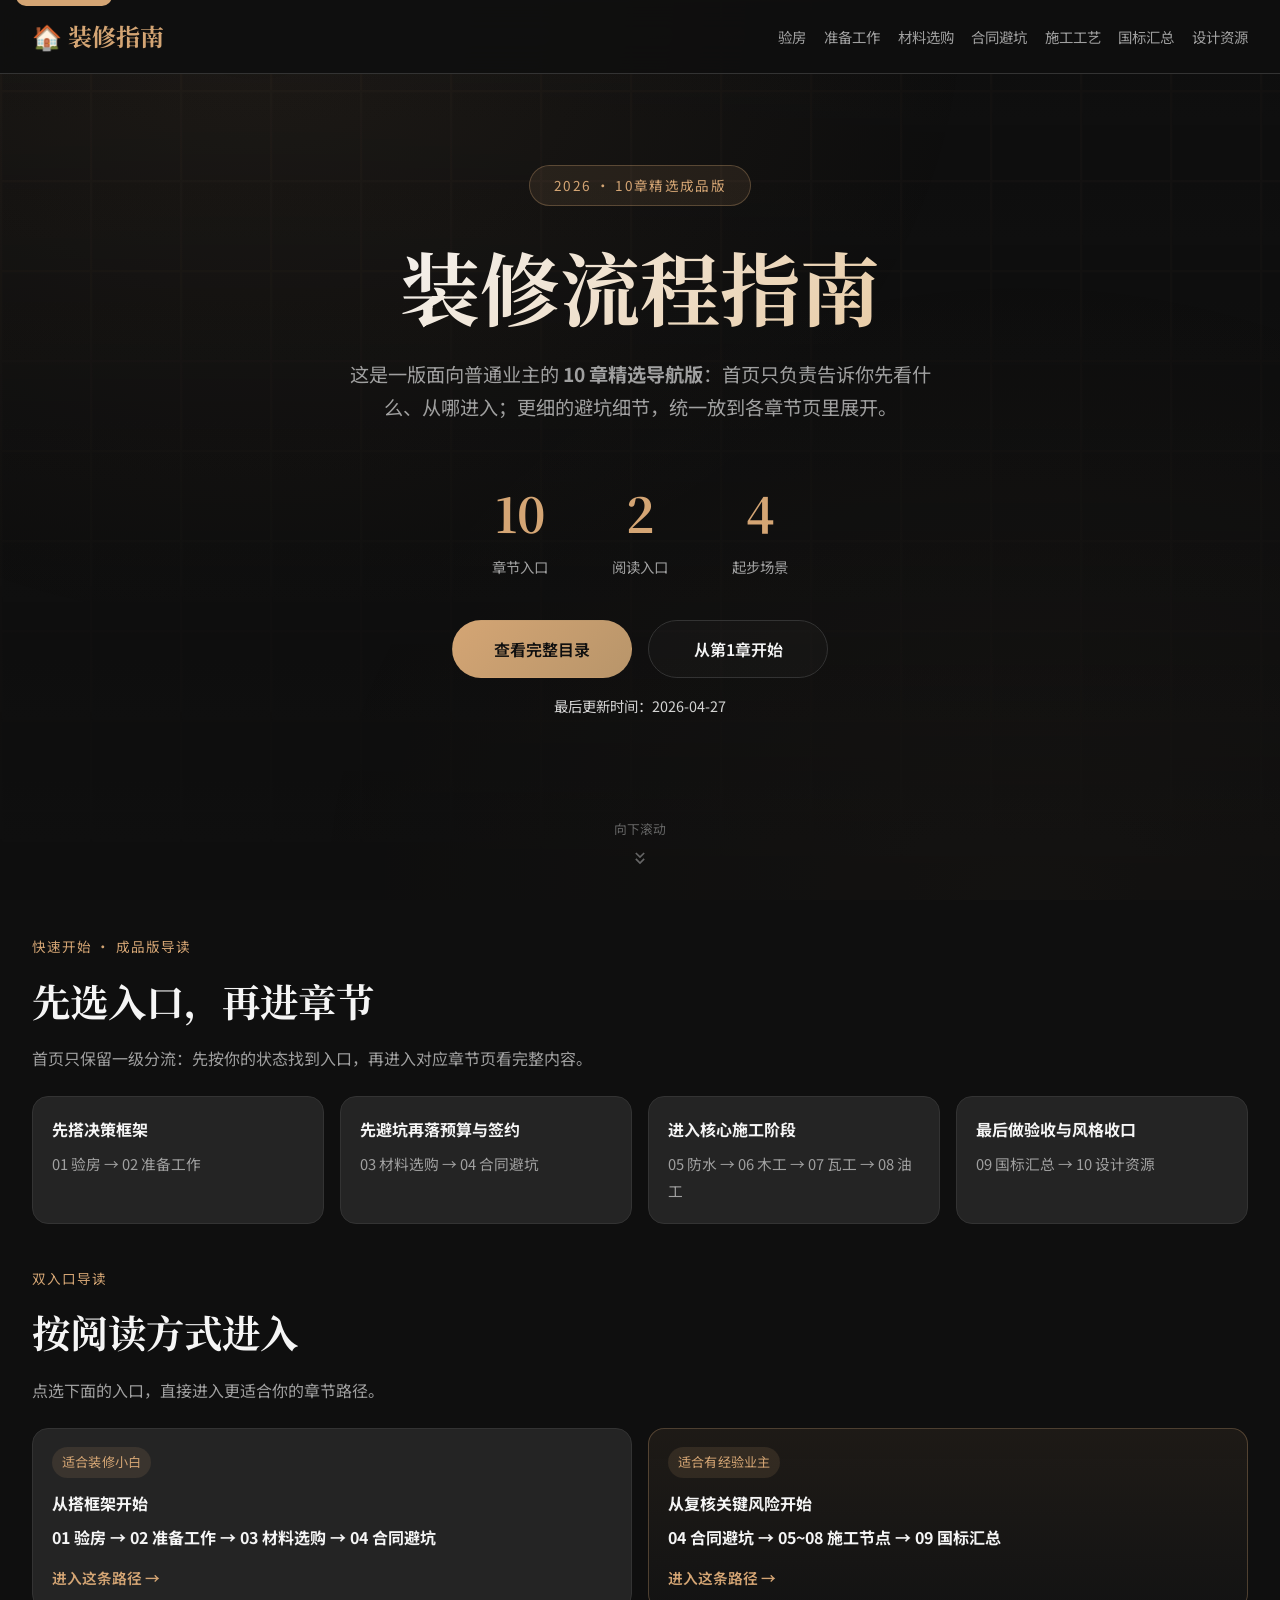
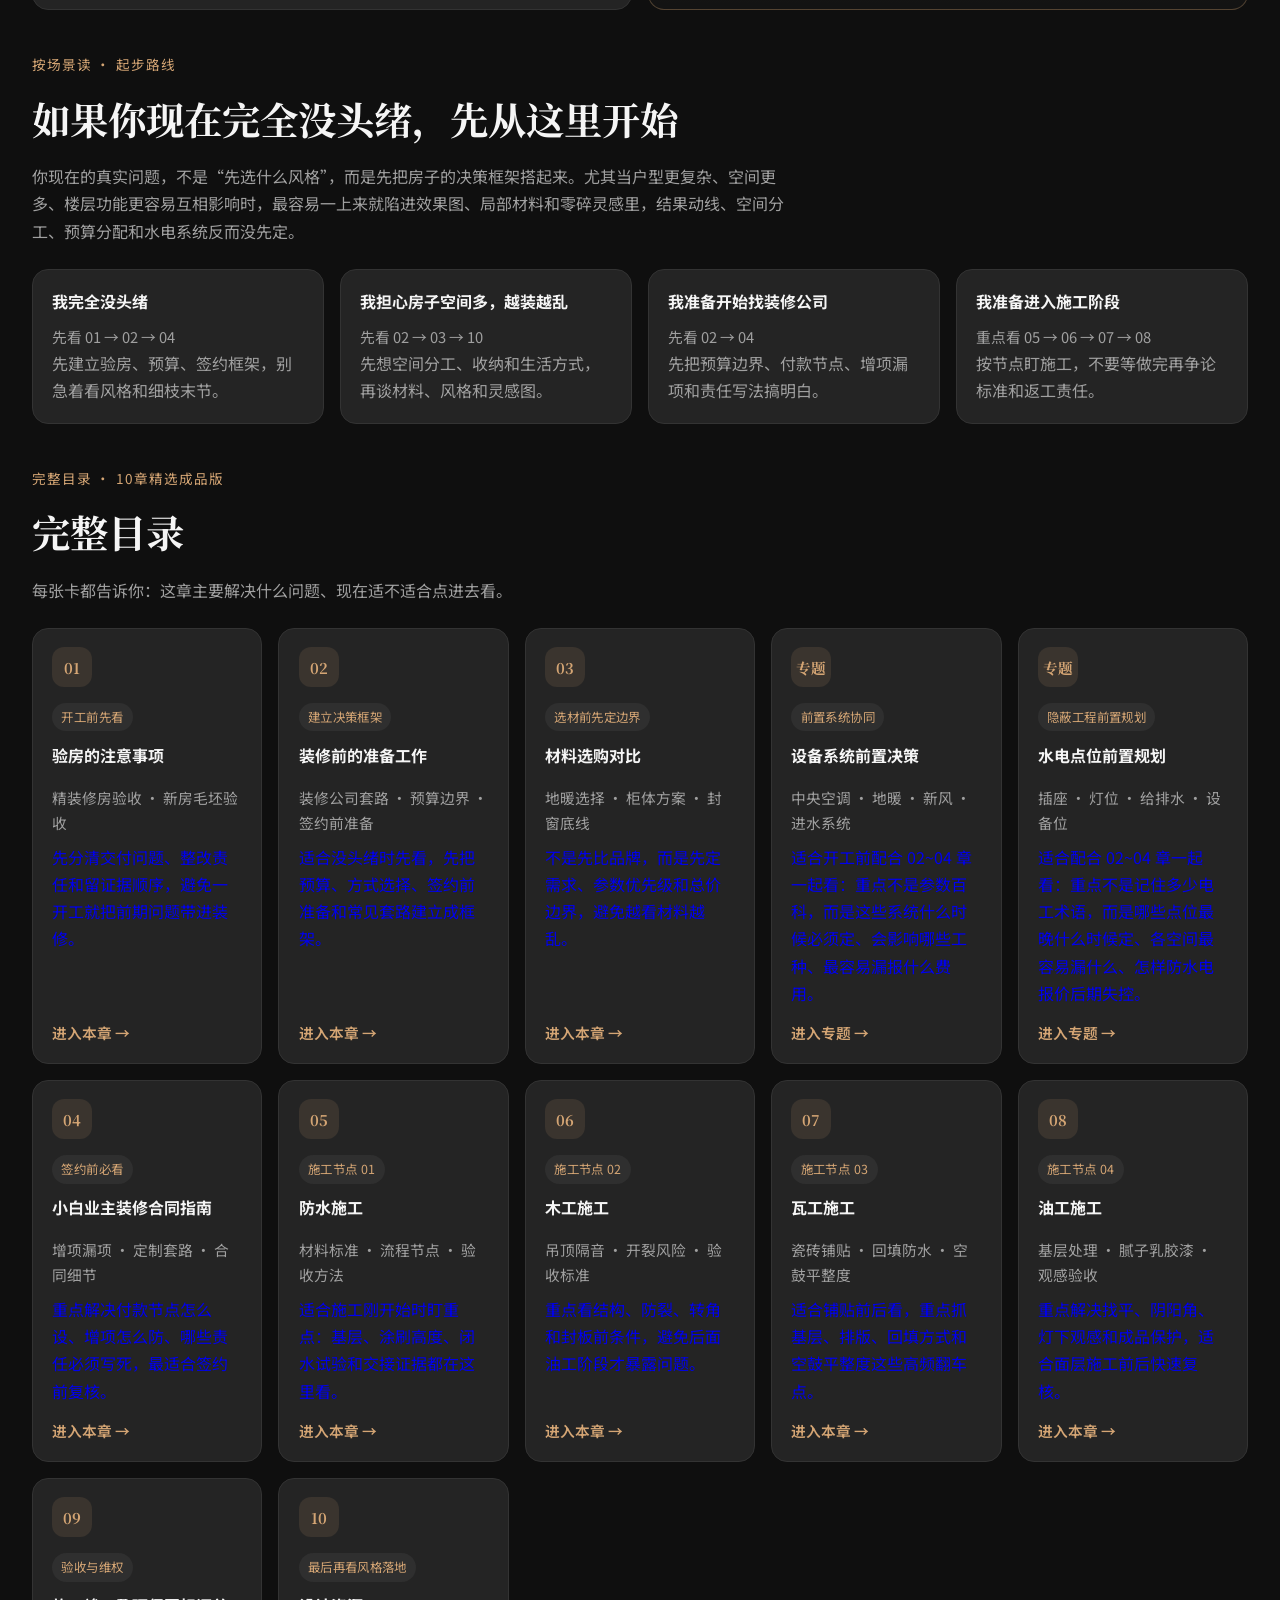
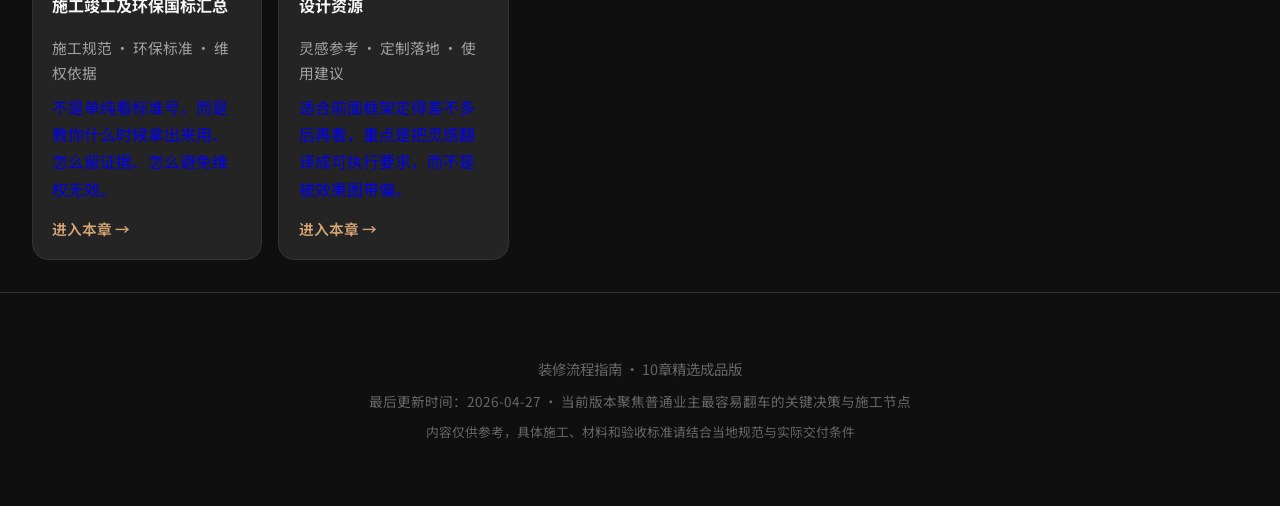
<file: index.html>
<!DOCTYPE html>
<html lang="zh-CN">
<head>
    <meta charset="UTF-8">
    <meta name="viewport" content="width=device-width, initial-scale=1.0">
    <meta name="description" content="10章精选装修避坑指南，涵盖验房、预算、合同、防水、木工、瓦工、油工、环保国标与设计灵感。">
    <meta name="theme-color" content="#0f0f0f">
    <meta property="og:type" content="website">
    <meta property="og:title" content="装修流程指南 | 10章精选避坑攻略">
    <meta property="og:description" content="从验房到竣工，精选10个关键章节，帮你少踩坑、少花冤枉钱。">
    <meta property="og:url" content="https://jonceli.github.io/renovation-guide/">
    <meta property="og:image" content="https://images.unsplash.com/photo-1505693416388-ac5ce068fe85?auto=format&fit=crop&w=1200&h=630&q=80">
    <meta name="twitter:card" content="summary_large_image">
    <meta name="twitter:title" content="装修流程指南 | 10章精选避坑攻略">
    <meta name="twitter:description" content="精选10个关键章节，覆盖验房、合同、施工标准与环保国标。">
    <meta name="twitter:image" content="https://images.unsplash.com/photo-1505693416388-ac5ce068fe85?auto=format&fit=crop&w=1200&h=630&q=80">
    <title>装修流程指南 | 10章精选避坑攻略</title>
    <link rel="preconnect" href="https://fonts.googleapis.com">
    <link rel="preconnect" href="https://fonts.gstatic.com" crossorigin>
    <link href="https://fonts.googleapis.com/css2?family=Noto+Serif+SC:wght@400;600;700&family=Noto+Sans+SC:wght@300;400;500;600&display=swap" rel="stylesheet">
    <link rel="stylesheet" href="styles.css">
</head>
<body>
    <a href="#guide-overview" class="skip-link">跳到正文</a>

    <!-- 顶部导航 -->
    <header class="header">
        <div class="header-content">
            <a href="#top" class="logo">🏠 装修指南</a>
            <button class="nav-toggle" onclick="toggleNav()" aria-expanded="false" aria-controls="navLinks">目录</button>
            <ul class="nav-links" id="navLinks">
                <li><a href="chapters/inspection.html">验房</a></li>
                <li><a href="chapters/preparation.html">准备工作</a></li>
                <li><a href="chapters/materials.html">材料选购</a></li>
                <li><a href="chapters/contracts.html">合同避坑</a></li>
                <li><a href="chapters/waterproofing.html">施工工艺</a></li>
                <li><a href="chapters/standards.html">国标汇总</a></li>
                <li><a href="chapters/design-resources.html">设计资源</a></li>
            </ul>
        </div>
    </header>

    <!-- Hero区域 -->
    <section class="hero" id="top">
        <div class="hero-bg"></div>
        <div class="hero-content">
            <span class="hero-badge">2026 · 10章精选成品版</span>
            <h1>装修流程指南</h1>
            <p>这是一版面向普通业主的 <strong>10 章精选导航版</strong>：首页只负责告诉你先看什么、从哪进入；更细的避坑细节，统一放到各章节页里展开。</p>
            <div class="hero-stats">
                <div class="stat-item">
                    <span class="stat-number">10</span>
                    <span class="stat-label">章节入口</span>
                </div>
                <div class="stat-item">
                    <span class="stat-number">2</span>
                    <span class="stat-label">阅读入口</span>
                </div>
                <div class="stat-item">
                    <span class="stat-number">4</span>
                    <span class="stat-label">起步场景</span>
                </div>
            </div>
            <div class="hero-actions">
                <a href="#guide-overview" class="btn btn-primary">查看完整目录</a>
                <a href="chapters/inspection.html" class="btn btn-secondary">从第1章开始</a>
            </div>
            <p style="margin-top: 1rem; color: rgba(255,255,255,0.82); font-size: 0.9rem;">最后更新时间：2026-04-27</p>
        </div>
        <div class="scroll-indicator">
            <span>向下滚动</span>
            <svg width="20" height="20" viewBox="0 0 24 24" fill="none" stroke="currentColor" stroke-width="2">
                <path d="M7 13l5 5 5-5M7 6l5 5 5-5"/>
            </svg>
        </div>
    </section>

    <section class="guide-overview main-content" id="guide-overview">
        <div class="section-heading">
            <span class="section-eyebrow">快速开始 · 成品版导读</span>
            <h2>先选入口，再进章节</h2>
            <p>首页只保留一级分流：先按你的状态找到入口，再进入对应章节页看完整内容。</p>
        </div>
        <div class="quick-start-grid">
            <a class="quick-start-card" href="chapters/inspection.html">
                <strong>先搭决策框架</strong>
                <span>01 验房 → 02 准备工作</span>
            </a>
            <a class="quick-start-card" href="chapters/contracts.html">
                <strong>先避坑再落预算与签约</strong>
                <span>03 材料选购 → 04 合同避坑</span>
            </a>
            <a class="quick-start-card" href="chapters/waterproofing.html">
                <strong>进入核心施工阶段</strong>
                <span>05 防水 → 06 木工 → 07 瓦工 → 08 油工</span>
            </a>
            <a class="quick-start-card" href="chapters/standards.html">
                <strong>最后做验收与风格收口</strong>
                <span>09 国标汇总 → 10 设计资源</span>
            </a>
        </div>

        <div class="section-heading section-heading-compact">
            <span class="section-eyebrow">双入口导读</span>
            <h2>按阅读方式进入</h2>
            <p>点选下面的入口，直接进入更适合你的章节路径。</p>
        </div>
        <div class="audience-grid">
            <a class="audience-card audience-card-link" href="chapters/inspection.html">
                <span class="audience-tag">适合装修小白</span>
                <strong>从搭框架开始</strong>
                <p><strong>01 验房 → 02 准备工作 → 03 材料选购 → 04 合同避坑</strong></p>
                <span class="directory-cta">进入这条路径 →</span>
            </a>
            <a class="audience-card audience-card-highlight audience-card-link" href="chapters/contracts.html">
                <span class="audience-tag">适合有经验业主</span>
                <strong>从复核关键风险开始</strong>
                <p><strong>04 合同避坑 → 05~08 施工节点 → 09 国标汇总</strong></p>
                <span class="directory-cta">进入这条路径 →</span>
            </a>
        </div>

        <div class="section-heading section-heading-compact">
            <span class="section-eyebrow">按场景读 · 起步路线</span>
            <h2>如果你现在完全没头绪，先从这里开始</h2>
            <p>你现在的真实问题，不是“先选什么风格”，而是先把房子的决策框架搭起来。尤其当户型更复杂、空间更多、楼层功能更容易互相影响时，最容易一上来就陷进效果图、局部材料和零碎灵感里，结果动线、空间分工、预算分配和水电系统反而没先定。</p>
        </div>
        <div class="scenario-grid">
            <a class="scenario-card" href="chapters/inspection.html">
                <strong>我完全没头绪</strong>
                <span>先看 01 → 02 → 04</span>
                <p>先建立验房、预算、签约框架，别急着看风格和细枝末节。</p>
            </a>
            <a class="scenario-card" href="chapters/materials.html">
                <strong>我担心房子空间多，越装越乱</strong>
                <span>先看 02 → 03 → 10</span>
                <p>先想空间分工、收纳和生活方式，再谈材料、风格和灵感图。</p>
            </a>
            <a class="scenario-card" href="chapters/contracts.html">
                <strong>我准备开始找装修公司</strong>
                <span>先看 02 → 04</span>
                <p>先把预算边界、付款节点、增项漏项和责任写法搞明白。</p>
            </a>
            <a class="scenario-card" href="chapters/waterproofing.html">
                <strong>我准备进入施工阶段</strong>
                <span>重点看 05 → 06 → 07 → 08</span>
                <p>按节点盯施工，不要等做完再争论标准和返工责任。</p>
            </a>
        </div>

        <div class="section-heading section-heading-compact">
            <span class="section-eyebrow">完整目录 · 10章精选成品版</span>
            <h2>完整目录</h2>
            <p>每张卡都告诉你：这章主要解决什么问题、现在适不适合点进去看。</p>
        </div>
        <div class="directory-grid">
            <a class="directory-card" href="chapters/inspection.html">
                <span class="directory-index">01</span>
                <span class="directory-stage">开工前先看</span>
                <strong>验房的注意事项</strong>
                <span>精装修房验收 · 新房毛坯验收</span>
                <p>先分清交付问题、整改责任和留证据顺序，避免一开工就把前期问题带进装修。</p>
                <span class="directory-cta">进入本章 →</span>
            </a>
            <a class="directory-card" href="chapters/preparation.html">
                <span class="directory-index">02</span>
                <span class="directory-stage">建立决策框架</span>
                <strong>装修前的准备工作</strong>
                <span>装修公司套路 · 预算边界 · 签约前准备</span>
                <p>适合没头绪时先看，先把预算、方式选择、签约前准备和常见套路建立成框架。</p>
                <span class="directory-cta">进入本章 →</span>
            </a>
            <a class="directory-card" href="chapters/materials.html">
                <span class="directory-index">03</span>
                <span class="directory-stage">选材前先定边界</span>
                <strong>材料选购对比</strong>
                <span>地暖选择 · 柜体方案 · 封窗底线</span>
                <p>不是先比品牌，而是先定需求、参数优先级和总价边界，避免越看材料越乱。</p>
                <span class="directory-cta">进入本章 →</span>
            </a>
            <a class="directory-card" href="chapters/equipment-systems.html">
                <span class="directory-index">专题</span>
                <span class="directory-stage">前置系统协同</span>
                <strong>设备系统前置决策</strong>
                <span>中央空调 · 地暖 · 新风 · 进水系统</span>
                <p>适合开工前配合 02~04 章一起看：重点不是参数百科，而是这些系统什么时候必须定、会影响哪些工种、最容易漏报什么费用。</p>
                <span class="directory-cta">进入专题 →</span>
            </a>
            <a class="directory-card" href="chapters/wiring-and-points.html">
                <span class="directory-index">专题</span>
                <span class="directory-stage">隐蔽工程前置规划</span>
                <strong>水电点位前置规划</strong>
                <span>插座 · 灯位 · 给排水 · 设备位</span>
                <p>适合配合 02~04 章一起看：重点不是记住多少电工术语，而是哪些点位最晚什么时候定、各空间最容易漏什么、怎样防水电报价后期失控。</p>
                <span class="directory-cta">进入专题 →</span>
            </a>
            <a class="directory-card" href="chapters/contracts.html">
                <span class="directory-index">04</span>
                <span class="directory-stage">签约前必看</span>
                <strong>小白业主装修合同指南</strong>
                <span>增项漏项 · 定制套路 · 合同细节</span>
                <p>重点解决付款节点怎么设、增项怎么防、哪些责任必须写死，最适合签约前复核。</p>
                <span class="directory-cta">进入本章 →</span>
            </a>
            <a class="directory-card" href="chapters/waterproofing.html">
                <span class="directory-index">05</span>
                <span class="directory-stage">施工节点 01</span>
                <strong>防水施工</strong>
                <span>材料标准 · 流程节点 · 验收方法</span>
                <p>适合施工刚开始时盯重点：基层、涂刷高度、闭水试验和交接证据都在这里看。</p>
                <span class="directory-cta">进入本章 →</span>
            </a>
            <a class="directory-card" href="chapters/carpentry.html">
                <span class="directory-index">06</span>
                <span class="directory-stage">施工节点 02</span>
                <strong>木工施工</strong>
                <span>吊顶隔音 · 开裂风险 · 验收标准</span>
                <p>重点看结构、防裂、转角和封板前条件，避免后面油工阶段才暴露问题。</p>
                <span class="directory-cta">进入本章 →</span>
            </a>
            <a class="directory-card" href="chapters/tiling.html">
                <span class="directory-index">07</span>
                <span class="directory-stage">施工节点 03</span>
                <strong>瓦工施工</strong>
                <span>瓷砖铺贴 · 回填防水 · 空鼓平整度</span>
                <p>适合铺贴前后看，重点抓基层、排版、回填方式和空鼓平整度这些高频翻车点。</p>
                <span class="directory-cta">进入本章 →</span>
            </a>
            <a class="directory-card" href="chapters/painting.html">
                <span class="directory-index">08</span>
                <span class="directory-stage">施工节点 04</span>
                <strong>油工施工</strong>
                <span>基层处理 · 腻子乳胶漆 · 观感验收</span>
                <p>重点解决找平、阴阳角、灯下观感和成品保护，适合面层施工前后快速复核。</p>
                <span class="directory-cta">进入本章 →</span>
            </a>
            <a class="directory-card" href="chapters/standards.html">
                <span class="directory-index">09</span>
                <span class="directory-stage">验收与维权</span>
                <strong>施工竣工及环保国标汇总</strong>
                <span>施工规范 · 环保标准 · 维权依据</span>
                <p>不是单纯看标准号，而是教你什么时候拿出来用、怎么留证据、怎么避免维权无效。</p>
                <span class="directory-cta">进入本章 →</span>
            </a>
            <a class="directory-card" href="chapters/design-resources.html">
                <span class="directory-index">10</span>
                <span class="directory-stage">最后再看风格落地</span>
                <strong>设计资源</strong>
                <span>灵感参考 · 定制落地 · 使用建议</span>
                <p>适合前面框架定得差不多后再看，重点是把灵感翻译成可执行要求，而不是被效果图带偏。</p>
                <span class="directory-cta">进入本章 →</span>
            </a>
        </div>
    </section>

    <!-- Footer -->
    <footer class="footer">
        <p>装修流程指南 · 10章精选成品版</p>
        <p style="margin-top: 0.5rem; font-size: 0.85rem;">最后更新时间：2026-04-27 · 当前版本聚焦普通业主最容易翻车的关键决策与施工节点</p>
        <p style="margin-top: 0.5rem; font-size: 0.8rem;">内容仅供参考，具体施工、材料和验收标准请结合当地规范与实际交付条件</p>
    </footer>

    <!-- 返回顶部 -->
    <div class="back-to-top" id="backToTop" role="button" tabindex="0" aria-label="返回顶部" onclick="scrollToTop()" onkeydown="if(event.key==='Enter'||event.key===' '){event.preventDefault();scrollToTop();}">
        <svg viewBox="0 0 24 24" fill="none" stroke="currentColor" stroke-width="2">
            <path d="M18 15l-6-6-6 6"/>
        </svg>
    </div>

    <script src="script.js"></script>
</body>
</html>
</file>
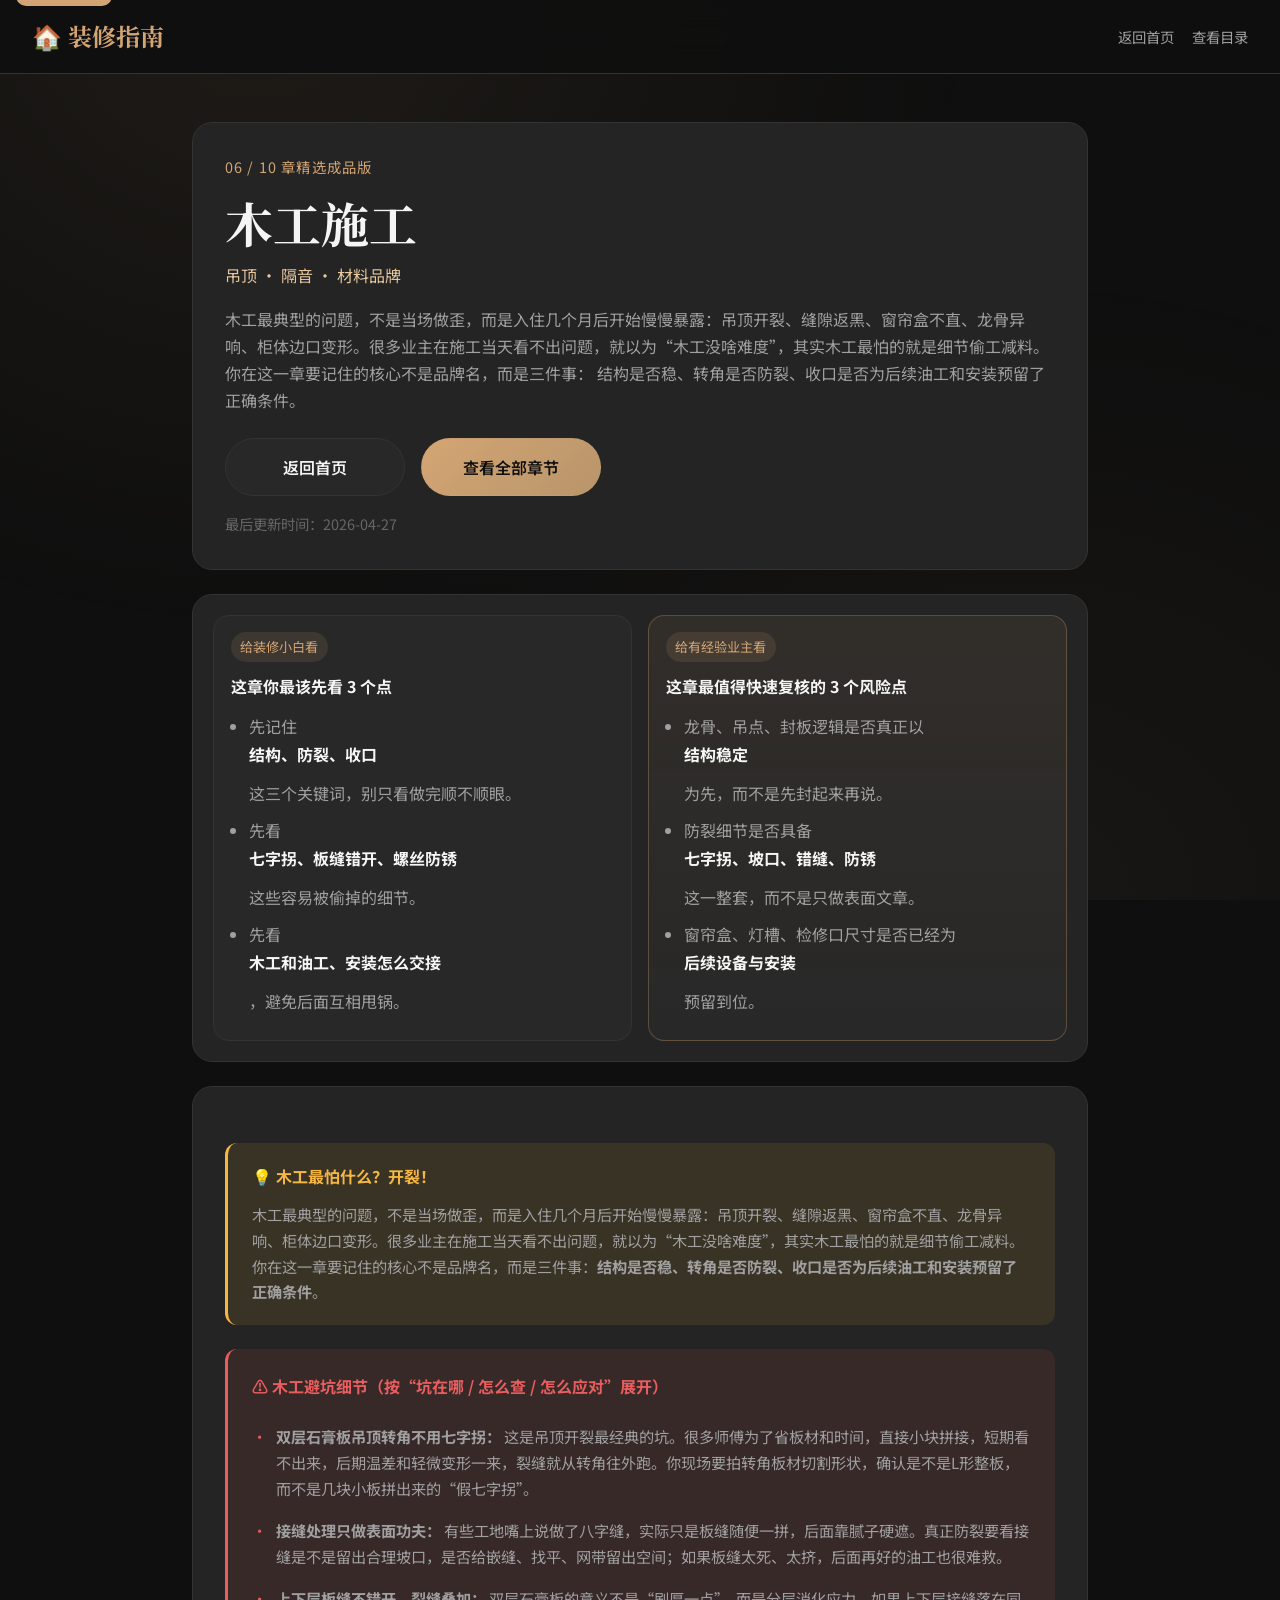
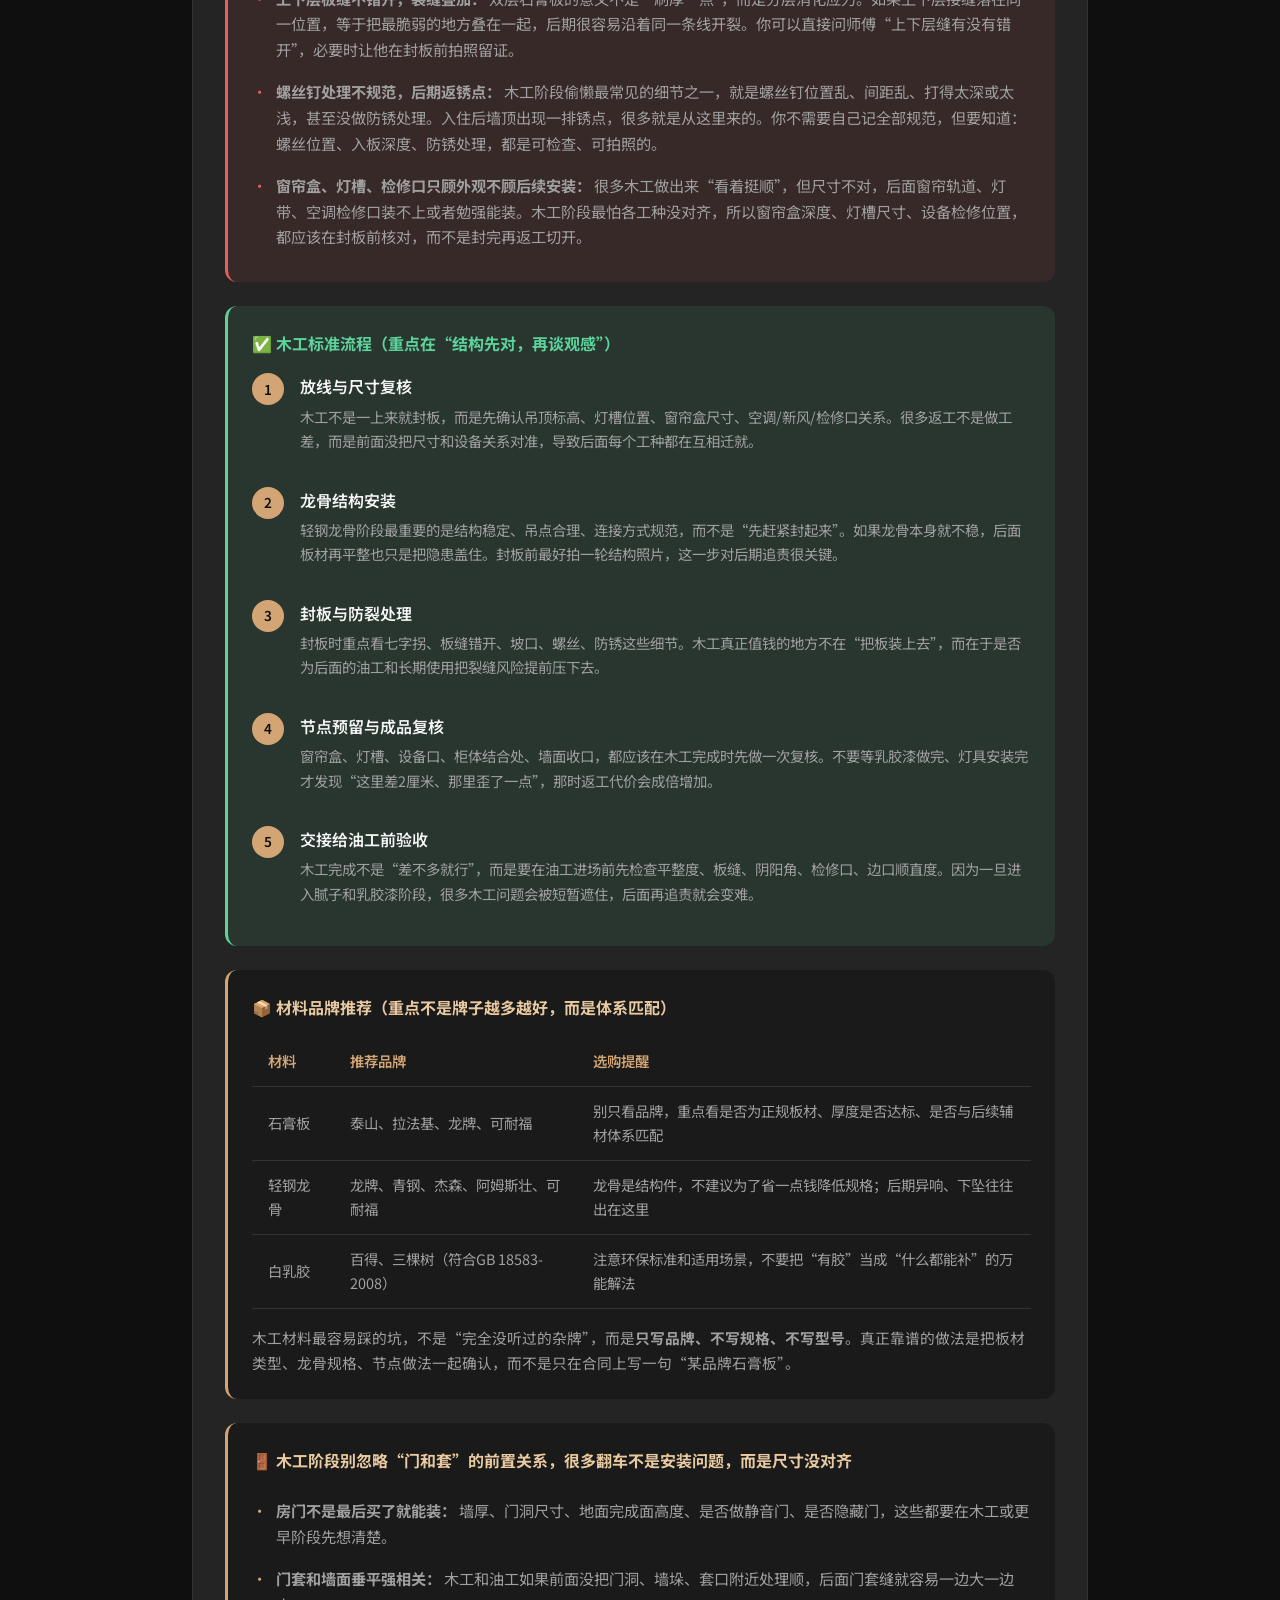
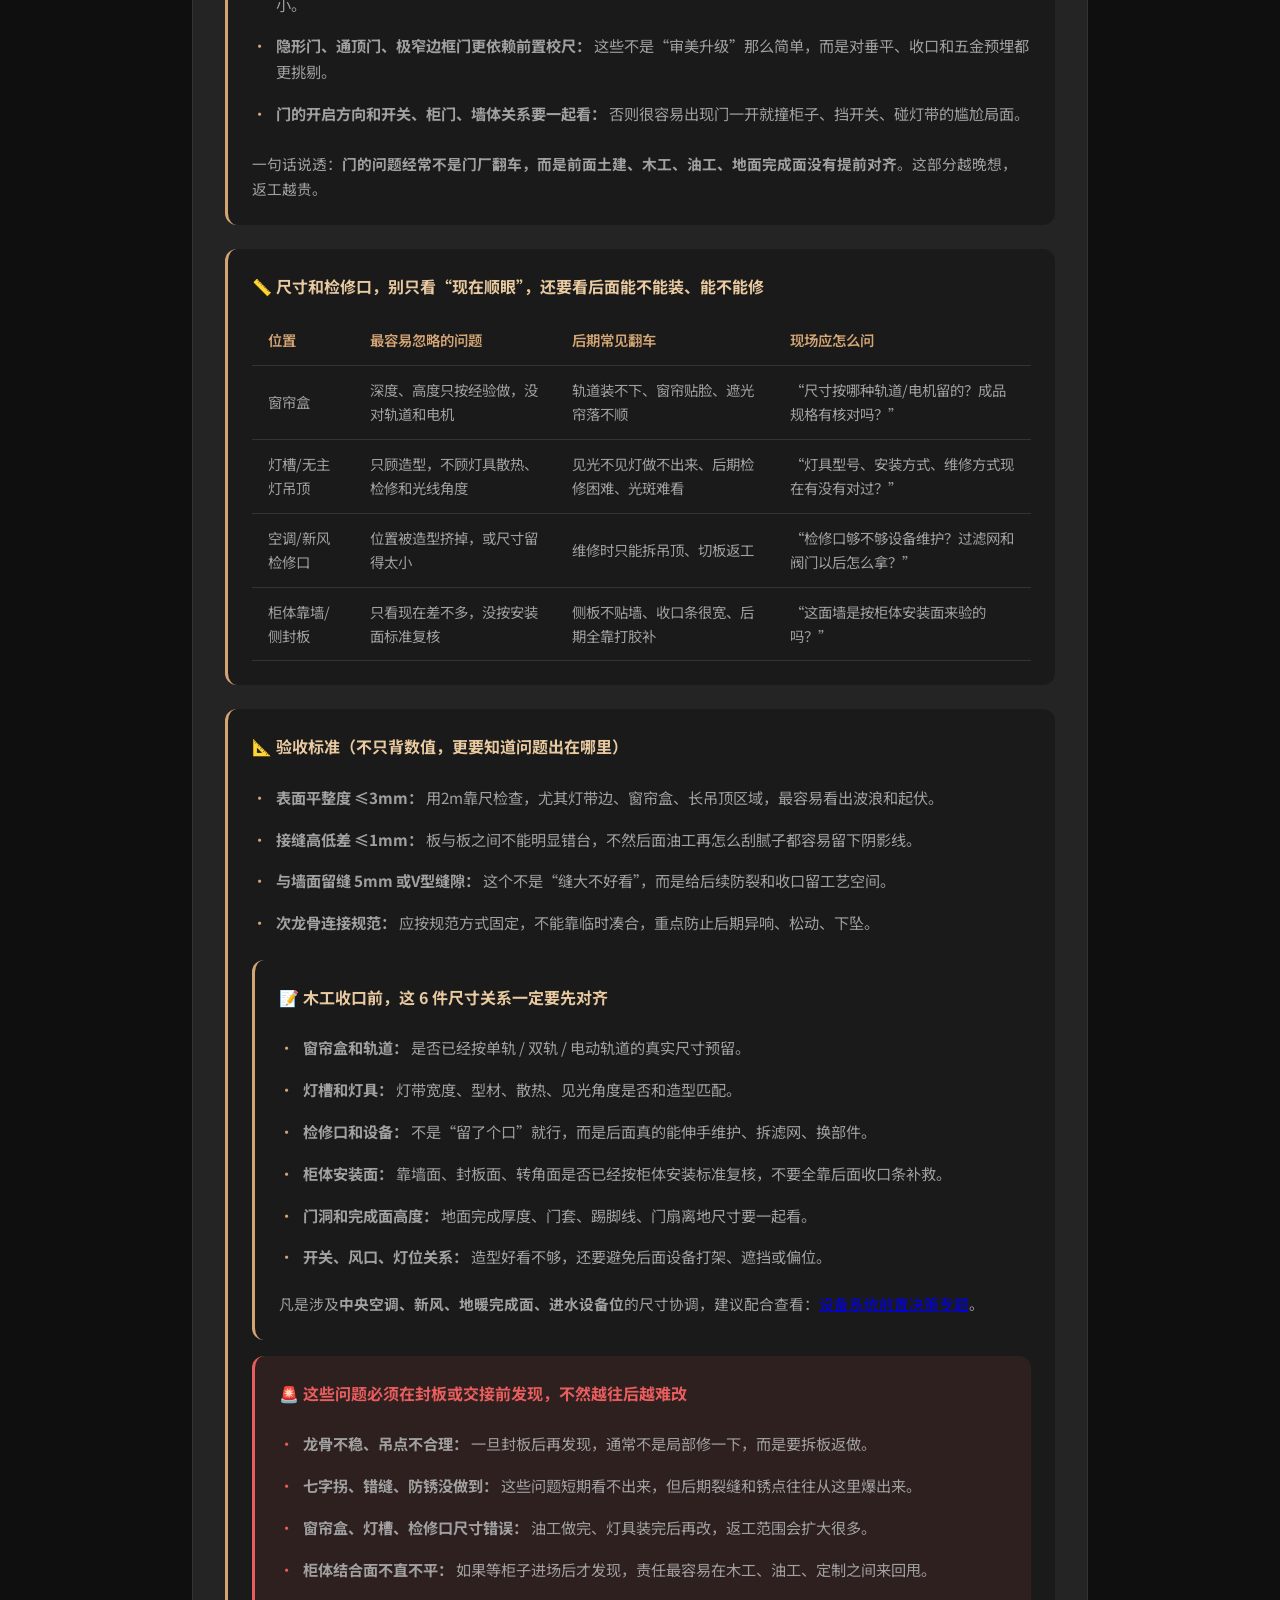
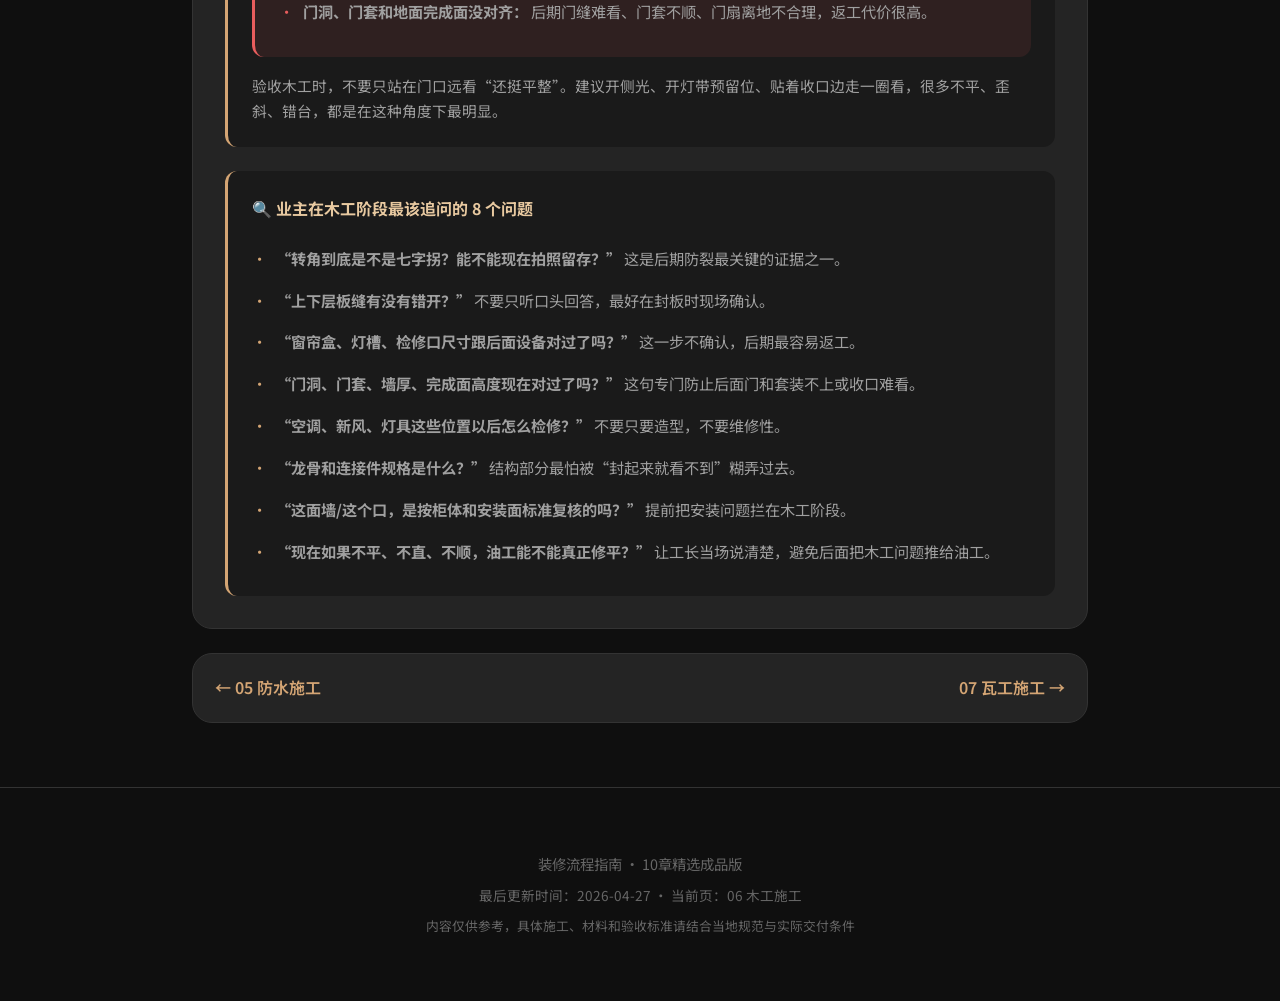
<file: chapters/carpentry.html>
<!DOCTYPE html>
<html lang="zh-CN">
<head>
    <meta charset="UTF-8">
    <meta name="viewport" content="width=device-width, initial-scale=1.0">
    <meta name="description" content="木工最典型的问题，不是当场做歪，而是入住几个月后开始慢慢暴露：吊顶开裂、缝隙返黑、窗帘盒不直、龙骨异响、柜体边口变形。很多业主在施工当天看不出问题，就以为“木工没啥难度”，其实木工最怕的就是细节偷工减料。你在这一章要记住的核心不是品牌名，而是三件事： 结构是否稳、转角是否防裂、收口是否为后续油工和安装预留了正确条件。">
    <meta name="theme-color" content="#0f0f0f">
    <link rel="canonical" href="https://jonceli.github.io/renovation-guide/chapters/carpentry.html">
    <link rel="prev" href="https://jonceli.github.io/renovation-guide/chapters/waterproofing.html">
    <link rel="next" href="https://jonceli.github.io/renovation-guide/chapters/tiling.html">
    <meta property="og:type" content="article">
    <meta property="og:title" content="木工施工 | 装修流程指南">
    <meta property="og:description" content="木工最典型的问题，不是当场做歪，而是入住几个月后开始慢慢暴露：吊顶开裂、缝隙返黑、窗帘盒不直、龙骨异响、柜体边口变形。很多业主在施工当天看不出问题，就以为“木工没啥难度”，其实木工最怕的就是细节偷工减料。你在这一章要记住的核心不是品牌名，而是三件事： 结构是否稳、转角是否防裂、收口是否为后续油工和安装预留了正确条件。">
    <meta property="og:url" content="https://jonceli.github.io/renovation-guide/chapters/carpentry.html">
    <meta property="og:image" content="https://images.unsplash.com/photo-1505693416388-ac5ce068fe85?auto=format&fit=crop&w=1200&h=630&q=80">
    <meta name="twitter:card" content="summary_large_image">
    <meta name="twitter:title" content="木工施工 | 装修流程指南">
    <meta name="twitter:description" content="木工最典型的问题，不是当场做歪，而是入住几个月后开始慢慢暴露：吊顶开裂、缝隙返黑、窗帘盒不直、龙骨异响、柜体边口变形。很多业主在施工当天看不出问题，就以为“木工没啥难度”，其实木工最怕的就是细节偷工减料。你在这一章要记住的核心不是品牌名，而是三件事： 结构是否稳、转角是否防裂、收口是否为后续油工和安装预留了正确条件。">
    <meta name="twitter:image" content="https://images.unsplash.com/photo-1505693416388-ac5ce068fe85?auto=format&fit=crop&w=1200&h=630&q=80">
    <title>木工施工 | 装修流程指南</title>
    <link rel="preconnect" href="https://fonts.googleapis.com">
    <link rel="preconnect" href="https://fonts.gstatic.com" crossorigin>
    <link href="https://fonts.googleapis.com/css2?family=Noto+Serif+SC:wght@400;600;700&family=Noto+Sans+SC:wght@300;400;500;600&display=swap" rel="stylesheet">
    <link rel="stylesheet" href="../styles.css">
</head>
<body class="chapter-page-body">
    <a href="#chapter-main" class="skip-link">跳到正文</a>
    <header class="header">
        <div class="header-content">
            <a href="../index.html" class="logo">🏠 装修指南</a>
            <ul class="nav-links nav-links-static">
                <li><a href="../index.html">返回首页</a></li>
                <li><a href="../index.html#guide-overview">查看目录</a></li>
            </ul>
        </div>
    </header>

    <main class="main-content chapter-page-main" id="chapter-main">
        <section class="chapter-page-hero">
            <div class="chapter-page-meta">06 / 10 章精选成品版</div>
            <h1>木工施工</h1>
            <p class="chapter-page-subtitle">吊顶 · 隔音 · 材料品牌</p>
            <p class="chapter-page-summary">木工最典型的问题，不是当场做歪，而是入住几个月后开始慢慢暴露：吊顶开裂、缝隙返黑、窗帘盒不直、龙骨异响、柜体边口变形。很多业主在施工当天看不出问题，就以为“木工没啥难度”，其实木工最怕的就是细节偷工减料。你在这一章要记住的核心不是品牌名，而是三件事： 结构是否稳、转角是否防裂、收口是否为后续油工和安装预留了正确条件。</p>
            <div class="chapter-page-actions">
                <a href="../index.html" class="btn btn-secondary">返回首页</a>
                <a href="../index.html#guide-overview" class="btn btn-primary">查看全部章节</a>
            </div>
            <p class="chapter-page-updated">最后更新时间：2026-04-27</p>
        </section>

        <section class="chapter-reader-guide">
            <div class="chapter-reader-card">
                <span class="chapter-reader-tag">给装修小白看</span>
                <strong>这章你最该先看 3 个点</strong>
                <ul>
                    <li>先记住<strong>结构、防裂、收口</strong>这三个关键词，别只看做完顺不顺眼。</li>
                    <li>先看<strong>七字拐、板缝错开、螺丝防锈</strong>这些容易被偷掉的细节。</li>
                    <li>先看<strong>木工和油工、安装怎么交接</strong>，避免后面互相甩锅。</li>
                </ul>
            </div>
            <div class="chapter-reader-card chapter-reader-card-highlight">
                <span class="chapter-reader-tag">给有经验业主看</span>
                <strong>这章最值得快速复核的 3 个风险点</strong>
                <ul>
                    <li>龙骨、吊点、封板逻辑是否真正以<strong>结构稳定</strong>为先，而不是先封起来再说。</li>
                    <li>防裂细节是否具备<strong>七字拐、坡口、错缝、防锈</strong>这一整套，而不是只做表面文章。</li>
                    <li>窗帘盒、灯槽、检修口尺寸是否已经为<strong>后续设备与安装</strong>预留到位。</li>
                </ul>
            </div>
        </section>

        <article class="chapter-page-article">
            <div class="chapter-body">
<div class="tip-box">
                        <h4>💡 木工最怕什么？开裂！</h4>
                        <p>木工最典型的问题，不是当场做歪，而是入住几个月后开始慢慢暴露：吊顶开裂、缝隙返黑、窗帘盒不直、龙骨异响、柜体边口变形。很多业主在施工当天看不出问题，就以为“木工没啥难度”，其实木工最怕的就是细节偷工减料。你在这一章要记住的核心不是品牌名，而是三件事：<strong>结构是否稳、转角是否防裂、收口是否为后续油工和安装预留了正确条件</strong>。</p>
                    </div>
                    <div class="content-grid">
                        <div class="info-box warning-box">
                            <h4>⚠️ 木工避坑细节（按“坑在哪 / 怎么查 / 怎么应对”展开）</h4>
                            <ul>
                                <li><strong>双层石膏板吊顶转角不用七字拐：</strong> 这是吊顶开裂最经典的坑。很多师傅为了省板材和时间，直接小块拼接，短期看不出来，后期温差和轻微变形一来，裂缝就从转角往外跑。你现场要拍转角板材切割形状，确认是不是L形整板，而不是几块小板拼出来的“假七字拐”。</li>
                                <li><strong>接缝处理只做表面功夫：</strong> 有些工地嘴上说做了八字缝，实际只是板缝随便一拼，后面靠腻子硬遮。真正防裂要看接缝是不是留出合理坡口，是否给嵌缝、找平、网带留出空间；如果板缝太死、太挤，后面再好的油工也很难救。</li>
                                <li><strong>上下层板缝不错开，裂缝叠加：</strong> 双层石膏板的意义不是“刷厚一点”，而是分层消化应力。如果上下层接缝落在同一位置，等于把最脆弱的地方叠在一起，后期很容易沿着同一条线开裂。你可以直接问师傅“上下层缝有没有错开”，必要时让他在封板前拍照留证。</li>
                                <li><strong>螺丝钉处理不规范，后期返锈点：</strong> 木工阶段偷懒最常见的细节之一，就是螺丝钉位置乱、间距乱、打得太深或太浅，甚至没做防锈处理。入住后墙顶出现一排锈点，很多就是从这里来的。你不需要自己记全部规范，但要知道：螺丝位置、入板深度、防锈处理，都是可检查、可拍照的。</li>
                                <li><strong>窗帘盒、灯槽、检修口只顾外观不顾后续安装：</strong> 很多木工做出来“看着挺顺”，但尺寸不对，后面窗帘轨道、灯带、空调检修口装不上或者勉强能装。木工阶段最怕各工种没对齐，所以窗帘盒深度、灯槽尺寸、设备检修位置，都应该在封板前核对，而不是封完再返工切开。</li>
                            </ul>
                        </div>
                        <div class="info-box success-box">
                            <h4>✅ 木工标准流程（重点在“结构先对，再谈观感”）</h4>
                            <div class="flow-steps">
                                <div class="flow-step">
                                    <div class="step-number">1</div>
                                    <div class="step-content">
                                        <div class="step-title">放线与尺寸复核</div>
                                        <div class="step-desc">木工不是一上来就封板，而是先确认吊顶标高、灯槽位置、窗帘盒尺寸、空调/新风/检修口关系。很多返工不是做工差，而是前面没把尺寸和设备关系对准，导致后面每个工种都在互相迁就。</div>
                                    </div>
                                </div>
                                <div class="flow-step">
                                    <div class="step-number">2</div>
                                    <div class="step-content">
                                        <div class="step-title">龙骨结构安装</div>
                                        <div class="step-desc">轻钢龙骨阶段最重要的是结构稳定、吊点合理、连接方式规范，而不是“先赶紧封起来”。如果龙骨本身就不稳，后面板材再平整也只是把隐患盖住。封板前最好拍一轮结构照片，这一步对后期追责很关键。</div>
                                    </div>
                                </div>
                                <div class="flow-step">
                                    <div class="step-number">3</div>
                                    <div class="step-content">
                                        <div class="step-title">封板与防裂处理</div>
                                        <div class="step-desc">封板时重点看七字拐、板缝错开、坡口、螺丝、防锈这些细节。木工真正值钱的地方不在“把板装上去”，而在于是否为后面的油工和长期使用把裂缝风险提前压下去。</div>
                                    </div>
                                </div>
                                <div class="flow-step">
                                    <div class="step-number">4</div>
                                    <div class="step-content">
                                        <div class="step-title">节点预留与成品复核</div>
                                        <div class="step-desc">窗帘盒、灯槽、设备口、柜体结合处、墙面收口，都应该在木工完成时先做一次复核。不要等乳胶漆做完、灯具安装完才发现“这里差2厘米、那里歪了一点”，那时返工代价会成倍增加。</div>
                                    </div>
                                </div>
                                <div class="flow-step">
                                    <div class="step-number">5</div>
                                    <div class="step-content">
                                        <div class="step-title">交接给油工前验收</div>
                                        <div class="step-desc">木工完成不是“差不多就行”，而是要在油工进场前先检查平整度、板缝、阴阳角、检修口、边口顺直度。因为一旦进入腻子和乳胶漆阶段，很多木工问题会被短暂遮住，后面再追责就会变难。</div>
                                    </div>
                                </div>
                            </div>
                        </div>
                        <div class="info-box">
                            <h4>📦 材料品牌推荐（重点不是牌子越多越好，而是体系匹配）</h4>
                            <table class="material-table">
                                <tr>
                                    <th>材料</th>
                                    <th>推荐品牌</th>
                                    <th>选购提醒</th>
                                </tr>
                                <tr>
                                    <td>石膏板</td>
                                    <td>泰山、拉法基、龙牌、可耐福</td>
                                    <td>别只看品牌，重点看是否为正规板材、厚度是否达标、是否与后续辅材体系匹配</td>
                                </tr>
                                <tr>
                                    <td>轻钢龙骨</td>
                                    <td>龙牌、青钢、杰森、阿姆斯壮、可耐福</td>
                                    <td>龙骨是结构件，不建议为了省一点钱降低规格；后期异响、下坠往往出在这里</td>
                                </tr>
                                <tr>
                                    <td>白乳胶</td>
                                    <td>百得、三棵树（符合GB 18583-2008）</td>
                                    <td>注意环保标准和适用场景，不要把“有胶”当成“什么都能补”的万能解法</td>
                                </tr>
                            </table>
                            <p style="color:var(--text-secondary);font-size:0.92rem;margin-top:1rem;">木工材料最容易踩的坑，不是“完全没听过的杂牌”，而是<strong>只写品牌、不写规格、不写型号</strong>。真正靠谱的做法是把板材类型、龙骨规格、节点做法一起确认，而不是只在合同上写一句“某品牌石膏板”。</p>
                        </div>
                        <div class="info-box">
                            <h4>🚪 木工阶段别忽略“门和套”的前置关系，很多翻车不是安装问题，而是尺寸没对齐</h4>
                            <ul>
                                <li><strong>房门不是最后买了就能装：</strong> 墙厚、门洞尺寸、地面完成面高度、是否做静音门、是否隐藏门，这些都要在木工或更早阶段先想清楚。</li>
                                <li><strong>门套和墙面垂平强相关：</strong> 木工和油工如果前面没把门洞、墙垛、套口附近处理顺，后面门套缝就容易一边大一边小。</li>
                                <li><strong>隐形门、通顶门、极窄边框门更依赖前置校尺：</strong> 这些不是“审美升级”那么简单，而是对垂平、收口和五金预埋都更挑剔。</li>
                                <li><strong>门的开启方向和开关、柜门、墙体关系要一起看：</strong> 否则很容易出现门一开就撞柜子、挡开关、碰灯带的尴尬局面。</li>
                            </ul>
                            <p style="color:var(--text-secondary);font-size:0.92rem;margin-top:1rem;">一句话说透：<strong>门的问题经常不是门厂翻车，而是前面土建、木工、油工、地面完成面没有提前对齐</strong>。这部分越晚想，返工越贵。</p>
                        </div>
                        <div class="info-box">
                            <h4>📏 尺寸和检修口，别只看“现在顺眼”，还要看后面能不能装、能不能修</h4>
                            <table class="material-table">
                                <tr>
                                    <th>位置</th>
                                    <th>最容易忽略的问题</th>
                                    <th>后期常见翻车</th>
                                    <th>现场应怎么问</th>
                                </tr>
                                <tr>
                                    <td>窗帘盒</td>
                                    <td>深度、高度只按经验做，没对轨道和电机</td>
                                    <td>轨道装不下、窗帘贴脸、遮光帘落不顺</td>
                                    <td>“尺寸按哪种轨道/电机留的？成品规格有核对吗？”</td>
                                </tr>
                                <tr>
                                    <td>灯槽/无主灯吊顶</td>
                                    <td>只顾造型，不顾灯具散热、检修和光线角度</td>
                                    <td>见光不见灯做不出来、后期检修困难、光斑难看</td>
                                    <td>“灯具型号、安装方式、维修方式现在有没有对过？”</td>
                                </tr>
                                <tr>
                                    <td>空调/新风检修口</td>
                                    <td>位置被造型挤掉，或尺寸留得太小</td>
                                    <td>维修时只能拆吊顶、切板返工</td>
                                    <td>“检修口够不够设备维护？过滤网和阀门以后怎么拿？”</td>
                                </tr>
                                <tr>
                                    <td>柜体靠墙/侧封板</td>
                                    <td>只看现在差不多，没按安装面标准复核</td>
                                    <td>侧板不贴墙、收口条很宽、后期全靠打胶补</td>
                                    <td>“这面墙是按柜体安装面来验的吗？”</td>
                                </tr>
                            </table>
                        </div>
                        <div class="info-box">
                            <h4>📐 验收标准（不只背数值，更要知道问题出在哪里）</h4>
                            <ul>
                                <li><strong>表面平整度 ≤3mm：</strong> 用2m靠尺检查，尤其灯带边、窗帘盒、长吊顶区域，最容易看出波浪和起伏。</li>
                                <li><strong>接缝高低差 ≤1mm：</strong> 板与板之间不能明显错台，不然后面油工再怎么刮腻子都容易留下阴影线。</li>
                                <li><strong>与墙面留缝 5mm 或V型缝隙：</strong> 这个不是“缝大不好看”，而是给后续防裂和收口留工艺空间。</li>
                                <li><strong>次龙骨连接规范：</strong> 应按规范方式固定，不能靠临时凑合，重点防止后期异响、松动、下坠。</li>
                            </ul>
                            <div class="info-box" style="margin-top:1rem;">
                                <h4>📝 木工收口前，这 6 件尺寸关系一定要先对齐</h4>
                                <ul>
                                    <li><strong>窗帘盒和轨道：</strong> 是否已经按单轨 / 双轨 / 电动轨道的真实尺寸预留。</li>
                                    <li><strong>灯槽和灯具：</strong> 灯带宽度、型材、散热、见光角度是否和造型匹配。</li>
                                    <li><strong>检修口和设备：</strong> 不是“留了个口”就行，而是后面真的能伸手维护、拆滤网、换部件。</li>
                                    <li><strong>柜体安装面：</strong> 靠墙面、封板面、转角面是否已经按柜体安装标准复核，不要全靠后面收口条补救。</li>
                                    <li><strong>门洞和完成面高度：</strong> 地面完成厚度、门套、踢脚线、门扇离地尺寸要一起看。</li>
                                    <li><strong>开关、风口、灯位关系：</strong> 造型好看不够，还要避免后面设备打架、遮挡或偏位。</li>
                                </ul>
                                <p style="color:var(--text-secondary);font-size:0.92rem;margin-top:0.8rem;">凡是涉及<strong>中央空调、新风、地暖完成面、进水设备位</strong>的尺寸协调，建议配合查看：<a href="equipment-systems.html">设备系统前置决策专题</a>。</p>
                            </div>
                            <div class="info-box warning-box" style="margin-top:1rem;">
                                <h4>🚨 这些问题必须在封板或交接前发现，不然越往后越难改</h4>
                                <ul>
                                    <li><strong>龙骨不稳、吊点不合理：</strong> 一旦封板后再发现，通常不是局部修一下，而是要拆板返做。</li>
                                    <li><strong>七字拐、错缝、防锈没做到：</strong> 这些问题短期看不出来，但后期裂缝和锈点往往从这里爆出来。</li>
                                    <li><strong>窗帘盒、灯槽、检修口尺寸错误：</strong> 油工做完、灯具装完后再改，返工范围会扩大很多。</li>
                                    <li><strong>柜体结合面不直不平：</strong> 如果等柜子进场后才发现，责任最容易在木工、油工、定制之间来回甩。</li>
                                    <li><strong>门洞、门套和地面完成面没对齐：</strong> 后期门缝难看、门套不顺、门扇离地不合理，返工代价很高。</li>
                                </ul>
                            </div>
                            <p style="color:var(--text-secondary);font-size:0.92rem;margin-top:1rem;">验收木工时，不要只站在门口远看“还挺平整”。建议开侧光、开灯带预留位、贴着收口边走一圈看，很多不平、歪斜、错台，都是在这种角度下最明显。</p>
                        </div>
                        <div class="info-box">
                            <h4>🔍 业主在木工阶段最该追问的 8 个问题</h4>
                            <ul>
                                <li><strong>“转角到底是不是七字拐？能不能现在拍照留存？”</strong> 这是后期防裂最关键的证据之一。</li>
                                <li><strong>“上下层板缝有没有错开？”</strong> 不要只听口头回答，最好在封板时现场确认。</li>
                                <li><strong>“窗帘盒、灯槽、检修口尺寸跟后面设备对过了吗？”</strong> 这一步不确认，后期最容易返工。</li>
                                <li><strong>“门洞、门套、墙厚、完成面高度现在对过了吗？”</strong> 这句专门防止后面门和套装不上或收口难看。</li>
                                <li><strong>“空调、新风、灯具这些位置以后怎么检修？”</strong> 不要只要造型，不要维修性。</li>
                                <li><strong>“龙骨和连接件规格是什么？”</strong> 结构部分最怕被“封起来就看不到”糊弄过去。</li>
                                <li><strong>“这面墙/这个口，是按柜体和安装面标准复核的吗？”</strong> 提前把安装问题拦在木工阶段。</li>
                                <li><strong>“现在如果不平、不直、不顺，油工能不能真正修平？”</strong> 让工长当场说清楚，避免后面把木工问题推给油工。</li>
                            </ul>
                        </div>
                    </div>
            </div>
        </article>

        <nav class="chapter-page-nav" aria-label="章节翻页导航">
            <a class="chapter-nav-link" href="waterproofing.html">← 05 防水施工</a>
            <a class="chapter-nav-link" href="tiling.html">07 瓦工施工 →</a>
        </nav>
    </main>

    <footer class="footer">
        <p>装修流程指南 · 10章精选成品版</p>
        <p style="margin-top: 0.5rem; font-size: 0.85rem;">最后更新时间：2026-04-27 · 当前页：06 木工施工</p>
        <p style="margin-top: 0.5rem; font-size: 0.8rem;">内容仅供参考，具体施工、材料和验收标准请结合当地规范与实际交付条件</p>
    </footer>

    <script src="../script.js"></script>
</body>
</html>
</file>
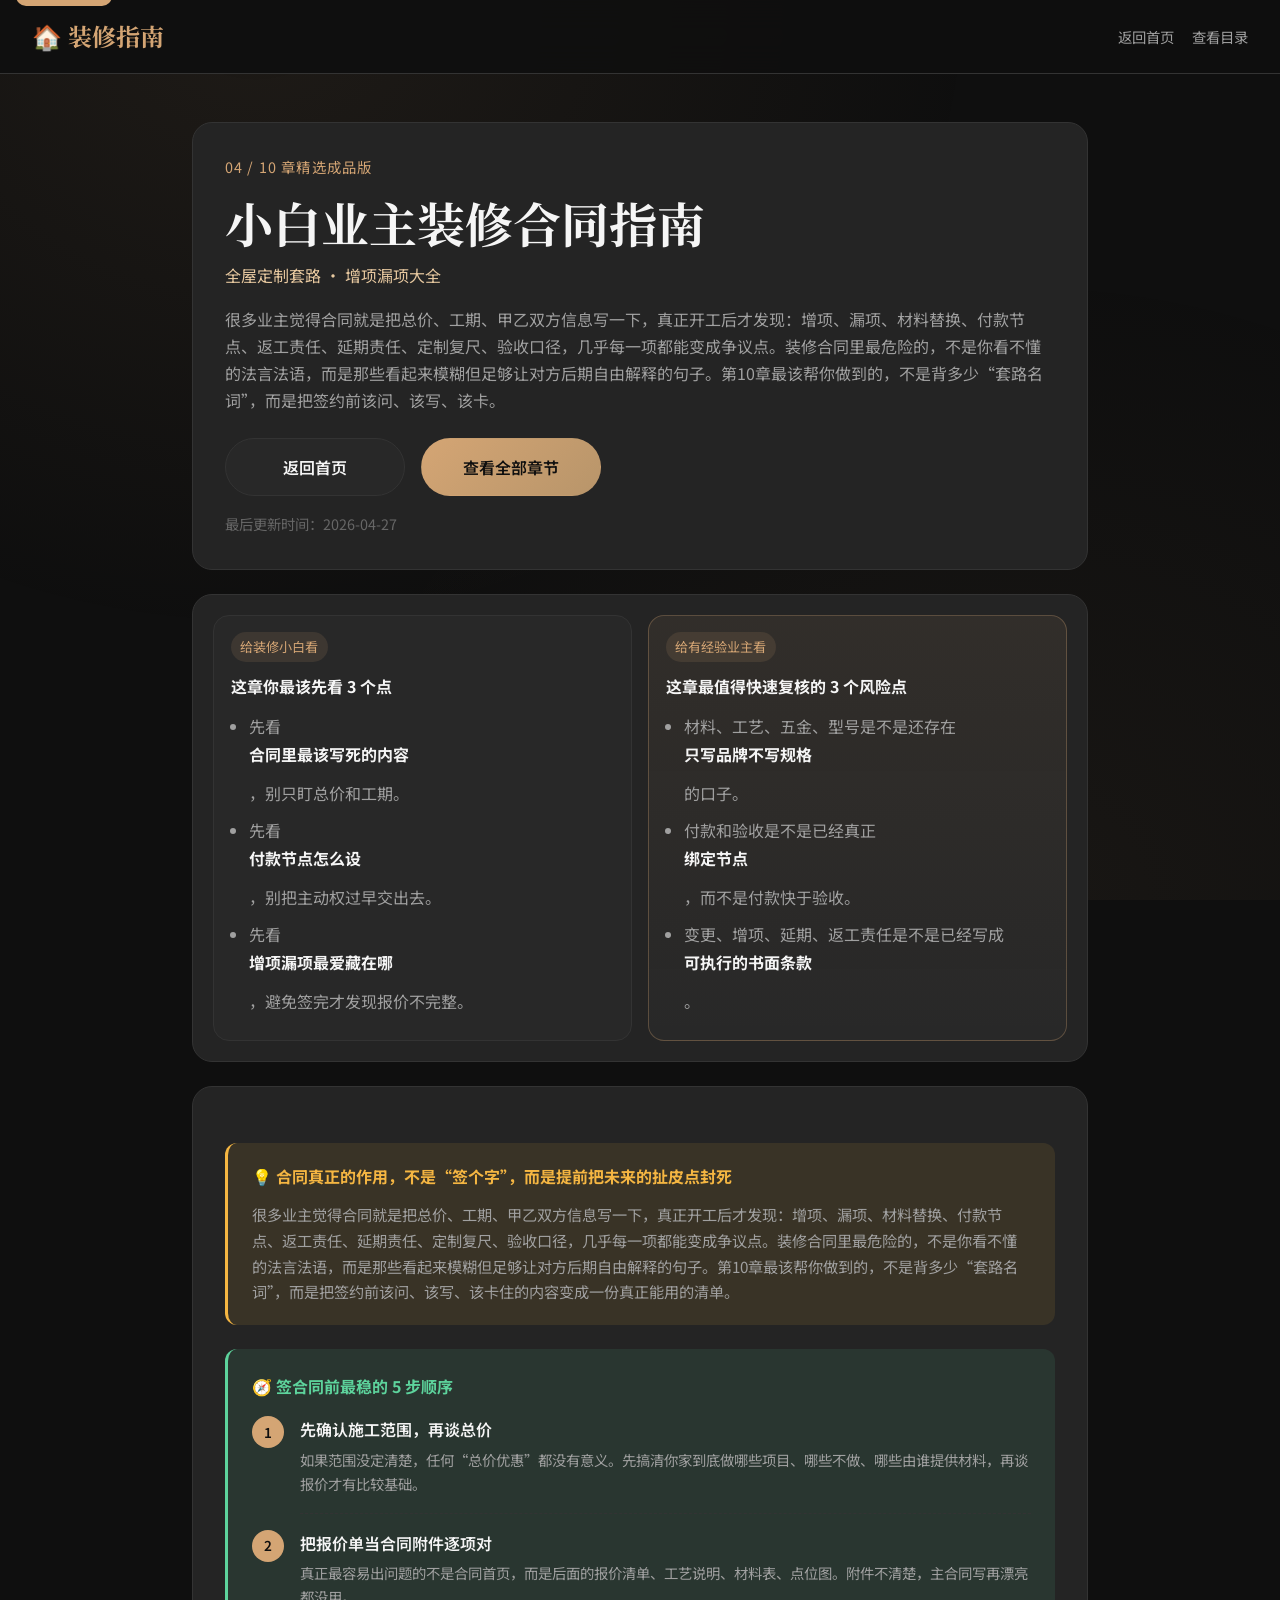
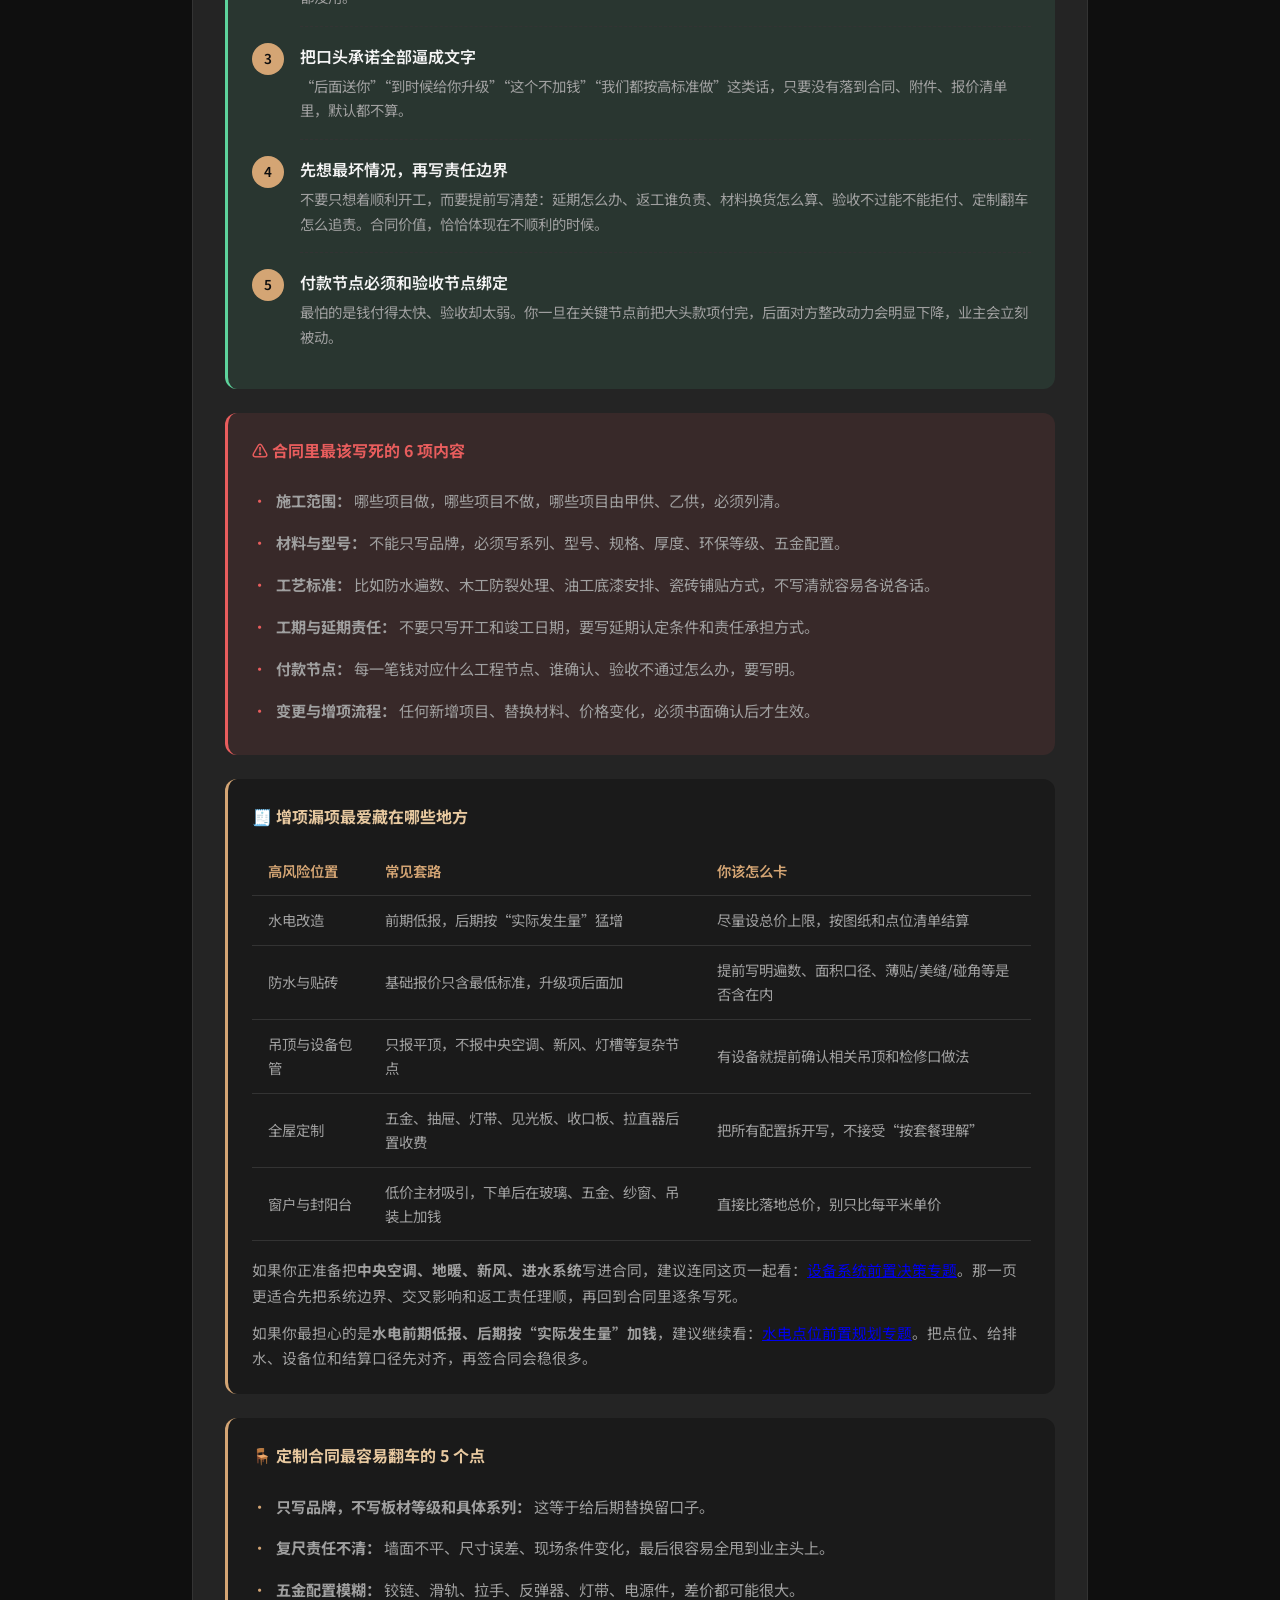
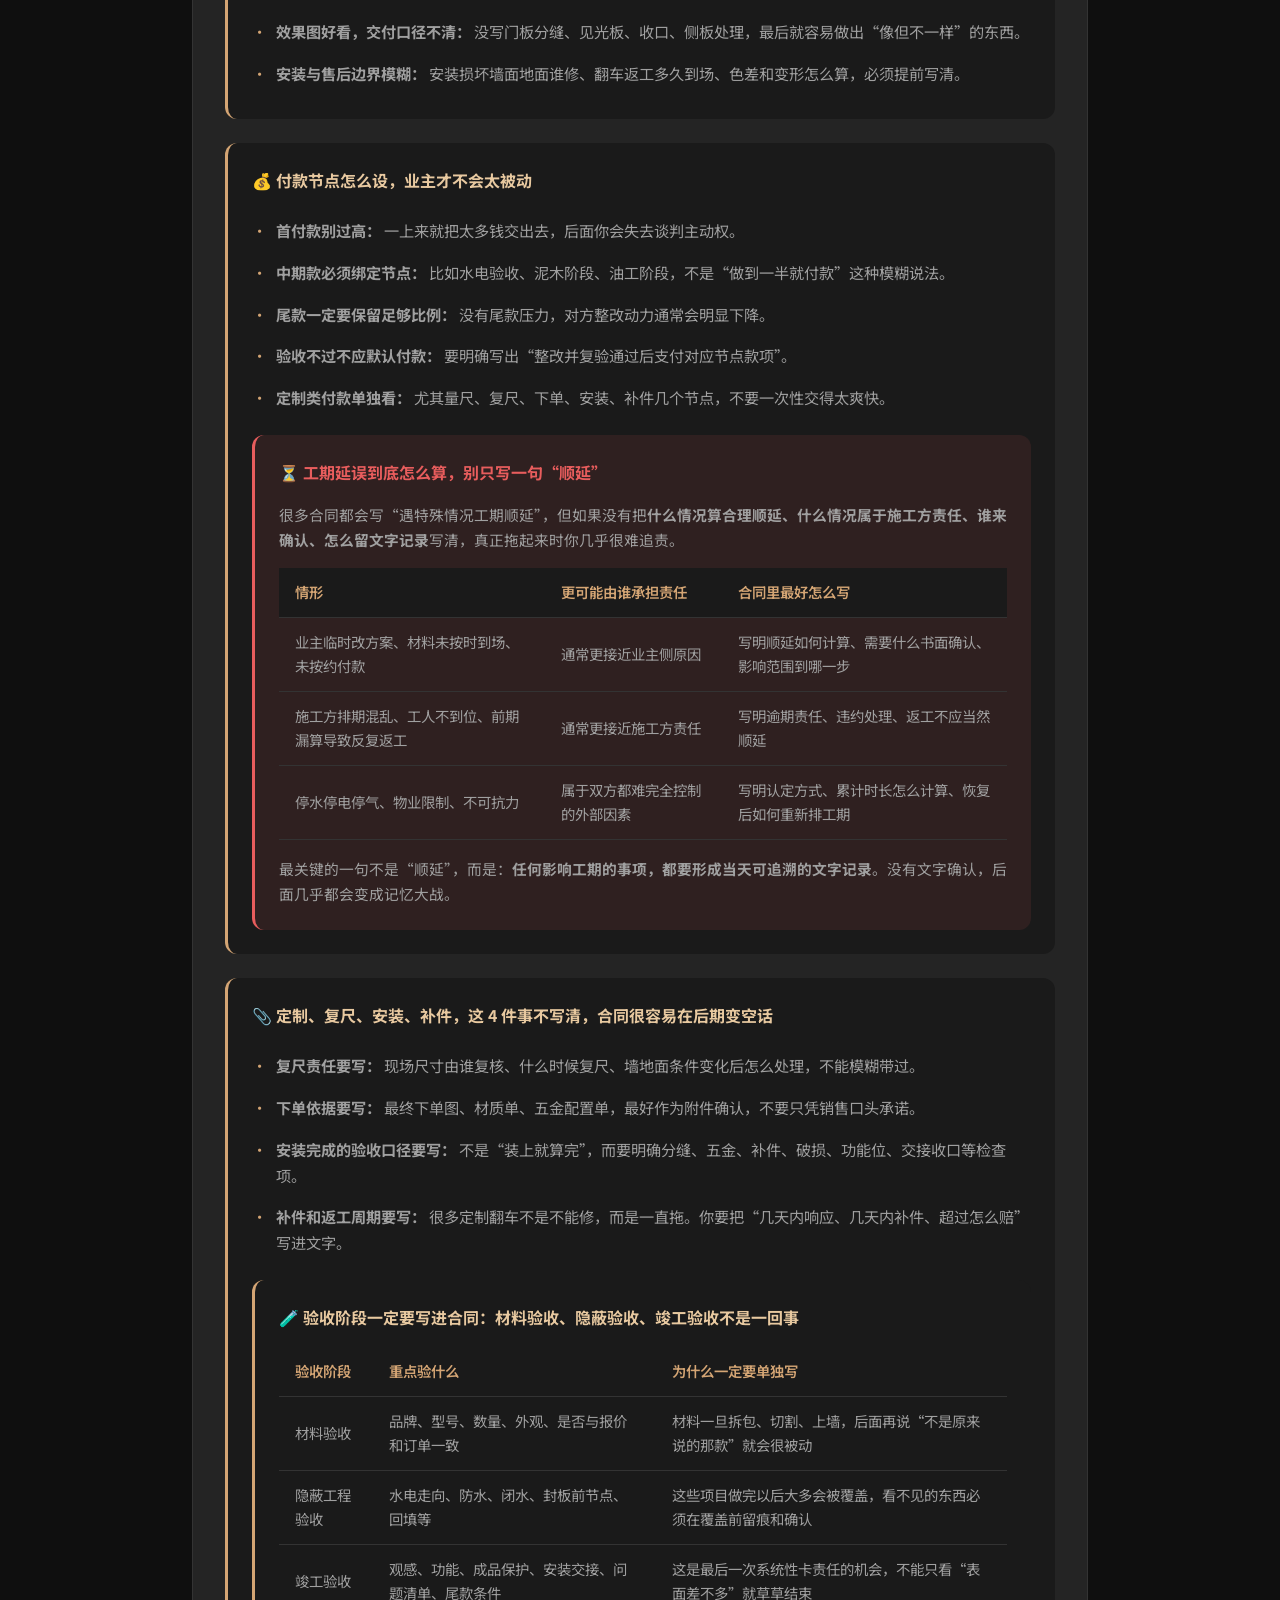
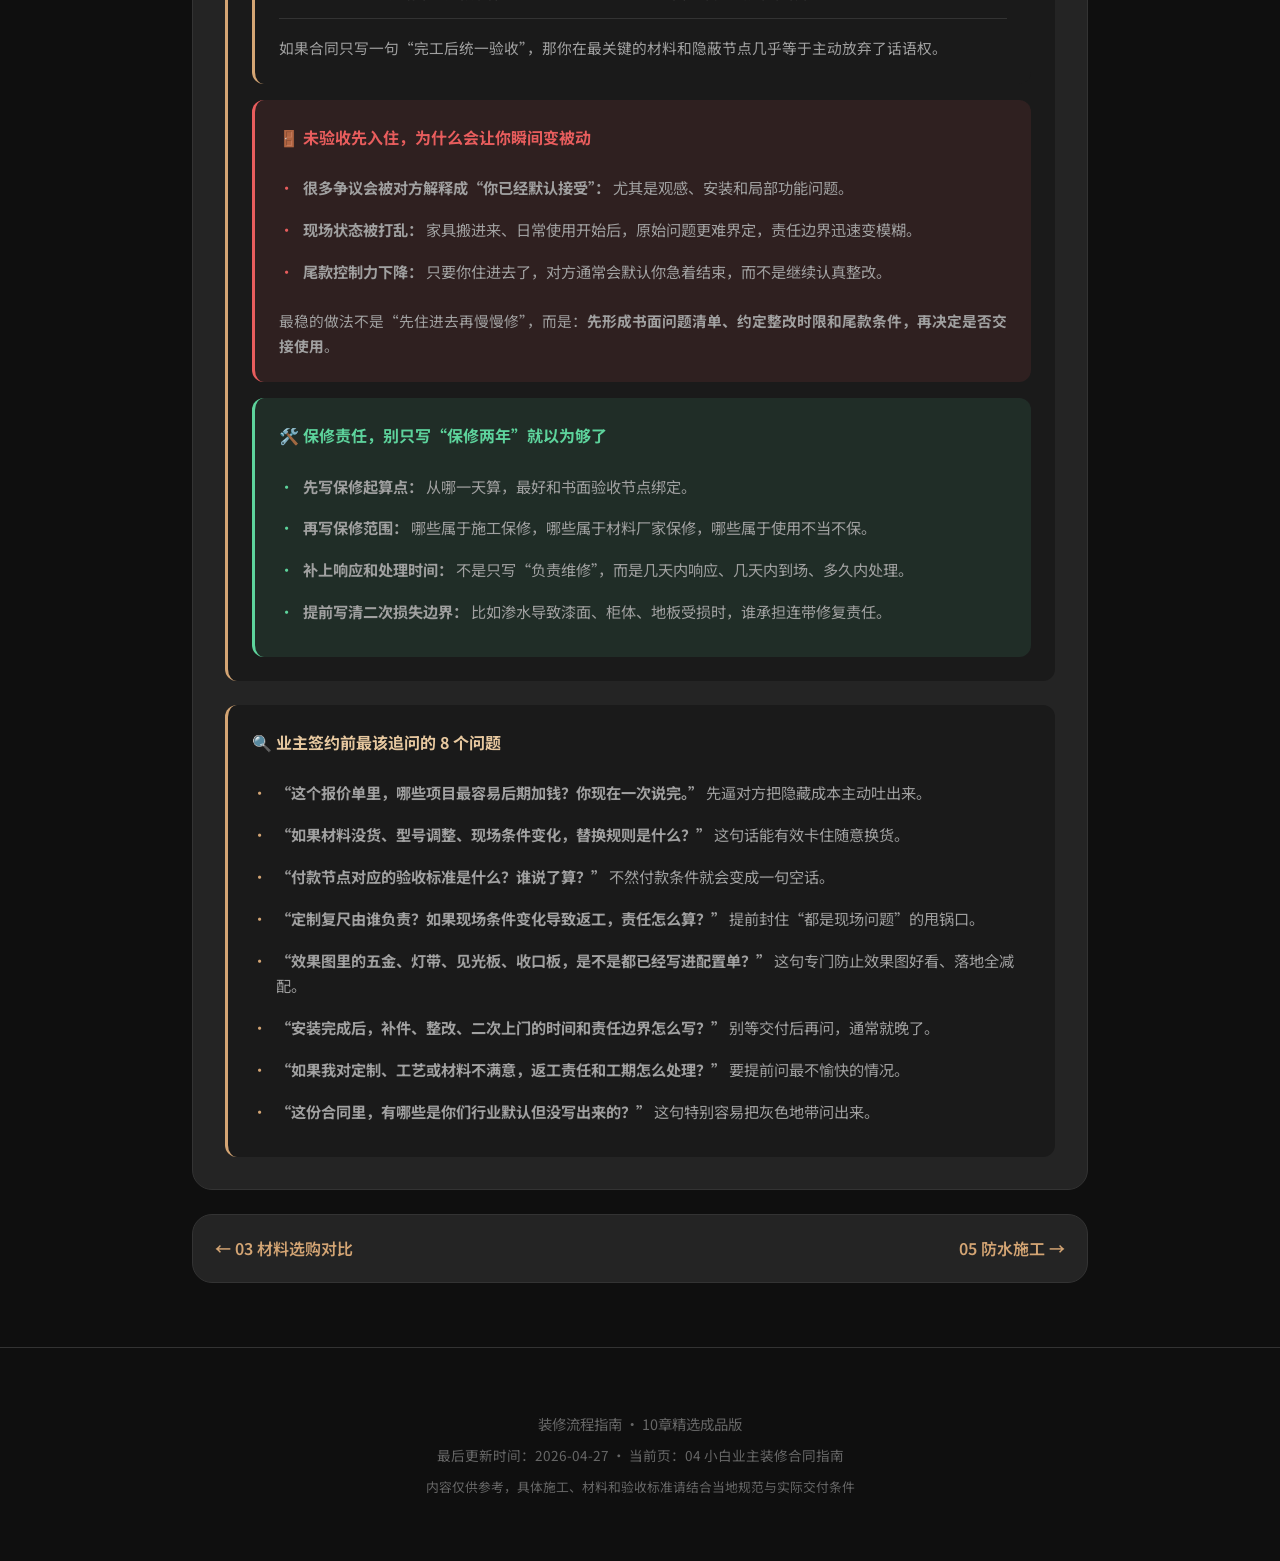
<file: chapters/contracts.html>
<!DOCTYPE html>
<html lang="zh-CN">
<head>
    <meta charset="UTF-8">
    <meta name="viewport" content="width=device-width, initial-scale=1.0">
    <meta name="description" content="很多业主觉得合同就是把总价、工期、甲乙双方信息写一下，真正开工后才发现：增项、漏项、材料替换、付款节点、返工责任、延期责任、定制复尺、验收口径，几乎每一项都能变成争议点。装修合同里最危险的，不是你看不懂的法言法语，而是那些看起来模糊但足够让对方后期自由解释的句子。第10章最该帮你做到的，不是背多少“套路名词”，而是把签约前该问、该写、该卡。">
    <meta name="theme-color" content="#0f0f0f">
    <link rel="canonical" href="https://jonceli.github.io/renovation-guide/chapters/contracts.html">
    <link rel="prev" href="https://jonceli.github.io/renovation-guide/chapters/materials.html">
    <link rel="next" href="https://jonceli.github.io/renovation-guide/chapters/waterproofing.html">
    <meta property="og:type" content="article">
    <meta property="og:title" content="小白业主装修合同指南 | 装修流程指南">
    <meta property="og:description" content="很多业主觉得合同就是把总价、工期、甲乙双方信息写一下，真正开工后才发现：增项、漏项、材料替换、付款节点、返工责任、延期责任、定制复尺、验收口径，几乎每一项都能变成争议点。装修合同里最危险的，不是你看不懂的法言法语，而是那些看起来模糊但足够让对方后期自由解释的句子。第10章最该帮你做到的，不是背多少“套路名词”，而是把签约前该问、该写、该卡。">
    <meta property="og:url" content="https://jonceli.github.io/renovation-guide/chapters/contracts.html">
    <meta property="og:image" content="https://images.unsplash.com/photo-1505693416388-ac5ce068fe85?auto=format&fit=crop&w=1200&h=630&q=80">
    <meta name="twitter:card" content="summary_large_image">
    <meta name="twitter:title" content="小白业主装修合同指南 | 装修流程指南">
    <meta name="twitter:description" content="很多业主觉得合同就是把总价、工期、甲乙双方信息写一下，真正开工后才发现：增项、漏项、材料替换、付款节点、返工责任、延期责任、定制复尺、验收口径，几乎每一项都能变成争议点。装修合同里最危险的，不是你看不懂的法言法语，而是那些看起来模糊但足够让对方后期自由解释的句子。第10章最该帮你做到的，不是背多少“套路名词”，而是把签约前该问、该写、该卡。">
    <meta name="twitter:image" content="https://images.unsplash.com/photo-1505693416388-ac5ce068fe85?auto=format&fit=crop&w=1200&h=630&q=80">
    <title>小白业主装修合同指南 | 装修流程指南</title>
    <link rel="preconnect" href="https://fonts.googleapis.com">
    <link rel="preconnect" href="https://fonts.gstatic.com" crossorigin>
    <link href="https://fonts.googleapis.com/css2?family=Noto+Serif+SC:wght@400;600;700&family=Noto+Sans+SC:wght@300;400;500;600&display=swap" rel="stylesheet">
    <link rel="stylesheet" href="../styles.css">
</head>
<body class="chapter-page-body">
    <a href="#chapter-main" class="skip-link">跳到正文</a>
    <header class="header">
        <div class="header-content">
            <a href="../index.html" class="logo">🏠 装修指南</a>
            <ul class="nav-links nav-links-static">
                <li><a href="../index.html">返回首页</a></li>
                <li><a href="../index.html#guide-overview">查看目录</a></li>
            </ul>
        </div>
    </header>

    <main class="main-content chapter-page-main" id="chapter-main">
        <section class="chapter-page-hero">
            <div class="chapter-page-meta">04 / 10 章精选成品版</div>
            <h1>小白业主装修合同指南</h1>
            <p class="chapter-page-subtitle">全屋定制套路 · 增项漏项大全</p>
            <p class="chapter-page-summary">很多业主觉得合同就是把总价、工期、甲乙双方信息写一下，真正开工后才发现：增项、漏项、材料替换、付款节点、返工责任、延期责任、定制复尺、验收口径，几乎每一项都能变成争议点。装修合同里最危险的，不是你看不懂的法言法语，而是那些看起来模糊但足够让对方后期自由解释的句子。第10章最该帮你做到的，不是背多少“套路名词”，而是把签约前该问、该写、该卡。</p>
            <div class="chapter-page-actions">
                <a href="../index.html" class="btn btn-secondary">返回首页</a>
                <a href="../index.html#guide-overview" class="btn btn-primary">查看全部章节</a>
            </div>
            <p class="chapter-page-updated">最后更新时间：2026-04-27</p>
        </section>

        <section class="chapter-reader-guide">
            <div class="chapter-reader-card">
                <span class="chapter-reader-tag">给装修小白看</span>
                <strong>这章你最该先看 3 个点</strong>
                <ul>
                    <li>先看<strong>合同里最该写死的内容</strong>，别只盯总价和工期。</li>
                    <li>先看<strong>付款节点怎么设</strong>，别把主动权过早交出去。</li>
                    <li>先看<strong>增项漏项最爱藏在哪</strong>，避免签完才发现报价不完整。</li>
                </ul>
            </div>
            <div class="chapter-reader-card chapter-reader-card-highlight">
                <span class="chapter-reader-tag">给有经验业主看</span>
                <strong>这章最值得快速复核的 3 个风险点</strong>
                <ul>
                    <li>材料、工艺、五金、型号是不是还存在<strong>只写品牌不写规格</strong>的口子。</li>
                    <li>付款和验收是不是已经真正<strong>绑定节点</strong>，而不是付款快于验收。</li>
                    <li>变更、增项、延期、返工责任是不是已经写成<strong>可执行的书面条款</strong>。</li>
                </ul>
            </div>
        </section>

        <article class="chapter-page-article">
            <div class="chapter-body">
<div class="tip-box">
                        <h4>💡 合同真正的作用，不是“签个字”，而是提前把未来的扯皮点封死</h4>
                        <p>很多业主觉得合同就是把总价、工期、甲乙双方信息写一下，真正开工后才发现：增项、漏项、材料替换、付款节点、返工责任、延期责任、定制复尺、验收口径，几乎每一项都能变成争议点。装修合同里最危险的，不是你看不懂的法言法语，而是那些看起来模糊但足够让对方后期自由解释的句子。第10章最该帮你做到的，不是背多少“套路名词”，而是把签约前该问、该写、该卡住的内容变成一份真正能用的清单。</p>
                    </div>
                    <div class="content-grid">
                        <div class="info-box success-box">
                            <h4>🧭 签合同前最稳的 5 步顺序</h4>
                            <div class="flow-steps">
                                <div class="flow-step">
                                    <div class="step-number">1</div>
                                    <div class="step-content">
                                        <div class="step-title">先确认施工范围，再谈总价</div>
                                        <div class="step-desc">如果范围没定清楚，任何“总价优惠”都没有意义。先搞清你家到底做哪些项目、哪些不做、哪些由谁提供材料，再谈报价才有比较基础。</div>
                                    </div>
                                </div>
                                <div class="flow-step">
                                    <div class="step-number">2</div>
                                    <div class="step-content">
                                        <div class="step-title">把报价单当合同附件逐项对</div>
                                        <div class="step-desc">真正最容易出问题的不是合同首页，而是后面的报价清单、工艺说明、材料表、点位图。附件不清楚，主合同写再漂亮都没用。</div>
                                    </div>
                                </div>
                                <div class="flow-step">
                                    <div class="step-number">3</div>
                                    <div class="step-content">
                                        <div class="step-title">把口头承诺全部逼成文字</div>
                                        <div class="step-desc">“后面送你”“到时候给你升级”“这个不加钱”“我们都按高标准做”这类话，只要没有落到合同、附件、报价清单里，默认都不算。</div>
                                    </div>
                                </div>
                                <div class="flow-step">
                                    <div class="step-number">4</div>
                                    <div class="step-content">
                                        <div class="step-title">先想最坏情况，再写责任边界</div>
                                        <div class="step-desc">不要只想着顺利开工，而要提前写清楚：延期怎么办、返工谁负责、材料换货怎么算、验收不过能不能拒付、定制翻车怎么追责。合同价值，恰恰体现在不顺利的时候。</div>
                                    </div>
                                </div>
                                <div class="flow-step">
                                    <div class="step-number">5</div>
                                    <div class="step-content">
                                        <div class="step-title">付款节点必须和验收节点绑定</div>
                                        <div class="step-desc">最怕的是钱付得太快、验收却太弱。你一旦在关键节点前把大头款项付完，后面对方整改动力会明显下降，业主会立刻被动。</div>
                                    </div>
                                </div>
                            </div>
                        </div>
                        <div class="info-box warning-box">
                            <h4>⚠️ 合同里最该写死的 6 项内容</h4>
                            <ul>
                                <li><strong>施工范围：</strong> 哪些项目做，哪些项目不做，哪些项目由甲供、乙供，必须列清。</li>
                                <li><strong>材料与型号：</strong> 不能只写品牌，必须写系列、型号、规格、厚度、环保等级、五金配置。</li>
                                <li><strong>工艺标准：</strong> 比如防水遍数、木工防裂处理、油工底漆安排、瓷砖铺贴方式，不写清就容易各说各话。</li>
                                <li><strong>工期与延期责任：</strong> 不要只写开工和竣工日期，要写延期认定条件和责任承担方式。</li>
                                <li><strong>付款节点：</strong> 每一笔钱对应什么工程节点、谁确认、验收不通过怎么办，要写明。</li>
                                <li><strong>变更与增项流程：</strong> 任何新增项目、替换材料、价格变化，必须书面确认后才生效。</li>
                            </ul>
                        </div>
                        <div class="info-box">
                            <h4>🧾 增项漏项最爱藏在哪些地方</h4>
                            <table class="material-table">
                                <tr>
                                    <th>高风险位置</th>
                                    <th>常见套路</th>
                                    <th>你该怎么卡</th>
                                </tr>
                                <tr>
                                    <td>水电改造</td>
                                    <td>前期低报，后期按“实际发生量”猛增</td>
                                    <td>尽量设总价上限，按图纸和点位清单结算</td>
                                </tr>
                                <tr>
                                    <td>防水与贴砖</td>
                                    <td>基础报价只含最低标准，升级项后面加</td>
                                    <td>提前写明遍数、面积口径、薄贴/美缝/碰角等是否含在内</td>
                                </tr>
                                <tr>
                                    <td>吊顶与设备包管</td>
                                    <td>只报平顶，不报中央空调、新风、灯槽等复杂节点</td>
                                    <td>有设备就提前确认相关吊顶和检修口做法</td>
                                </tr>
                                <tr>
                                    <td>全屋定制</td>
                                    <td>五金、抽屉、灯带、见光板、收口板、拉直器后置收费</td>
                                    <td>把所有配置拆开写，不接受“按套餐理解”</td>
                                </tr>
                                <tr>
                                    <td>窗户与封阳台</td>
                                    <td>低价主材吸引，下单后在玻璃、五金、纱窗、吊装上加钱</td>
                                    <td>直接比落地总价，别只比每平米单价</td>
                                </tr>
                            </table>
                            <p style="color:var(--text-secondary);font-size:0.92rem;margin-top:1rem;">如果你正准备把<strong>中央空调、地暖、新风、进水系统</strong>写进合同，建议连同这页一起看：<a href="equipment-systems.html">设备系统前置决策专题</a>。那一页更适合先把系统边界、交叉影响和返工责任理顺，再回到合同里逐条写死。</p>
                            <p style="color:var(--text-secondary);font-size:0.92rem;margin-top:0.8rem;">如果你最担心的是<strong>水电前期低报、后期按“实际发生量”加钱</strong>，建议继续看：<a href="wiring-and-points.html">水电点位前置规划专题</a>。把点位、给排水、设备位和结算口径先对齐，再签合同会稳很多。</p>
                        </div>
                        <div class="info-box">
                            <h4>🪑 定制合同最容易翻车的 5 个点</h4>
                            <ul>
                                <li><strong>只写品牌，不写板材等级和具体系列：</strong> 这等于给后期替换留口子。</li>
                                <li><strong>复尺责任不清：</strong> 墙面不平、尺寸误差、现场条件变化，最后很容易全甩到业主头上。</li>
                                <li><strong>五金配置模糊：</strong> 铰链、滑轨、拉手、反弹器、灯带、电源件，差价都可能很大。</li>
                                <li><strong>效果图好看，交付口径不清：</strong> 没写门板分缝、见光板、收口、侧板处理，最后就容易做出“像但不一样”的东西。</li>
                                <li><strong>安装与售后边界模糊：</strong> 安装损坏墙面地面谁修、翻车返工多久到场、色差和变形怎么算，必须提前写清。</li>
                            </ul>
                        </div>
                        <div class="info-box">
                            <h4>💰 付款节点怎么设，业主才不会太被动</h4>
                            <ul>
                                <li><strong>首付款别过高：</strong> 一上来就把太多钱交出去，后面你会失去谈判主动权。</li>
                                <li><strong>中期款必须绑定节点：</strong> 比如水电验收、泥木阶段、油工阶段，不是“做到一半就付款”这种模糊说法。</li>
                                <li><strong>尾款一定要保留足够比例：</strong> 没有尾款压力，对方整改动力通常会明显下降。</li>
                                <li><strong>验收不过不应默认付款：</strong> 要明确写出“整改并复验通过后支付对应节点款项”。</li>
                                <li><strong>定制类付款单独看：</strong> 尤其量尺、复尺、下单、安装、补件几个节点，不要一次性交得太爽快。</li>
                            </ul>
                            <div class="info-box warning-box" style="margin-top:1rem;">
                                <h4>⏳ 工期延误到底怎么算，别只写一句“顺延”</h4>
                                <p style="color:var(--text-secondary);font-size:0.92rem;margin-bottom:1rem;">很多合同都会写“遇特殊情况工期顺延”，但如果没有把<strong>什么情况算合理顺延、什么情况属于施工方责任、谁来确认、怎么留文字记录</strong>写清，真正拖起来时你几乎很难追责。</p>
                                <table class="material-table">
                                    <tr>
                                        <th>情形</th>
                                        <th>更可能由谁承担责任</th>
                                        <th>合同里最好怎么写</th>
                                    </tr>
                                    <tr>
                                        <td>业主临时改方案、材料未按时到场、未按约付款</td>
                                        <td>通常更接近业主侧原因</td>
                                        <td>写明顺延如何计算、需要什么书面确认、影响范围到哪一步</td>
                                    </tr>
                                    <tr>
                                        <td>施工方排期混乱、工人不到位、前期漏算导致反复返工</td>
                                        <td>通常更接近施工方责任</td>
                                        <td>写明逾期责任、违约处理、返工不应当然顺延</td>
                                    </tr>
                                    <tr>
                                        <td>停水停电停气、物业限制、不可抗力</td>
                                        <td>属于双方都难完全控制的外部因素</td>
                                        <td>写明认定方式、累计时长怎么计算、恢复后如何重新排工期</td>
                                    </tr>
                                </table>
                                <p style="color:var(--text-secondary);font-size:0.92rem;margin-top:1rem;">最关键的一句不是“顺延”，而是：<strong>任何影响工期的事项，都要形成当天可追溯的文字记录</strong>。没有文字确认，后面几乎都会变成记忆大战。</p>
                            </div>
                        </div>
                        <div class="info-box">
                            <h4>📎 定制、复尺、安装、补件，这 4 件事不写清，合同很容易在后期变空话</h4>
                            <ul>
                                <li><strong>复尺责任要写：</strong> 现场尺寸由谁复核、什么时候复尺、墙地面条件变化后怎么处理，不能模糊带过。</li>
                                <li><strong>下单依据要写：</strong> 最终下单图、材质单、五金配置单，最好作为附件确认，不要只凭销售口头承诺。</li>
                                <li><strong>安装完成的验收口径要写：</strong> 不是“装上就算完”，而要明确分缝、五金、补件、破损、功能位、交接收口等检查项。</li>
                                <li><strong>补件和返工周期要写：</strong> 很多定制翻车不是不能修，而是一直拖。你要把“几天内响应、几天内补件、超过怎么赔”写进文字。</li>
                            </ul>
                            <div class="info-box" style="margin-top:1rem;">
                                <h4>🧪 验收阶段一定要写进合同：材料验收、隐蔽验收、竣工验收不是一回事</h4>
                                <table class="material-table">
                                    <tr>
                                        <th>验收阶段</th>
                                        <th>重点验什么</th>
                                        <th>为什么一定要单独写</th>
                                    </tr>
                                    <tr>
                                        <td>材料验收</td>
                                        <td>品牌、型号、数量、外观、是否与报价和订单一致</td>
                                        <td>材料一旦拆包、切割、上墙，后面再说“不是原来说的那款”就会很被动</td>
                                    </tr>
                                    <tr>
                                        <td>隐蔽工程验收</td>
                                        <td>水电走向、防水、闭水、封板前节点、回填等</td>
                                        <td>这些项目做完以后大多会被覆盖，看不见的东西必须在覆盖前留痕和确认</td>
                                    </tr>
                                    <tr>
                                        <td>竣工验收</td>
                                        <td>观感、功能、成品保护、安装交接、问题清单、尾款条件</td>
                                        <td>这是最后一次系统性卡责任的机会，不能只看“表面差不多”就草草结束</td>
                                    </tr>
                                </table>
                                <p style="color:var(--text-secondary);font-size:0.92rem;margin-top:1rem;">如果合同只写一句“完工后统一验收”，那你在最关键的材料和隐蔽节点几乎等于主动放弃了话语权。</p>
                            </div>
                            <div class="info-box warning-box" style="margin-top:1rem;">
                                <h4>🚪 未验收先入住，为什么会让你瞬间变被动</h4>
                                <ul>
                                    <li><strong>很多争议会被对方解释成“你已经默认接受”：</strong> 尤其是观感、安装和局部功能问题。</li>
                                    <li><strong>现场状态被打乱：</strong> 家具搬进来、日常使用开始后，原始问题更难界定，责任边界迅速变模糊。</li>
                                    <li><strong>尾款控制力下降：</strong> 只要你住进去了，对方通常会默认你急着结束，而不是继续认真整改。</li>
                                </ul>
                                <p style="color:var(--text-secondary);font-size:0.92rem;margin-top:1rem;">最稳的做法不是“先住进去再慢慢修”，而是：<strong>先形成书面问题清单、约定整改时限和尾款条件，再决定是否交接使用</strong>。</p>
                            </div>
                            <div class="info-box success-box" style="margin-top:1rem;">
                                <h4>🛠️ 保修责任，别只写“保修两年”就以为够了</h4>
                                <ul>
                                    <li><strong>先写保修起算点：</strong> 从哪一天算，最好和书面验收节点绑定。</li>
                                    <li><strong>再写保修范围：</strong> 哪些属于施工保修，哪些属于材料厂家保修，哪些属于使用不当不保。</li>
                                    <li><strong>补上响应和处理时间：</strong> 不是只写“负责维修”，而是几天内响应、几天内到场、多久内处理。</li>
                                    <li><strong>提前写清二次损失边界：</strong> 比如渗水导致漆面、柜体、地板受损时，谁承担连带修复责任。</li>
                                </ul>
                            </div>
                        </div>
                        <div class="info-box">
                            <h4>🔍 业主签约前最该追问的 8 个问题</h4>
                            <ul>
                                <li><strong>“这个报价单里，哪些项目最容易后期加钱？你现在一次说完。”</strong> 先逼对方把隐藏成本主动吐出来。</li>
                                <li><strong>“如果材料没货、型号调整、现场条件变化，替换规则是什么？”</strong> 这句话能有效卡住随意换货。</li>
                                <li><strong>“付款节点对应的验收标准是什么？谁说了算？”</strong> 不然付款条件就会变成一句空话。</li>
                                <li><strong>“定制复尺由谁负责？如果现场条件变化导致返工，责任怎么算？”</strong> 提前封住“都是现场问题”的甩锅口。</li>
                                <li><strong>“效果图里的五金、灯带、见光板、收口板，是不是都已经写进配置单？”</strong> 这句专门防止效果图好看、落地全减配。</li>
                                <li><strong>“安装完成后，补件、整改、二次上门的时间和责任边界怎么写？”</strong> 别等交付后再问，通常就晚了。</li>
                                <li><strong>“如果我对定制、工艺或材料不满意，返工责任和工期怎么处理？”</strong> 要提前问最不愉快的情况。</li>
                                <li><strong>“这份合同里，有哪些是你们行业默认但没写出来的？”</strong> 这句特别容易把灰色地带问出来。</li>
                            </ul>
                        </div>
                    </div>
            </div>
        </article>

        <nav class="chapter-page-nav" aria-label="章节翻页导航">
            <a class="chapter-nav-link" href="materials.html">← 03 材料选购对比</a>
            <a class="chapter-nav-link" href="waterproofing.html">05 防水施工 →</a>
        </nav>
    </main>

    <footer class="footer">
        <p>装修流程指南 · 10章精选成品版</p>
        <p style="margin-top: 0.5rem; font-size: 0.85rem;">最后更新时间：2026-04-27 · 当前页：04 小白业主装修合同指南</p>
        <p style="margin-top: 0.5rem; font-size: 0.8rem;">内容仅供参考，具体施工、材料和验收标准请结合当地规范与实际交付条件</p>
    </footer>

    <script src="../script.js"></script>
</body>
</html>
</file>
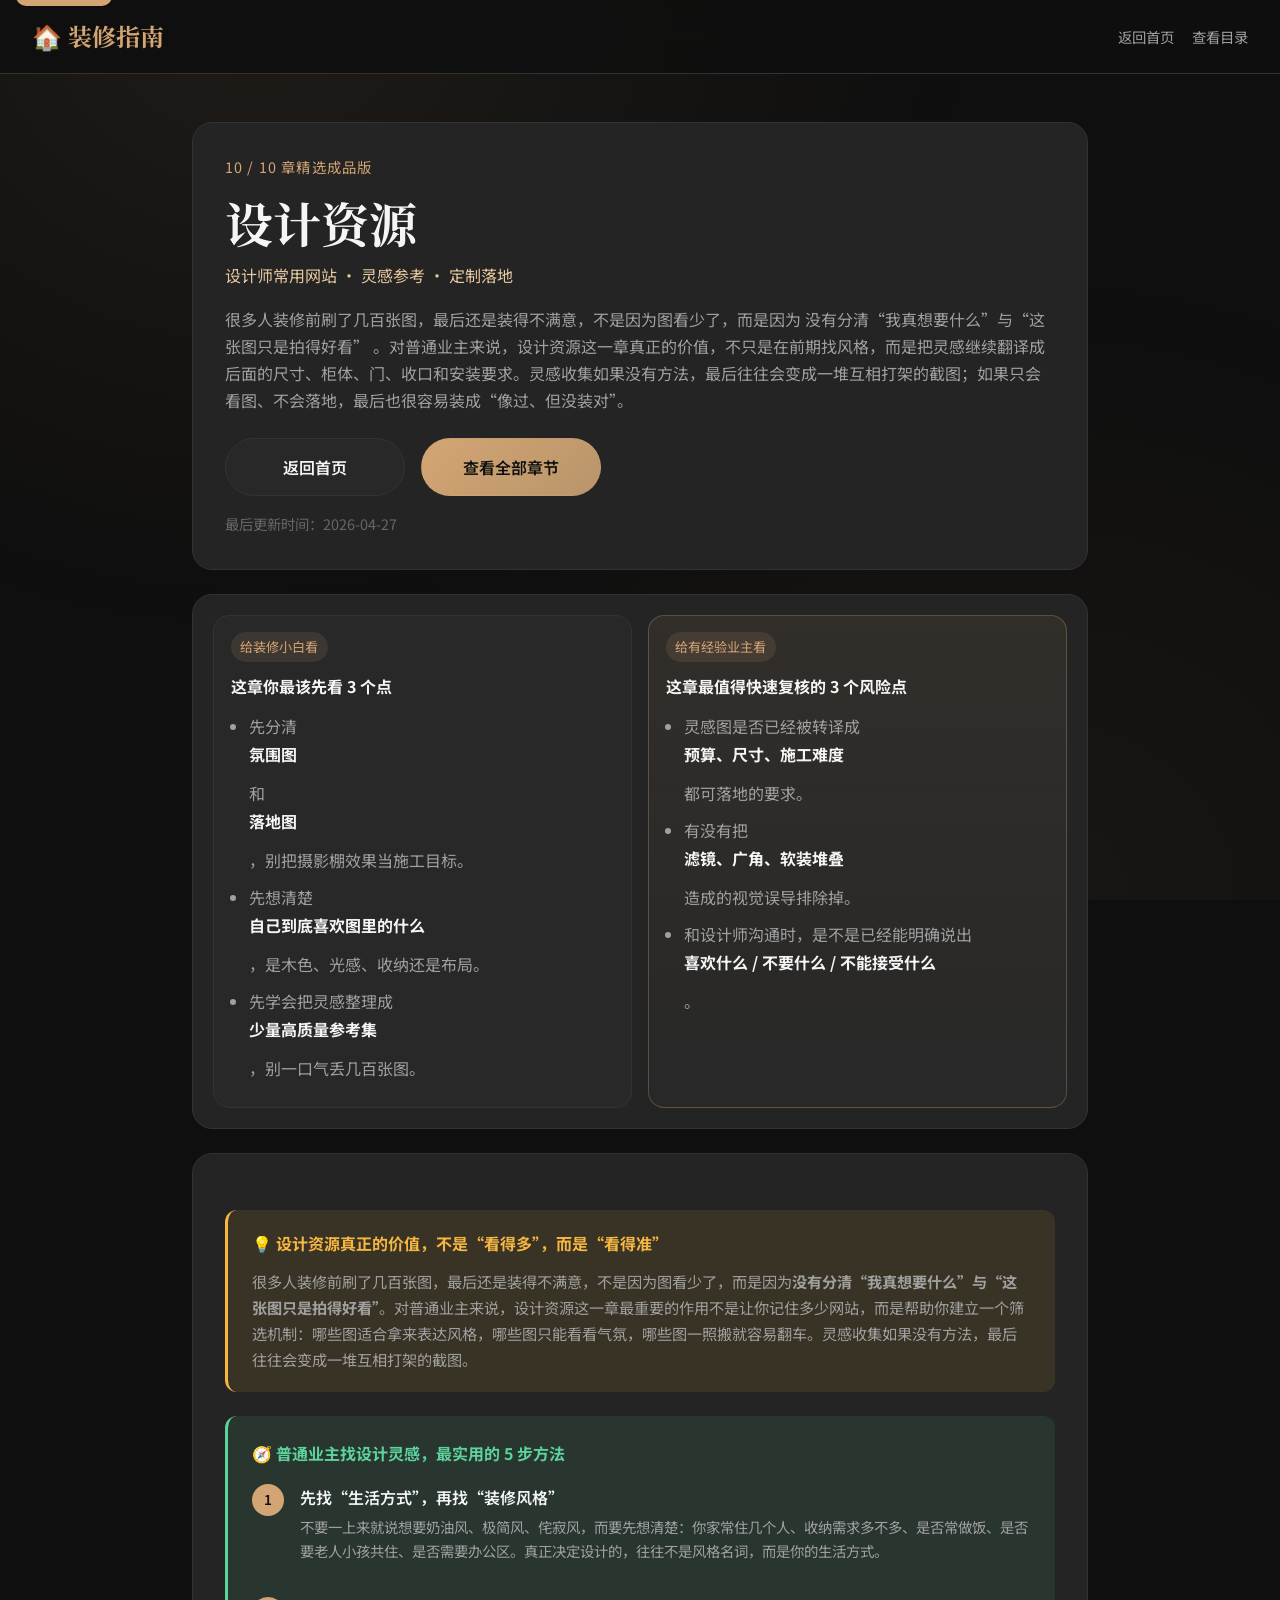
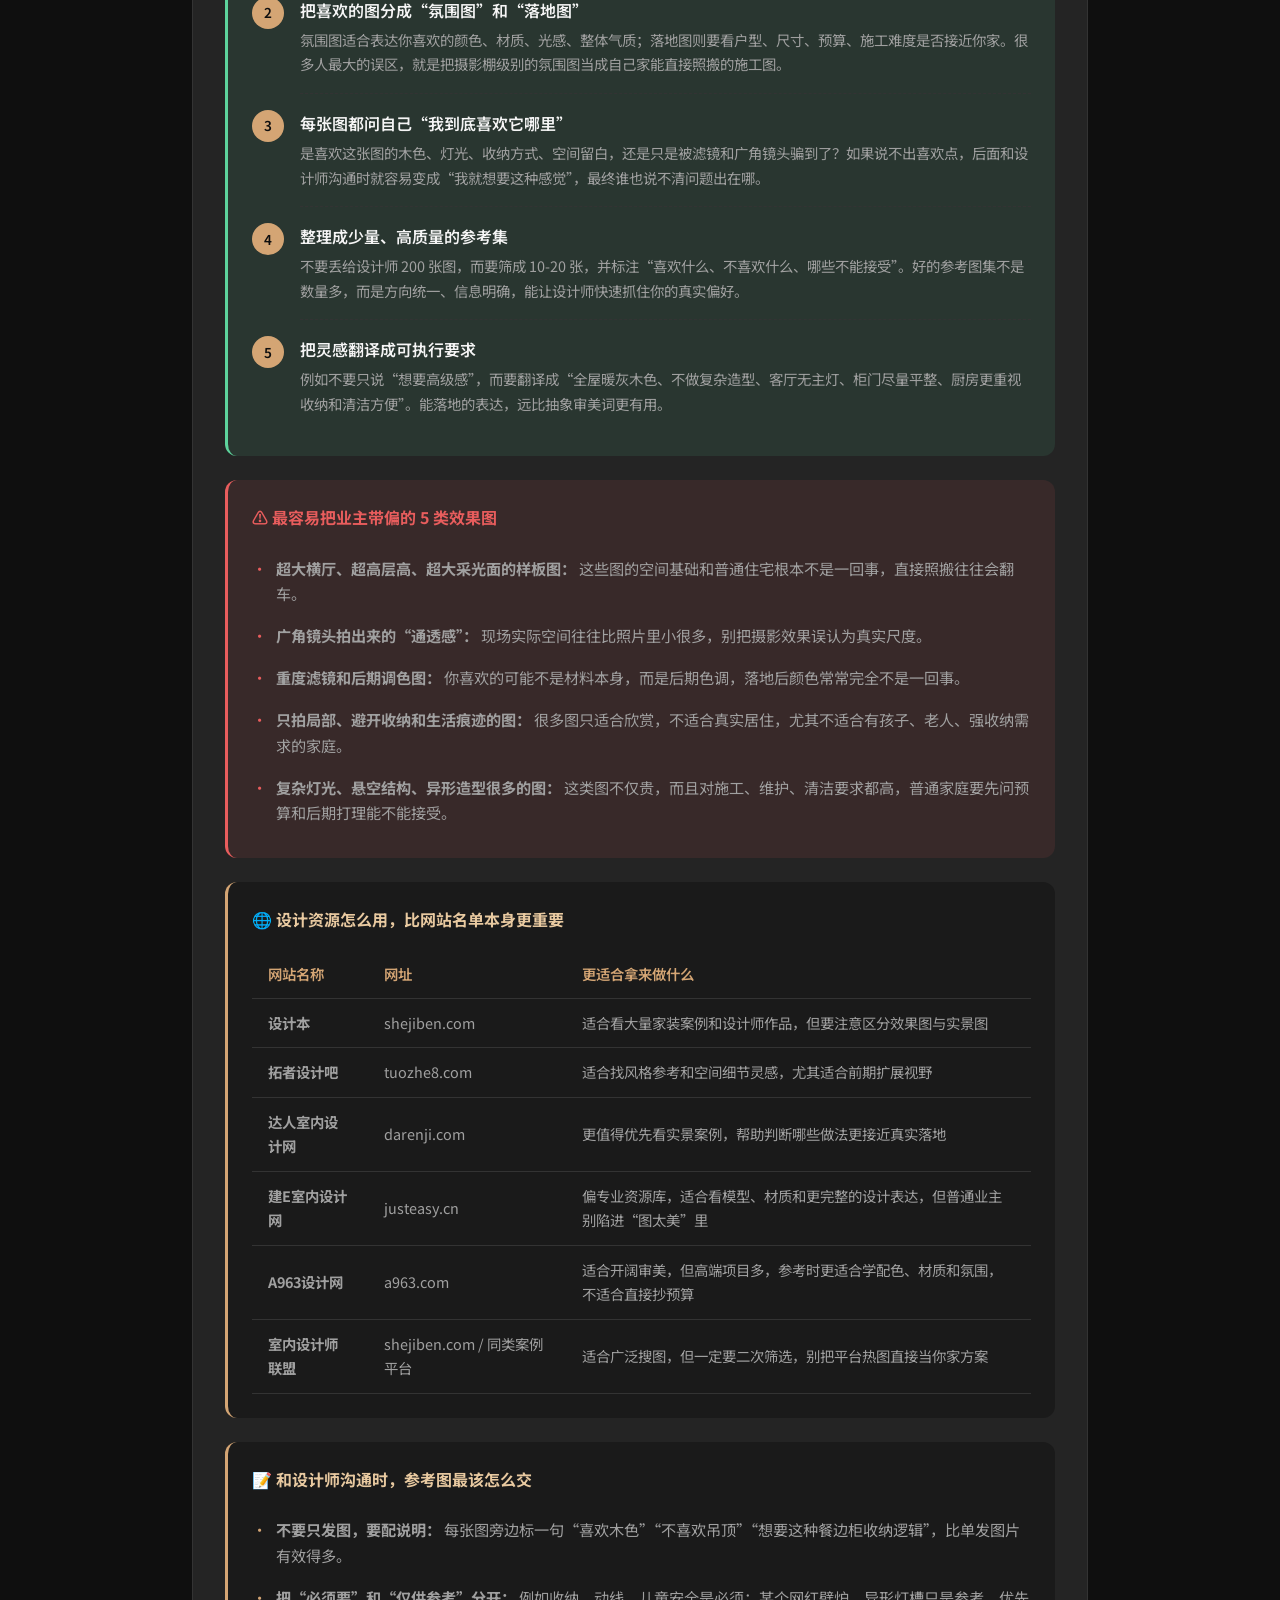
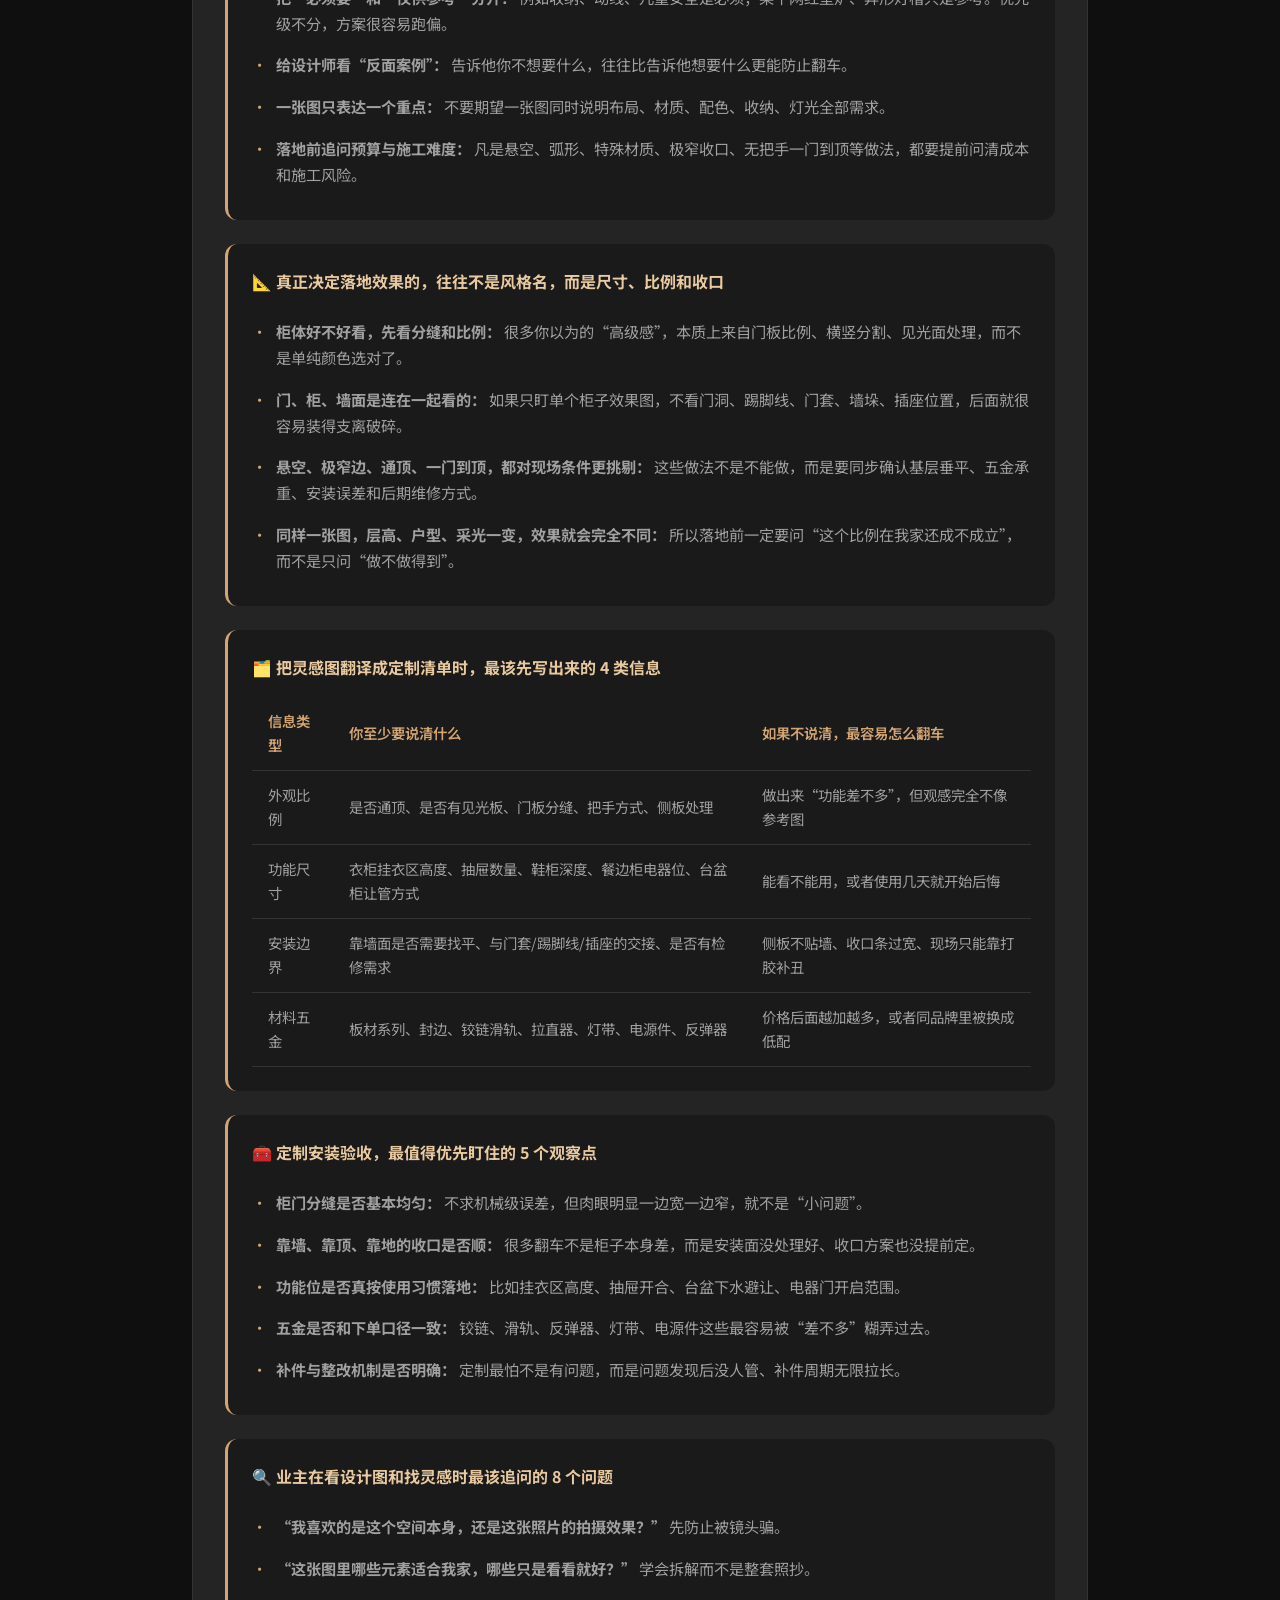
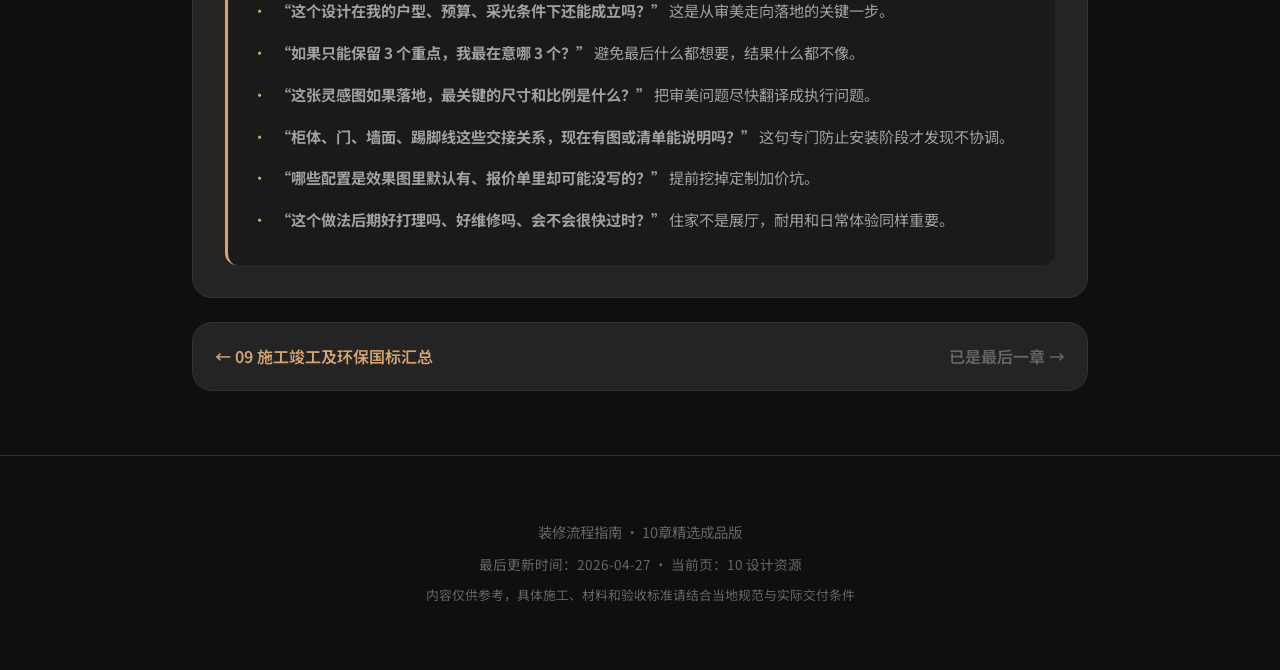
<file: chapters/design-resources.html>
<!DOCTYPE html>
<html lang="zh-CN">
<head>
    <meta charset="UTF-8">
    <meta name="viewport" content="width=device-width, initial-scale=1.0">
    <meta name="description" content="很多人装修前刷了几百张图，最后还是装得不满意，不是因为图看少了，而是因为 没有分清“我真想要什么”与“这张图只是拍得好看” 。对普通业主来说，设计资源这一章最重要的作用不是让你记住多少网站，而是帮助你建立一个筛选机制：哪些图适合拿来表达风格，哪些图只能看看气氛，哪些图一照搬就容易翻车。灵感收集如果没有方法，最后往往会变成一堆互相打架的截图。">
    <meta name="theme-color" content="#0f0f0f">
    <link rel="canonical" href="https://jonceli.github.io/renovation-guide/chapters/design-resources.html">
    <link rel="prev" href="https://jonceli.github.io/renovation-guide/chapters/standards.html">
    <meta property="og:type" content="article">
    <meta property="og:title" content="设计资源 | 装修流程指南">
    <meta property="og:description" content="很多人装修前刷了几百张图，最后还是装得不满意，不是因为图看少了，而是因为 没有分清“我真想要什么”与“这张图只是拍得好看” 。对普通业主来说，设计资源这一章最重要的作用不是让你记住多少网站，而是帮助你建立一个筛选机制：哪些图适合拿来表达风格，哪些图只能看看气氛，哪些图一照搬就容易翻车。灵感收集如果没有方法，最后往往会变成一堆互相打架的截图。">
    <meta property="og:url" content="https://jonceli.github.io/renovation-guide/chapters/design-resources.html">
    <meta property="og:image" content="https://images.unsplash.com/photo-1505693416388-ac5ce068fe85?auto=format&fit=crop&w=1200&h=630&q=80">
    <meta name="twitter:card" content="summary_large_image">
    <meta name="twitter:title" content="设计资源 | 装修流程指南">
    <meta name="twitter:description" content="很多人装修前刷了几百张图，最后还是装得不满意，不是因为图看少了，而是因为 没有分清“我真想要什么”与“这张图只是拍得好看” 。对普通业主来说，设计资源这一章最重要的作用不是让你记住多少网站，而是帮助你建立一个筛选机制：哪些图适合拿来表达风格，哪些图只能看看气氛，哪些图一照搬就容易翻车。灵感收集如果没有方法，最后往往会变成一堆互相打架的截图。">
    <meta name="twitter:image" content="https://images.unsplash.com/photo-1505693416388-ac5ce068fe85?auto=format&fit=crop&w=1200&h=630&q=80">
    <title>设计资源 | 装修流程指南</title>
    <link rel="preconnect" href="https://fonts.googleapis.com">
    <link rel="preconnect" href="https://fonts.gstatic.com" crossorigin>
    <link href="https://fonts.googleapis.com/css2?family=Noto+Serif+SC:wght@400;600;700&family=Noto+Sans+SC:wght@300;400;500;600&display=swap" rel="stylesheet">
    <link rel="stylesheet" href="../styles.css">
</head>
<body class="chapter-page-body">
    <a href="#chapter-main" class="skip-link">跳到正文</a>
    <header class="header">
        <div class="header-content">
            <a href="../index.html" class="logo">🏠 装修指南</a>
            <ul class="nav-links nav-links-static">
                <li><a href="../index.html">返回首页</a></li>
                <li><a href="../index.html#guide-overview">查看目录</a></li>
            </ul>
        </div>
    </header>

    <main class="main-content chapter-page-main" id="chapter-main">
        <section class="chapter-page-hero">
            <div class="chapter-page-meta">10 / 10 章精选成品版</div>
            <h1>设计资源</h1>
            <p class="chapter-page-subtitle">设计师常用网站 · 灵感参考 · 定制落地</p>
            <p class="chapter-page-summary">很多人装修前刷了几百张图，最后还是装得不满意，不是因为图看少了，而是因为 没有分清“我真想要什么”与“这张图只是拍得好看” 。对普通业主来说，设计资源这一章真正的价值，不只是在前期找风格，而是把灵感继续翻译成后面的尺寸、柜体、门、收口和安装要求。灵感收集如果没有方法，最后往往会变成一堆互相打架的截图；如果只会看图、不会落地，最后也很容易装成“像过、但没装对”。</p>
            <div class="chapter-page-actions">
                <a href="../index.html" class="btn btn-secondary">返回首页</a>
                <a href="../index.html#guide-overview" class="btn btn-primary">查看全部章节</a>
            </div>
            <p class="chapter-page-updated">最后更新时间：2026-04-27</p>
        </section>

        <section class="chapter-reader-guide">
            <div class="chapter-reader-card">
                <span class="chapter-reader-tag">给装修小白看</span>
                <strong>这章你最该先看 3 个点</strong>
                <ul>
                    <li>先分清<strong>氛围图</strong>和<strong>落地图</strong>，别把摄影棚效果当施工目标。</li>
                    <li>先想清楚<strong>自己到底喜欢图里的什么</strong>，是木色、光感、收纳还是布局。</li>
                    <li>先学会把灵感整理成<strong>少量高质量参考集</strong>，别一口气丢几百张图。</li>
                </ul>
            </div>
            <div class="chapter-reader-card chapter-reader-card-highlight">
                <span class="chapter-reader-tag">给有经验业主看</span>
                <strong>这章最值得快速复核的 3 个风险点</strong>
                <ul>
                    <li>灵感图是否已经被转译成<strong>预算、尺寸、施工难度</strong>都可落地的要求。</li>
                    <li>有没有把<strong>滤镜、广角、软装堆叠</strong>造成的视觉误导排除掉。</li>
                    <li>和设计师沟通时，是不是已经能明确说出<strong>喜欢什么 / 不要什么 / 不能接受什么</strong>。</li>
                </ul>
            </div>
        </section>

        <article class="chapter-page-article">
            <div class="chapter-body">
<div class="tip-box">
                        <h4>💡 设计资源真正的价值，不是“看得多”，而是“看得准”</h4>
                        <p>很多人装修前刷了几百张图，最后还是装得不满意，不是因为图看少了，而是因为<strong>没有分清“我真想要什么”与“这张图只是拍得好看”</strong>。对普通业主来说，设计资源这一章最重要的作用不是让你记住多少网站，而是帮助你建立一个筛选机制：哪些图适合拿来表达风格，哪些图只能看看气氛，哪些图一照搬就容易翻车。灵感收集如果没有方法，最后往往会变成一堆互相打架的截图。</p>
                    </div>
                    <div class="content-grid">
                        <div class="info-box success-box">
                            <h4>🧭 普通业主找设计灵感，最实用的 5 步方法</h4>
                            <div class="flow-steps">
                                <div class="flow-step">
                                    <div class="step-number">1</div>
                                    <div class="step-content">
                                        <div class="step-title">先找“生活方式”，再找“装修风格”</div>
                                        <div class="step-desc">不要一上来就说想要奶油风、极简风、侘寂风，而要先想清楚：你家常住几个人、收纳需求多不多、是否常做饭、是否要老人小孩共住、是否需要办公区。真正决定设计的，往往不是风格名词，而是你的生活方式。</div>
                                    </div>
                                </div>
                                <div class="flow-step">
                                    <div class="step-number">2</div>
                                    <div class="step-content">
                                        <div class="step-title">把喜欢的图分成“氛围图”和“落地图”</div>
                                        <div class="step-desc">氛围图适合表达你喜欢的颜色、材质、光感、整体气质；落地图则要看户型、尺寸、预算、施工难度是否接近你家。很多人最大的误区，就是把摄影棚级别的氛围图当成自己家能直接照搬的施工图。</div>
                                    </div>
                                </div>
                                <div class="flow-step">
                                    <div class="step-number">3</div>
                                    <div class="step-content">
                                        <div class="step-title">每张图都问自己“我到底喜欢它哪里”</div>
                                        <div class="step-desc">是喜欢这张图的木色、灯光、收纳方式、空间留白，还是只是被滤镜和广角镜头骗到了？如果说不出喜欢点，后面和设计师沟通时就容易变成“我就想要这种感觉”，最终谁也说不清问题出在哪。</div>
                                    </div>
                                </div>
                                <div class="flow-step">
                                    <div class="step-number">4</div>
                                    <div class="step-content">
                                        <div class="step-title">整理成少量、高质量的参考集</div>
                                        <div class="step-desc">不要丢给设计师 200 张图，而要筛成 10-20 张，并标注“喜欢什么、不喜欢什么、哪些不能接受”。好的参考图集不是数量多，而是方向统一、信息明确，能让设计师快速抓住你的真实偏好。</div>
                                    </div>
                                </div>
                                <div class="flow-step">
                                    <div class="step-number">5</div>
                                    <div class="step-content">
                                        <div class="step-title">把灵感翻译成可执行要求</div>
                                        <div class="step-desc">例如不要只说“想要高级感”，而要翻译成“全屋暖灰木色、不做复杂造型、客厅无主灯、柜门尽量平整、厨房更重视收纳和清洁方便”。能落地的表达，远比抽象审美词更有用。</div>
                                    </div>
                                </div>
                            </div>
                        </div>
                        <div class="info-box warning-box">
                            <h4>⚠️ 最容易把业主带偏的 5 类效果图</h4>
                            <ul>
                                <li><strong>超大横厅、超高层高、超大采光面的样板图：</strong> 这些图的空间基础和普通住宅根本不是一回事，直接照搬往往会翻车。</li>
                                <li><strong>广角镜头拍出来的“通透感”：</strong> 现场实际空间往往比照片里小很多，别把摄影效果误认为真实尺度。</li>
                                <li><strong>重度滤镜和后期调色图：</strong> 你喜欢的可能不是材料本身，而是后期色调，落地后颜色常常完全不是一回事。</li>
                                <li><strong>只拍局部、避开收纳和生活痕迹的图：</strong> 很多图只适合欣赏，不适合真实居住，尤其不适合有孩子、老人、强收纳需求的家庭。</li>
                                <li><strong>复杂灯光、悬空结构、异形造型很多的图：</strong> 这类图不仅贵，而且对施工、维护、清洁要求都高，普通家庭要先问预算和后期打理能不能接受。</li>
                            </ul>
                        </div>
                        <div class="info-box">
                            <h4>🌐 设计资源怎么用，比网站名单本身更重要</h4>
                            <table class="material-table">
                                <tr>
                                    <th>网站名称</th>
                                    <th>网址</th>
                                    <th>更适合拿来做什么</th>
                                </tr>
                                <tr>
                                    <td><strong>设计本</strong></td>
                                    <td>shejiben.com</td>
                                    <td>适合看大量家装案例和设计师作品，但要注意区分效果图与实景图</td>
                                </tr>
                                <tr>
                                    <td><strong>拓者设计吧</strong></td>
                                    <td>tuozhe8.com</td>
                                    <td>适合找风格参考和空间细节灵感，尤其适合前期扩展视野</td>
                                </tr>
                                <tr>
                                    <td><strong>达人室内设计网</strong></td>
                                    <td>darenji.com</td>
                                    <td>更值得优先看实景案例，帮助判断哪些做法更接近真实落地</td>
                                </tr>
                                <tr>
                                    <td><strong>建E室内设计网</strong></td>
                                    <td>justeasy.cn</td>
                                    <td>偏专业资源库，适合看模型、材质和更完整的设计表达，但普通业主别陷进“图太美”里</td>
                                </tr>
                                <tr>
                                    <td><strong>A963设计网</strong></td>
                                    <td>a963.com</td>
                                    <td>适合开阔审美，但高端项目多，参考时更适合学配色、材质和氛围，不适合直接抄预算</td>
                                </tr>
                                <tr>
                                    <td><strong>室内设计师联盟</strong></td>
                                    <td>shejiben.com / 同类案例平台</td>
                                    <td>适合广泛搜图，但一定要二次筛选，别把平台热图直接当你家方案</td>
                                </tr>
                            </table>
                        </div>
                        <div class="info-box">
                            <h4>📝 和设计师沟通时，参考图最该怎么交</h4>
                            <ul>
                                <li><strong>不要只发图，要配说明：</strong> 每张图旁边标一句“喜欢木色”“不喜欢吊顶”“想要这种餐边柜收纳逻辑”，比单发图片有效得多。</li>
                                <li><strong>把“必须要”和“仅供参考”分开：</strong> 例如收纳、动线、儿童安全是必须；某个网红壁炉、异形灯槽只是参考。优先级不分，方案很容易跑偏。</li>
                                <li><strong>给设计师看“反面案例”：</strong> 告诉他你不想要什么，往往比告诉他想要什么更能防止翻车。</li>
                                <li><strong>一张图只表达一个重点：</strong> 不要期望一张图同时说明布局、材质、配色、收纳、灯光全部需求。</li>
                                <li><strong>落地前追问预算与施工难度：</strong> 凡是悬空、弧形、特殊材质、极窄收口、无把手一门到顶等做法，都要提前问清成本和施工风险。</li>
                            </ul>
                        </div>
                        <div class="info-box">
                            <h4>📐 真正决定落地效果的，往往不是风格名，而是尺寸、比例和收口</h4>
                            <ul>
                                <li><strong>柜体好不好看，先看分缝和比例：</strong> 很多你以为的“高级感”，本质上来自门板比例、横竖分割、见光面处理，而不是单纯颜色选对了。</li>
                                <li><strong>门、柜、墙面是连在一起看的：</strong> 如果只盯单个柜子效果图，不看门洞、踢脚线、门套、墙垛、插座位置，后面就很容易装得支离破碎。</li>
                                <li><strong>悬空、极窄边、通顶、一门到顶，都对现场条件更挑剔：</strong> 这些做法不是不能做，而是要同步确认基层垂平、五金承重、安装误差和后期维修方式。</li>
                                <li><strong>同样一张图，层高、户型、采光一变，效果就会完全不同：</strong> 所以落地前一定要问“这个比例在我家还成不成立”，而不是只问“做不做得到”。</li>
                            </ul>
                        </div>
                        <div class="info-box">
                            <h4>🗂️ 把灵感图翻译成定制清单时，最该先写出来的 4 类信息</h4>
                            <table class="material-table">
                                <tr>
                                    <th>信息类型</th>
                                    <th>你至少要说清什么</th>
                                    <th>如果不说清，最容易怎么翻车</th>
                                </tr>
                                <tr>
                                    <td>外观比例</td>
                                    <td>是否通顶、是否有见光板、门板分缝、把手方式、侧板处理</td>
                                    <td>做出来“功能差不多”，但观感完全不像参考图</td>
                                </tr>
                                <tr>
                                    <td>功能尺寸</td>
                                    <td>衣柜挂衣区高度、抽屉数量、鞋柜深度、餐边柜电器位、台盆柜让管方式</td>
                                    <td>能看不能用，或者使用几天就开始后悔</td>
                                </tr>
                                <tr>
                                    <td>安装边界</td>
                                    <td>靠墙面是否需要找平、与门套/踢脚线/插座的交接、是否有检修需求</td>
                                    <td>侧板不贴墙、收口条过宽、现场只能靠打胶补丑</td>
                                </tr>
                                <tr>
                                    <td>材料五金</td>
                                    <td>板材系列、封边、铰链滑轨、拉直器、灯带、电源件、反弹器</td>
                                    <td>价格后面越加越多，或者同品牌里被换成低配</td>
                                </tr>
                            </table>
                        </div>
                        <div class="info-box">
                            <h4>🧰 定制安装验收，最值得优先盯住的 5 个观察点</h4>
                            <ul>
                                <li><strong>柜门分缝是否基本均匀：</strong> 不求机械级误差，但肉眼明显一边宽一边窄，就不是“小问题”。</li>
                                <li><strong>靠墙、靠顶、靠地的收口是否顺：</strong> 很多翻车不是柜子本身差，而是安装面没处理好、收口方案也没提前定。</li>
                                <li><strong>功能位是否真按使用习惯落地：</strong> 比如挂衣区高度、抽屉开合、台盆下水避让、电器门开启范围。</li>
                                <li><strong>五金是否和下单口径一致：</strong> 铰链、滑轨、反弹器、灯带、电源件这些最容易被“差不多”糊弄过去。</li>
                                <li><strong>补件与整改机制是否明确：</strong> 定制最怕不是有问题，而是问题发现后没人管、补件周期无限拉长。</li>
                            </ul>
                        </div>
                        <div class="info-box">
                            <h4>🔍 业主在看设计图和找灵感时最该追问的 8 个问题</h4>
                            <ul>
                                <li><strong>“我喜欢的是这个空间本身，还是这张照片的拍摄效果？”</strong> 先防止被镜头骗。</li>
                                <li><strong>“这张图里哪些元素适合我家，哪些只是看看就好？”</strong> 学会拆解而不是整套照抄。</li>
                                <li><strong>“这个设计在我的户型、预算、采光条件下还能成立吗？”</strong> 这是从审美走向落地的关键一步。</li>
                                <li><strong>“如果只能保留 3 个重点，我最在意哪 3 个？”</strong> 避免最后什么都想要，结果什么都不像。</li>
                                <li><strong>“这张灵感图如果落地，最关键的尺寸和比例是什么？”</strong> 把审美问题尽快翻译成执行问题。</li>
                                <li><strong>“柜体、门、墙面、踢脚线这些交接关系，现在有图或清单能说明吗？”</strong> 这句专门防止安装阶段才发现不协调。</li>
                                <li><strong>“哪些配置是效果图里默认有、报价单里却可能没写的？”</strong> 提前挖掉定制加价坑。</li>
                                <li><strong>“这个做法后期好打理吗、好维修吗、会不会很快过时？”</strong> 住家不是展厅，耐用和日常体验同样重要。</li>
                            </ul>
                        </div>
                    </div>
            </div>
        </article>

        <nav class="chapter-page-nav" aria-label="章节翻页导航">
            <a class="chapter-nav-link" href="standards.html">← 09 施工竣工及环保国标汇总</a>
            <span class="chapter-nav-link disabled">已是最后一章 →</span>
        </nav>
    </main>

    <footer class="footer">
        <p>装修流程指南 · 10章精选成品版</p>
        <p style="margin-top: 0.5rem; font-size: 0.85rem;">最后更新时间：2026-04-27 · 当前页：10 设计资源</p>
        <p style="margin-top: 0.5rem; font-size: 0.8rem;">内容仅供参考，具体施工、材料和验收标准请结合当地规范与实际交付条件</p>
    </footer>

    <script src="../script.js"></script>
</body>
</html>
</file>
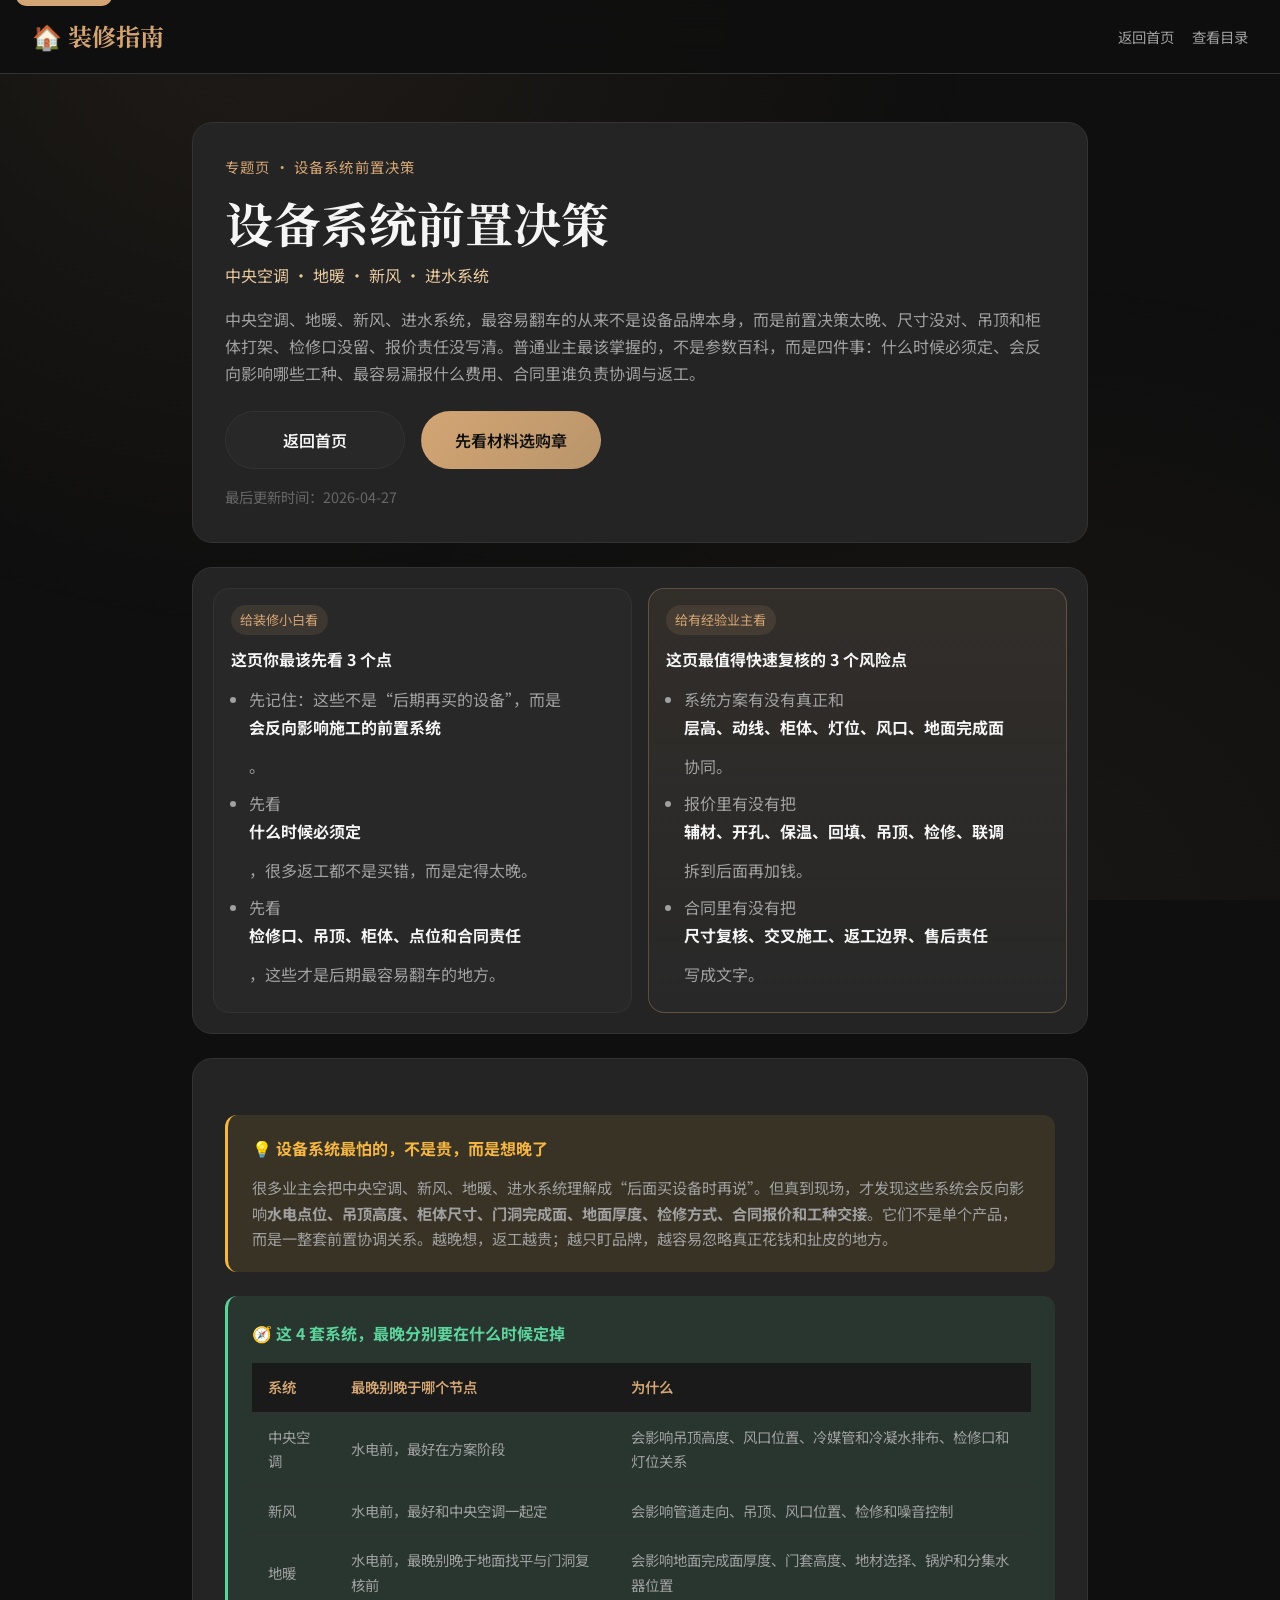
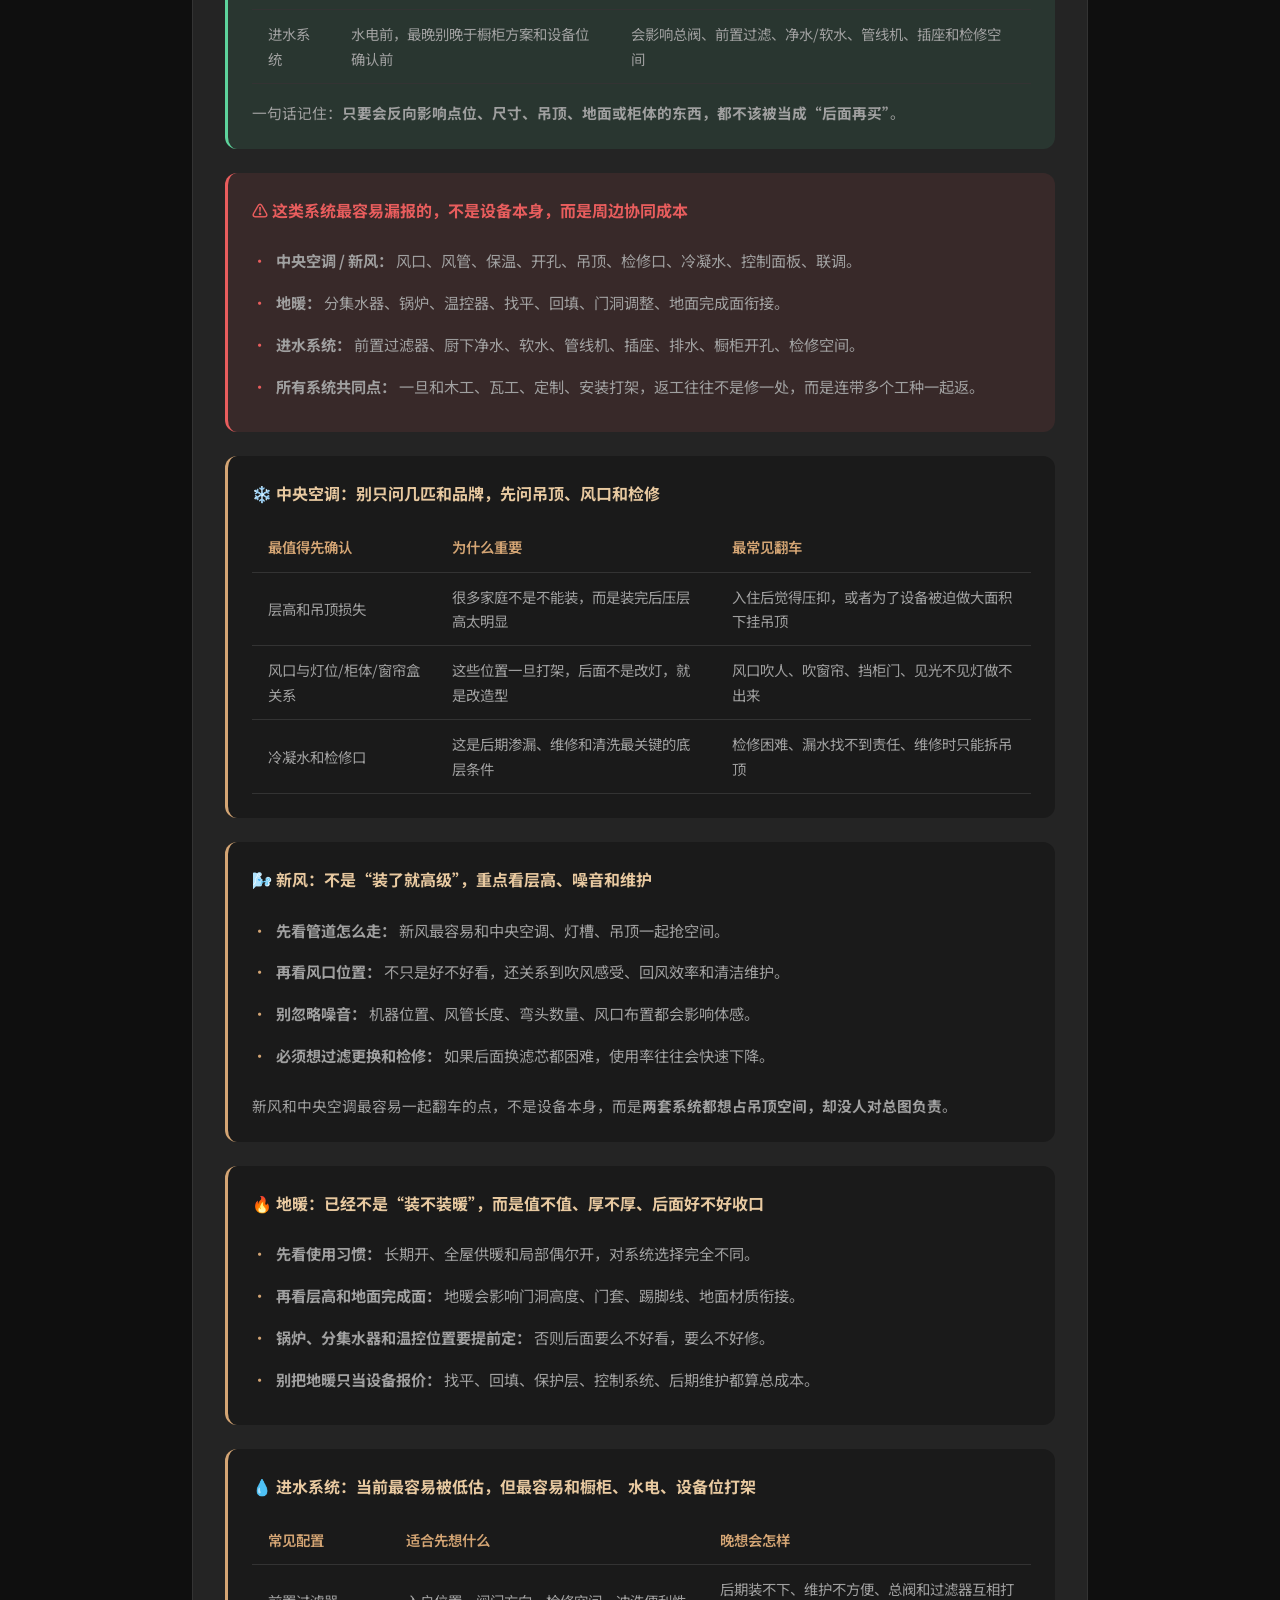
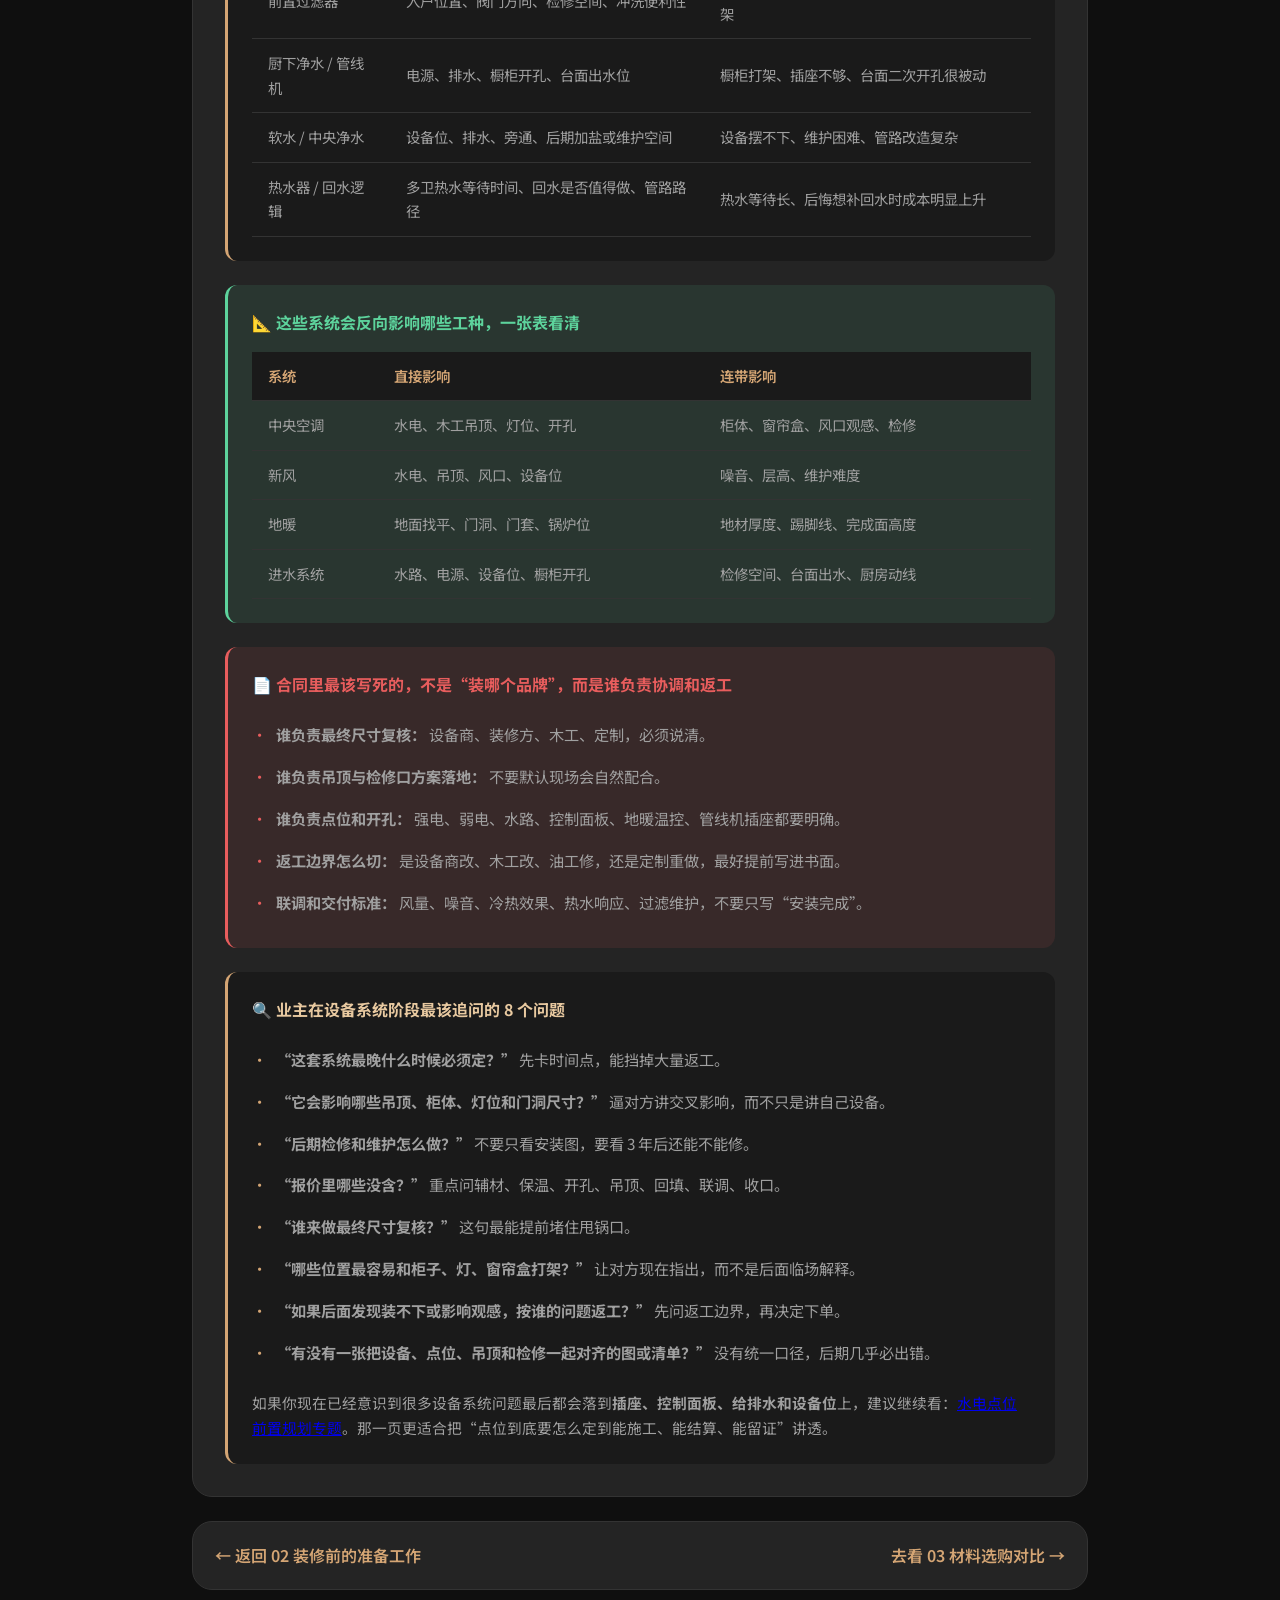
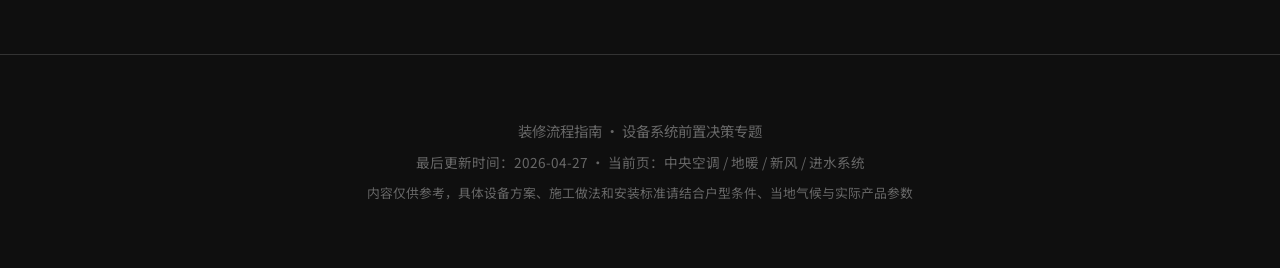
<file: chapters/equipment-systems.html>
<!DOCTYPE html>
<html lang="zh-CN">
<head>
    <meta charset="UTF-8">
    <meta name="viewport" content="width=device-width, initial-scale=1.0">
    <meta name="description" content="中央空调、地暖、新风、进水系统，最容易翻车的从来不是设备品牌本身，而是前置决策太晚、尺寸没对、吊顶和柜体打架、检修口没留、报价责任没写清。普通业主最该掌握的，不是参数百科，而是四件事：什么时候必须定、会反向影响哪些工种、最容易漏报什么费用、合同里谁负责协调与返工。">
    <meta name="theme-color" content="#0f0f0f">
    <link rel="canonical" href="https://jonceli.github.io/renovation-guide/chapters/equipment-systems.html">
    <meta property="og:type" content="article">
    <meta property="og:title" content="设备系统前置决策 | 装修流程指南">
    <meta property="og:description" content="中央空调、地暖、新风、进水系统，最容易翻车的从来不是设备品牌本身，而是前置决策太晚、尺寸没对、吊顶和柜体打架、检修口没留、报价责任没写清。普通业主最该掌握的，不是参数百科，而是四件事：什么时候必须定、会反向影响哪些工种、最容易漏报什么费用、合同里谁负责协调与返工。">
    <meta property="og:url" content="https://jonceli.github.io/renovation-guide/chapters/equipment-systems.html">
    <meta property="og:image" content="https://images.unsplash.com/photo-1505693416388-ac5ce068fe85?auto=format&fit=crop&w=1200&h=630&q=80">
    <meta name="twitter:card" content="summary_large_image">
    <meta name="twitter:title" content="设备系统前置决策 | 装修流程指南">
    <meta name="twitter:description" content="别把中央空调、地暖、新风、进水系统当成后期慢慢买的设备。它们本质上是会反向影响水电、吊顶、木工、柜体、检修和合同责任的前置系统。">
    <meta name="twitter:image" content="https://images.unsplash.com/photo-1505693416388-ac5ce068fe85?auto=format&fit=crop&w=1200&h=630&q=80">
    <title>设备系统前置决策 | 装修流程指南</title>
    <link rel="preconnect" href="https://fonts.googleapis.com">
    <link rel="preconnect" href="https://fonts.gstatic.com" crossorigin>
    <link href="https://fonts.googleapis.com/css2?family=Noto+Serif+SC:wght@400;600;700&family=Noto+Sans+SC:wght@300;400;500;600&display=swap" rel="stylesheet">
    <link rel="stylesheet" href="../styles.css">
</head>
<body class="chapter-page-body">
    <a href="#chapter-main" class="skip-link">跳到正文</a>
    <header class="header">
        <div class="header-content">
            <a href="../index.html" class="logo">🏠 装修指南</a>
            <ul class="nav-links nav-links-static">
                <li><a href="../index.html">返回首页</a></li>
                <li><a href="../index.html#guide-overview">查看目录</a></li>
            </ul>
        </div>
    </header>

    <main class="main-content chapter-page-main" id="chapter-main">
        <section class="chapter-page-hero">
            <div class="chapter-page-meta">专题页 · 设备系统前置决策</div>
            <h1>设备系统前置决策</h1>
            <p class="chapter-page-subtitle">中央空调 · 地暖 · 新风 · 进水系统</p>
            <p class="chapter-page-summary">中央空调、地暖、新风、进水系统，最容易翻车的从来不是设备品牌本身，而是前置决策太晚、尺寸没对、吊顶和柜体打架、检修口没留、报价责任没写清。普通业主最该掌握的，不是参数百科，而是四件事：什么时候必须定、会反向影响哪些工种、最容易漏报什么费用、合同里谁负责协调与返工。</p>
            <div class="chapter-page-actions">
                <a href="../index.html" class="btn btn-secondary">返回首页</a>
                <a href="materials.html" class="btn btn-primary">先看材料选购章</a>
            </div>
            <p class="chapter-page-updated">最后更新时间：2026-04-27</p>
        </section>

        <section class="chapter-reader-guide">
            <div class="chapter-reader-card">
                <span class="chapter-reader-tag">给装修小白看</span>
                <strong>这页你最该先看 3 个点</strong>
                <ul>
                    <li>先记住：这些不是“后期再买的设备”，而是<strong>会反向影响施工的前置系统</strong>。</li>
                    <li>先看<strong>什么时候必须定</strong>，很多返工都不是买错，而是定得太晚。</li>
                    <li>先看<strong>检修口、吊顶、柜体、点位和合同责任</strong>，这些才是后期最容易翻车的地方。</li>
                </ul>
            </div>
            <div class="chapter-reader-card chapter-reader-card-highlight">
                <span class="chapter-reader-tag">给有经验业主看</span>
                <strong>这页最值得快速复核的 3 个风险点</strong>
                <ul>
                    <li>系统方案有没有真正和<strong>层高、动线、柜体、灯位、风口、地面完成面</strong>协同。</li>
                    <li>报价里有没有把<strong>辅材、开孔、保温、回填、吊顶、检修、联调</strong>拆到后面再加钱。</li>
                    <li>合同里有没有把<strong>尺寸复核、交叉施工、返工边界、售后责任</strong>写成文字。</li>
                </ul>
            </div>
        </section>

        <article class="chapter-page-article">
            <div class="chapter-body">
                <div class="tip-box">
                    <h4>💡 设备系统最怕的，不是贵，而是想晚了</h4>
                    <p>很多业主会把中央空调、新风、地暖、进水系统理解成“后面买设备时再说”。但真到现场，才发现这些系统会反向影响<strong>水电点位、吊顶高度、柜体尺寸、门洞完成面、地面厚度、检修方式、合同报价和工种交接</strong>。它们不是单个产品，而是一整套前置协调关系。越晚想，返工越贵；越只盯品牌，越容易忽略真正花钱和扯皮的地方。</p>
                </div>

                <div class="content-grid">
                    <div class="info-box success-box">
                        <h4>🧭 这 4 套系统，最晚分别要在什么时候定掉</h4>
                        <table class="material-table">
                            <tr>
                                <th>系统</th>
                                <th>最晚别晚于哪个节点</th>
                                <th>为什么</th>
                            </tr>
                            <tr>
                                <td>中央空调</td>
                                <td>水电前，最好在方案阶段</td>
                                <td>会影响吊顶高度、风口位置、冷媒管和冷凝水排布、检修口和灯位关系</td>
                            </tr>
                            <tr>
                                <td>新风</td>
                                <td>水电前，最好和中央空调一起定</td>
                                <td>会影响管道走向、吊顶、风口位置、检修和噪音控制</td>
                            </tr>
                            <tr>
                                <td>地暖</td>
                                <td>水电前，最晚别晚于地面找平与门洞复核前</td>
                                <td>会影响地面完成面厚度、门套高度、地材选择、锅炉和分集水器位置</td>
                            </tr>
                            <tr>
                                <td>进水系统</td>
                                <td>水电前，最晚别晚于橱柜方案和设备位确认前</td>
                                <td>会影响总阀、前置过滤、净水/软水、管线机、插座和检修空间</td>
                            </tr>
                        </table>
                        <p style="color:var(--text-secondary);font-size:0.92rem;margin-top:1rem;">一句话记住：<strong>只要会反向影响点位、尺寸、吊顶、地面或柜体的东西，都不该被当成“后面再买”</strong>。</p>
                    </div>

                    <div class="info-box warning-box">
                        <h4>⚠️ 这类系统最容易漏报的，不是设备本身，而是周边协同成本</h4>
                        <ul>
                            <li><strong>中央空调 / 新风：</strong> 风口、风管、保温、开孔、吊顶、检修口、冷凝水、控制面板、联调。</li>
                            <li><strong>地暖：</strong> 分集水器、锅炉、温控器、找平、回填、门洞调整、地面完成面衔接。</li>
                            <li><strong>进水系统：</strong> 前置过滤器、厨下净水、软水、管线机、插座、排水、橱柜开孔、检修空间。</li>
                            <li><strong>所有系统共同点：</strong> 一旦和木工、瓦工、定制、安装打架，返工往往不是修一处，而是连带多个工种一起返。</li>
                        </ul>
                    </div>

                    <div class="info-box">
                        <h4>❄️ 中央空调：别只问几匹和品牌，先问吊顶、风口和检修</h4>
                        <table class="material-table">
                            <tr>
                                <th>最值得先确认</th>
                                <th>为什么重要</th>
                                <th>最常见翻车</th>
                            </tr>
                            <tr>
                                <td>层高和吊顶损失</td>
                                <td>很多家庭不是不能装，而是装完后压层高太明显</td>
                                <td>入住后觉得压抑，或者为了设备被迫做大面积下挂吊顶</td>
                            </tr>
                            <tr>
                                <td>风口与灯位/柜体/窗帘盒关系</td>
                                <td>这些位置一旦打架，后面不是改灯，就是改造型</td>
                                <td>风口吹人、吹窗帘、挡柜门、见光不见灯做不出来</td>
                            </tr>
                            <tr>
                                <td>冷凝水和检修口</td>
                                <td>这是后期渗漏、维修和清洗最关键的底层条件</td>
                                <td>检修困难、漏水找不到责任、维修时只能拆吊顶</td>
                            </tr>
                        </table>
                    </div>

                    <div class="info-box">
                        <h4>🌬️ 新风：不是“装了就高级”，重点看层高、噪音和维护</h4>
                        <ul>
                            <li><strong>先看管道怎么走：</strong> 新风最容易和中央空调、灯槽、吊顶一起抢空间。</li>
                            <li><strong>再看风口位置：</strong> 不只是好不好看，还关系到吹风感受、回风效率和清洁维护。</li>
                            <li><strong>别忽略噪音：</strong> 机器位置、风管长度、弯头数量、风口布置都会影响体感。</li>
                            <li><strong>必须想过滤更换和检修：</strong> 如果后面换滤芯都困难，使用率往往会快速下降。</li>
                        </ul>
                        <p style="color:var(--text-secondary);font-size:0.92rem;margin-top:1rem;">新风和中央空调最容易一起翻车的点，不是设备本身，而是<strong>两套系统都想占吊顶空间，却没人对总图负责</strong>。</p>
                    </div>

                    <div class="info-box">
                        <h4>🔥 地暖：已经不是“装不装暖”，而是值不值、厚不厚、后面好不好收口</h4>
                        <ul>
                            <li><strong>先看使用习惯：</strong> 长期开、全屋供暖和局部偶尔开，对系统选择完全不同。</li>
                            <li><strong>再看层高和地面完成面：</strong> 地暖会影响门洞高度、门套、踢脚线、地面材质衔接。</li>
                            <li><strong>锅炉、分集水器和温控位置要提前定：</strong> 否则后面要么不好看，要么不好修。</li>
                            <li><strong>别把地暖只当设备报价：</strong> 找平、回填、保护层、控制系统、后期维护都算总成本。</li>
                        </ul>
                    </div>

                    <div class="info-box">
                        <h4>💧 进水系统：当前最容易被低估，但最容易和橱柜、水电、设备位打架</h4>
                        <table class="material-table">
                            <tr>
                                <th>常见配置</th>
                                <th>适合先想什么</th>
                                <th>晚想会怎样</th>
                            </tr>
                            <tr>
                                <td>前置过滤器</td>
                                <td>入户位置、阀门方向、检修空间、冲洗便利性</td>
                                <td>后期装不下、维护不方便、总阀和过滤器互相打架</td>
                            </tr>
                            <tr>
                                <td>厨下净水 / 管线机</td>
                                <td>电源、排水、橱柜开孔、台面出水位</td>
                                <td>橱柜打架、插座不够、台面二次开孔很被动</td>
                            </tr>
                            <tr>
                                <td>软水 / 中央净水</td>
                                <td>设备位、排水、旁通、后期加盐或维护空间</td>
                                <td>设备摆不下、维护困难、管路改造复杂</td>
                            </tr>
                            <tr>
                                <td>热水器 / 回水逻辑</td>
                                <td>多卫热水等待时间、回水是否值得做、管路路径</td>
                                <td>热水等待长、后悔想补回水时成本明显上升</td>
                            </tr>
                        </table>
                    </div>

                    <div class="info-box success-box">
                        <h4>📐 这些系统会反向影响哪些工种，一张表看清</h4>
                        <table class="material-table">
                            <tr>
                                <th>系统</th>
                                <th>直接影响</th>
                                <th>连带影响</th>
                            </tr>
                            <tr>
                                <td>中央空调</td>
                                <td>水电、木工吊顶、灯位、开孔</td>
                                <td>柜体、窗帘盒、风口观感、检修</td>
                            </tr>
                            <tr>
                                <td>新风</td>
                                <td>水电、吊顶、风口、设备位</td>
                                <td>噪音、层高、维护难度</td>
                            </tr>
                            <tr>
                                <td>地暖</td>
                                <td>地面找平、门洞、门套、锅炉位</td>
                                <td>地材厚度、踢脚线、完成面高度</td>
                            </tr>
                            <tr>
                                <td>进水系统</td>
                                <td>水路、电源、设备位、橱柜开孔</td>
                                <td>检修空间、台面出水、厨房动线</td>
                            </tr>
                        </table>
                    </div>

                    <div class="info-box warning-box">
                        <h4>📄 合同里最该写死的，不是“装哪个品牌”，而是谁负责协调和返工</h4>
                        <ul>
                            <li><strong>谁负责最终尺寸复核：</strong> 设备商、装修方、木工、定制，必须说清。</li>
                            <li><strong>谁负责吊顶与检修口方案落地：</strong> 不要默认现场会自然配合。</li>
                            <li><strong>谁负责点位和开孔：</strong> 强电、弱电、水路、控制面板、地暖温控、管线机插座都要明确。</li>
                            <li><strong>返工边界怎么切：</strong> 是设备商改、木工改、油工修，还是定制重做，最好提前写进书面。</li>
                            <li><strong>联调和交付标准：</strong> 风量、噪音、冷热效果、热水响应、过滤维护，不要只写“安装完成”。</li>
                        </ul>
                    </div>

                    <div class="info-box">
                        <h4>🔍 业主在设备系统阶段最该追问的 8 个问题</h4>
                        <ul>
                            <li><strong>“这套系统最晚什么时候必须定？”</strong> 先卡时间点，能挡掉大量返工。</li>
                            <li><strong>“它会影响哪些吊顶、柜体、灯位和门洞尺寸？”</strong> 逼对方讲交叉影响，而不只是讲自己设备。</li>
                            <li><strong>“后期检修和维护怎么做？”</strong> 不要只看安装图，要看 3 年后还能不能修。</li>
                            <li><strong>“报价里哪些没含？”</strong> 重点问辅材、保温、开孔、吊顶、回填、联调、收口。</li>
                            <li><strong>“谁来做最终尺寸复核？”</strong> 这句最能提前堵住甩锅口。</li>
                            <li><strong>“哪些位置最容易和柜子、灯、窗帘盒打架？”</strong> 让对方现在指出，而不是后面临场解释。</li>
                            <li><strong>“如果后面发现装不下或影响观感，按谁的问题返工？”</strong> 先问返工边界，再决定下单。</li>
                            <li><strong>“有没有一张把设备、点位、吊顶和检修一起对齐的图或清单？”</strong> 没有统一口径，后期几乎必出错。</li>
                        </ul>
                        <p style="color:var(--text-secondary);font-size:0.92rem;margin-top:1rem;">如果你现在已经意识到很多设备系统问题最后都会落到<strong>插座、控制面板、给排水和设备位</strong>上，建议继续看：<a href="wiring-and-points.html">水电点位前置规划专题</a>。那一页更适合把“点位到底要怎么定到能施工、能结算、能留证”讲透。</p>
                    </div>
                </div>
            </div>
        </article>

        <nav class="chapter-page-nav" aria-label="专题页导航">
            <a class="chapter-nav-link" href="preparation.html">← 返回 02 装修前的准备工作</a>
            <a class="chapter-nav-link" href="materials.html">去看 03 材料选购对比 →</a>
        </nav>
    </main>

    <footer class="footer">
        <p>装修流程指南 · 设备系统前置决策专题</p>
        <p style="margin-top: 0.5rem; font-size: 0.85rem;">最后更新时间：2026-04-27 · 当前页：中央空调 / 地暖 / 新风 / 进水系统</p>
        <p style="margin-top: 0.5rem; font-size: 0.8rem;">内容仅供参考，具体设备方案、施工做法和安装标准请结合户型条件、当地气候与实际产品参数</p>
    </footer>

    <script src="../script.js"></script>
</body>
</html>
</file>
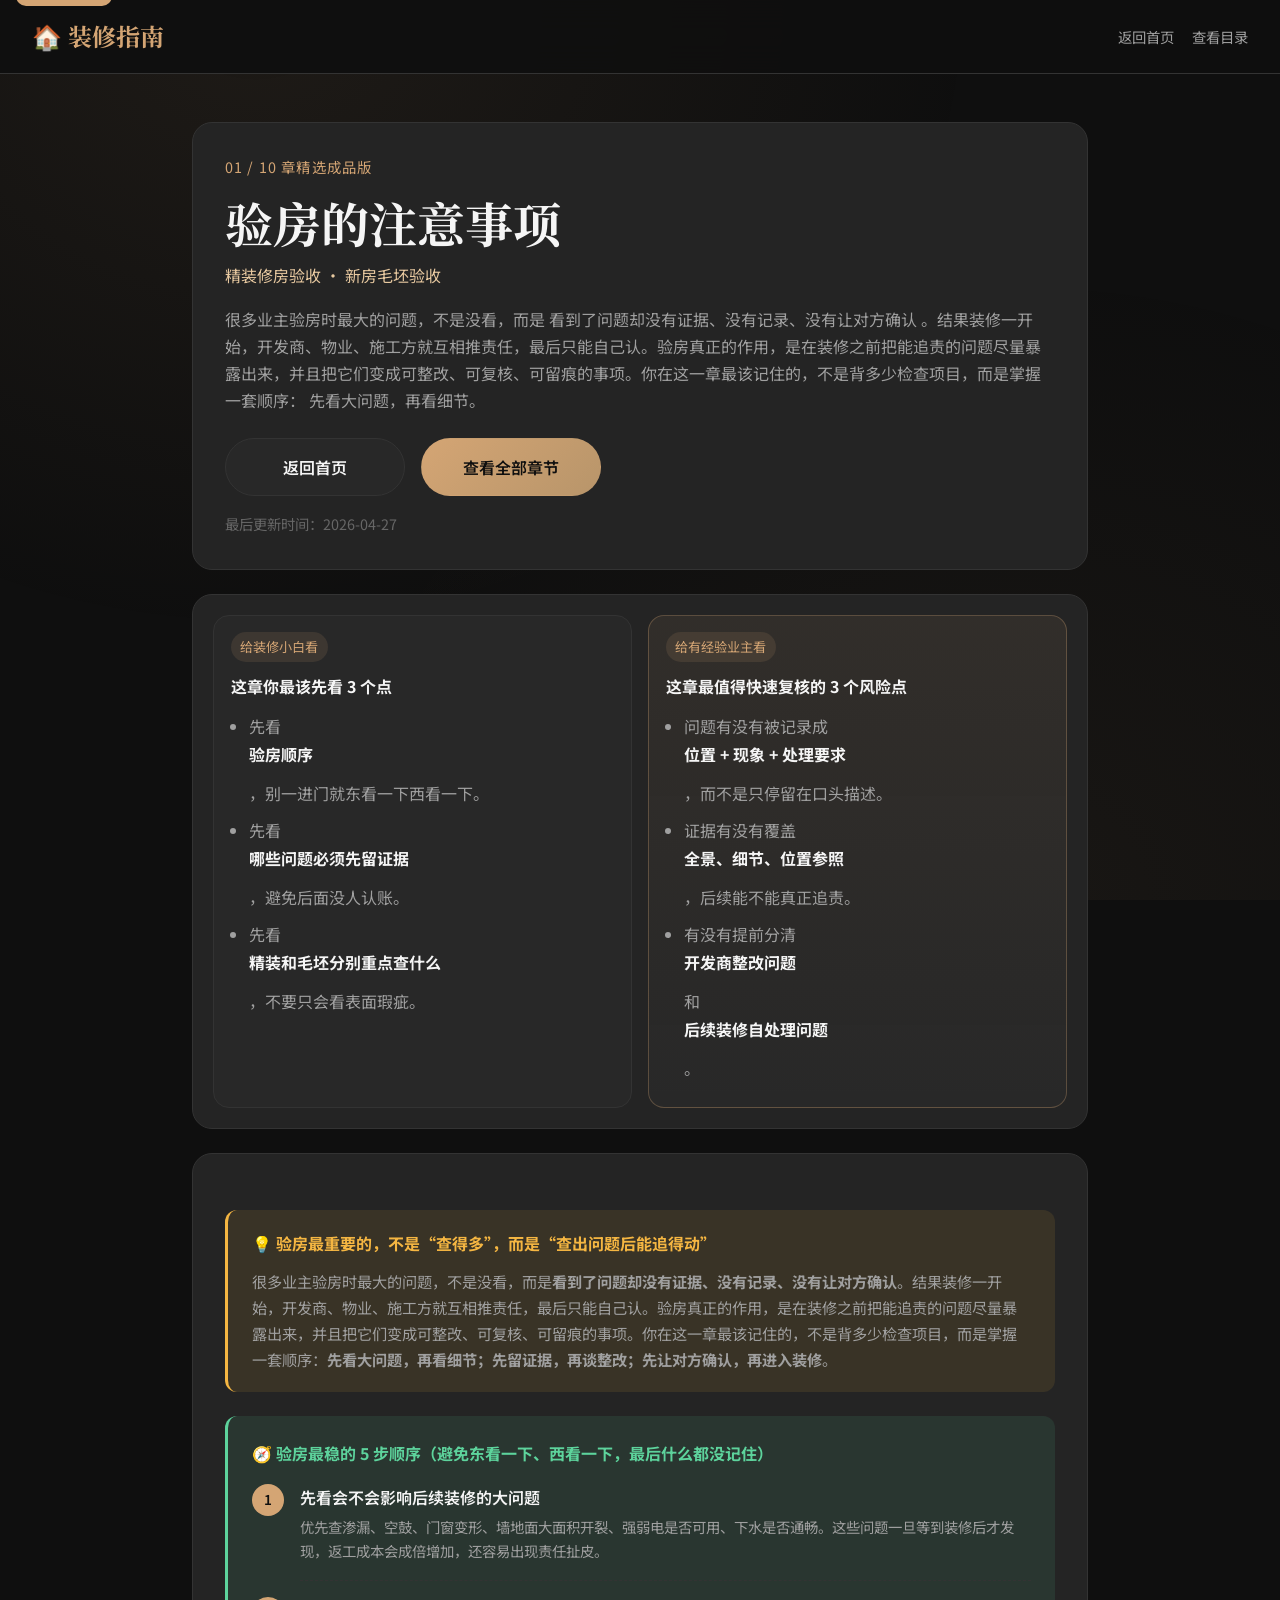
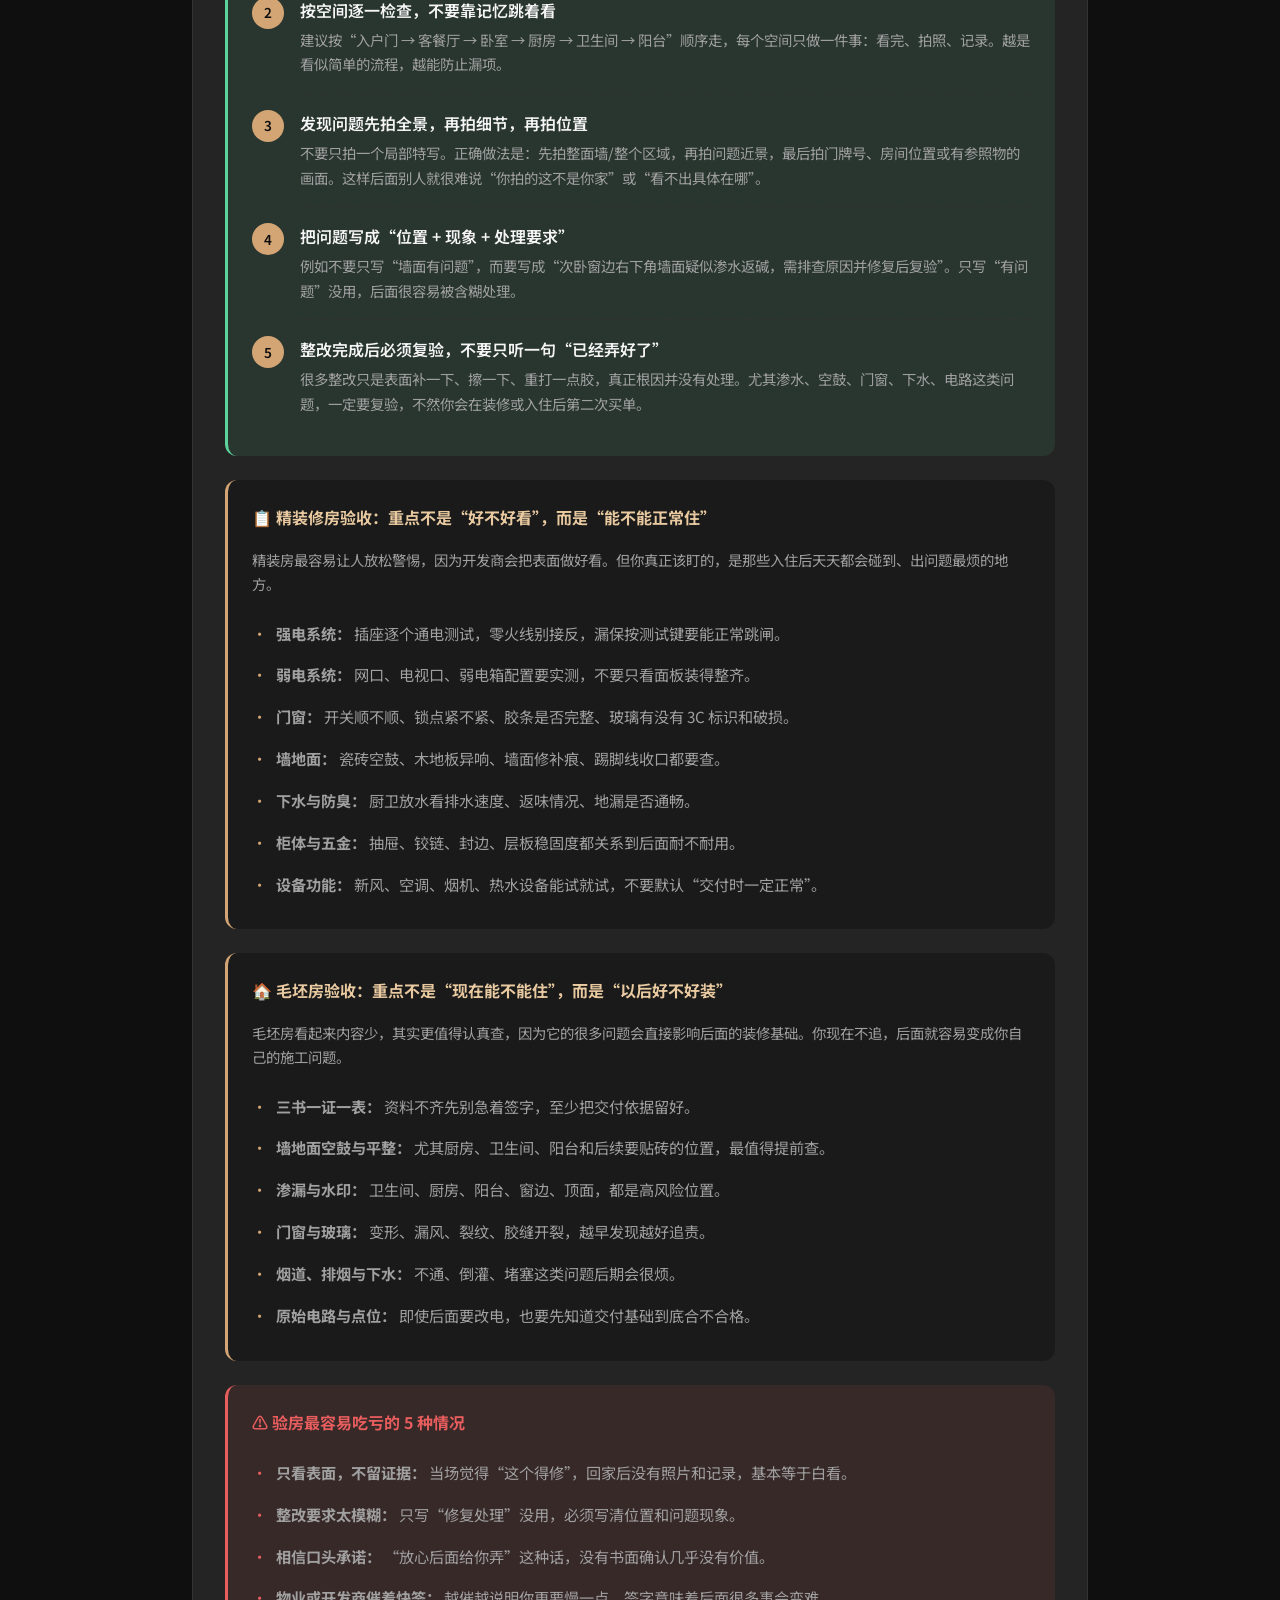
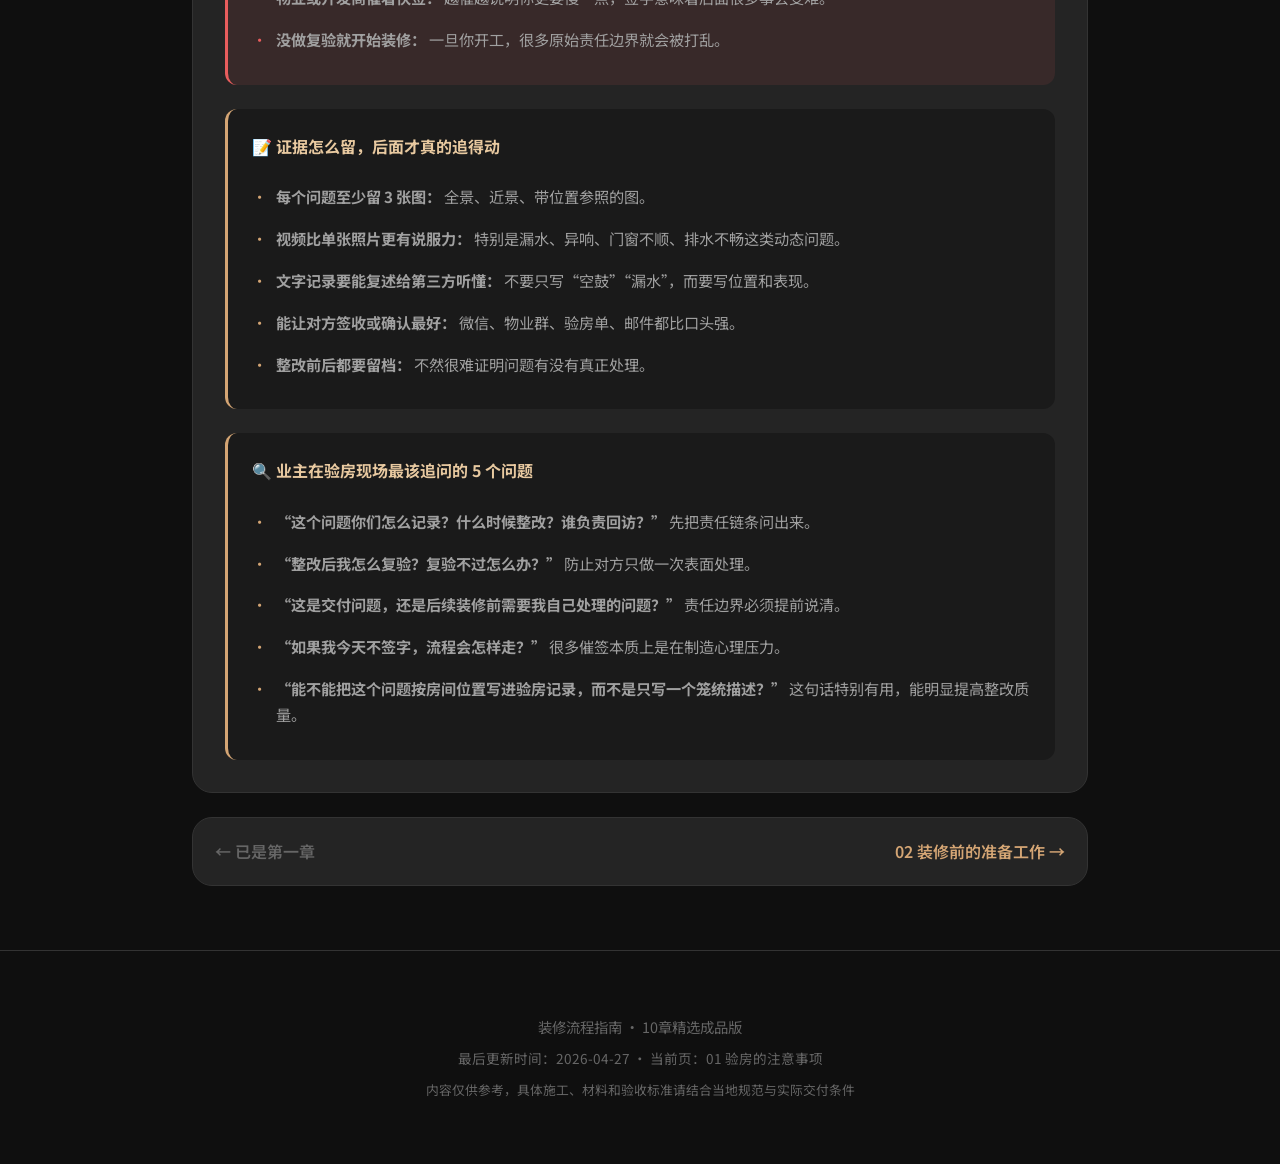
<file: chapters/inspection.html>
<!DOCTYPE html>
<html lang="zh-CN">
<head>
    <meta charset="UTF-8">
    <meta name="viewport" content="width=device-width, initial-scale=1.0">
    <meta name="description" content="很多业主验房时最大的问题，不是没看，而是 看到了问题却没有证据、没有记录、没有让对方确认 。结果装修一开始，开发商、物业、施工方就互相推责任，最后只能自己认。验房真正的作用，是在装修之前把能追责的问题尽量暴露出来，并且把它们变成可整改、可复核、可留痕的事项。你在这一章最该记住的，不是背多少检查项目，而是掌握一套顺序： 先看大问题，再看细节。">
    <meta name="theme-color" content="#0f0f0f">
    <link rel="canonical" href="https://jonceli.github.io/renovation-guide/chapters/inspection.html">
    <link rel="next" href="https://jonceli.github.io/renovation-guide/chapters/preparation.html">
    <meta property="og:type" content="article">
    <meta property="og:title" content="验房的注意事项 | 装修流程指南">
    <meta property="og:description" content="很多业主验房时最大的问题，不是没看，而是 看到了问题却没有证据、没有记录、没有让对方确认 。结果装修一开始，开发商、物业、施工方就互相推责任，最后只能自己认。验房真正的作用，是在装修之前把能追责的问题尽量暴露出来，并且把它们变成可整改、可复核、可留痕的事项。你在这一章最该记住的，不是背多少检查项目，而是掌握一套顺序： 先看大问题，再看细节。">
    <meta property="og:url" content="https://jonceli.github.io/renovation-guide/chapters/inspection.html">
    <meta property="og:image" content="https://images.unsplash.com/photo-1505693416388-ac5ce068fe85?auto=format&fit=crop&w=1200&h=630&q=80">
    <meta name="twitter:card" content="summary_large_image">
    <meta name="twitter:title" content="验房的注意事项 | 装修流程指南">
    <meta name="twitter:description" content="很多业主验房时最大的问题，不是没看，而是 看到了问题却没有证据、没有记录、没有让对方确认 。结果装修一开始，开发商、物业、施工方就互相推责任，最后只能自己认。验房真正的作用，是在装修之前把能追责的问题尽量暴露出来，并且把它们变成可整改、可复核、可留痕的事项。你在这一章最该记住的，不是背多少检查项目，而是掌握一套顺序： 先看大问题，再看细节。">
    <meta name="twitter:image" content="https://images.unsplash.com/photo-1505693416388-ac5ce068fe85?auto=format&fit=crop&w=1200&h=630&q=80">
    <title>验房的注意事项 | 装修流程指南</title>
    <link rel="preconnect" href="https://fonts.googleapis.com">
    <link rel="preconnect" href="https://fonts.gstatic.com" crossorigin>
    <link href="https://fonts.googleapis.com/css2?family=Noto+Serif+SC:wght@400;600;700&family=Noto+Sans+SC:wght@300;400;500;600&display=swap" rel="stylesheet">
    <link rel="stylesheet" href="../styles.css">
</head>
<body class="chapter-page-body">
    <a href="#chapter-main" class="skip-link">跳到正文</a>
    <header class="header">
        <div class="header-content">
            <a href="../index.html" class="logo">🏠 装修指南</a>
            <ul class="nav-links nav-links-static">
                <li><a href="../index.html">返回首页</a></li>
                <li><a href="../index.html#guide-overview">查看目录</a></li>
            </ul>
        </div>
    </header>

    <main class="main-content chapter-page-main" id="chapter-main">
        <section class="chapter-page-hero">
            <div class="chapter-page-meta">01 / 10 章精选成品版</div>
            <h1>验房的注意事项</h1>
            <p class="chapter-page-subtitle">精装修房验收 · 新房毛坯验收</p>
            <p class="chapter-page-summary">很多业主验房时最大的问题，不是没看，而是 看到了问题却没有证据、没有记录、没有让对方确认 。结果装修一开始，开发商、物业、施工方就互相推责任，最后只能自己认。验房真正的作用，是在装修之前把能追责的问题尽量暴露出来，并且把它们变成可整改、可复核、可留痕的事项。你在这一章最该记住的，不是背多少检查项目，而是掌握一套顺序： 先看大问题，再看细节。</p>
            <div class="chapter-page-actions">
                <a href="../index.html" class="btn btn-secondary">返回首页</a>
                <a href="../index.html#guide-overview" class="btn btn-primary">查看全部章节</a>
            </div>
            <p class="chapter-page-updated">最后更新时间：2026-04-27</p>
        </section>

        <section class="chapter-reader-guide">
            <div class="chapter-reader-card">
                <span class="chapter-reader-tag">给装修小白看</span>
                <strong>这章你最该先看 3 个点</strong>
                <ul>
                    <li>先看<strong>验房顺序</strong>，别一进门就东看一下西看一下。</li>
                    <li>先看<strong>哪些问题必须先留证据</strong>，避免后面没人认账。</li>
                    <li>先看<strong>精装和毛坯分别重点查什么</strong>，不要只会看表面瑕疵。</li>
                </ul>
            </div>
            <div class="chapter-reader-card chapter-reader-card-highlight">
                <span class="chapter-reader-tag">给有经验业主看</span>
                <strong>这章最值得快速复核的 3 个风险点</strong>
                <ul>
                    <li>问题有没有被记录成<strong>位置 + 现象 + 处理要求</strong>，而不是只停留在口头描述。</li>
                    <li>证据有没有覆盖<strong>全景、细节、位置参照</strong>，后续能不能真正追责。</li>
                    <li>有没有提前分清<strong>开发商整改问题</strong>和<strong>后续装修自处理问题</strong>。</li>
                </ul>
            </div>
        </section>

        <article class="chapter-page-article">
            <div class="chapter-body">
<div class="tip-box">
                        <h4>💡 验房最重要的，不是“查得多”，而是“查出问题后能追得动”</h4>
                        <p>很多业主验房时最大的问题，不是没看，而是<strong>看到了问题却没有证据、没有记录、没有让对方确认</strong>。结果装修一开始，开发商、物业、施工方就互相推责任，最后只能自己认。验房真正的作用，是在装修之前把能追责的问题尽量暴露出来，并且把它们变成可整改、可复核、可留痕的事项。你在这一章最该记住的，不是背多少检查项目，而是掌握一套顺序：<strong>先看大问题，再看细节；先留证据，再谈整改；先让对方确认，再进入装修</strong>。</p>
                    </div>
                    <div class="content-grid">
                        <div class="info-box success-box">
                            <h4>🧭 验房最稳的 5 步顺序（避免东看一下、西看一下，最后什么都没记住）</h4>
                            <div class="flow-steps">
                                <div class="flow-step">
                                    <div class="step-number">1</div>
                                    <div class="step-content">
                                        <div class="step-title">先看会不会影响后续装修的大问题</div>
                                        <div class="step-desc">优先查渗漏、空鼓、门窗变形、墙地面大面积开裂、强弱电是否可用、下水是否通畅。这些问题一旦等到装修后才发现，返工成本会成倍增加，还容易出现责任扯皮。</div>
                                    </div>
                                </div>
                                <div class="flow-step">
                                    <div class="step-number">2</div>
                                    <div class="step-content">
                                        <div class="step-title">按空间逐一检查，不要靠记忆跳着看</div>
                                        <div class="step-desc">建议按“入户门 → 客餐厅 → 卧室 → 厨房 → 卫生间 → 阳台”顺序走，每个空间只做一件事：看完、拍照、记录。越是看似简单的流程，越能防止漏项。</div>
                                    </div>
                                </div>
                                <div class="flow-step">
                                    <div class="step-number">3</div>
                                    <div class="step-content">
                                        <div class="step-title">发现问题先拍全景，再拍细节，再拍位置</div>
                                        <div class="step-desc">不要只拍一个局部特写。正确做法是：先拍整面墙/整个区域，再拍问题近景，最后拍门牌号、房间位置或有参照物的画面。这样后面别人就很难说“你拍的这不是你家”或“看不出具体在哪”。</div>
                                    </div>
                                </div>
                                <div class="flow-step">
                                    <div class="step-number">4</div>
                                    <div class="step-content">
                                        <div class="step-title">把问题写成“位置 + 现象 + 处理要求”</div>
                                        <div class="step-desc">例如不要只写“墙面有问题”，而要写成“次卧窗边右下角墙面疑似渗水返碱，需排查原因并修复后复验”。只写“有问题”没用，后面很容易被含糊处理。</div>
                                    </div>
                                </div>
                                <div class="flow-step">
                                    <div class="step-number">5</div>
                                    <div class="step-content">
                                        <div class="step-title">整改完成后必须复验，不要只听一句“已经弄好了”</div>
                                        <div class="step-desc">很多整改只是表面补一下、擦一下、重打一点胶，真正根因并没有处理。尤其渗水、空鼓、门窗、下水、电路这类问题，一定要复验，不然你会在装修或入住后第二次买单。</div>
                                    </div>
                                </div>
                            </div>
                        </div>
                        <div class="info-box">
                            <h4>📋 精装修房验收：重点不是“好不好看”，而是“能不能正常住”</h4>
                            <p style="color:var(--text-secondary);font-size:0.9rem;margin-bottom:1rem;">精装房最容易让人放松警惕，因为开发商会把表面做好看。但你真正该盯的，是那些入住后天天都会碰到、出问题最烦的地方。</p>
                            <ul>
                                <li><strong>强电系统：</strong> 插座逐个通电测试，零火线别接反，漏保按测试键要能正常跳闸。</li>
                                <li><strong>弱电系统：</strong> 网口、电视口、弱电箱配置要实测，不要只看面板装得整齐。</li>
                                <li><strong>门窗：</strong> 开关顺不顺、锁点紧不紧、胶条是否完整、玻璃有没有 3C 标识和破损。</li>
                                <li><strong>墙地面：</strong> 瓷砖空鼓、木地板异响、墙面修补痕、踢脚线收口都要查。</li>
                                <li><strong>下水与防臭：</strong> 厨卫放水看排水速度、返味情况、地漏是否通畅。</li>
                                <li><strong>柜体与五金：</strong> 抽屉、铰链、封边、层板稳固度都关系到后面耐不耐用。</li>
                                <li><strong>设备功能：</strong> 新风、空调、烟机、热水设备能试就试，不要默认“交付时一定正常”。</li>
                            </ul>
                        </div>
                        <div class="info-box">
                            <h4>🏠 毛坯房验收：重点不是“现在能不能住”，而是“以后好不好装”</h4>
                            <p style="color:var(--text-secondary);font-size:0.9rem;margin-bottom:1rem;">毛坯房看起来内容少，其实更值得认真查，因为它的很多问题会直接影响后面的装修基础。你现在不追，后面就容易变成你自己的施工问题。</p>
                            <ul>
                                <li><strong>三书一证一表：</strong> 资料不齐先别急着签字，至少把交付依据留好。</li>
                                <li><strong>墙地面空鼓与平整：</strong> 尤其厨房、卫生间、阳台和后续要贴砖的位置，最值得提前查。</li>
                                <li><strong>渗漏与水印：</strong> 卫生间、厨房、阳台、窗边、顶面，都是高风险位置。</li>
                                <li><strong>门窗与玻璃：</strong> 变形、漏风、裂纹、胶缝开裂，越早发现越好追责。</li>
                                <li><strong>烟道、排烟与下水：</strong> 不通、倒灌、堵塞这类问题后期会很烦。</li>
                                <li><strong>原始电路与点位：</strong> 即使后面要改电，也要先知道交付基础到底合不合格。</li>
                            </ul>
                        </div>
                        <div class="info-box warning-box">
                            <h4>⚠️ 验房最容易吃亏的 5 种情况</h4>
                            <ul>
                                <li><strong>只看表面，不留证据：</strong> 当场觉得“这个得修”，回家后没有照片和记录，基本等于白看。</li>
                                <li><strong>整改要求太模糊：</strong> 只写“修复处理”没用，必须写清位置和问题现象。</li>
                                <li><strong>相信口头承诺：</strong> “放心后面给你弄”这种话，没有书面确认几乎没有价值。</li>
                                <li><strong>物业或开发商催着快签：</strong> 越催越说明你更要慢一点，签字意味着后面很多事会变难。</li>
                                <li><strong>没做复验就开始装修：</strong> 一旦你开工，很多原始责任边界就会被打乱。</li>
                            </ul>
                        </div>
                        <div class="info-box">
                            <h4>📝 证据怎么留，后面才真的追得动</h4>
                            <ul>
                                <li><strong>每个问题至少留 3 张图：</strong> 全景、近景、带位置参照的图。</li>
                                <li><strong>视频比单张照片更有说服力：</strong> 特别是漏水、异响、门窗不顺、排水不畅这类动态问题。</li>
                                <li><strong>文字记录要能复述给第三方听懂：</strong> 不要只写“空鼓”“漏水”，而要写位置和表现。</li>
                                <li><strong>能让对方签收或确认最好：</strong> 微信、物业群、验房单、邮件都比口头强。</li>
                                <li><strong>整改前后都要留档：</strong> 不然很难证明问题有没有真正处理。</li>
                            </ul>
                        </div>
                        <div class="info-box">
                            <h4>🔍 业主在验房现场最该追问的 5 个问题</h4>
                            <ul>
                                <li><strong>“这个问题你们怎么记录？什么时候整改？谁负责回访？”</strong> 先把责任链条问出来。</li>
                                <li><strong>“整改后我怎么复验？复验不过怎么办？”</strong> 防止对方只做一次表面处理。</li>
                                <li><strong>“这是交付问题，还是后续装修前需要我自己处理的问题？”</strong> 责任边界必须提前说清。</li>
                                <li><strong>“如果我今天不签字，流程会怎样走？”</strong> 很多催签本质上是在制造心理压力。</li>
                                <li><strong>“能不能把这个问题按房间位置写进验房记录，而不是只写一个笼统描述？”</strong> 这句话特别有用，能明显提高整改质量。</li>
                            </ul>
                        </div>
                    </div>
            </div>
        </article>

        <nav class="chapter-page-nav" aria-label="章节翻页导航">
            <span class="chapter-nav-link disabled">← 已是第一章</span>
            <a class="chapter-nav-link" href="preparation.html">02 装修前的准备工作 →</a>
        </nav>
    </main>

    <footer class="footer">
        <p>装修流程指南 · 10章精选成品版</p>
        <p style="margin-top: 0.5rem; font-size: 0.85rem;">最后更新时间：2026-04-27 · 当前页：01 验房的注意事项</p>
        <p style="margin-top: 0.5rem; font-size: 0.8rem;">内容仅供参考，具体施工、材料和验收标准请结合当地规范与实际交付条件</p>
    </footer>

    <script src="../script.js"></script>
</body>
</html>
</file>
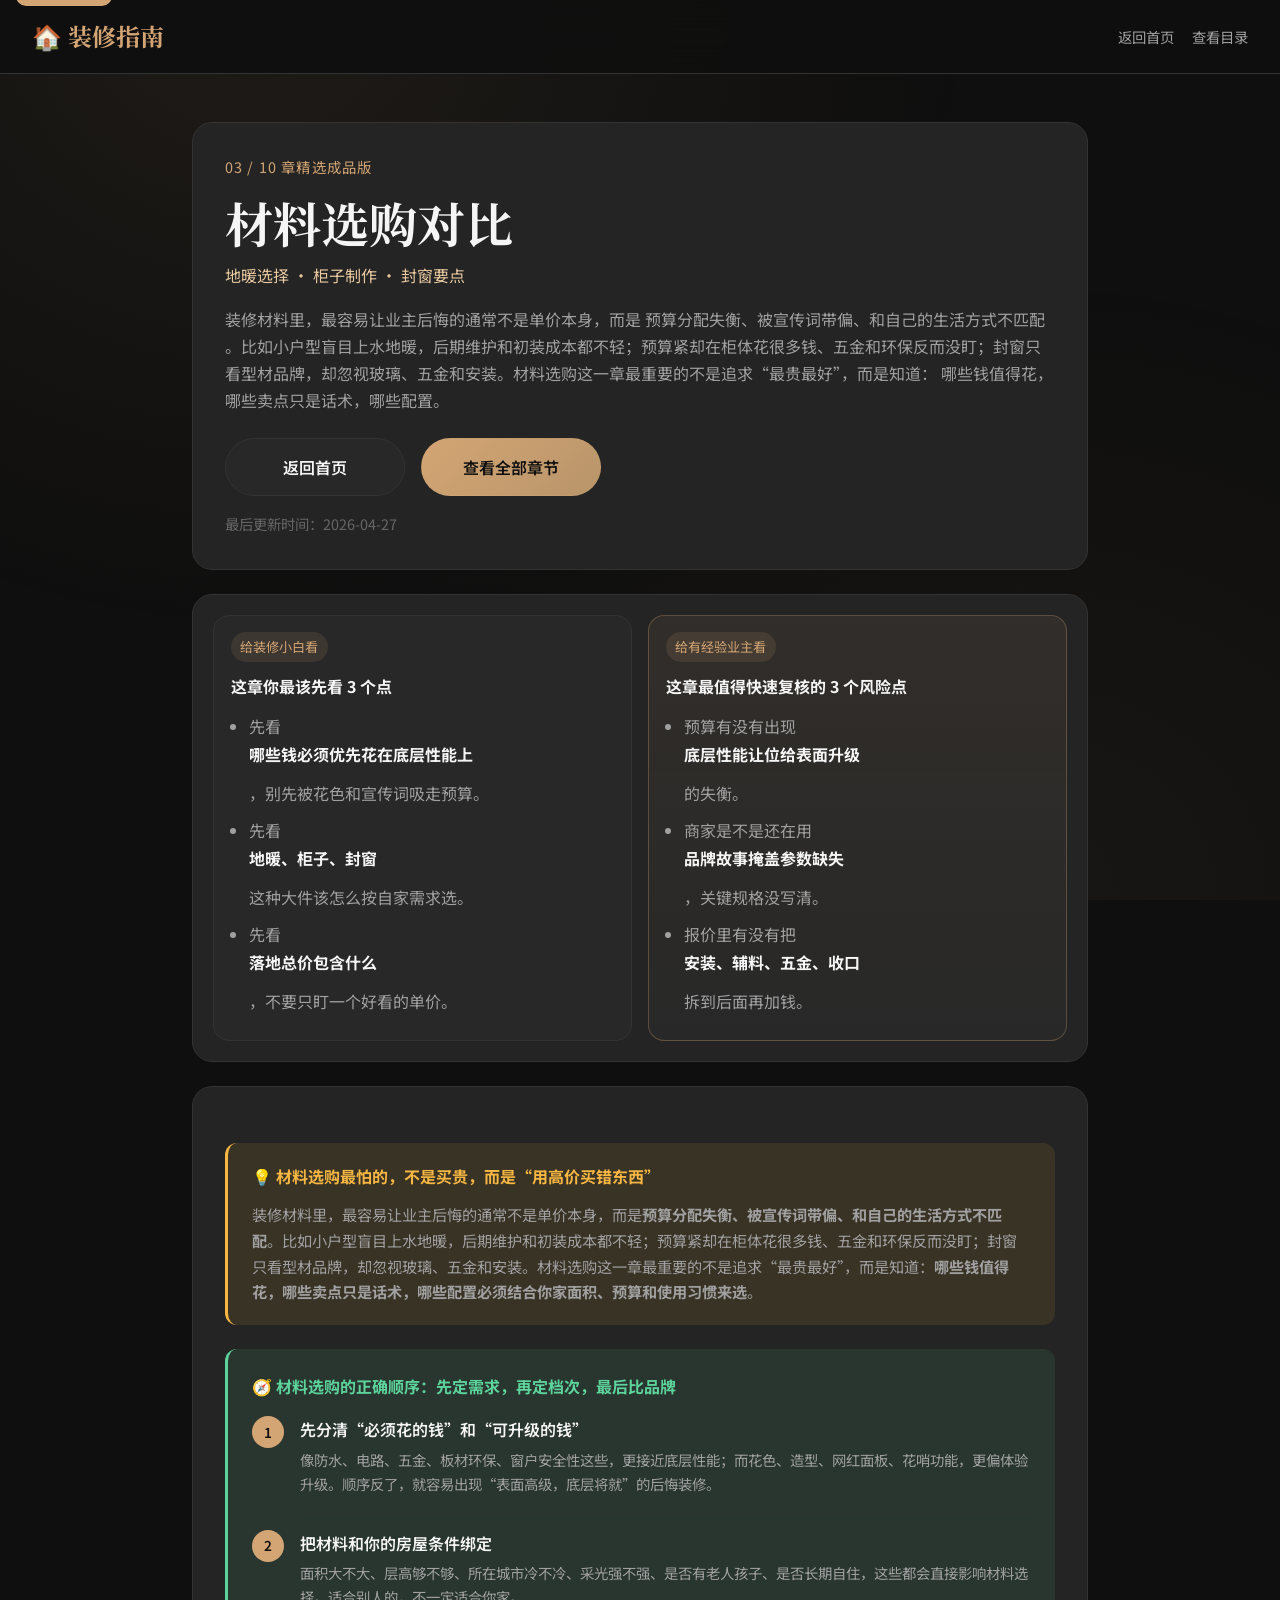
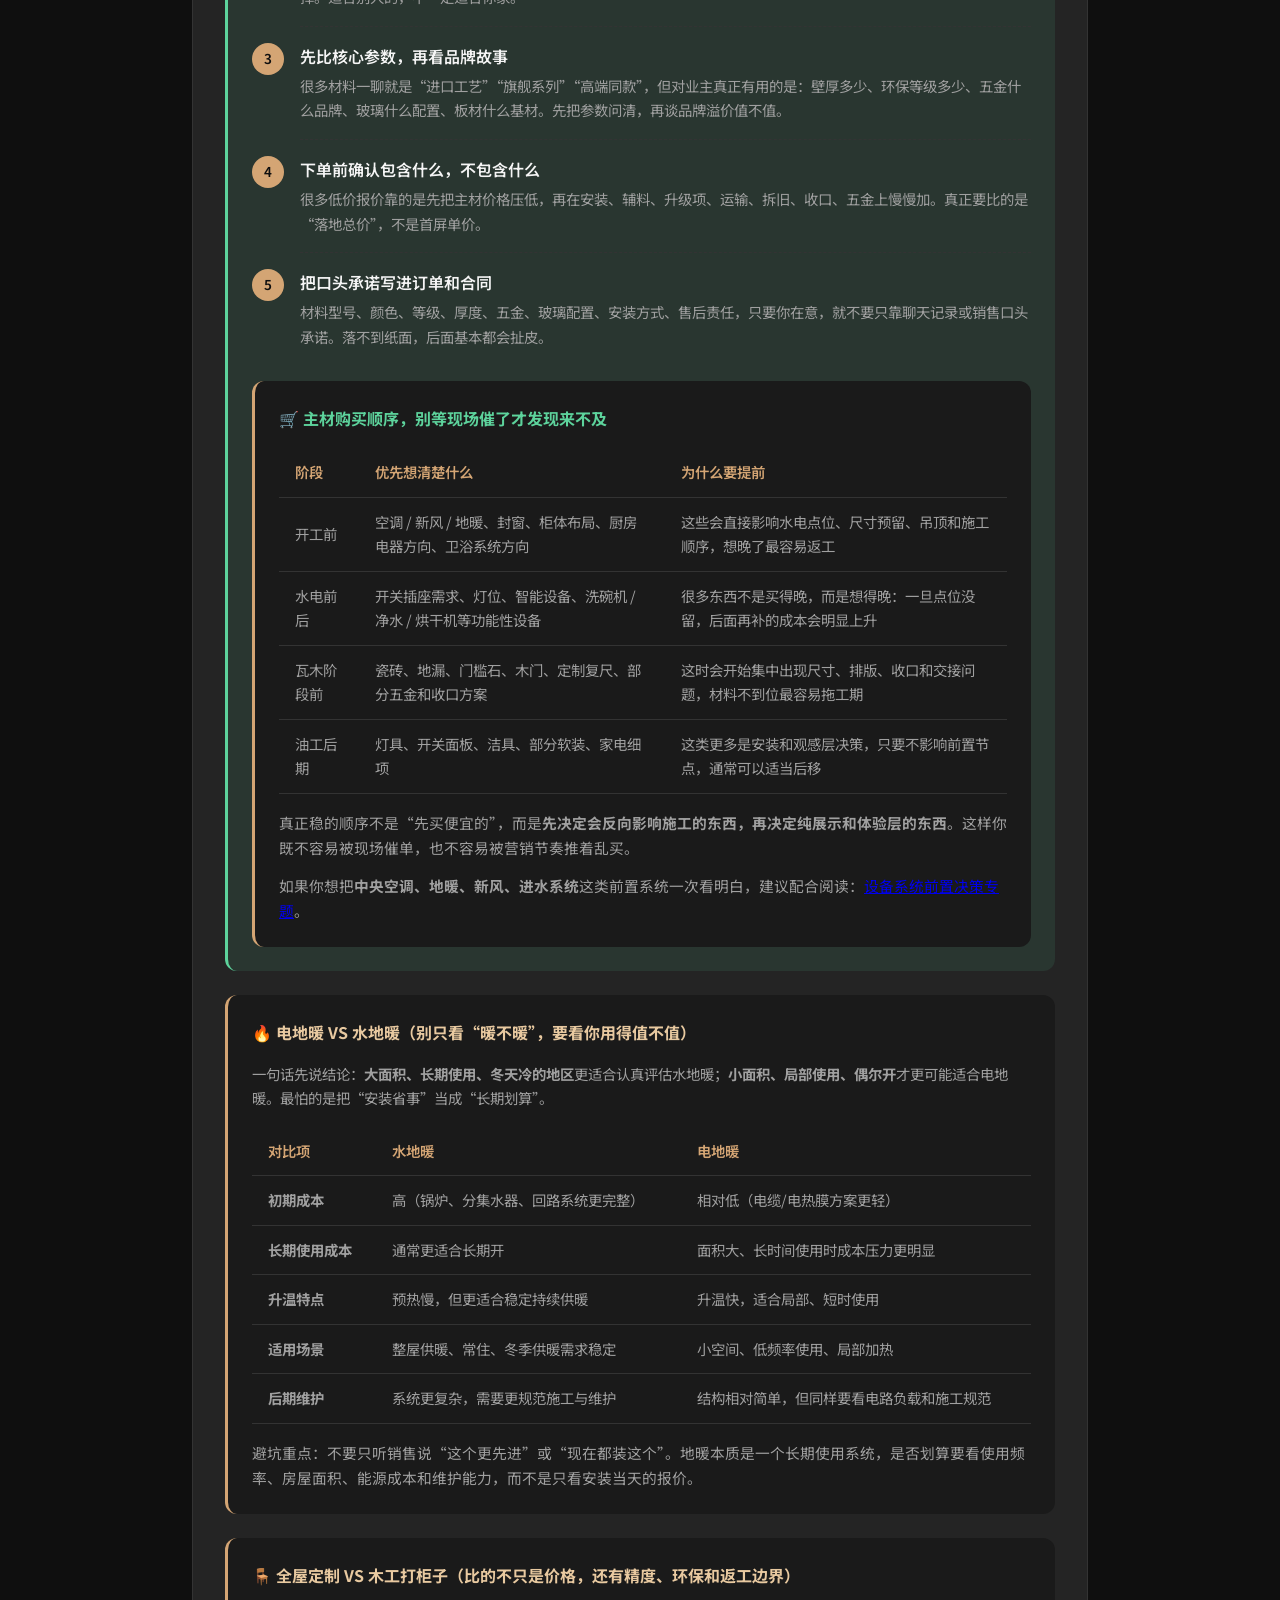
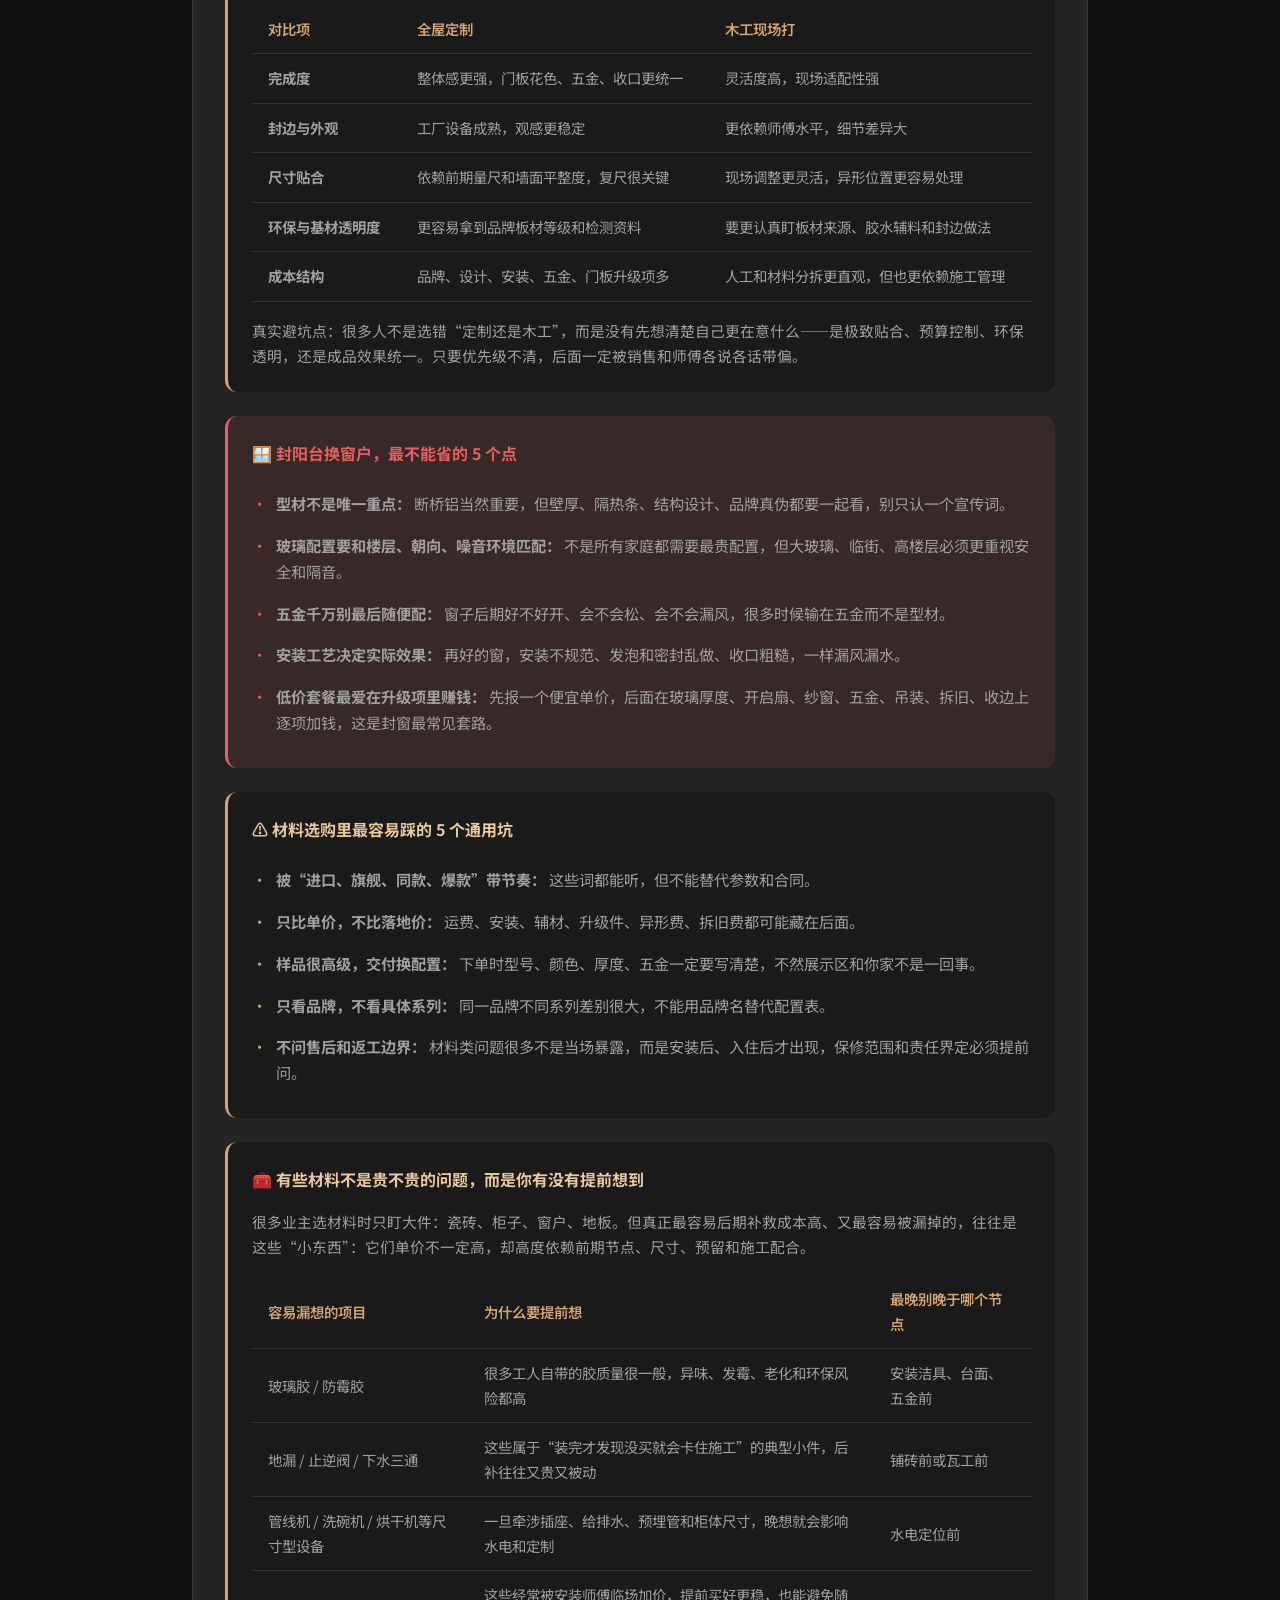
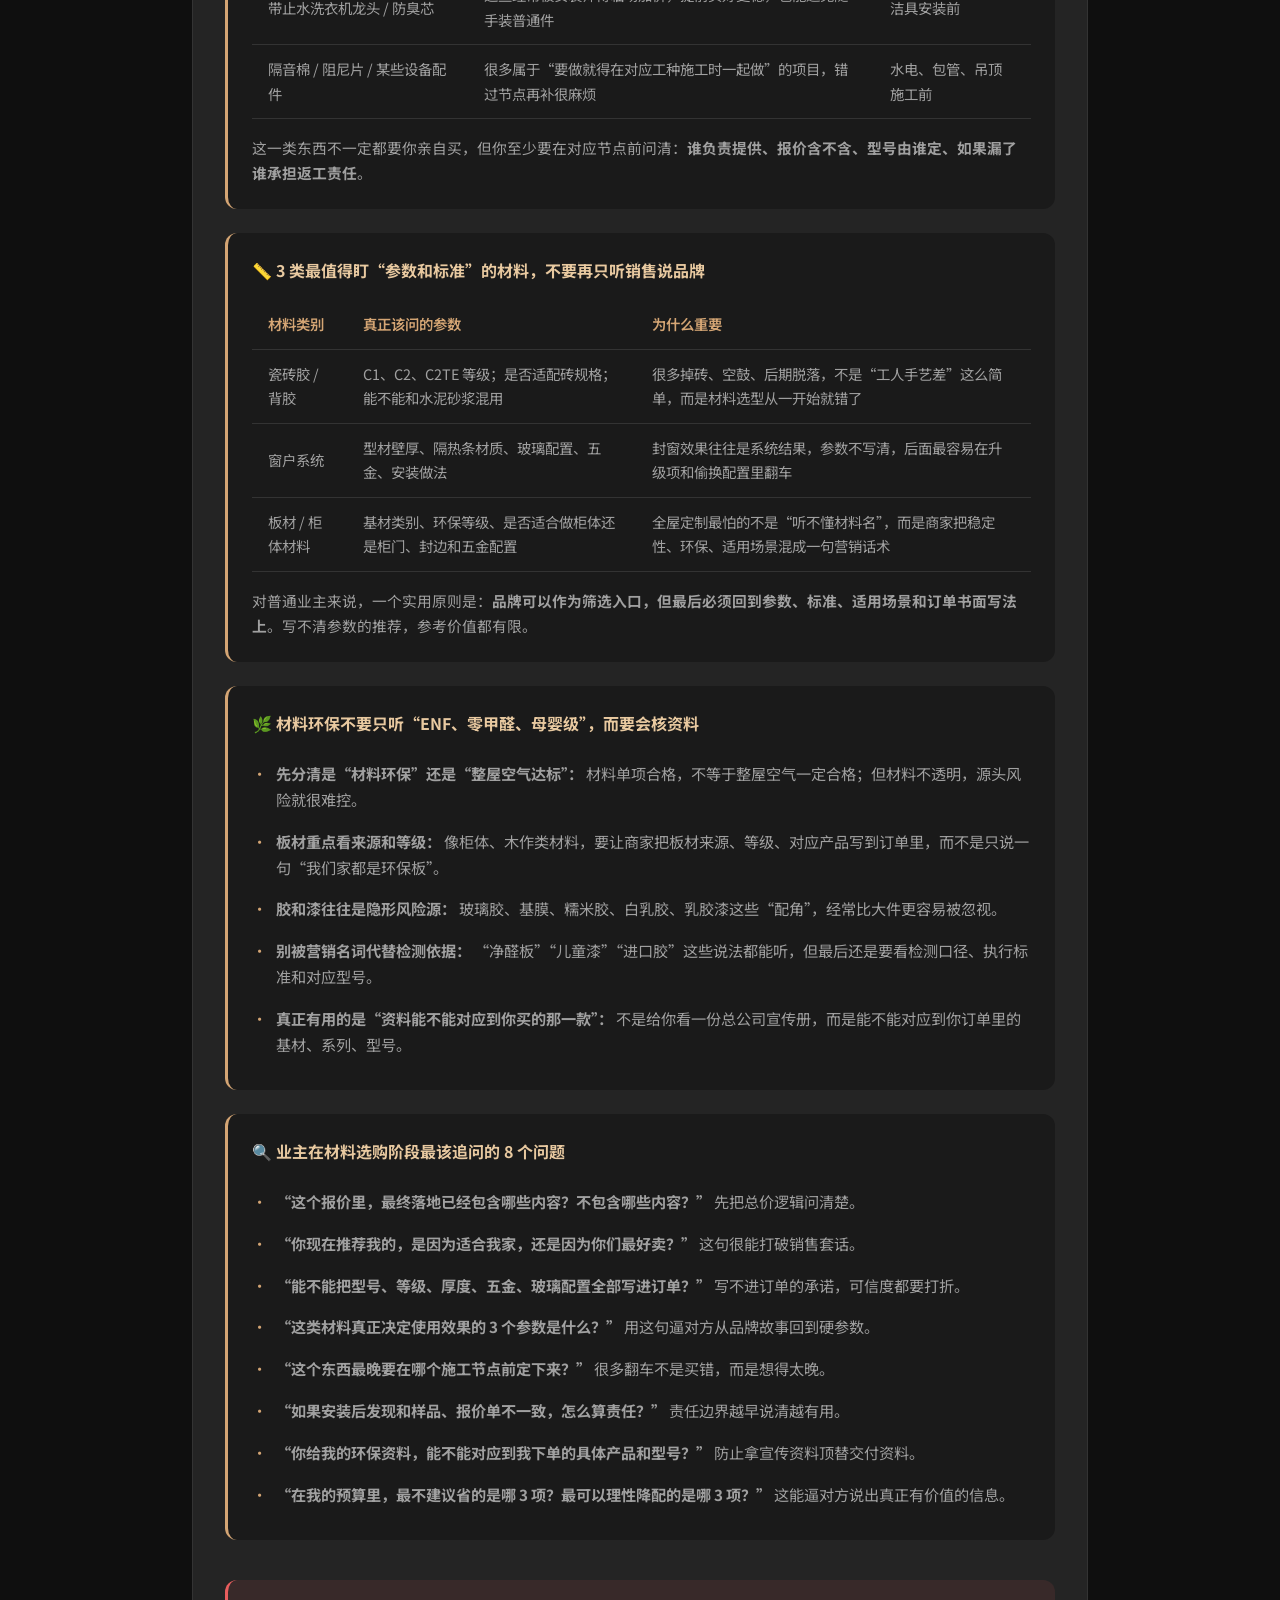
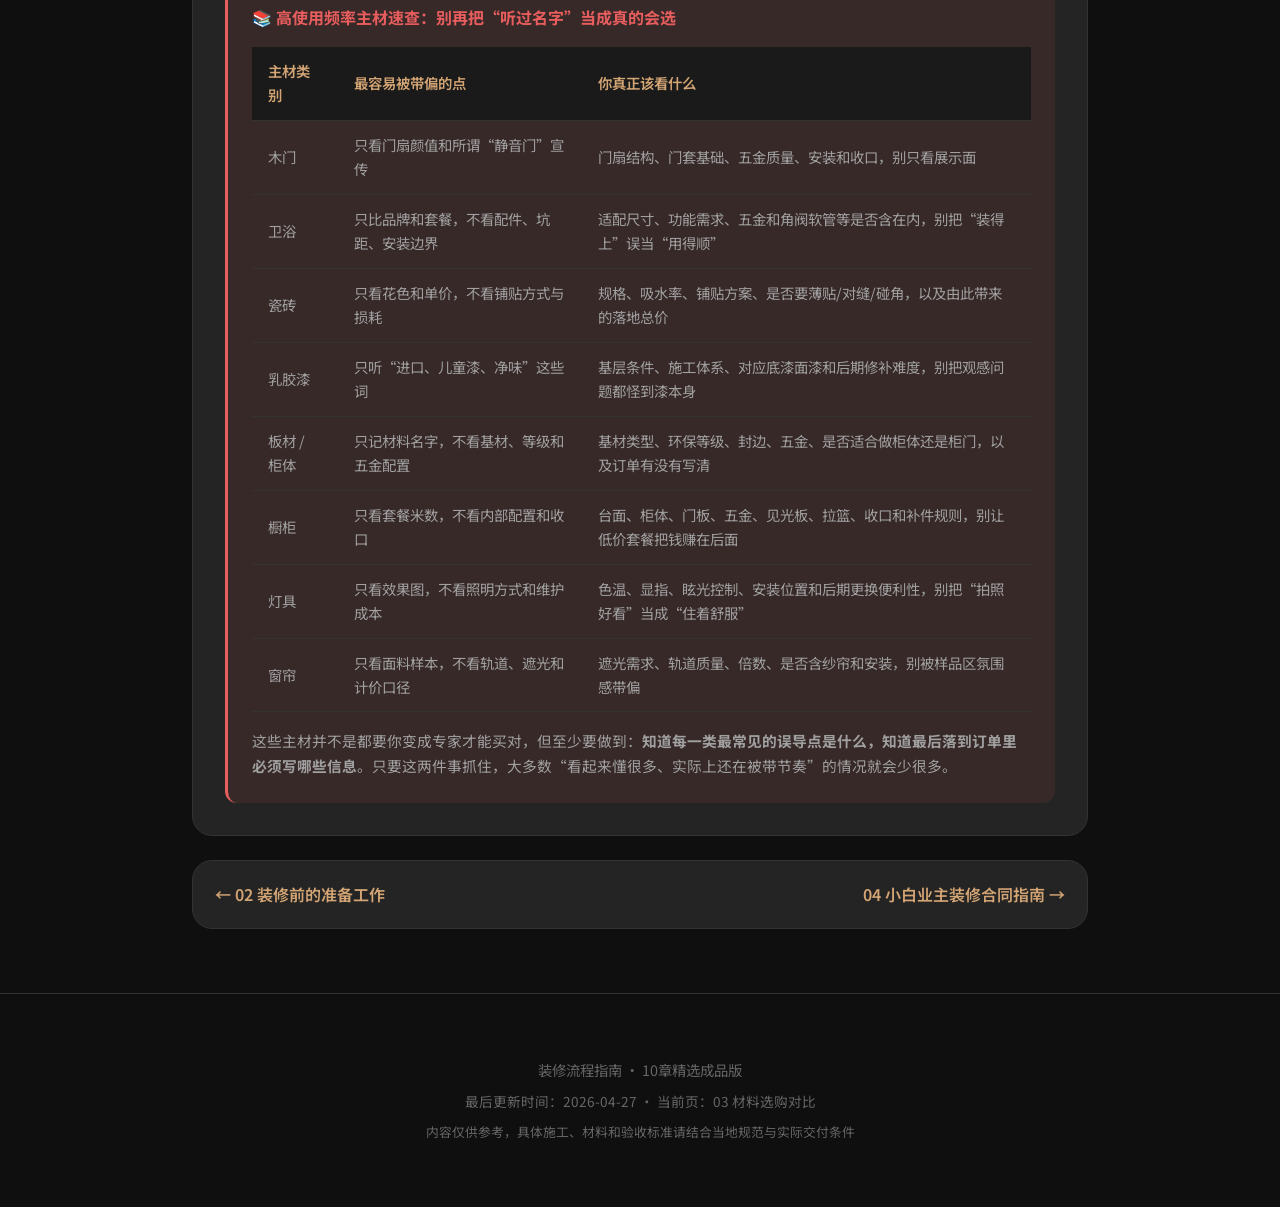
<file: chapters/materials.html>
<!DOCTYPE html>
<html lang="zh-CN">
<head>
    <meta charset="UTF-8">
    <meta name="viewport" content="width=device-width, initial-scale=1.0">
    <meta name="description" content="装修材料里，最容易让业主后悔的通常不是单价本身，而是 预算分配失衡、被宣传词带偏、和自己的生活方式不匹配 。比如小户型盲目上水地暖，后期维护和初装成本都不轻；预算紧却在柜体花很多钱、五金和环保反而没盯；封窗只看型材品牌，却忽视玻璃、五金和安装。材料选购这一章最重要的不是追求“最贵最好”，而是知道： 哪些钱值得花，哪些卖点只是话术，哪些配置。">
    <meta name="theme-color" content="#0f0f0f">
    <link rel="canonical" href="https://jonceli.github.io/renovation-guide/chapters/materials.html">
    <link rel="prev" href="https://jonceli.github.io/renovation-guide/chapters/preparation.html">
    <link rel="next" href="https://jonceli.github.io/renovation-guide/chapters/contracts.html">
    <meta property="og:type" content="article">
    <meta property="og:title" content="材料选购对比 | 装修流程指南">
    <meta property="og:description" content="装修材料里，最容易让业主后悔的通常不是单价本身，而是 预算分配失衡、被宣传词带偏、和自己的生活方式不匹配 。比如小户型盲目上水地暖，后期维护和初装成本都不轻；预算紧却在柜体花很多钱、五金和环保反而没盯；封窗只看型材品牌，却忽视玻璃、五金和安装。材料选购这一章最重要的不是追求“最贵最好”，而是知道： 哪些钱值得花，哪些卖点只是话术，哪些配置。">
    <meta property="og:url" content="https://jonceli.github.io/renovation-guide/chapters/materials.html">
    <meta property="og:image" content="https://images.unsplash.com/photo-1505693416388-ac5ce068fe85?auto=format&fit=crop&w=1200&h=630&q=80">
    <meta name="twitter:card" content="summary_large_image">
    <meta name="twitter:title" content="材料选购对比 | 装修流程指南">
    <meta name="twitter:description" content="装修材料里，最容易让业主后悔的通常不是单价本身，而是 预算分配失衡、被宣传词带偏、和自己的生活方式不匹配 。比如小户型盲目上水地暖，后期维护和初装成本都不轻；预算紧却在柜体花很多钱、五金和环保反而没盯；封窗只看型材品牌，却忽视玻璃、五金和安装。材料选购这一章最重要的不是追求“最贵最好”，而是知道： 哪些钱值得花，哪些卖点只是话术，哪些配置。">
    <meta name="twitter:image" content="https://images.unsplash.com/photo-1505693416388-ac5ce068fe85?auto=format&fit=crop&w=1200&h=630&q=80">
    <title>材料选购对比 | 装修流程指南</title>
    <link rel="preconnect" href="https://fonts.googleapis.com">
    <link rel="preconnect" href="https://fonts.gstatic.com" crossorigin>
    <link href="https://fonts.googleapis.com/css2?family=Noto+Serif+SC:wght@400;600;700&family=Noto+Sans+SC:wght@300;400;500;600&display=swap" rel="stylesheet">
    <link rel="stylesheet" href="../styles.css">
</head>
<body class="chapter-page-body">
    <a href="#chapter-main" class="skip-link">跳到正文</a>
    <header class="header">
        <div class="header-content">
            <a href="../index.html" class="logo">🏠 装修指南</a>
            <ul class="nav-links nav-links-static">
                <li><a href="../index.html">返回首页</a></li>
                <li><a href="../index.html#guide-overview">查看目录</a></li>
            </ul>
        </div>
    </header>

    <main class="main-content chapter-page-main" id="chapter-main">
        <section class="chapter-page-hero">
            <div class="chapter-page-meta">03 / 10 章精选成品版</div>
            <h1>材料选购对比</h1>
            <p class="chapter-page-subtitle">地暖选择 · 柜子制作 · 封窗要点</p>
            <p class="chapter-page-summary">装修材料里，最容易让业主后悔的通常不是单价本身，而是 预算分配失衡、被宣传词带偏、和自己的生活方式不匹配 。比如小户型盲目上水地暖，后期维护和初装成本都不轻；预算紧却在柜体花很多钱、五金和环保反而没盯；封窗只看型材品牌，却忽视玻璃、五金和安装。材料选购这一章最重要的不是追求“最贵最好”，而是知道： 哪些钱值得花，哪些卖点只是话术，哪些配置。</p>
            <div class="chapter-page-actions">
                <a href="../index.html" class="btn btn-secondary">返回首页</a>
                <a href="../index.html#guide-overview" class="btn btn-primary">查看全部章节</a>
            </div>
            <p class="chapter-page-updated">最后更新时间：2026-04-27</p>
        </section>

        <section class="chapter-reader-guide">
            <div class="chapter-reader-card">
                <span class="chapter-reader-tag">给装修小白看</span>
                <strong>这章你最该先看 3 个点</strong>
                <ul>
                    <li>先看<strong>哪些钱必须优先花在底层性能上</strong>，别先被花色和宣传词吸走预算。</li>
                    <li>先看<strong>地暖、柜子、封窗</strong>这种大件该怎么按自家需求选。</li>
                    <li>先看<strong>落地总价包含什么</strong>，不要只盯一个好看的单价。</li>
                </ul>
            </div>
            <div class="chapter-reader-card chapter-reader-card-highlight">
                <span class="chapter-reader-tag">给有经验业主看</span>
                <strong>这章最值得快速复核的 3 个风险点</strong>
                <ul>
                    <li>预算有没有出现<strong>底层性能让位给表面升级</strong>的失衡。</li>
                    <li>商家是不是还在用<strong>品牌故事掩盖参数缺失</strong>，关键规格没写清。</li>
                    <li>报价里有没有把<strong>安装、辅料、五金、收口</strong>拆到后面再加钱。</li>
                </ul>
            </div>
        </section>

        <article class="chapter-page-article">
            <div class="chapter-body">
<div class="tip-box">
                        <h4>💡 材料选购最怕的，不是买贵，而是“用高价买错东西”</h4>
                        <p>装修材料里，最容易让业主后悔的通常不是单价本身，而是<strong>预算分配失衡、被宣传词带偏、和自己的生活方式不匹配</strong>。比如小户型盲目上水地暖，后期维护和初装成本都不轻；预算紧却在柜体花很多钱、五金和环保反而没盯；封窗只看型材品牌，却忽视玻璃、五金和安装。材料选购这一章最重要的不是追求“最贵最好”，而是知道：<strong>哪些钱值得花，哪些卖点只是话术，哪些配置必须结合你家面积、预算和使用习惯来选</strong>。</p>
                    </div>
                    <div class="content-grid">
                        <div class="info-box success-box">
                            <h4>🧭 材料选购的正确顺序：先定需求，再定档次，最后比品牌</h4>
                            <div class="flow-steps">
                                <div class="flow-step">
                                    <div class="step-number">1</div>
                                    <div class="step-content">
                                        <div class="step-title">先分清“必须花的钱”和“可升级的钱”</div>
                                        <div class="step-desc">像防水、电路、五金、板材环保、窗户安全性这些，更接近底层性能；而花色、造型、网红面板、花哨功能，更偏体验升级。顺序反了，就容易出现“表面高级，底层将就”的后悔装修。</div>
                                    </div>
                                </div>
                                <div class="flow-step">
                                    <div class="step-number">2</div>
                                    <div class="step-content">
                                        <div class="step-title">把材料和你的房屋条件绑定</div>
                                        <div class="step-desc">面积大不大、层高够不够、所在城市冷不冷、采光强不强、是否有老人孩子、是否长期自住，这些都会直接影响材料选择。适合别人的，不一定适合你家。</div>
                                    </div>
                                </div>
                                <div class="flow-step">
                                    <div class="step-number">3</div>
                                    <div class="step-content">
                                        <div class="step-title">先比核心参数，再看品牌故事</div>
                                        <div class="step-desc">很多材料一聊就是“进口工艺”“旗舰系列”“高端同款”，但对业主真正有用的是：壁厚多少、环保等级多少、五金什么品牌、玻璃什么配置、板材什么基材。先把参数问清，再谈品牌溢价值不值。</div>
                                    </div>
                                </div>
                                <div class="flow-step">
                                    <div class="step-number">4</div>
                                    <div class="step-content">
                                        <div class="step-title">下单前确认包含什么，不包含什么</div>
                                        <div class="step-desc">很多低价报价靠的是先把主材价格压低，再在安装、辅料、升级项、运输、拆旧、收口、五金上慢慢加。真正要比的是“落地总价”，不是首屏单价。</div>
                                    </div>
                                </div>
                                <div class="flow-step">
                                    <div class="step-number">5</div>
                                    <div class="step-content">
                                        <div class="step-title">把口头承诺写进订单和合同</div>
                                        <div class="step-desc">材料型号、颜色、等级、厚度、五金、玻璃配置、安装方式、售后责任，只要你在意，就不要只靠聊天记录或销售口头承诺。落不到纸面，后面基本都会扯皮。</div>
                                    </div>
                                </div>
                            </div>
                            <div class="info-box" style="margin-top:1rem;">
                                <h4>🛒 主材购买顺序，别等现场催了才发现来不及</h4>
                                <table class="material-table">
                                    <tr>
                                        <th>阶段</th>
                                        <th>优先想清楚什么</th>
                                        <th>为什么要提前</th>
                                    </tr>
                                    <tr>
                                        <td>开工前</td>
                                        <td>空调 / 新风 / 地暖、封窗、柜体布局、厨房电器方向、卫浴系统方向</td>
                                        <td>这些会直接影响水电点位、尺寸预留、吊顶和施工顺序，想晚了最容易返工</td>
                                    </tr>
                                    <tr>
                                        <td>水电前后</td>
                                        <td>开关插座需求、灯位、智能设备、洗碗机 / 净水 / 烘干机等功能性设备</td>
                                        <td>很多东西不是买得晚，而是想得晚：一旦点位没留，后面再补的成本会明显上升</td>
                                    </tr>
                                    <tr>
                                        <td>瓦木阶段前</td>
                                        <td>瓷砖、地漏、门槛石、木门、定制复尺、部分五金和收口方案</td>
                                        <td>这时会开始集中出现尺寸、排版、收口和交接问题，材料不到位最容易拖工期</td>
                                    </tr>
                                    <tr>
                                        <td>油工后期</td>
                                        <td>灯具、开关面板、洁具、部分软装、家电细项</td>
                                        <td>这类更多是安装和观感层决策，只要不影响前置节点，通常可以适当后移</td>
                                    </tr>
                                </table>
                                <p style="color:var(--text-secondary);font-size:0.92rem;margin-top:1rem;">真正稳的顺序不是“先买便宜的”，而是<strong>先决定会反向影响施工的东西，再决定纯展示和体验层的东西</strong>。这样你既不容易被现场催单，也不容易被营销节奏推着乱买。</p>
                                <p style="color:var(--text-secondary);font-size:0.92rem;margin-top:0.8rem;">如果你想把<strong>中央空调、地暖、新风、进水系统</strong>这类前置系统一次看明白，建议配合阅读：<a href="equipment-systems.html">设备系统前置决策专题</a>。</p>
                            </div>
                        </div>
                        <div class="info-box">
                            <h4>🔥 电地暖 VS 水地暖（别只看“暖不暖”，要看你用得值不值）</h4>
                            <p style="color:var(--text-secondary);font-size:0.9rem;margin-bottom:1rem;">一句话先说结论：<strong>大面积、长期使用、冬天冷的地区</strong>更适合认真评估水地暖；<strong>小面积、局部使用、偶尔开</strong>才更可能适合电地暖。最怕的是把“安装省事”当成“长期划算”。</p>
                            <table class="material-table">
                                <tr>
                                    <th>对比项</th>
                                    <th>水地暖</th>
                                    <th>电地暖</th>
                                </tr>
                                <tr>
                                    <td><strong>初期成本</strong></td>
                                    <td>高（锅炉、分集水器、回路系统更完整）</td>
                                    <td>相对低（电缆/电热膜方案更轻）</td>
                                </tr>
                                <tr>
                                    <td><strong>长期使用成本</strong></td>
                                    <td>通常更适合长期开</td>
                                    <td>面积大、长时间使用时成本压力更明显</td>
                                </tr>
                                <tr>
                                    <td><strong>升温特点</strong></td>
                                    <td>预热慢，但更适合稳定持续供暖</td>
                                    <td>升温快，适合局部、短时使用</td>
                                </tr>
                                <tr>
                                    <td><strong>适用场景</strong></td>
                                    <td>整屋供暖、常住、冬季供暖需求稳定</td>
                                    <td>小空间、低频率使用、局部加热</td>
                                </tr>
                                <tr>
                                    <td><strong>后期维护</strong></td>
                                    <td>系统更复杂，需要更规范施工与维护</td>
                                    <td>结构相对简单，但同样要看电路负载和施工规范</td>
                                </tr>
                            </table>
                            <p style="color:var(--text-secondary);font-size:0.92rem;margin-top:1rem;">避坑重点：不要只听销售说“这个更先进”或“现在都装这个”。地暖本质是一个长期使用系统，是否划算要看使用频率、房屋面积、能源成本和维护能力，而不是只看安装当天的报价。</p>
                        </div>
                        <div class="info-box">
                            <h4>🪑 全屋定制 VS 木工打柜子（比的不只是价格，还有精度、环保和返工边界）</h4>
                            <table class="material-table">
                                <tr>
                                    <th>对比项</th>
                                    <th>全屋定制</th>
                                    <th>木工现场打</th>
                                </tr>
                                <tr>
                                    <td><strong>完成度</strong></td>
                                    <td>整体感更强，门板花色、五金、收口更统一</td>
                                    <td>灵活度高，现场适配性强</td>
                                </tr>
                                <tr>
                                    <td><strong>封边与外观</strong></td>
                                    <td>工厂设备成熟，观感更稳定</td>
                                    <td>更依赖师傅水平，细节差异大</td>
                                </tr>
                                <tr>
                                    <td><strong>尺寸贴合</strong></td>
                                    <td>依赖前期量尺和墙面平整度，复尺很关键</td>
                                    <td>现场调整更灵活，异形位置更容易处理</td>
                                </tr>
                                <tr>
                                    <td><strong>环保与基材透明度</strong></td>
                                    <td>更容易拿到品牌板材等级和检测资料</td>
                                    <td>要更认真盯板材来源、胶水辅料和封边做法</td>
                                </tr>
                                <tr>
                                    <td><strong>成本结构</strong></td>
                                    <td>品牌、设计、安装、五金、门板升级项多</td>
                                    <td>人工和材料分拆更直观，但也更依赖施工管理</td>
                                </tr>
                            </table>
                            <p style="color:var(--text-secondary);font-size:0.92rem;margin-top:1rem;">真实避坑点：很多人不是选错“定制还是木工”，而是没有先想清楚自己更在意什么——是极致贴合、预算控制、环保透明，还是成品效果统一。只要优先级不清，后面一定被销售和师傅各说各话带偏。</p>
                        </div>
                        <div class="info-box warning-box">
                            <h4>🪟 封阳台换窗户，最不能省的 5 个点</h4>
                            <ul>
                                <li><strong>型材不是唯一重点：</strong> 断桥铝当然重要，但壁厚、隔热条、结构设计、品牌真伪都要一起看，别只认一个宣传词。</li>
                                <li><strong>玻璃配置要和楼层、朝向、噪音环境匹配：</strong> 不是所有家庭都需要最贵配置，但大玻璃、临街、高楼层必须更重视安全和隔音。</li>
                                <li><strong>五金千万别最后随便配：</strong> 窗子后期好不好开、会不会松、会不会漏风，很多时候输在五金而不是型材。</li>
                                <li><strong>安装工艺决定实际效果：</strong> 再好的窗，安装不规范、发泡和密封乱做、收口粗糙，一样漏风漏水。</li>
                                <li><strong>低价套餐最爱在升级项里赚钱：</strong> 先报一个便宜单价，后面在玻璃厚度、开启扇、纱窗、五金、吊装、拆旧、收边上逐项加钱，这是封窗最常见套路。</li>
                            </ul>
                        </div>
                        <div class="info-box">
                            <h4>⚠️ 材料选购里最容易踩的 5 个通用坑</h4>
                            <ul>
                                <li><strong>被“进口、旗舰、同款、爆款”带节奏：</strong> 这些词都能听，但不能替代参数和合同。</li>
                                <li><strong>只比单价，不比落地价：</strong> 运费、安装、辅材、升级件、异形费、拆旧费都可能藏在后面。</li>
                                <li><strong>样品很高级，交付换配置：</strong> 下单时型号、颜色、厚度、五金一定要写清楚，不然展示区和你家不是一回事。</li>
                                <li><strong>只看品牌，不看具体系列：</strong> 同一品牌不同系列差别很大，不能用品牌名替代配置表。</li>
                                <li><strong>不问售后和返工边界：</strong> 材料类问题很多不是当场暴露，而是安装后、入住后才出现，保修范围和责任界定必须提前问。</li>
                            </ul>
                        </div>
                        <div class="info-box">
                            <h4>🧰 有些材料不是贵不贵的问题，而是你有没有提前想到</h4>
                            <p style="color:var(--text-secondary);font-size:0.92rem;margin-bottom:1rem;">很多业主选材料时只盯大件：瓷砖、柜子、窗户、地板。但真正最容易后期补救成本高、又最容易被漏掉的，往往是这些“小东西”：它们单价不一定高，却高度依赖前期节点、尺寸、预留和施工配合。</p>
                            <table class="material-table">
                                <tr>
                                    <th>容易漏想的项目</th>
                                    <th>为什么要提前想</th>
                                    <th>最晚别晚于哪个节点</th>
                                </tr>
                                <tr>
                                    <td>玻璃胶 / 防霉胶</td>
                                    <td>很多工人自带的胶质量很一般，异味、发霉、老化和环保风险都高</td>
                                    <td>安装洁具、台面、五金前</td>
                                </tr>
                                <tr>
                                    <td>地漏 / 止逆阀 / 下水三通</td>
                                    <td>这些属于“装完才发现没买就会卡住施工”的典型小件，后补往往又贵又被动</td>
                                    <td>铺砖前或瓦工前</td>
                                </tr>
                                <tr>
                                    <td>管线机 / 洗碗机 / 烘干机等尺寸型设备</td>
                                    <td>一旦牵涉插座、给排水、预埋管和柜体尺寸，晚想就会影响水电和定制</td>
                                    <td>水电定位前</td>
                                </tr>
                                <tr>
                                    <td>带止水洗衣机龙头 / 防臭芯</td>
                                    <td>这些经常被安装师傅临场加价，提前买好更稳，也能避免随手装普通件</td>
                                    <td>洁具安装前</td>
                                </tr>
                                <tr>
                                    <td>隔音棉 / 阻尼片 / 某些设备配件</td>
                                    <td>很多属于“要做就得在对应工种施工时一起做”的项目，错过节点再补很麻烦</td>
                                    <td>水电、包管、吊顶施工前</td>
                                </tr>
                            </table>
                            <p style="color:var(--text-secondary);font-size:0.92rem;margin-top:1rem;">这一类东西不一定都要你亲自买，但你至少要在对应节点前问清：<strong>谁负责提供、报价含不含、型号由谁定、如果漏了谁承担返工责任</strong>。</p>
                        </div>
                        <div class="info-box">
                            <h4>📏 3 类最值得盯“参数和标准”的材料，不要再只听销售说品牌</h4>
                            <table class="material-table">
                                <tr>
                                    <th>材料类别</th>
                                    <th>真正该问的参数</th>
                                    <th>为什么重要</th>
                                </tr>
                                <tr>
                                    <td>瓷砖胶 / 背胶</td>
                                    <td>C1、C2、C2TE 等级；是否适配砖规格；能不能和水泥砂浆混用</td>
                                    <td>很多掉砖、空鼓、后期脱落，不是“工人手艺差”这么简单，而是材料选型从一开始就错了</td>
                                </tr>
                                <tr>
                                    <td>窗户系统</td>
                                    <td>型材壁厚、隔热条材质、玻璃配置、五金、安装做法</td>
                                    <td>封窗效果往往是系统结果，参数不写清，后面最容易在升级项和偷换配置里翻车</td>
                                </tr>
                                <tr>
                                    <td>板材 / 柜体材料</td>
                                    <td>基材类别、环保等级、是否适合做柜体还是柜门、封边和五金配置</td>
                                    <td>全屋定制最怕的不是“听不懂材料名”，而是商家把稳定性、环保、适用场景混成一句营销话术</td>
                                </tr>
                            </table>
                            <p style="color:var(--text-secondary);font-size:0.92rem;margin-top:1rem;">对普通业主来说，一个实用原则是：<strong>品牌可以作为筛选入口，但最后必须回到参数、标准、适用场景和订单书面写法上</strong>。写不清参数的推荐，参考价值都有限。</p>
                        </div>
                        <div class="info-box">
                            <h4>🌿 材料环保不要只听“ENF、零甲醛、母婴级”，而要会核资料</h4>
                            <ul>
                                <li><strong>先分清是“材料环保”还是“整屋空气达标”：</strong> 材料单项合格，不等于整屋空气一定合格；但材料不透明，源头风险就很难控。</li>
                                <li><strong>板材重点看来源和等级：</strong> 像柜体、木作类材料，要让商家把板材来源、等级、对应产品写到订单里，而不是只说一句“我们家都是环保板”。</li>
                                <li><strong>胶和漆往往是隐形风险源：</strong> 玻璃胶、基膜、糯米胶、白乳胶、乳胶漆这些“配角”，经常比大件更容易被忽视。</li>
                                <li><strong>别被营销名词代替检测依据：</strong> “净醛板”“儿童漆”“进口胶”这些说法都能听，但最后还是要看检测口径、执行标准和对应型号。</li>
                                <li><strong>真正有用的是“资料能不能对应到你买的那一款”：</strong> 不是给你看一份总公司宣传册，而是能不能对应到你订单里的基材、系列、型号。</li>
                            </ul>
                        </div>
                        <div class="info-box">
                            <h4>🔍 业主在材料选购阶段最该追问的 8 个问题</h4>
                            <ul>
                                <li><strong>“这个报价里，最终落地已经包含哪些内容？不包含哪些内容？”</strong> 先把总价逻辑问清楚。</li>
                                <li><strong>“你现在推荐我的，是因为适合我家，还是因为你们最好卖？”</strong> 这句很能打破销售套话。</li>
                                <li><strong>“能不能把型号、等级、厚度、五金、玻璃配置全部写进订单？”</strong> 写不进订单的承诺，可信度都要打折。</li>
                                <li><strong>“这类材料真正决定使用效果的 3 个参数是什么？”</strong> 用这句逼对方从品牌故事回到硬参数。</li>
                                <li><strong>“这个东西最晚要在哪个施工节点前定下来？”</strong> 很多翻车不是买错，而是想得太晚。</li>
                                <li><strong>“如果安装后发现和样品、报价单不一致，怎么算责任？”</strong> 责任边界越早说清越有用。</li>
                                <li><strong>“你给我的环保资料，能不能对应到我下单的具体产品和型号？”</strong> 防止拿宣传资料顶替交付资料。</li>
                                <li><strong>“在我的预算里，最不建议省的是哪 3 项？最可以理性降配的是哪 3 项？”</strong> 这能逼对方说出真正有价值的信息。</li>
                            </ul>
                        </div>

                        <div class="info-box warning-box" style="margin-top: 1rem;">
                            <h4>📚 高使用频率主材速查：别再把“听过名字”当成真的会选</h4>
                            <table class="material-table">
                                <tr>
                                    <th>主材类别</th>
                                    <th>最容易被带偏的点</th>
                                    <th>你真正该看什么</th>
                                </tr>
                                <tr>
                                    <td>木门</td>
                                    <td>只看门扇颜值和所谓“静音门”宣传</td>
                                    <td>门扇结构、门套基础、五金质量、安装和收口，别只看展示面</td>
                                </tr>
                                <tr>
                                    <td>卫浴</td>
                                    <td>只比品牌和套餐，不看配件、坑距、安装边界</td>
                                    <td>适配尺寸、功能需求、五金和角阀软管等是否含在内，别把“装得上”误当“用得顺”</td>
                                </tr>
                                <tr>
                                    <td>瓷砖</td>
                                    <td>只看花色和单价，不看铺贴方式与损耗</td>
                                    <td>规格、吸水率、铺贴方案、是否要薄贴/对缝/碰角，以及由此带来的落地总价</td>
                                </tr>
                                <tr>
                                    <td>乳胶漆</td>
                                    <td>只听“进口、儿童漆、净味”这些词</td>
                                    <td>基层条件、施工体系、对应底漆面漆和后期修补难度，别把观感问题都怪到漆本身</td>
                                </tr>
                                <tr>
                                    <td>板材 / 柜体</td>
                                    <td>只记材料名字，不看基材、等级和五金配置</td>
                                    <td>基材类型、环保等级、封边、五金、是否适合做柜体还是柜门，以及订单有没有写清</td>
                                </tr>
                                <tr>
                                    <td>橱柜</td>
                                    <td>只看套餐米数，不看内部配置和收口</td>
                                    <td>台面、柜体、门板、五金、见光板、拉篮、收口和补件规则，别让低价套餐把钱赚在后面</td>
                                </tr>
                                <tr>
                                    <td>灯具</td>
                                    <td>只看效果图，不看照明方式和维护成本</td>
                                    <td>色温、显指、眩光控制、安装位置和后期更换便利性，别把“拍照好看”当成“住着舒服”</td>
                                </tr>
                                <tr>
                                    <td>窗帘</td>
                                    <td>只看面料样本，不看轨道、遮光和计价口径</td>
                                    <td>遮光需求、轨道质量、倍数、是否含纱帘和安装，别被样品区氛围感带偏</td>
                                </tr>
                            </table>
                            <p style="color:var(--text-secondary);font-size:0.92rem;margin-top:1rem;">这些主材并不是都要你变成专家才能买对，但至少要做到：<strong>知道每一类最常见的误导点是什么，知道最后落到订单里必须写哪些信息</strong>。只要这两件事抓住，大多数“看起来懂很多、实际上还在被带节奏”的情况就会少很多。</p>
                        </div>
                    </div>
            </div>
        </article>

        <nav class="chapter-page-nav" aria-label="章节翻页导航">
            <a class="chapter-nav-link" href="preparation.html">← 02 装修前的准备工作</a>
            <a class="chapter-nav-link" href="contracts.html">04 小白业主装修合同指南 →</a>
        </nav>
    </main>

    <footer class="footer">
        <p>装修流程指南 · 10章精选成品版</p>
        <p style="margin-top: 0.5rem; font-size: 0.85rem;">最后更新时间：2026-04-27 · 当前页：03 材料选购对比</p>
        <p style="margin-top: 0.5rem; font-size: 0.8rem;">内容仅供参考，具体施工、材料和验收标准请结合当地规范与实际交付条件</p>
    </footer>

    <script src="../script.js"></script>
</body>
</html>
</file>
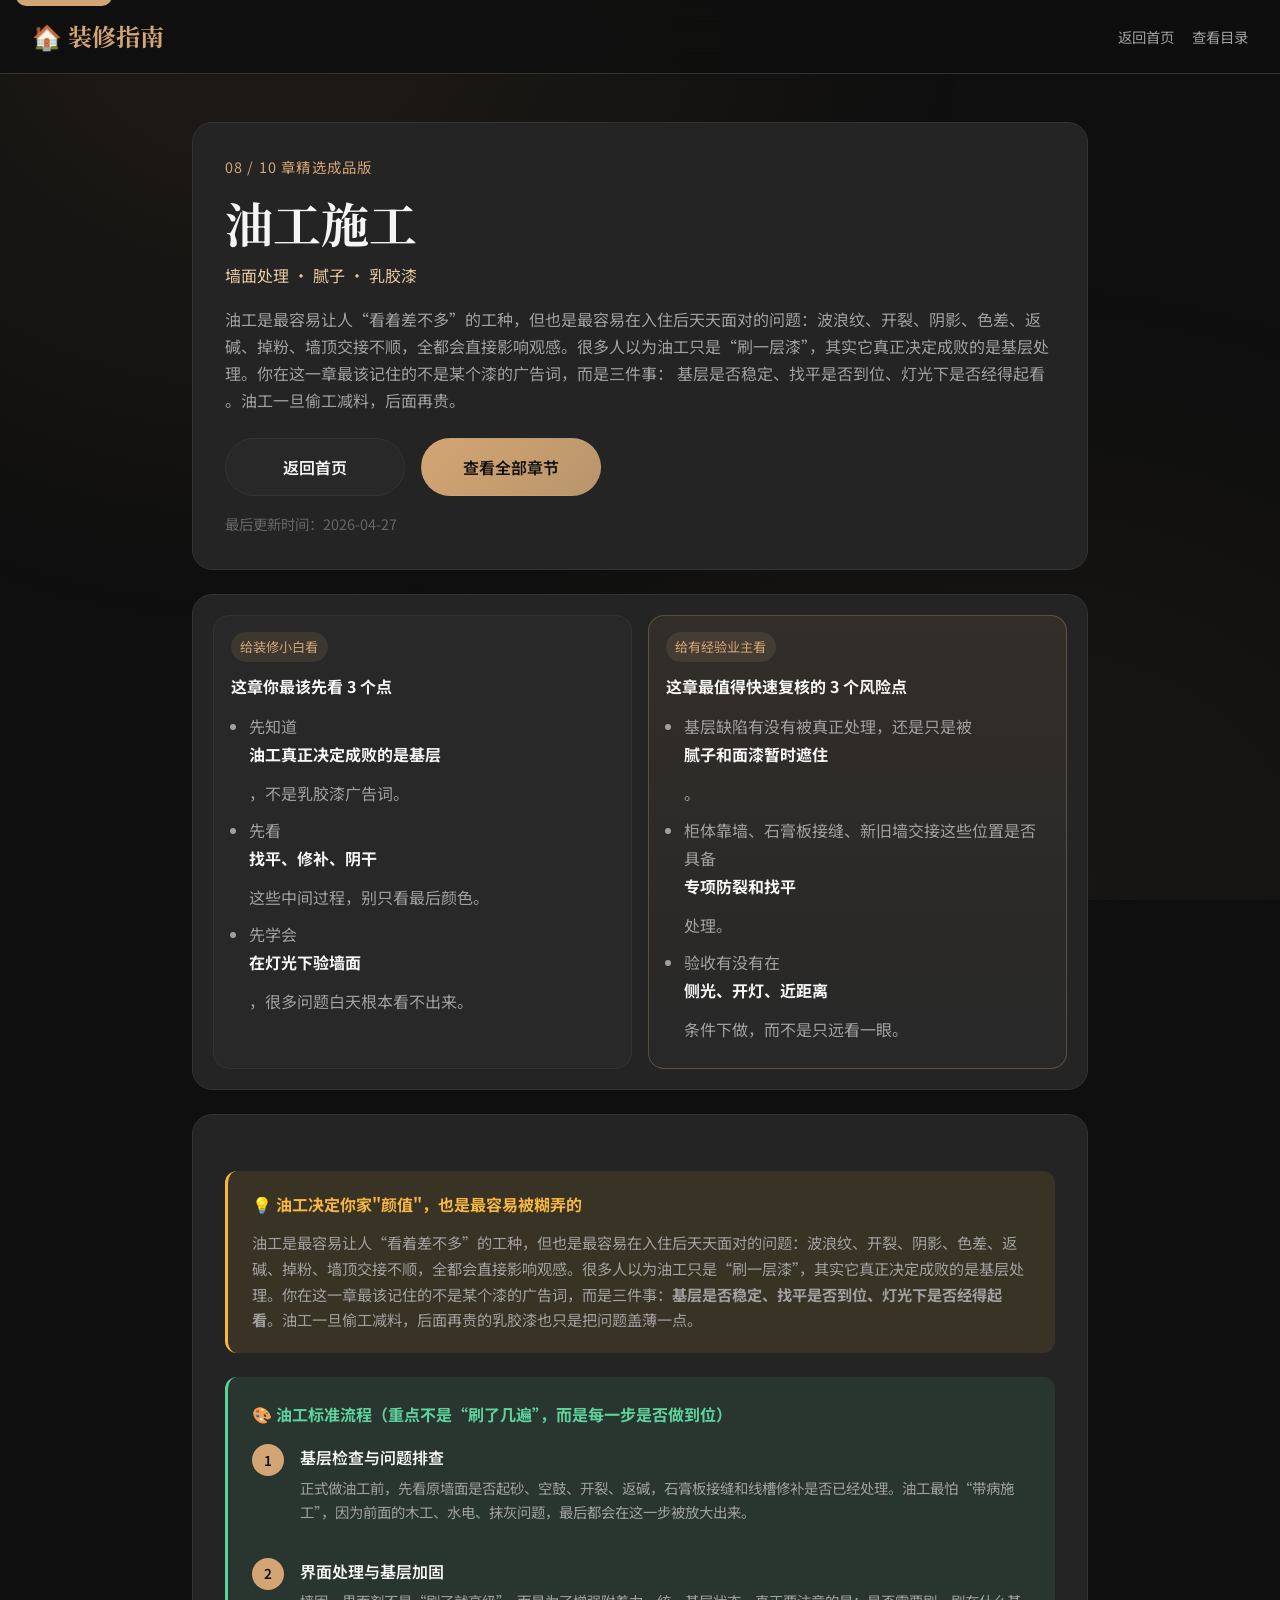
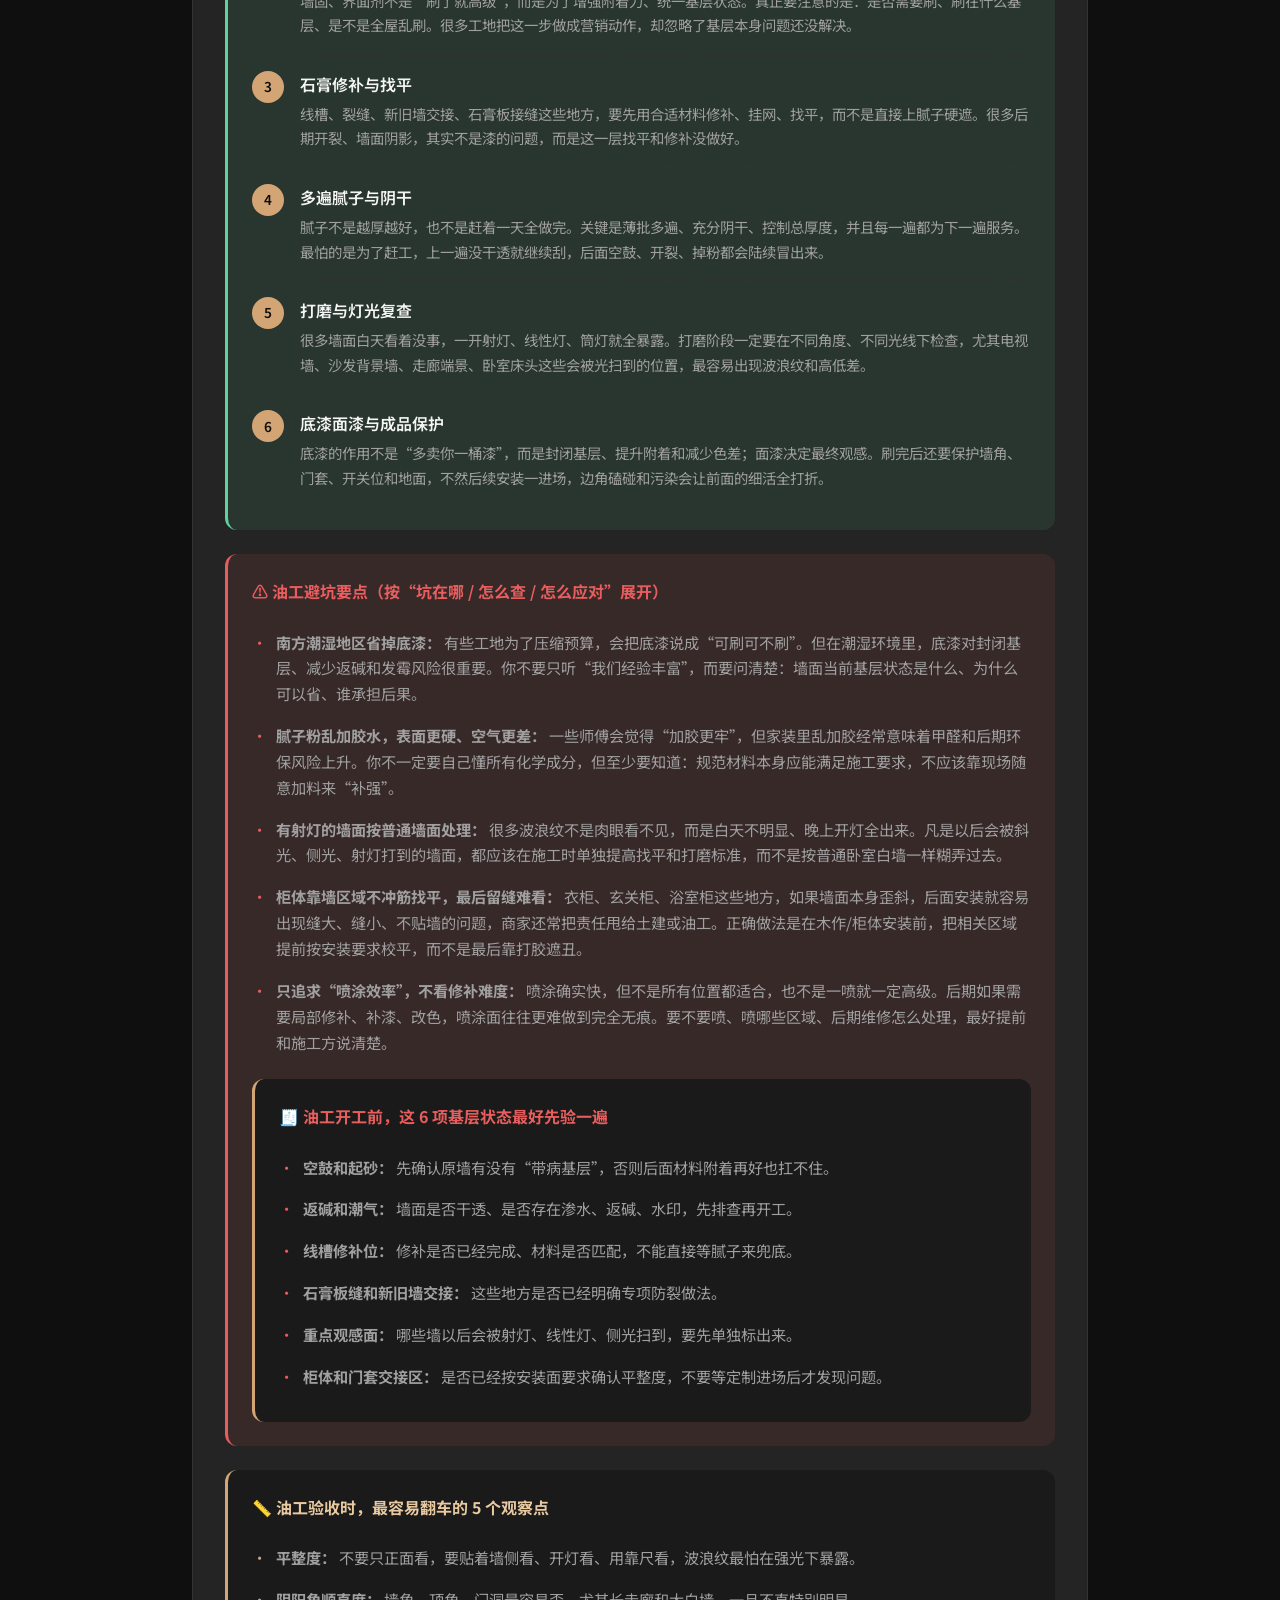
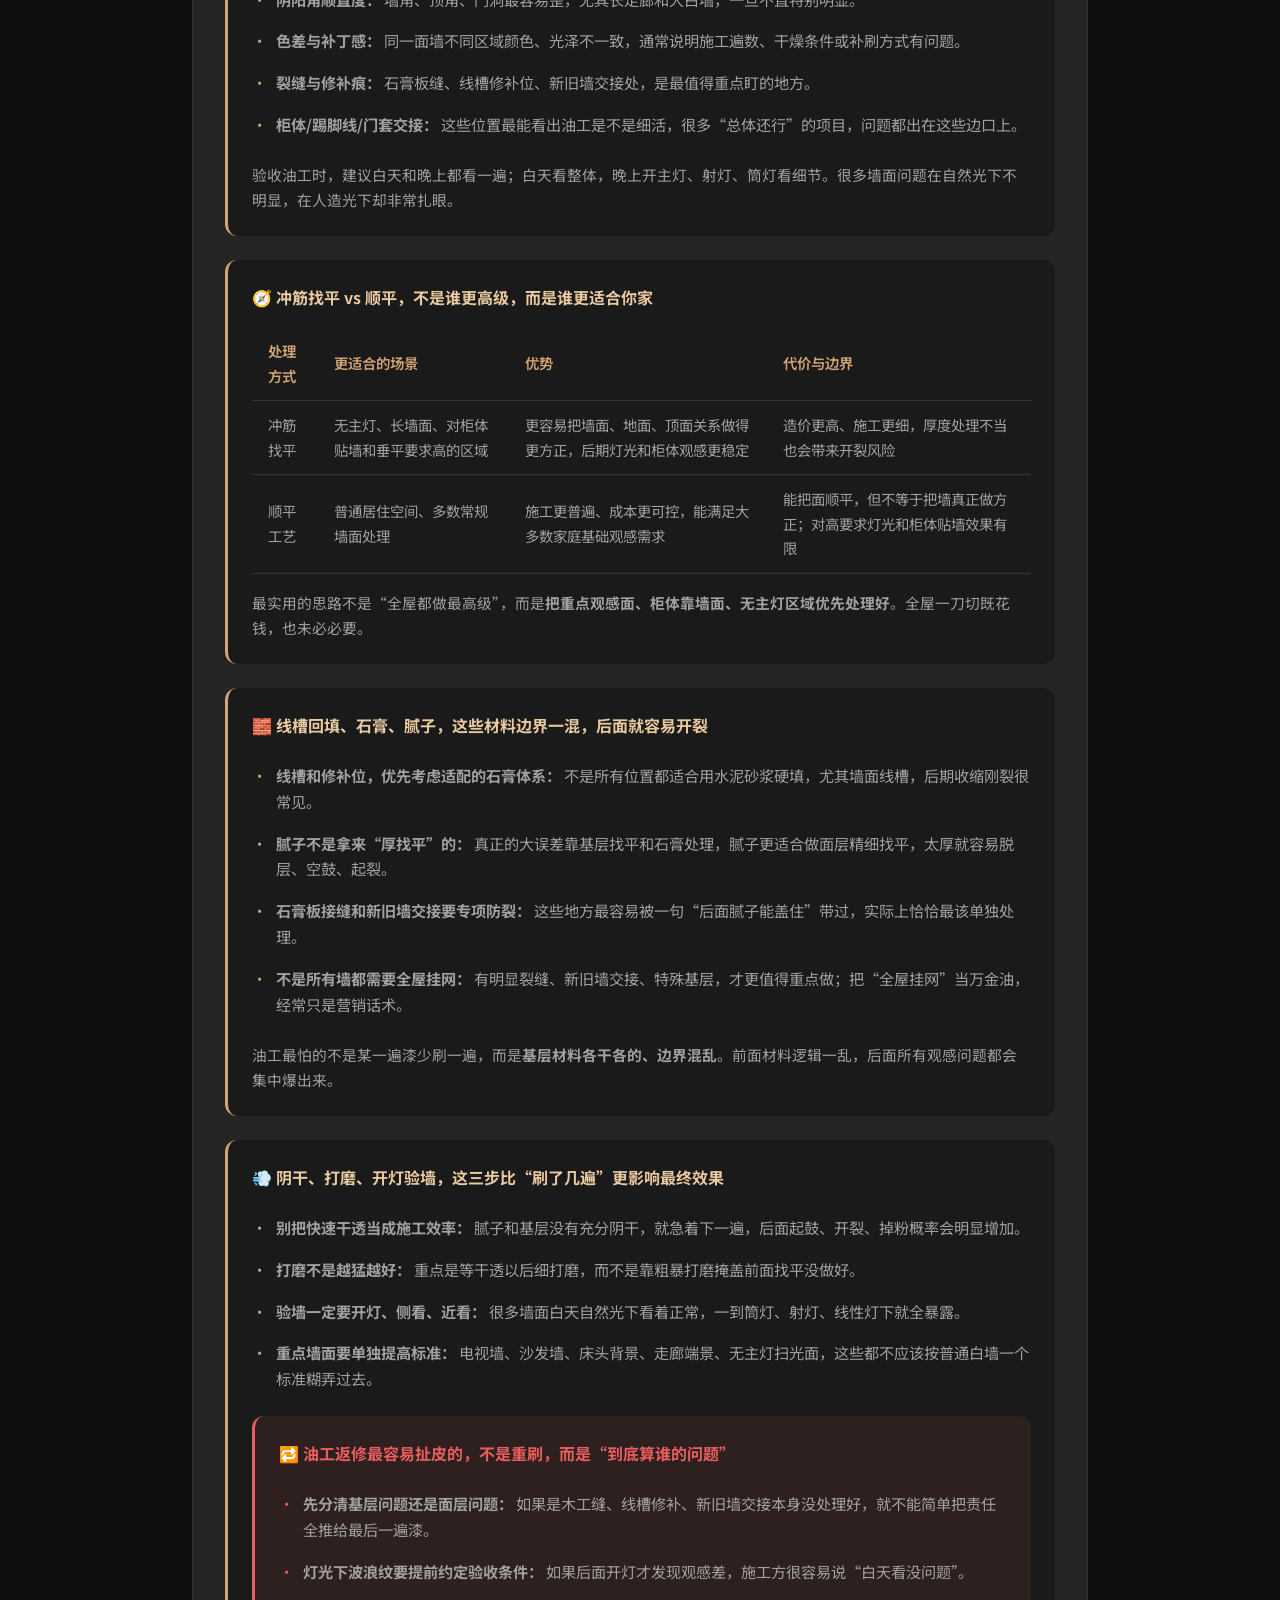
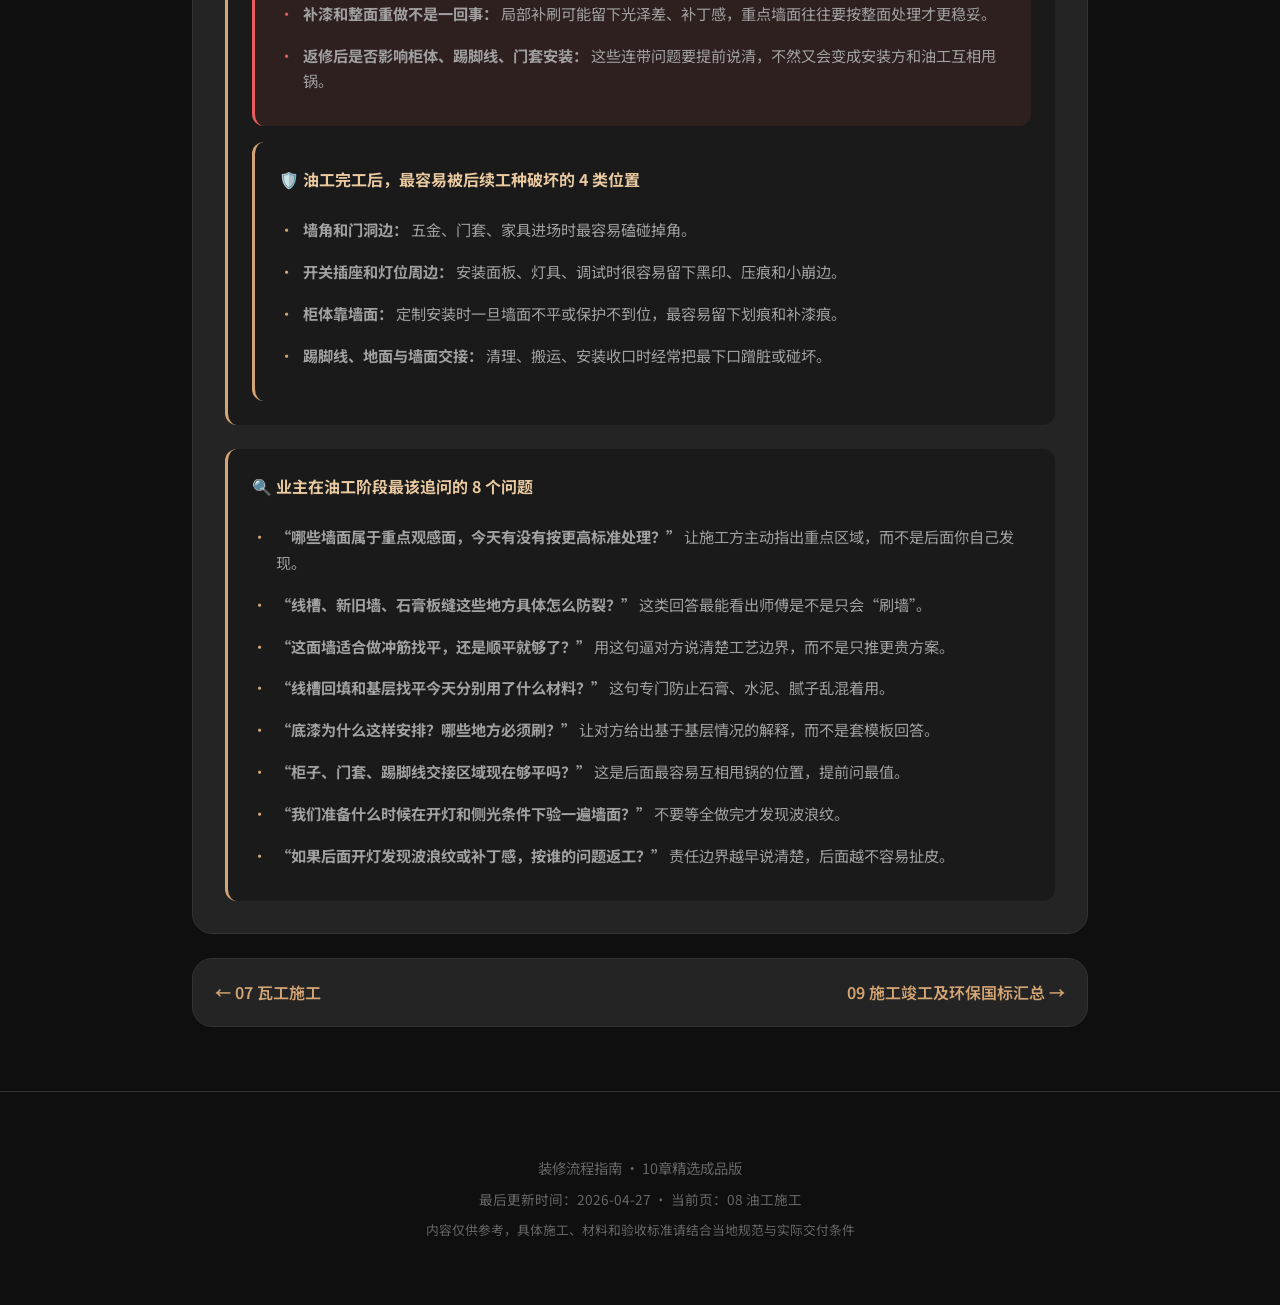
<file: chapters/painting.html>
<!DOCTYPE html>
<html lang="zh-CN">
<head>
    <meta charset="UTF-8">
    <meta name="viewport" content="width=device-width, initial-scale=1.0">
    <meta name="description" content="油工是最容易让人“看着差不多”的工种，但也是最容易在入住后天天面对的问题：波浪纹、开裂、阴影、色差、返碱、掉粉、墙顶交接不顺，全都会直接影响观感。很多人以为油工只是“刷一层漆”，其实它真正决定成败的是基层处理。你在这一章最该记住的不是某个漆的广告词，而是三件事： 基层是否稳定、找平是否到位、灯光下是否经得起看 。油工一旦偷工减料，后面再贵。">
    <meta name="theme-color" content="#0f0f0f">
    <link rel="canonical" href="https://jonceli.github.io/renovation-guide/chapters/painting.html">
    <link rel="prev" href="https://jonceli.github.io/renovation-guide/chapters/tiling.html">
    <link rel="next" href="https://jonceli.github.io/renovation-guide/chapters/standards.html">
    <meta property="og:type" content="article">
    <meta property="og:title" content="油工施工 | 装修流程指南">
    <meta property="og:description" content="油工是最容易让人“看着差不多”的工种，但也是最容易在入住后天天面对的问题：波浪纹、开裂、阴影、色差、返碱、掉粉、墙顶交接不顺，全都会直接影响观感。很多人以为油工只是“刷一层漆”，其实它真正决定成败的是基层处理。你在这一章最该记住的不是某个漆的广告词，而是三件事： 基层是否稳定、找平是否到位、灯光下是否经得起看 。油工一旦偷工减料，后面再贵。">
    <meta property="og:url" content="https://jonceli.github.io/renovation-guide/chapters/painting.html">
    <meta property="og:image" content="https://images.unsplash.com/photo-1505693416388-ac5ce068fe85?auto=format&fit=crop&w=1200&h=630&q=80">
    <meta name="twitter:card" content="summary_large_image">
    <meta name="twitter:title" content="油工施工 | 装修流程指南">
    <meta name="twitter:description" content="油工是最容易让人“看着差不多”的工种，但也是最容易在入住后天天面对的问题：波浪纹、开裂、阴影、色差、返碱、掉粉、墙顶交接不顺，全都会直接影响观感。很多人以为油工只是“刷一层漆”，其实它真正决定成败的是基层处理。你在这一章最该记住的不是某个漆的广告词，而是三件事： 基层是否稳定、找平是否到位、灯光下是否经得起看 。油工一旦偷工减料，后面再贵。">
    <meta name="twitter:image" content="https://images.unsplash.com/photo-1505693416388-ac5ce068fe85?auto=format&fit=crop&w=1200&h=630&q=80">
    <title>油工施工 | 装修流程指南</title>
    <link rel="preconnect" href="https://fonts.googleapis.com">
    <link rel="preconnect" href="https://fonts.gstatic.com" crossorigin>
    <link href="https://fonts.googleapis.com/css2?family=Noto+Serif+SC:wght@400;600;700&family=Noto+Sans+SC:wght@300;400;500;600&display=swap" rel="stylesheet">
    <link rel="stylesheet" href="../styles.css">
</head>
<body class="chapter-page-body">
    <a href="#chapter-main" class="skip-link">跳到正文</a>
    <header class="header">
        <div class="header-content">
            <a href="../index.html" class="logo">🏠 装修指南</a>
            <ul class="nav-links nav-links-static">
                <li><a href="../index.html">返回首页</a></li>
                <li><a href="../index.html#guide-overview">查看目录</a></li>
            </ul>
        </div>
    </header>

    <main class="main-content chapter-page-main" id="chapter-main">
        <section class="chapter-page-hero">
            <div class="chapter-page-meta">08 / 10 章精选成品版</div>
            <h1>油工施工</h1>
            <p class="chapter-page-subtitle">墙面处理 · 腻子 · 乳胶漆</p>
            <p class="chapter-page-summary">油工是最容易让人“看着差不多”的工种，但也是最容易在入住后天天面对的问题：波浪纹、开裂、阴影、色差、返碱、掉粉、墙顶交接不顺，全都会直接影响观感。很多人以为油工只是“刷一层漆”，其实它真正决定成败的是基层处理。你在这一章最该记住的不是某个漆的广告词，而是三件事： 基层是否稳定、找平是否到位、灯光下是否经得起看 。油工一旦偷工减料，后面再贵。</p>
            <div class="chapter-page-actions">
                <a href="../index.html" class="btn btn-secondary">返回首页</a>
                <a href="../index.html#guide-overview" class="btn btn-primary">查看全部章节</a>
            </div>
            <p class="chapter-page-updated">最后更新时间：2026-04-27</p>
        </section>

        <section class="chapter-reader-guide">
            <div class="chapter-reader-card">
                <span class="chapter-reader-tag">给装修小白看</span>
                <strong>这章你最该先看 3 个点</strong>
                <ul>
                    <li>先知道<strong>油工真正决定成败的是基层</strong>，不是乳胶漆广告词。</li>
                    <li>先看<strong>找平、修补、阴干</strong>这些中间过程，别只看最后颜色。</li>
                    <li>先学会<strong>在灯光下验墙面</strong>，很多问题白天根本看不出来。</li>
                </ul>
            </div>
            <div class="chapter-reader-card chapter-reader-card-highlight">
                <span class="chapter-reader-tag">给有经验业主看</span>
                <strong>这章最值得快速复核的 3 个风险点</strong>
                <ul>
                    <li>基层缺陷有没有被真正处理，还是只是被<strong>腻子和面漆暂时遮住</strong>。</li>
                    <li>柜体靠墙、石膏板接缝、新旧墙交接这些位置是否具备<strong>专项防裂和找平</strong>处理。</li>
                    <li>验收有没有在<strong>侧光、开灯、近距离</strong>条件下做，而不是只远看一眼。</li>
                </ul>
            </div>
        </section>

        <article class="chapter-page-article">
            <div class="chapter-body">
<div class="tip-box">
                        <h4>💡 油工决定你家"颜值"，也是最容易被糊弄的</h4>
                        <p>油工是最容易让人“看着差不多”的工种，但也是最容易在入住后天天面对的问题：波浪纹、开裂、阴影、色差、返碱、掉粉、墙顶交接不顺，全都会直接影响观感。很多人以为油工只是“刷一层漆”，其实它真正决定成败的是基层处理。你在这一章最该记住的不是某个漆的广告词，而是三件事：<strong>基层是否稳定、找平是否到位、灯光下是否经得起看</strong>。油工一旦偷工减料，后面再贵的乳胶漆也只是把问题盖薄一点。</p>
                    </div>
                    <div class="content-grid">
                        <div class="info-box success-box">
                            <h4>🎨 油工标准流程（重点不是“刷了几遍”，而是每一步是否做到位）</h4>
                            <div class="flow-steps">
                                <div class="flow-step">
                                    <div class="step-number">1</div>
                                    <div class="step-content">
                                        <div class="step-title">基层检查与问题排查</div>
                                        <div class="step-desc">正式做油工前，先看原墙面是否起砂、空鼓、开裂、返碱，石膏板接缝和线槽修补是否已经处理。油工最怕“带病施工”，因为前面的木工、水电、抹灰问题，最后都会在这一步被放大出来。</div>
                                    </div>
                                </div>
                                <div class="flow-step">
                                    <div class="step-number">2</div>
                                    <div class="step-content">
                                        <div class="step-title">界面处理与基层加固</div>
                                        <div class="step-desc">墙固、界面剂不是“刷了就高级”，而是为了增强附着力、统一基层状态。真正要注意的是：是否需要刷、刷在什么基层、是不是全屋乱刷。很多工地把这一步做成营销动作，却忽略了基层本身问题还没解决。</div>
                                    </div>
                                </div>
                                <div class="flow-step">
                                    <div class="step-number">3</div>
                                    <div class="step-content">
                                        <div class="step-title">石膏修补与找平</div>
                                        <div class="step-desc">线槽、裂缝、新旧墙交接、石膏板接缝这些地方，要先用合适材料修补、挂网、找平，而不是直接上腻子硬遮。很多后期开裂、墙面阴影，其实不是漆的问题，而是这一层找平和修补没做好。</div>
                                    </div>
                                </div>
                                <div class="flow-step">
                                    <div class="step-number">4</div>
                                    <div class="step-content">
                                        <div class="step-title">多遍腻子与阴干</div>
                                        <div class="step-desc">腻子不是越厚越好，也不是赶着一天全做完。关键是薄批多遍、充分阴干、控制总厚度，并且每一遍都为下一遍服务。最怕的是为了赶工，上一遍没干透就继续刮，后面空鼓、开裂、掉粉都会陆续冒出来。</div>
                                    </div>
                                </div>
                                <div class="flow-step">
                                    <div class="step-number">5</div>
                                    <div class="step-content">
                                        <div class="step-title">打磨与灯光复查</div>
                                        <div class="step-desc">很多墙面白天看着没事，一开射灯、线性灯、筒灯就全暴露。打磨阶段一定要在不同角度、不同光线下检查，尤其电视墙、沙发背景墙、走廊端景、卧室床头这些会被光扫到的位置，最容易出现波浪纹和高低差。</div>
                                    </div>
                                </div>
                                <div class="flow-step">
                                    <div class="step-number">6</div>
                                    <div class="step-content">
                                        <div class="step-title">底漆面漆与成品保护</div>
                                        <div class="step-desc">底漆的作用不是“多卖你一桶漆”，而是封闭基层、提升附着和减少色差；面漆决定最终观感。刷完后还要保护墙角、门套、开关位和地面，不然后续安装一进场，边角磕碰和污染会让前面的细活全打折。</div>
                                    </div>
                                </div>
                            </div>
                        </div>
                        <div class="info-box warning-box">
                            <h4>⚠️ 油工避坑要点（按“坑在哪 / 怎么查 / 怎么应对”展开）</h4>
                            <ul>
                                <li><strong>南方潮湿地区省掉底漆：</strong> 有些工地为了压缩预算，会把底漆说成“可刷可不刷”。但在潮湿环境里，底漆对封闭基层、减少返碱和发霉风险很重要。你不要只听“我们经验丰富”，而要问清楚：墙面当前基层状态是什么、为什么可以省、谁承担后果。</li>
                                <li><strong>腻子粉乱加胶水，表面更硬、空气更差：</strong> 一些师傅会觉得“加胶更牢”，但家装里乱加胶经常意味着甲醛和后期环保风险上升。你不一定要自己懂所有化学成分，但至少要知道：规范材料本身应能满足施工要求，不应该靠现场随意加料来“补强”。</li>
                                <li><strong>有射灯的墙面按普通墙面处理：</strong> 很多波浪纹不是肉眼看不见，而是白天不明显、晚上开灯全出来。凡是以后会被斜光、侧光、射灯打到的墙面，都应该在施工时单独提高找平和打磨标准，而不是按普通卧室白墙一样糊弄过去。</li>
                                <li><strong>柜体靠墙区域不冲筋找平，最后留缝难看：</strong> 衣柜、玄关柜、浴室柜这些地方，如果墙面本身歪斜，后面安装就容易出现缝大、缝小、不贴墙的问题，商家还常把责任甩给土建或油工。正确做法是在木作/柜体安装前，把相关区域提前按安装要求校平，而不是最后靠打胶遮丑。</li>
                                <li><strong>只追求“喷涂效率”，不看修补难度：</strong> 喷涂确实快，但不是所有位置都适合，也不是一喷就一定高级。后期如果需要局部修补、补漆、改色，喷涂面往往更难做到完全无痕。要不要喷、喷哪些区域、后期维修怎么处理，最好提前和施工方说清楚。</li>
                            </ul>
                            <div class="info-box" style="margin-top:1rem;">
                                <h4>🧾 油工开工前，这 6 项基层状态最好先验一遍</h4>
                                <ul>
                                    <li><strong>空鼓和起砂：</strong> 先确认原墙有没有“带病基层”，否则后面材料附着再好也扛不住。</li>
                                    <li><strong>返碱和潮气：</strong> 墙面是否干透、是否存在渗水、返碱、水印，先排查再开工。</li>
                                    <li><strong>线槽修补位：</strong> 修补是否已经完成、材料是否匹配，不能直接等腻子来兜底。</li>
                                    <li><strong>石膏板缝和新旧墙交接：</strong> 这些地方是否已经明确专项防裂做法。</li>
                                    <li><strong>重点观感面：</strong> 哪些墙以后会被射灯、线性灯、侧光扫到，要先单独标出来。</li>
                                    <li><strong>柜体和门套交接区：</strong> 是否已经按安装面要求确认平整度，不要等定制进场后才发现问题。</li>
                                </ul>
                            </div>
                        </div>
                        <div class="info-box">
                            <h4>📏 油工验收时，最容易翻车的 5 个观察点</h4>
                            <ul>
                                <li><strong>平整度：</strong> 不要只正面看，要贴着墙侧看、开灯看、用靠尺看，波浪纹最怕在强光下暴露。</li>
                                <li><strong>阴阳角顺直度：</strong> 墙角、顶角、门洞最容易歪，尤其长走廊和大白墙，一旦不直特别明显。</li>
                                <li><strong>色差与补丁感：</strong> 同一面墙不同区域颜色、光泽不一致，通常说明施工遍数、干燥条件或补刷方式有问题。</li>
                                <li><strong>裂缝与修补痕：</strong> 石膏板缝、线槽修补位、新旧墙交接处，是最值得重点盯的地方。</li>
                                <li><strong>柜体/踢脚线/门套交接：</strong> 这些位置最能看出油工是不是细活，很多“总体还行”的项目，问题都出在这些边口上。</li>
                            </ul>
                            <p style="color:var(--text-secondary);font-size:0.92rem;margin-top:1rem;">验收油工时，建议白天和晚上都看一遍；白天看整体，晚上开主灯、射灯、筒灯看细节。很多墙面问题在自然光下不明显，在人造光下却非常扎眼。</p>
                        </div>
                        <div class="info-box">
                            <h4>🧭 冲筋找平 vs 顺平，不是谁更高级，而是谁更适合你家</h4>
                            <table class="material-table">
                                <tr>
                                    <th>处理方式</th>
                                    <th>更适合的场景</th>
                                    <th>优势</th>
                                    <th>代价与边界</th>
                                </tr>
                                <tr>
                                    <td>冲筋找平</td>
                                    <td>无主灯、长墙面、对柜体贴墙和垂平要求高的区域</td>
                                    <td>更容易把墙面、地面、顶面关系做得更方正，后期灯光和柜体观感更稳定</td>
                                    <td>造价更高、施工更细，厚度处理不当也会带来开裂风险</td>
                                </tr>
                                <tr>
                                    <td>顺平工艺</td>
                                    <td>普通居住空间、多数常规墙面处理</td>
                                    <td>施工更普遍、成本更可控，能满足大多数家庭基础观感需求</td>
                                    <td>能把面顺平，但不等于把墙真正做方正；对高要求灯光和柜体贴墙效果有限</td>
                                </tr>
                            </table>
                            <p style="color:var(--text-secondary);font-size:0.92rem;margin-top:1rem;">最实用的思路不是“全屋都做最高级”，而是<strong>把重点观感面、柜体靠墙面、无主灯区域优先处理好</strong>。全屋一刀切既花钱，也未必必要。</p>
                        </div>
                        <div class="info-box">
                            <h4>🧱 线槽回填、石膏、腻子，这些材料边界一混，后面就容易开裂</h4>
                            <ul>
                                <li><strong>线槽和修补位，优先考虑适配的石膏体系：</strong> 不是所有位置都适合用水泥砂浆硬填，尤其墙面线槽，后期收缩刚裂很常见。</li>
                                <li><strong>腻子不是拿来“厚找平”的：</strong> 真正的大误差靠基层找平和石膏处理，腻子更适合做面层精细找平，太厚就容易脱层、空鼓、起裂。</li>
                                <li><strong>石膏板接缝和新旧墙交接要专项防裂：</strong> 这些地方最容易被一句“后面腻子能盖住”带过，实际上恰恰最该单独处理。</li>
                                <li><strong>不是所有墙都需要全屋挂网：</strong> 有明显裂缝、新旧墙交接、特殊基层，才更值得重点做；把“全屋挂网”当万金油，经常只是营销话术。</li>
                            </ul>
                            <p style="color:var(--text-secondary);font-size:0.92rem;margin-top:1rem;">油工最怕的不是某一遍漆少刷一遍，而是<strong>基层材料各干各的、边界混乱</strong>。前面材料逻辑一乱，后面所有观感问题都会集中爆出来。</p>
                        </div>
                        <div class="info-box">
                            <h4>💨 阴干、打磨、开灯验墙，这三步比“刷了几遍”更影响最终效果</h4>
                            <ul>
                                <li><strong>别把快速干透当成施工效率：</strong> 腻子和基层没有充分阴干，就急着下一遍，后面起鼓、开裂、掉粉概率会明显增加。</li>
                                <li><strong>打磨不是越猛越好：</strong> 重点是等干透以后细打磨，而不是靠粗暴打磨掩盖前面找平没做好。</li>
                                <li><strong>验墙一定要开灯、侧看、近看：</strong> 很多墙面白天自然光下看着正常，一到筒灯、射灯、线性灯下就全暴露。</li>
                                <li><strong>重点墙面要单独提高标准：</strong> 电视墙、沙发墙、床头背景、走廊端景、无主灯扫光面，这些都不应该按普通白墙一个标准糊弄过去。</li>
                            </ul>
                            <div class="info-box warning-box" style="margin-top:1rem;">
                                <h4>🔁 油工返修最容易扯皮的，不是重刷，而是“到底算谁的问题”</h4>
                                <ul>
                                    <li><strong>先分清基层问题还是面层问题：</strong> 如果是木工缝、线槽修补、新旧墙交接本身没处理好，就不能简单把责任全推给最后一遍漆。</li>
                                    <li><strong>灯光下波浪纹要提前约定验收条件：</strong> 如果后面开灯才发现观感差，施工方很容易说“白天看没问题”。</li>
                                    <li><strong>补漆和整面重做不是一回事：</strong> 局部补刷可能留下光泽差、补丁感，重点墙面往往要按整面处理才更稳妥。</li>
                                    <li><strong>返修后是否影响柜体、踢脚线、门套安装：</strong> 这些连带问题要提前说清，不然又会变成安装方和油工互相甩锅。</li>
                                </ul>
                            </div>
                            <div class="info-box" style="margin-top:1rem;">
                                <h4>🛡️ 油工完工后，最容易被后续工种破坏的 4 类位置</h4>
                                <ul>
                                    <li><strong>墙角和门洞边：</strong> 五金、门套、家具进场时最容易磕碰掉角。</li>
                                    <li><strong>开关插座和灯位周边：</strong> 安装面板、灯具、调试时很容易留下黑印、压痕和小崩边。</li>
                                    <li><strong>柜体靠墙面：</strong> 定制安装时一旦墙面不平或保护不到位，最容易留下划痕和补漆痕。</li>
                                    <li><strong>踢脚线、地面与墙面交接：</strong> 清理、搬运、安装收口时经常把最下口蹭脏或碰坏。</li>
                                </ul>
                            </div>
                        </div>
                        <div class="info-box">
                            <h4>🔍 业主在油工阶段最该追问的 8 个问题</h4>
                            <ul>
                                <li><strong>“哪些墙面属于重点观感面，今天有没有按更高标准处理？”</strong> 让施工方主动指出重点区域，而不是后面你自己发现。</li>
                                <li><strong>“线槽、新旧墙、石膏板缝这些地方具体怎么防裂？”</strong> 这类回答最能看出师傅是不是只会“刷墙”。</li>
                                <li><strong>“这面墙适合做冲筋找平，还是顺平就够了？”</strong> 用这句逼对方说清楚工艺边界，而不是只推更贵方案。</li>
                                <li><strong>“线槽回填和基层找平今天分别用了什么材料？”</strong> 这句专门防止石膏、水泥、腻子乱混着用。</li>
                                <li><strong>“底漆为什么这样安排？哪些地方必须刷？”</strong> 让对方给出基于基层情况的解释，而不是套模板回答。</li>
                                <li><strong>“柜子、门套、踢脚线交接区域现在够平吗？”</strong> 这是后面最容易互相甩锅的位置，提前问最值。</li>
                                <li><strong>“我们准备什么时候在开灯和侧光条件下验一遍墙面？”</strong> 不要等全做完才发现波浪纹。</li>
                                <li><strong>“如果后面开灯发现波浪纹或补丁感，按谁的问题返工？”</strong> 责任边界越早说清楚，后面越不容易扯皮。</li>
                            </ul>
                        </div>
                    </div>
            </div>
        </article>

        <nav class="chapter-page-nav" aria-label="章节翻页导航">
            <a class="chapter-nav-link" href="tiling.html">← 07 瓦工施工</a>
            <a class="chapter-nav-link" href="standards.html">09 施工竣工及环保国标汇总 →</a>
        </nav>
    </main>

    <footer class="footer">
        <p>装修流程指南 · 10章精选成品版</p>
        <p style="margin-top: 0.5rem; font-size: 0.85rem;">最后更新时间：2026-04-27 · 当前页：08 油工施工</p>
        <p style="margin-top: 0.5rem; font-size: 0.8rem;">内容仅供参考，具体施工、材料和验收标准请结合当地规范与实际交付条件</p>
    </footer>

    <script src="../script.js"></script>
</body>
</html>
</file>
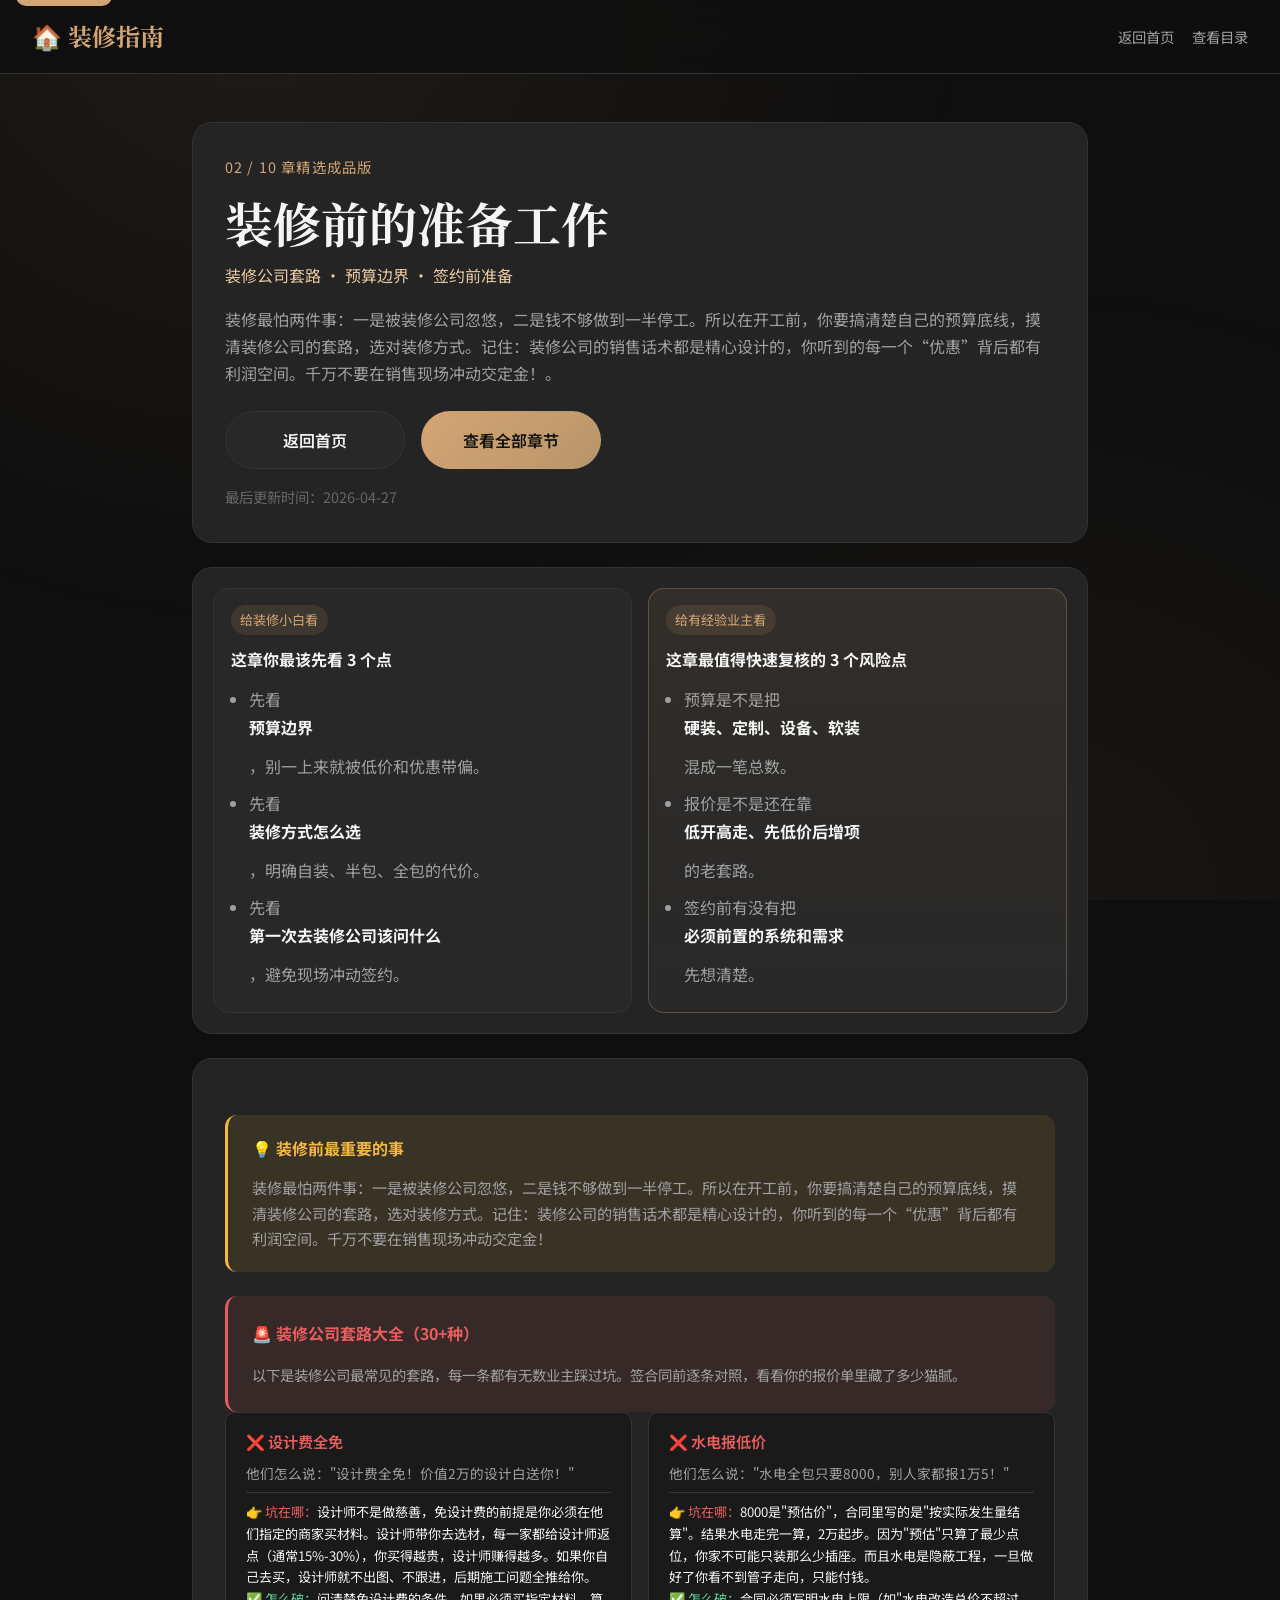
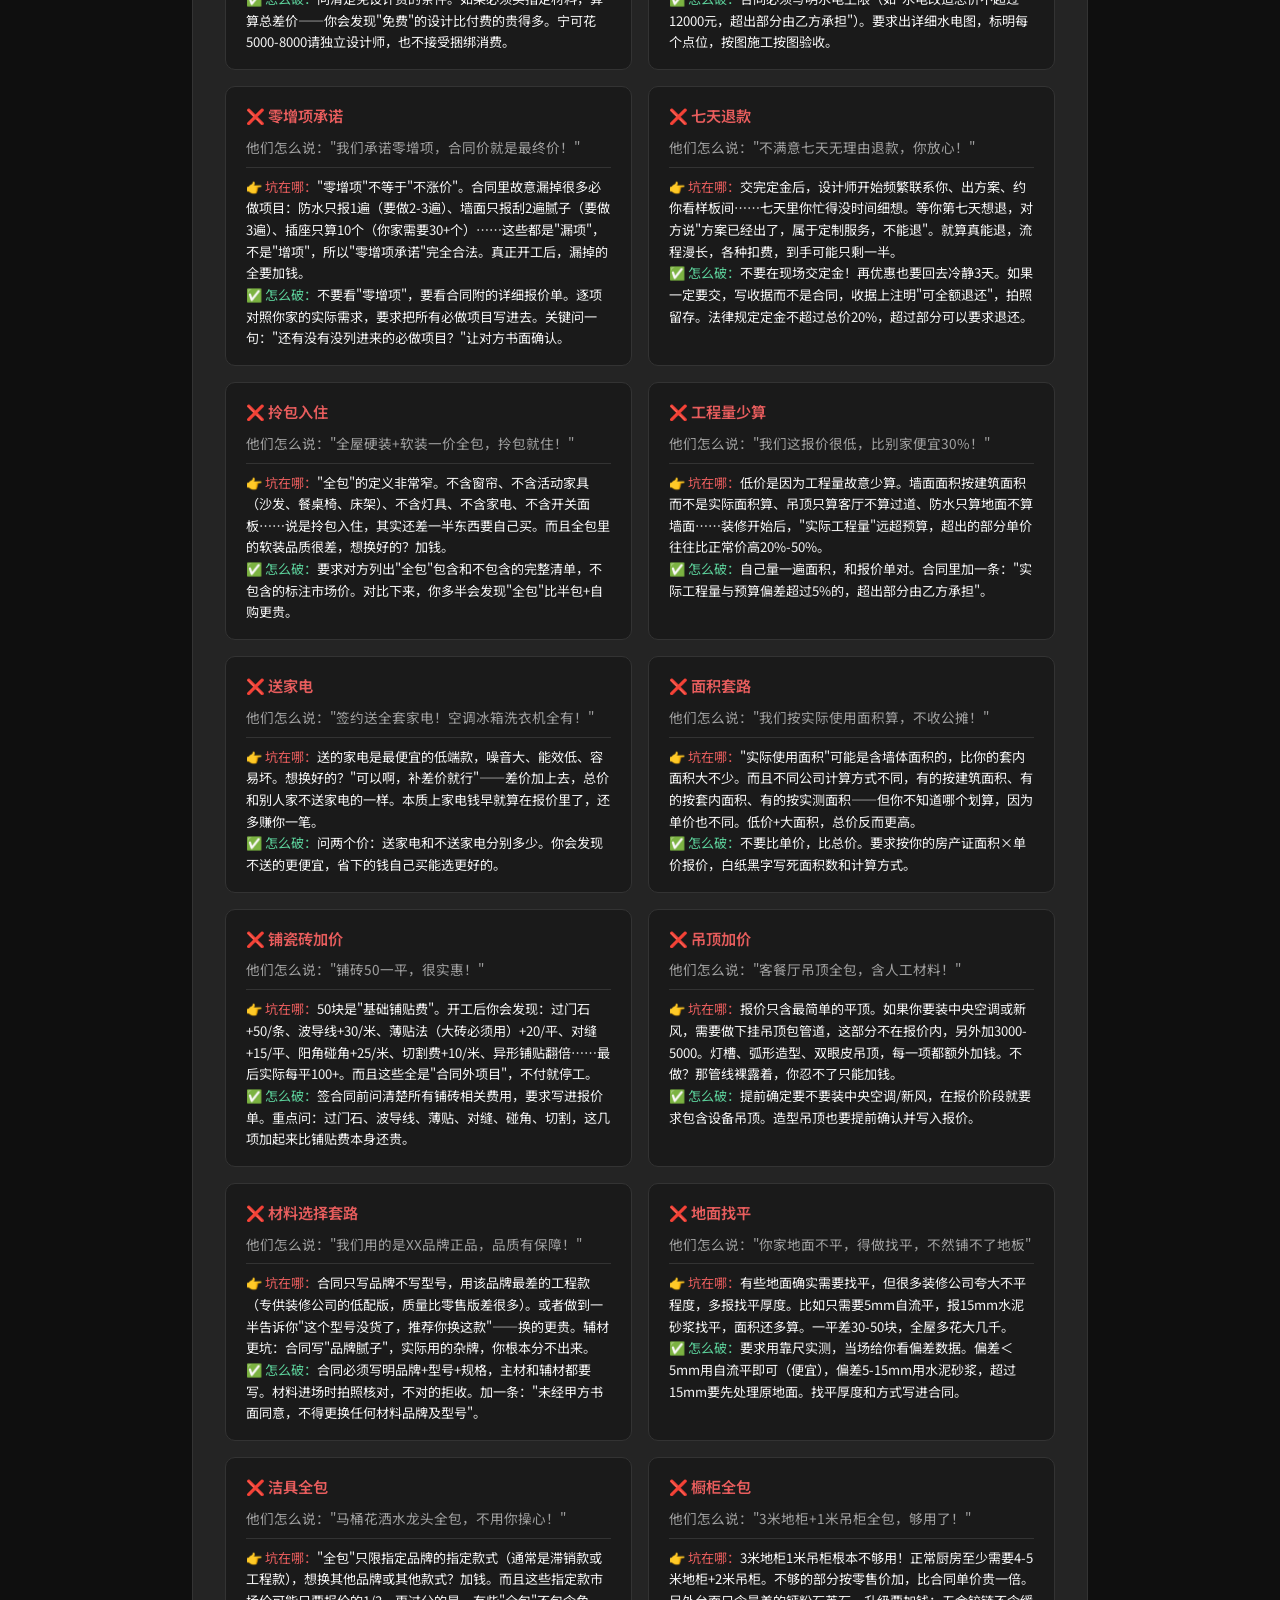
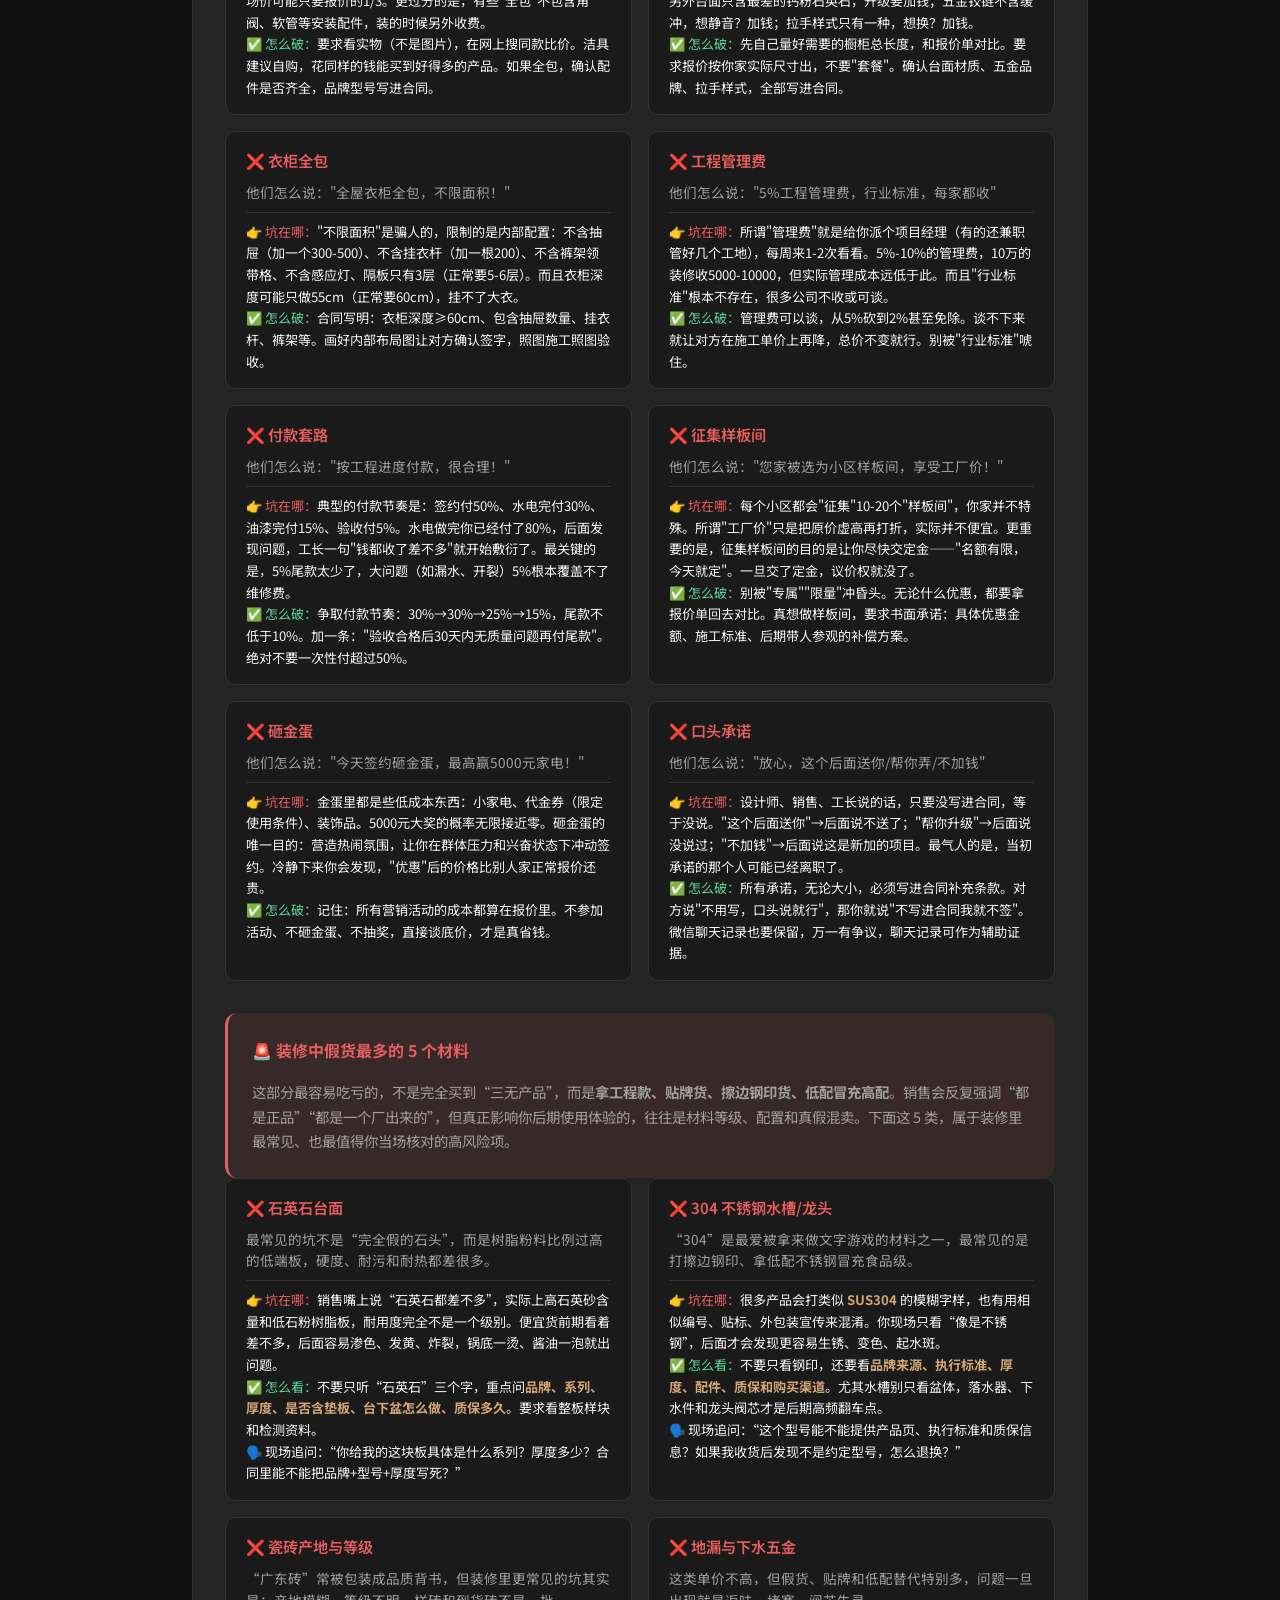
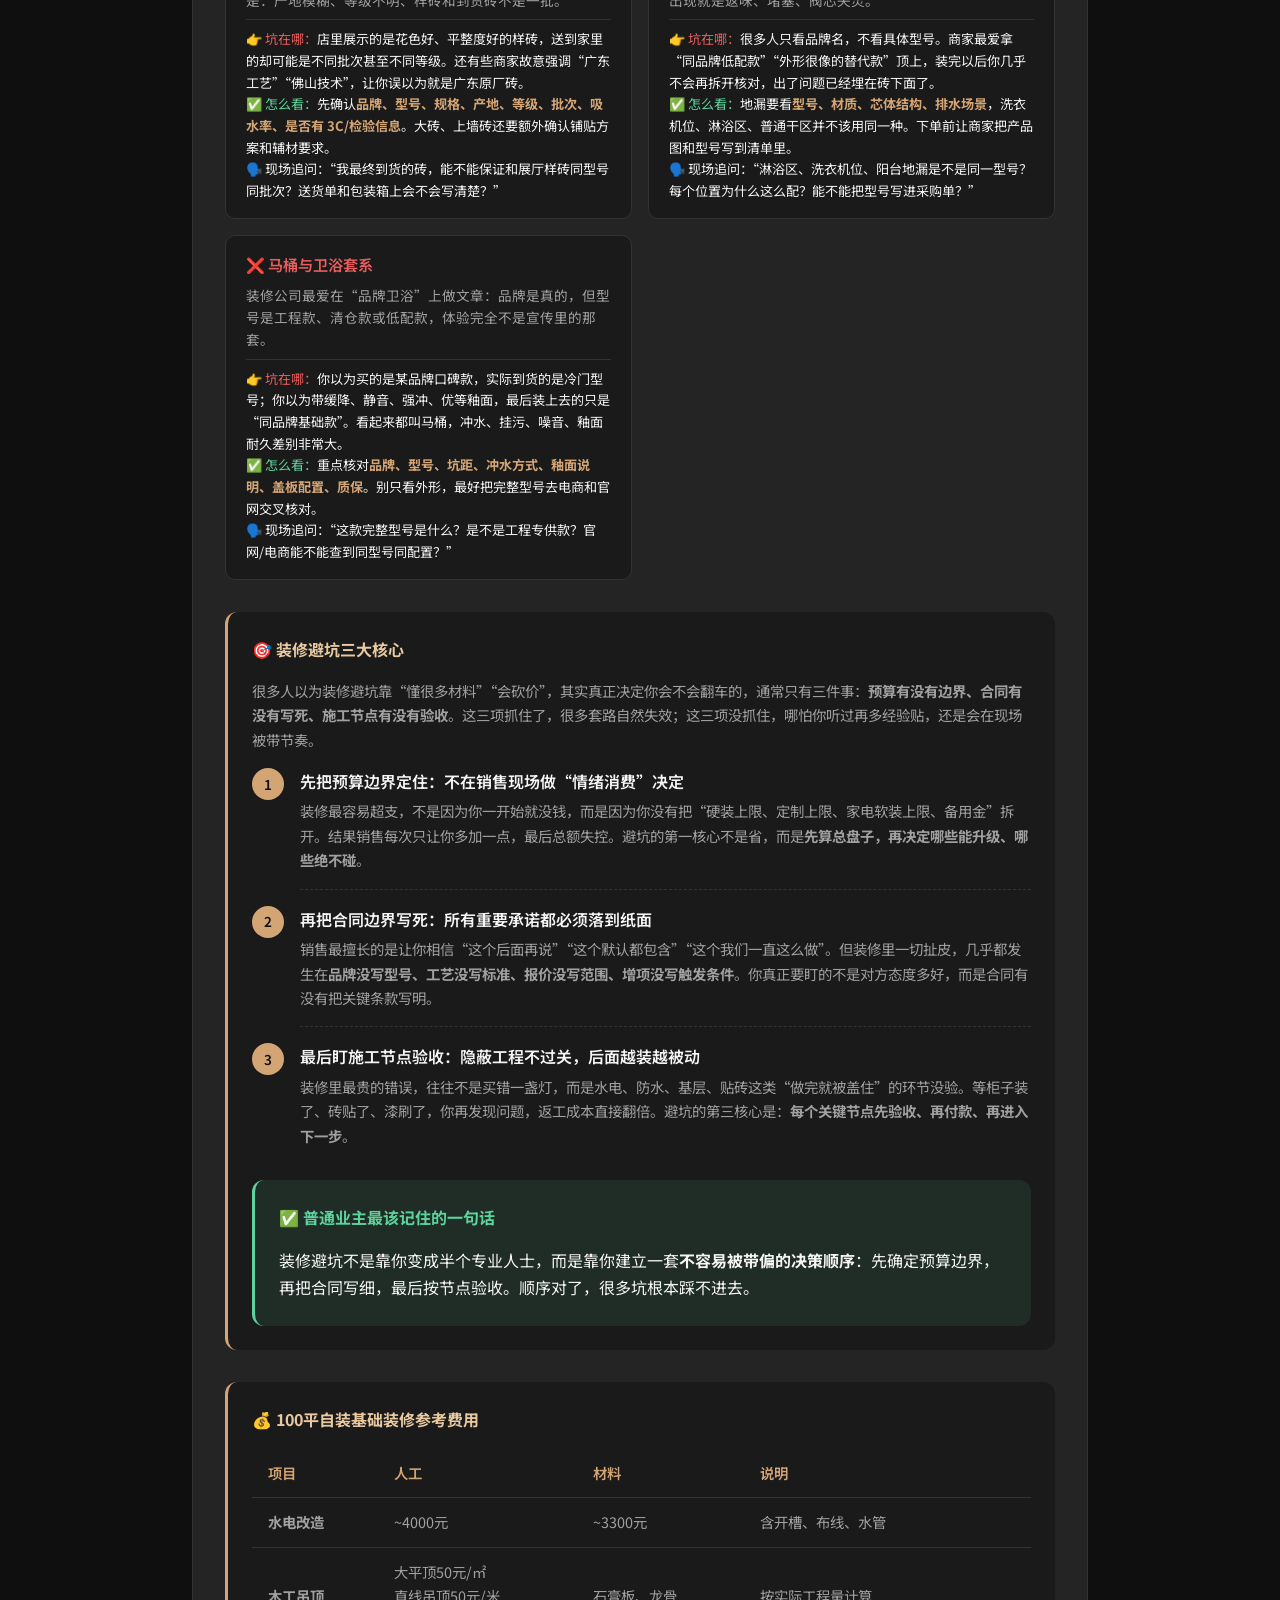
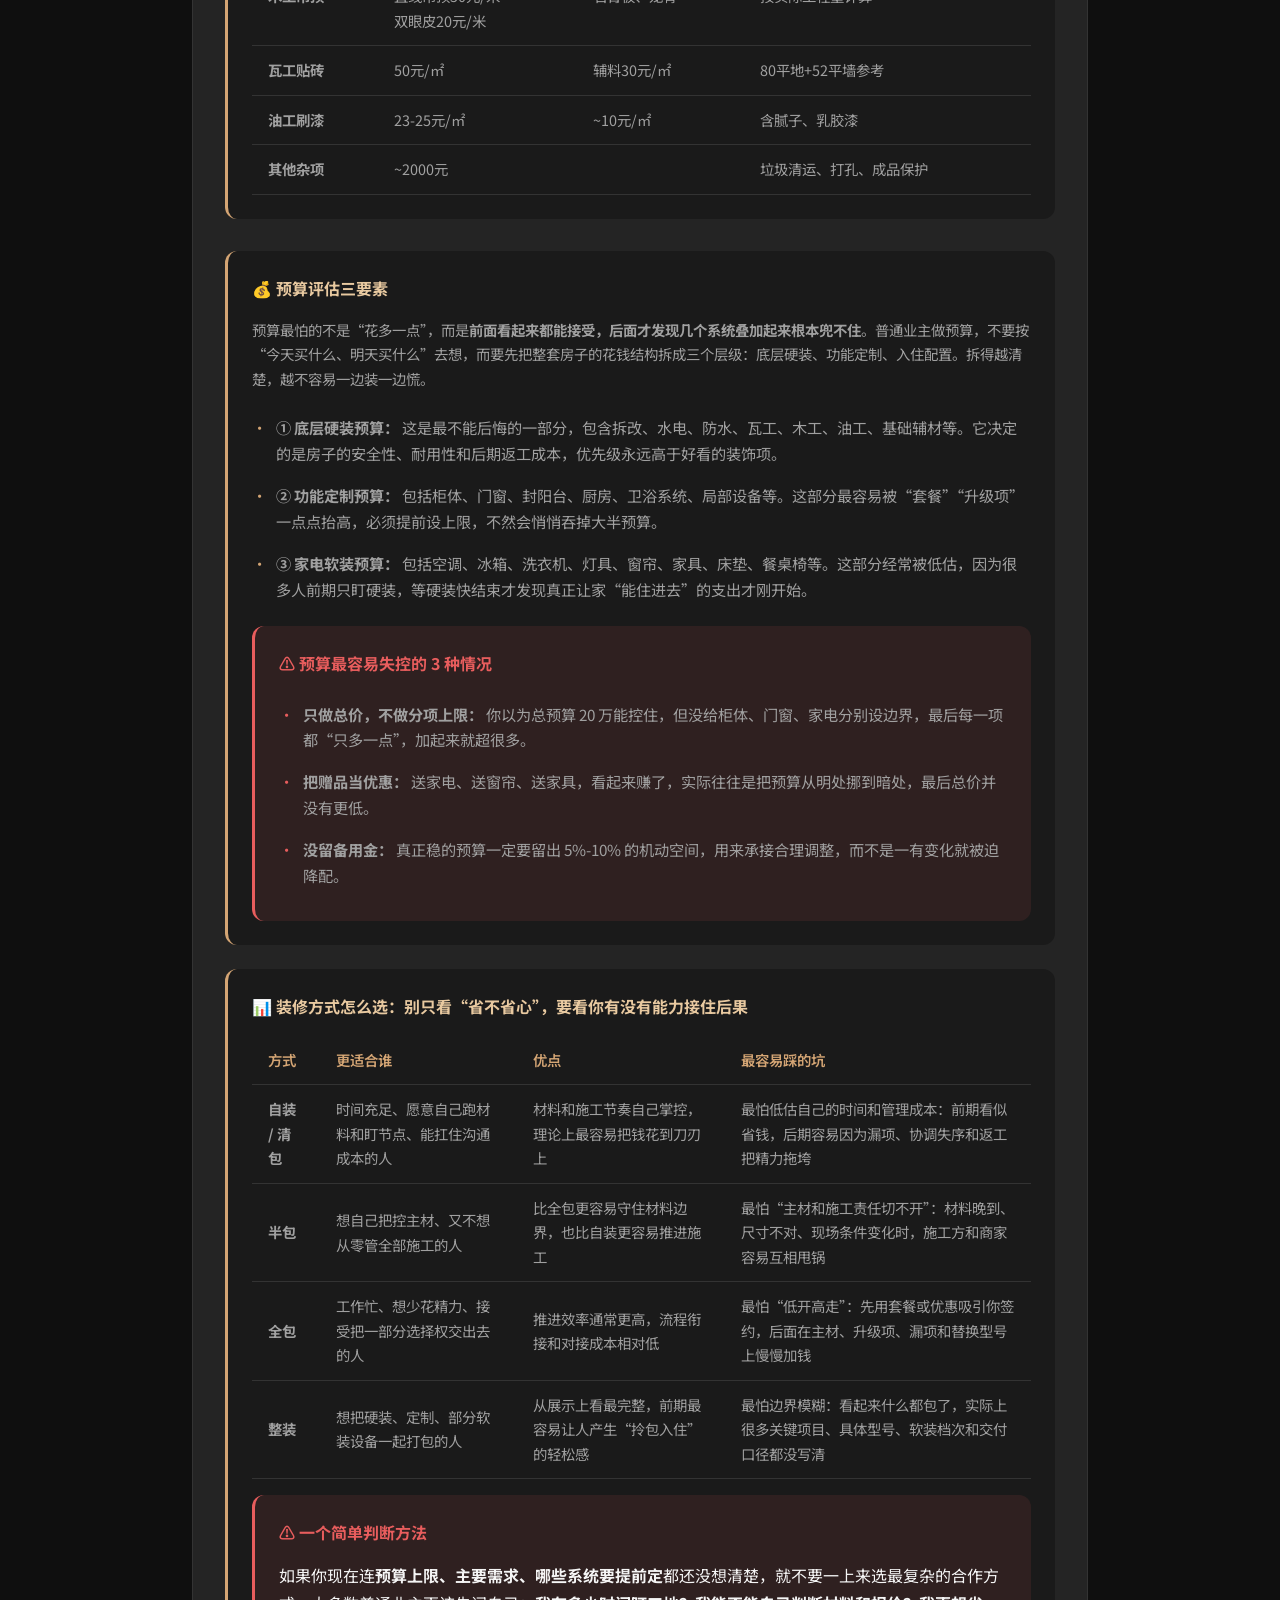
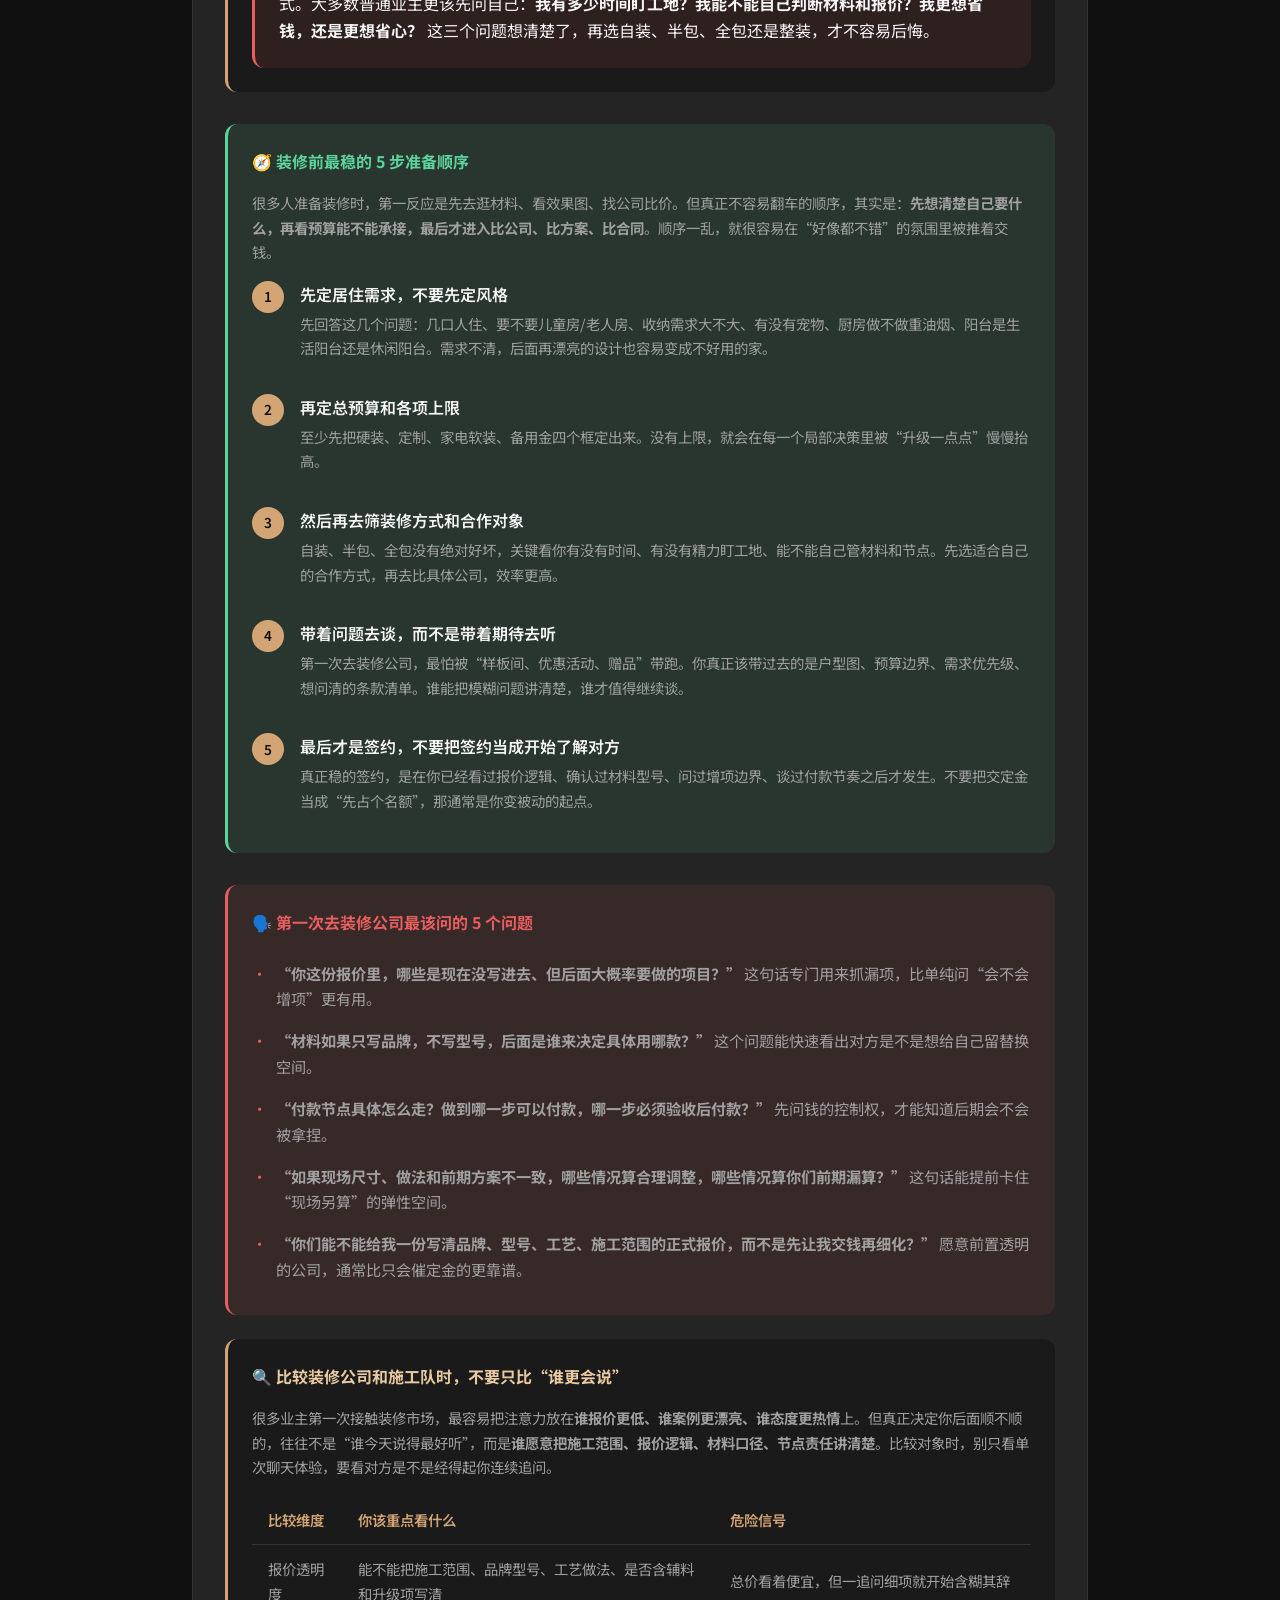
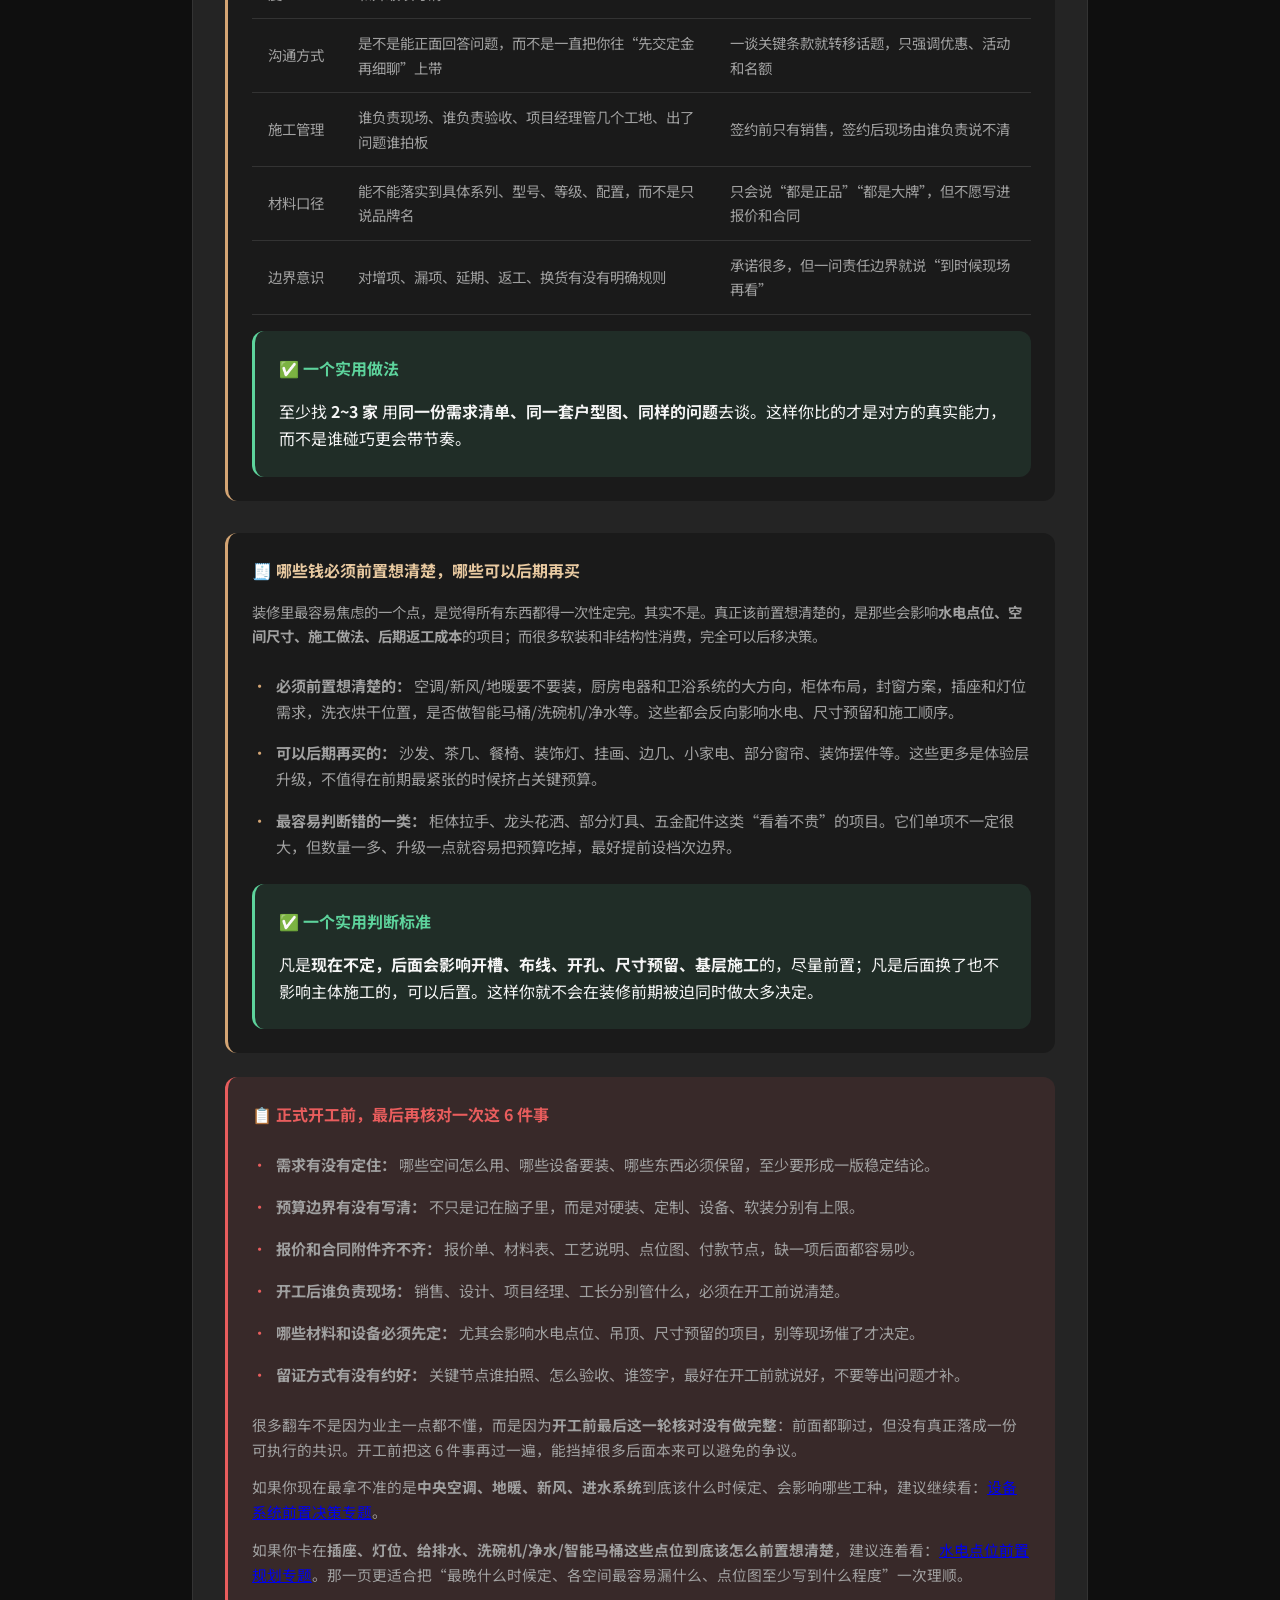
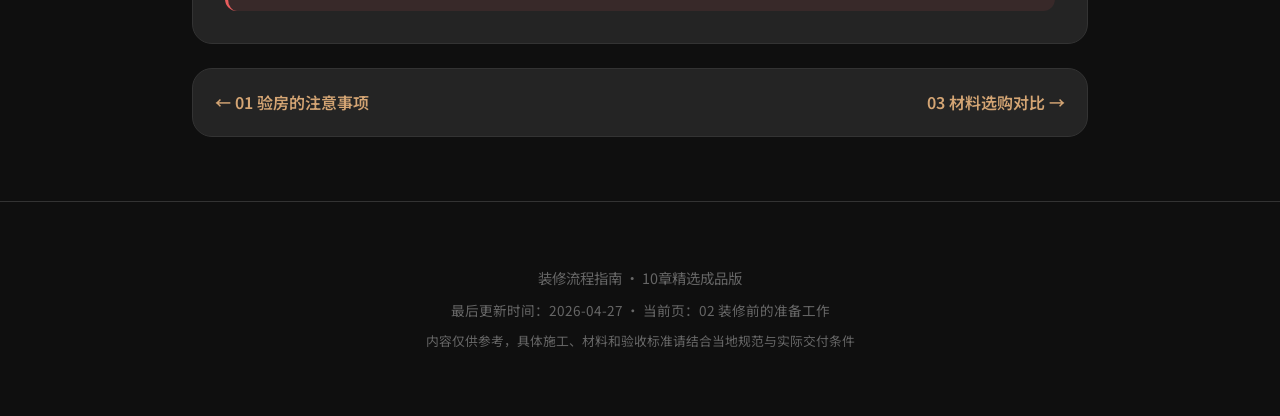
<file: chapters/preparation.html>
<!DOCTYPE html>
<html lang="zh-CN">
<head>
    <meta charset="UTF-8">
    <meta name="viewport" content="width=device-width, initial-scale=1.0">
    <meta name="description" content="装修最怕两件事：一是被装修公司忽悠，二是钱不够做到一半停工。所以在开工前，你要搞清楚自己的预算底线，摸清装修公司的套路，选对装修方式。记住：装修公司的销售话术都是精心设计的，你听到的每一个“优惠”背后都有利润空间。千万不要在销售现场冲动交定金！。">
    <meta name="theme-color" content="#0f0f0f">
    <link rel="canonical" href="https://jonceli.github.io/renovation-guide/chapters/preparation.html">
    <link rel="prev" href="https://jonceli.github.io/renovation-guide/chapters/inspection.html">
    <link rel="next" href="https://jonceli.github.io/renovation-guide/chapters/materials.html">
    <meta property="og:type" content="article">
    <meta property="og:title" content="装修前的准备工作 | 装修流程指南">
    <meta property="og:description" content="装修最怕两件事：一是被装修公司忽悠，二是钱不够做到一半停工。所以在开工前，你要搞清楚自己的预算底线，摸清装修公司的套路，选对装修方式。记住：装修公司的销售话术都是精心设计的，你听到的每一个“优惠”背后都有利润空间。千万不要在销售现场冲动交定金！。">
    <meta property="og:url" content="https://jonceli.github.io/renovation-guide/chapters/preparation.html">
    <meta property="og:image" content="https://images.unsplash.com/photo-1505693416388-ac5ce068fe85?auto=format&fit=crop&w=1200&h=630&q=80">
    <meta name="twitter:card" content="summary_large_image">
    <meta name="twitter:title" content="装修前的准备工作 | 装修流程指南">
    <meta name="twitter:description" content="装修最怕两件事：一是被装修公司忽悠，二是钱不够做到一半停工。所以在开工前，你要搞清楚自己的预算底线，摸清装修公司的套路，选对装修方式。记住：装修公司的销售话术都是精心设计的，你听到的每一个“优惠”背后都有利润空间。千万不要在销售现场冲动交定金！。">
    <meta name="twitter:image" content="https://images.unsplash.com/photo-1505693416388-ac5ce068fe85?auto=format&fit=crop&w=1200&h=630&q=80">
    <title>装修前的准备工作 | 装修流程指南</title>
    <link rel="preconnect" href="https://fonts.googleapis.com">
    <link rel="preconnect" href="https://fonts.gstatic.com" crossorigin>
    <link href="https://fonts.googleapis.com/css2?family=Noto+Serif+SC:wght@400;600;700&family=Noto+Sans+SC:wght@300;400;500;600&display=swap" rel="stylesheet">
    <link rel="stylesheet" href="../styles.css">
</head>
<body class="chapter-page-body">
    <a href="#chapter-main" class="skip-link">跳到正文</a>
    <header class="header">
        <div class="header-content">
            <a href="../index.html" class="logo">🏠 装修指南</a>
            <ul class="nav-links nav-links-static">
                <li><a href="../index.html">返回首页</a></li>
                <li><a href="../index.html#guide-overview">查看目录</a></li>
            </ul>
        </div>
    </header>

    <main class="main-content chapter-page-main" id="chapter-main">
        <section class="chapter-page-hero">
            <div class="chapter-page-meta">02 / 10 章精选成品版</div>
            <h1>装修前的准备工作</h1>
            <p class="chapter-page-subtitle">装修公司套路 · 预算边界 · 签约前准备</p>
            <p class="chapter-page-summary">装修最怕两件事：一是被装修公司忽悠，二是钱不够做到一半停工。所以在开工前，你要搞清楚自己的预算底线，摸清装修公司的套路，选对装修方式。记住：装修公司的销售话术都是精心设计的，你听到的每一个“优惠”背后都有利润空间。千万不要在销售现场冲动交定金！。</p>
            <div class="chapter-page-actions">
                <a href="../index.html" class="btn btn-secondary">返回首页</a>
                <a href="../index.html#guide-overview" class="btn btn-primary">查看全部章节</a>
            </div>
            <p class="chapter-page-updated">最后更新时间：2026-04-27</p>
        </section>

        <section class="chapter-reader-guide">
            <div class="chapter-reader-card">
                <span class="chapter-reader-tag">给装修小白看</span>
                <strong>这章你最该先看 3 个点</strong>
                <ul>
                    <li>先看<strong>预算边界</strong>，别一上来就被低价和优惠带偏。</li>
                    <li>先看<strong>装修方式怎么选</strong>，明确自装、半包、全包的代价。</li>
                    <li>先看<strong>第一次去装修公司该问什么</strong>，避免现场冲动签约。</li>
                </ul>
            </div>
            <div class="chapter-reader-card chapter-reader-card-highlight">
                <span class="chapter-reader-tag">给有经验业主看</span>
                <strong>这章最值得快速复核的 3 个风险点</strong>
                <ul>
                    <li>预算是不是把<strong>硬装、定制、设备、软装</strong>混成一笔总数。</li>
                    <li>报价是不是还在靠<strong>低开高走、先低价后增项</strong>的老套路。</li>
                    <li>签约前有没有把<strong>必须前置的系统和需求</strong>先想清楚。</li>
                </ul>
            </div>
        </section>

        <article class="chapter-page-article">
            <div class="chapter-body">
<div class="tip-box">
                        <h4>💡 装修前最重要的事</h4>
                        <p>装修最怕两件事：一是被装修公司忽悠，二是钱不够做到一半停工。所以在开工前，你要搞清楚自己的预算底线，摸清装修公司的套路，选对装修方式。记住：装修公司的销售话术都是精心设计的，你听到的每一个“优惠”背后都有利润空间。千万不要在销售现场冲动交定金！</p>
                    </div>
                    <div class="info-box warning-box">
                        <h4>🚨 装修公司套路大全（30+种）</h4>
                        <p style="color:var(--text-secondary);font-size:0.9rem;margin-top:0.75rem;">以下是装修公司最常见的套路，每一条都有无数业主踩过坑。签合同前逐条对照，看看你的报价单里藏了多少猫腻。</p>
                    </div>
                    <div class="trap-grid">
                        <div class="trap-card">
                            <div class="trap-title">❌ 设计费全免</div>
                            <div class="trap-desc">他们怎么说："设计费全免！价值2万的设计白送你！"</div>
                            <div class="trap-detail">
                                <span class="how-fake">👉 坑在哪：</span>设计师不是做慈善，免设计费的前提是你必须在他们指定的商家买材料。设计师带你去选材，每一家都给设计师返点（通常15%-30%），你买得越贵，设计师赚得越多。如果你自己去买，设计师就不出图、不跟进，后期施工问题全推给你。<br>
                                <span class="how-beat">✅ 怎么破：</span>问清楚免设计费的条件。如果必须买指定材料，算算总差价——你会发现"免费"的设计比付费的贵得多。宁可花5000-8000请独立设计师，也不接受捆绑消费。
                            </div>
                        </div>
                        <div class="trap-card">
                            <div class="trap-title">❌ 水电报低价</div>
                            <div class="trap-desc">他们怎么说："水电全包只要8000，别人家都报1万5！"</div>
                            <div class="trap-detail">
                                <span class="how-fake">👉 坑在哪：</span>8000是"预估价"，合同里写的是"按实际发生量结算"。结果水电走完一算，2万起步。因为"预估"只算了最少点位，你家不可能只装那么少插座。而且水电是隐蔽工程，一旦做好了你看不到管子走向，只能付钱。<br>
                                <span class="how-beat">✅ 怎么破：</span>合同必须写明水电上限（如"水电改造总价不超过12000元，超出部分由乙方承担"）。要求出详细水电图，标明每个点位，按图施工按图验收。
                            </div>
                        </div>
                        <div class="trap-card">
                            <div class="trap-title">❌ 零增项承诺</div>
                            <div class="trap-desc">他们怎么说："我们承诺零增项，合同价就是最终价！"</div>
                            <div class="trap-detail">
                                <span class="how-fake">👉 坑在哪：</span>"零增项"不等于"不涨价"。合同里故意漏掉很多必做项目：防水只报1遍（要做2-3遍）、墙面只报刮2遍腻子（要做3遍）、插座只算10个（你家需要30+个）……这些都是"漏项"，不是"增项"，所以"零增项承诺"完全合法。真正开工后，漏掉的全要加钱。<br>
                                <span class="how-beat">✅ 怎么破：</span>不要看"零增项"，要看合同附的详细报价单。逐项对照你家的实际需求，要求把所有必做项目写进去。关键问一句："还有没有没列进来的必做项目？"让对方书面确认。
                            </div>
                        </div>
                        <div class="trap-card">
                            <div class="trap-title">❌ 七天退款</div>
                            <div class="trap-desc">他们怎么说："不满意七天无理由退款，你放心！"</div>
                            <div class="trap-detail">
                                <span class="how-fake">👉 坑在哪：</span>交完定金后，设计师开始频繁联系你、出方案、约你看样板间……七天里你忙得没时间细想。等你第七天想退，对方说"方案已经出了，属于定制服务，不能退"。就算真能退，流程漫长，各种扣费，到手可能只剩一半。<br>
                                <span class="how-beat">✅ 怎么破：</span>不要在现场交定金！再优惠也要回去冷静3天。如果一定要交，写收据而不是合同，收据上注明"可全额退还"，拍照留存。法律规定定金不超过总价20%，超过部分可以要求退还。
                            </div>
                        </div>
                        <div class="trap-card">
                            <div class="trap-title">❌ 拎包入住</div>
                            <div class="trap-desc">他们怎么说："全屋硬装+软装一价全包，拎包就住！"</div>
                            <div class="trap-detail">
                                <span class="how-fake">👉 坑在哪：</span>"全包"的定义非常窄。不含窗帘、不含活动家具（沙发、餐桌椅、床架）、不含灯具、不含家电、不含开关面板……说是拎包入住，其实还差一半东西要自己买。而且全包里的软装品质很差，想换好的？加钱。<br>
                                <span class="how-beat">✅ 怎么破：</span>要求对方列出"全包"包含和不包含的完整清单，不包含的标注市场价。对比下来，你多半会发现"全包"比半包+自购更贵。
                            </div>
                        </div>
                        <div class="trap-card">
                            <div class="trap-title">❌ 工程量少算</div>
                            <div class="trap-desc">他们怎么说："我们这报价很低，比别家便宜30%！"</div>
                            <div class="trap-detail">
                                <span class="how-fake">👉 坑在哪：</span>低价是因为工程量故意少算。墙面面积按建筑面积而不是实际面积算、吊顶只算客厅不算过道、防水只算地面不算墙面……装修开始后，"实际工程量"远超预算，超出的部分单价往往比正常价高20%-50%。<br>
                                <span class="how-beat">✅ 怎么破：</span>自己量一遍面积，和报价单对。合同里加一条："实际工程量与预算偏差超过5%的，超出部分由乙方承担"。
                            </div>
                        </div>
                        <div class="trap-card">
                            <div class="trap-title">❌ 送家电</div>
                            <div class="trap-desc">他们怎么说："签约送全套家电！空调冰箱洗衣机全有！"</div>
                            <div class="trap-detail">
                                <span class="how-fake">👉 坑在哪：</span>送的家电是最便宜的低端款，噪音大、能效低、容易坏。想换好的？"可以啊，补差价就行"——差价加上去，总价和别人家不送家电的一样。本质上家电钱早就算在报价里了，还多赚你一笔。<br>
                                <span class="how-beat">✅ 怎么破：</span>问两个价：送家电和不送家电分别多少。你会发现不送的更便宜，省下的钱自己买能选更好的。
                            </div>
                        </div>
                        <div class="trap-card">
                            <div class="trap-title">❌ 面积套路</div>
                            <div class="trap-desc">他们怎么说："我们按实际使用面积算，不收公摊！"</div>
                            <div class="trap-detail">
                                <span class="how-fake">👉 坑在哪：</span>"实际使用面积"可能是含墙体面积的，比你的套内面积大不少。而且不同公司计算方式不同，有的按建筑面积、有的按套内面积、有的按实测面积——但你不知道哪个划算，因为单价也不同。低价+大面积，总价反而更高。<br>
                                <span class="how-beat">✅ 怎么破：</span>不要比单价，比总价。要求按你的房产证面积×单价报价，白纸黑字写死面积数和计算方式。
                            </div>
                        </div>
                        <div class="trap-card">
                            <div class="trap-title">❌ 铺瓷砖加价</div>
                            <div class="trap-desc">他们怎么说："铺砖50一平，很实惠！"</div>
                            <div class="trap-detail">
                                <span class="how-fake">👉 坑在哪：</span>50块是"基础铺贴费"。开工后你会发现：过门石+50/条、波导线+30/米、薄贴法（大砖必须用）+20/平、对缝+15/平、阳角碰角+25/米、切割费+10/米、异形铺贴翻倍……最后实际每平100+。而且这些全是"合同外项目"，不付就停工。<br>
                                <span class="how-beat">✅ 怎么破：</span>签合同前问清楚所有铺砖相关费用，要求写进报价单。重点问：过门石、波导线、薄贴、对缝、碰角、切割，这几项加起来比铺贴费本身还贵。
                            </div>
                        </div>
                        <div class="trap-card">
                            <div class="trap-title">❌ 吊顶加价</div>
                            <div class="trap-desc">他们怎么说："客餐厅吊顶全包，含人工材料！"</div>
                            <div class="trap-detail">
                                <span class="how-fake">👉 坑在哪：</span>报价只含最简单的平顶。如果你要装中央空调或新风，需要做下挂吊顶包管道，这部分不在报价内，另外加3000-5000。灯槽、弧形造型、双眼皮吊顶，每一项都额外加钱。不做？那管线裸露着，你忍不了只能加钱。<br>
                                <span class="how-beat">✅ 怎么破：</span>提前确定要不要装中央空调/新风，在报价阶段就要求包含设备吊顶。造型吊顶也要提前确认并写入报价。
                            </div>
                        </div>
                        <div class="trap-card">
                            <div class="trap-title">❌ 材料选择套路</div>
                            <div class="trap-desc">他们怎么说："我们用的是XX品牌正品，品质有保障！"</div>
                            <div class="trap-detail">
                                <span class="how-fake">👉 坑在哪：</span>合同只写品牌不写型号，用该品牌最差的工程款（专供装修公司的低配版，质量比零售版差很多）。或者做到一半告诉你"这个型号没货了，推荐你换这款"——换的更贵。辅材更坑：合同写"品牌腻子"，实际用的杂牌，你根本分不出来。<br>
                                <span class="how-beat">✅ 怎么破：</span>合同必须写明品牌+型号+规格，主材和辅材都要写。材料进场时拍照核对，不对的拒收。加一条："未经甲方书面同意，不得更换任何材料品牌及型号"。
                            </div>
                        </div>
                        <div class="trap-card">
                            <div class="trap-title">❌ 地面找平</div>
                            <div class="trap-desc">他们怎么说："你家地面不平，得做找平，不然铺不了地板"</div>
                            <div class="trap-detail">
                                <span class="how-fake">👉 坑在哪：</span>有些地面确实需要找平，但很多装修公司夸大不平程度，多报找平厚度。比如只需要5mm自流平，报15mm水泥砂浆找平，面积还多算。一平差30-50块，全屋多花大几千。<br>
                                <span class="how-beat">✅ 怎么破：</span>要求用靠尺实测，当场给你看偏差数据。偏差＜5mm用自流平即可（便宜），偏差5-15mm用水泥砂浆，超过15mm要先处理原地面。找平厚度和方式写进合同。
                            </div>
                        </div>
                        <div class="trap-card">
                            <div class="trap-title">❌ 洁具全包</div>
                            <div class="trap-desc">他们怎么说："马桶花洒水龙头全包，不用你操心！"</div>
                            <div class="trap-detail">
                                <span class="how-fake">👉 坑在哪：</span>"全包"只限指定品牌的指定款式（通常是滞销款或工程款），想换其他品牌或其他款式？加钱。而且这些指定款市场价可能只要报价的1/3。更过分的是，有些"全包"不包含角阀、软管等安装配件，装的时候另外收费。<br>
                                <span class="how-beat">✅ 怎么破：</span>要求看实物（不是图片），在网上搜同款比价。洁具建议自购，花同样的钱能买到好得多的产品。如果全包，确认配件是否齐全，品牌型号写进合同。
                            </div>
                        </div>
                        <div class="trap-card">
                            <div class="trap-title">❌ 橱柜全包</div>
                            <div class="trap-desc">他们怎么说："3米地柜+1米吊柜全包，够用了！"</div>
                            <div class="trap-detail">
                                <span class="how-fake">👉 坑在哪：</span>3米地柜1米吊柜根本不够用！正常厨房至少需要4-5米地柜+2米吊柜。不够的部分按零售价加，比合同单价贵一倍。另外台面只含最差的钙粉石英石，升级要加钱；五金铰链不含缓冲，想静音？加钱；拉手样式只有一种，想换？加钱。<br>
                                <span class="how-beat">✅ 怎么破：</span>先自己量好需要的橱柜总长度，和报价单对比。要求报价按你家实际尺寸出，不要"套餐"。确认台面材质、五金品牌、拉手样式，全部写进合同。
                            </div>
                        </div>
                        <div class="trap-card">
                            <div class="trap-title">❌ 衣柜全包</div>
                            <div class="trap-desc">他们怎么说："全屋衣柜全包，不限面积！"</div>
                            <div class="trap-detail">
                                <span class="how-fake">👉 坑在哪：</span>"不限面积"是骗人的，限制的是内部配置：不含抽屉（加一个300-500）、不含挂衣杆（加一根200）、不含裤架领带格、不含感应灯、隔板只有3层（正常要5-6层）。而且衣柜深度可能只做55cm（正常要60cm），挂不了大衣。<br>
                                <span class="how-beat">✅ 怎么破：</span>合同写明：衣柜深度≥60cm、包含抽屉数量、挂衣杆、裤架等。画好内部布局图让对方确认签字，照图施工照图验收。
                            </div>
                        </div>
                        <div class="trap-card">
                            <div class="trap-title">❌ 工程管理费</div>
                            <div class="trap-desc">他们怎么说："5%工程管理费，行业标准，每家都收"</div>
                            <div class="trap-detail">
                                <span class="how-fake">👉 坑在哪：</span>所谓"管理费"就是给你派个项目经理（有的还兼职管好几个工地），每周来1-2次看看。5%-10%的管理费，10万的装修收5000-10000，但实际管理成本远低于此。而且"行业标准"根本不存在，很多公司不收或可谈。<br>
                                <span class="how-beat">✅ 怎么破：</span>管理费可以谈，从5%砍到2%甚至免除。谈不下来就让对方在施工单价上再降，总价不变就行。别被"行业标准"唬住。
                            </div>
                        </div>
                        <div class="trap-card">
                            <div class="trap-title">❌ 付款套路</div>
                            <div class="trap-desc">他们怎么说："按工程进度付款，很合理！"</div>
                            <div class="trap-detail">
                                <span class="how-fake">👉 坑在哪：</span>典型的付款节奏是：签约付50%、水电完付30%、油漆完付15%、验收付5%。水电做完你已经付了80%，后面发现问题，工长一句"钱都收了差不多"就开始敷衍了。最关键的是，5%尾款太少了，大问题（如漏水、开裂）5%根本覆盖不了维修费。<br>
                                <span class="how-beat">✅ 怎么破：</span>争取付款节奏：30%→30%→25%→15%，尾款不低于10%。加一条："验收合格后30天内无质量问题再付尾款"。绝对不要一次性付超过50%。
                            </div>
                        </div>
                        <div class="trap-card">
                            <div class="trap-title">❌ 征集样板间</div>
                            <div class="trap-desc">他们怎么说："您家被选为小区样板间，享受工厂价！"</div>
                            <div class="trap-detail">
                                <span class="how-fake">👉 坑在哪：</span>每个小区都会"征集"10-20个"样板间"，你家并不特殊。所谓"工厂价"只是把原价虚高再打折，实际并不便宜。更重要的是，征集样板间的目的是让你尽快交定金——"名额有限，今天就定"。一旦交了定金，议价权就没了。<br>
                                <span class="how-beat">✅ 怎么破：</span>别被"专属""限量"冲昏头。无论什么优惠，都要拿报价单回去对比。真想做样板间，要求书面承诺：具体优惠金额、施工标准、后期带人参观的补偿方案。
                            </div>
                        </div>
                        <div class="trap-card">
                            <div class="trap-title">❌ 砸金蛋</div>
                            <div class="trap-desc">他们怎么说："今天签约砸金蛋，最高赢5000元家电！"</div>
                            <div class="trap-detail">
                                <span class="how-fake">👉 坑在哪：</span>金蛋里都是些低成本东西：小家电、代金券（限定使用条件）、装饰品。5000元大奖的概率无限接近零。砸金蛋的唯一目的：营造热闹氛围，让你在群体压力和兴奋状态下冲动签约。冷静下来你会发现，"优惠"后的价格比别人家正常报价还贵。<br>
                                <span class="how-beat">✅ 怎么破：</span>记住：所有营销活动的成本都算在报价里。不参加活动、不砸金蛋、不抽奖，直接谈底价，才是真省钱。
                            </div>
                        </div>
                        <div class="trap-card">
                            <div class="trap-title">❌ 口头承诺</div>
                            <div class="trap-desc">他们怎么说："放心，这个后面送你/帮你弄/不加钱"</div>
                            <div class="trap-detail">
                                <span class="how-fake">👉 坑在哪：</span>设计师、销售、工长说的话，只要没写进合同，等于没说。"这个后面送你"→后面说不送了；"帮你升级"→后面说没说过；"不加钱"→后面说这是新加的项目。最气人的是，当初承诺的那个人可能已经离职了。<br>
                                <span class="how-beat">✅ 怎么破：</span>所有承诺，无论大小，必须写进合同补充条款。对方说"不用写，口头说就行"，那你就说"不写进合同我就不签"。微信聊天记录也要保留，万一有争议，聊天记录可作为辅助证据。
                            </div>
                        </div>
                    </div>

                    <div class="info-box warning-box" style="margin-top: 2rem;">
                        <h4>🚨 装修中假货最多的 5 个材料</h4>
                        <p style="color:var(--text-secondary);font-size:0.9rem;margin-top:0.75rem;">这部分最容易吃亏的，不是完全买到“三无产品”，而是<strong>拿工程款、贴牌货、擦边钢印货、低配冒充高配</strong>。销售会反复强调“都是正品”“都是一个厂出来的”，但真正影响你后期使用体验的，往往是材料等级、配置和真假混卖。下面这 5 类，属于装修里最常见、也最值得你当场核对的高风险项。</p>
                    </div>
                    <div class="trap-grid">
                        <div class="trap-card">
                            <div class="trap-title">❌ 石英石台面</div>
                            <div class="trap-desc">最常见的坑不是“完全假的石头”，而是树脂粉料比例过高的低端板，硬度、耐污和耐热都差很多。</div>
                            <div class="trap-detail">
                                <span class="how-fake">👉 坑在哪：</span>销售嘴上说“石英石都差不多”，实际上高石英砂含量和低石粉树脂板，耐用度完全不是一个级别。便宜货前期看着差不多，后面容易渗色、发黄、炸裂，锅底一烫、酱油一泡就出问题。<br>
                                <span class="how-beat">✅ 怎么看：</span>不要只听“石英石”三个字，重点问<strong>品牌、系列、厚度、是否含垫板、台下盆怎么做、质保多久</strong>。要求看整板样块和检测资料。<br>
                                <span class="how-ask">🗣️ 现场追问：</span>“你给我的这块板具体是什么系列？厚度多少？合同里能不能把品牌+型号+厚度写死？”
                            </div>
                        </div>
                        <div class="trap-card">
                            <div class="trap-title">❌ 304 不锈钢水槽/龙头</div>
                            <div class="trap-desc">“304”是最爱被拿来做文字游戏的材料之一，最常见的是打擦边钢印、拿低配不锈钢冒充食品级。</div>
                            <div class="trap-detail">
                                <span class="how-fake">👉 坑在哪：</span>很多产品会打类似 <strong>SUS304</strong> 的模糊字样，也有用相似编号、贴标、外包装宣传来混淆。你现场只看“像是不锈钢”，后面才会发现更容易生锈、变色、起水斑。<br>
                                <span class="how-beat">✅ 怎么看：</span>不要只看钢印，还要看<strong>品牌来源、执行标准、厚度、配件、质保和购买渠道</strong>。尤其水槽别只看盆体，落水器、下水件和龙头阀芯才是后期高频翻车点。<br>
                                <span class="how-ask">🗣️ 现场追问：</span>“这个型号能不能提供产品页、执行标准和质保信息？如果我收货后发现不是约定型号，怎么退换？”
                            </div>
                        </div>
                        <div class="trap-card">
                            <div class="trap-title">❌ 瓷砖产地与等级</div>
                            <div class="trap-desc">“广东砖”常被包装成品质背书，但装修里更常见的坑其实是：产地模糊、等级不明、样砖和到货砖不是一批。</div>
                            <div class="trap-detail">
                                <span class="how-fake">👉 坑在哪：</span>店里展示的是花色好、平整度好的样砖，送到家里的却可能是不同批次甚至不同等级。还有些商家故意强调“广东工艺”“佛山技术”，让你误以为就是广东原厂砖。<br>
                                <span class="how-beat">✅ 怎么看：</span>先确认<strong>品牌、型号、规格、产地、等级、批次、吸水率、是否有 3C/检验信息</strong>。大砖、上墙砖还要额外确认铺贴方案和辅材要求。<br>
                                <span class="how-ask">🗣️ 现场追问：</span>“我最终到货的砖，能不能保证和展厅样砖同型号同批次？送货单和包装箱上会不会写清楚？”
                            </div>
                        </div>
                        <div class="trap-card">
                            <div class="trap-title">❌ 地漏与下水五金</div>
                            <div class="trap-desc">这类单价不高，但假货、贴牌和低配替代特别多，问题一旦出现就是返味、堵塞、阀芯失灵。</div>
                            <div class="trap-detail">
                                <span class="how-fake">👉 坑在哪：</span>很多人只看品牌名，不看具体型号。商家最爱拿“同品牌低配款”“外形很像的替代款”顶上，装完以后你几乎不会再拆开核对，出了问题已经埋在砖下面了。<br>
                                <span class="how-beat">✅ 怎么看：</span>地漏要看<strong>型号、材质、芯体结构、排水场景</strong>，洗衣机位、淋浴区、普通干区并不该用同一种。下单前让商家把产品图和型号写到清单里。<br>
                                <span class="how-ask">🗣️ 现场追问：</span>“淋浴区、洗衣机位、阳台地漏是不是同一型号？每个位置为什么这么配？能不能把型号写进采购单？”
                            </div>
                        </div>
                        <div class="trap-card">
                            <div class="trap-title">❌ 马桶与卫浴套系</div>
                            <div class="trap-desc">装修公司最爱在“品牌卫浴”上做文章：品牌是真的，但型号是工程款、清仓款或低配款，体验完全不是宣传里的那套。</div>
                            <div class="trap-detail">
                                <span class="how-fake">👉 坑在哪：</span>你以为买的是某品牌口碑款，实际到货的是冷门型号；你以为带缓降、静音、强冲、优等釉面，最后装上去的只是“同品牌基础款”。看起来都叫马桶，冲水、挂污、噪音、釉面耐久差别非常大。<br>
                                <span class="how-beat">✅ 怎么看：</span>重点核对<strong>品牌、型号、坑距、冲水方式、釉面说明、盖板配置、质保</strong>。别只看外形，最好把完整型号去电商和官网交叉核对。<br>
                                <span class="how-ask">🗣️ 现场追问：</span>“这款完整型号是什么？是不是工程专供款？官网/电商能不能查到同型号同配置？”
                            </div>
                        </div>
                    </div>

                    <div class="info-box" style="margin-top: 2rem;">
                        <h4>🎯 装修避坑三大核心</h4>
                        <p style="color:var(--text-secondary);font-size:0.9rem;margin:0.75rem 0 1rem;">很多人以为装修避坑靠“懂很多材料”“会砍价”，其实真正决定你会不会翻车的，通常只有三件事：<strong>预算有没有边界、合同有没有写死、施工节点有没有验收</strong>。这三项抓住了，很多套路自然失效；这三项没抓住，哪怕你听过再多经验贴，还是会在现场被带节奏。</p>
                        <div class="flow-steps">
                            <div class="flow-step">
                                <div class="step-number">1</div>
                                <div class="step-content">
                                    <div class="step-title">先把预算边界定住：不在销售现场做“情绪消费”决定</div>
                                    <div class="step-desc">装修最容易超支，不是因为你一开始就没钱，而是因为你没有把“硬装上限、定制上限、家电软装上限、备用金”拆开。结果销售每次只让你多加一点，最后总额失控。避坑的第一核心不是省，而是<strong>先算总盘子，再决定哪些能升级、哪些绝不碰</strong>。</div>
                                </div>
                            </div>
                            <div class="flow-step">
                                <div class="step-number">2</div>
                                <div class="step-content">
                                    <div class="step-title">再把合同边界写死：所有重要承诺都必须落到纸面</div>
                                    <div class="step-desc">销售最擅长的是让你相信“这个后面再说”“这个默认都包含”“这个我们一直这么做”。但装修里一切扯皮，几乎都发生在<strong>品牌没写型号、工艺没写标准、报价没写范围、增项没写触发条件</strong>。你真正要盯的不是对方态度多好，而是合同有没有把关键条款写明。</div>
                                </div>
                            </div>
                            <div class="flow-step">
                                <div class="step-number">3</div>
                                <div class="step-content">
                                    <div class="step-title">最后盯施工节点验收：隐蔽工程不过关，后面越装越被动</div>
                                    <div class="step-desc">装修里最贵的错误，往往不是买错一盏灯，而是水电、防水、基层、贴砖这类“做完就被盖住”的环节没验。等柜子装了、砖贴了、漆刷了，你再发现问题，返工成本直接翻倍。避坑的第三核心是：<strong>每个关键节点先验收、再付款、再进入下一步</strong>。</div>
                                </div>
                            </div>
                        </div>
                        <div class="info-box success-box" style="margin-top:1rem;">
                            <h4>✅ 普通业主最该记住的一句话</h4>
                            <p>装修避坑不是靠你变成半个专业人士，而是靠你建立一套<strong>不容易被带偏的决策顺序</strong>：先确定预算边界，再把合同写细，最后按节点验收。顺序对了，很多坑根本踩不进去。</p>
                        </div>
                    </div>

                    <div class="info-box" style="margin-top: 2rem;">
                        <h4>💰 100平自装基础装修参考费用</h4>
                        <table class="material-table">
                            <tr>
                                <th>项目</th>
                                <th>人工</th>
                                <th>材料</th>
                                <th>说明</th>
                            </tr>
                            <tr>
                                <td><strong>水电改造</strong></td>
                                <td>~4000元</td>
                                <td>~3300元</td>
                                <td>含开槽、布线、水管</td>
                            </tr>
                            <tr>
                                <td><strong>木工吊顶</strong></td>
                                <td>大平顶50元/㎡<br>直线吊顶50元/米<br>双眼皮20元/米</td>
                                <td>石膏板、龙骨</td>
                                <td>按实际工程量计算</td>
                            </tr>
                            <tr>
                                <td><strong>瓦工贴砖</strong></td>
                                <td>50元/㎡</td>
                                <td>辅料30元/㎡</td>
                                <td>80平地+52平墙参考</td>
                            </tr>
                            <tr>
                                <td><strong>油工刷漆</strong></td>
                                <td>23-25元/㎡</td>
                                <td>~10元/㎡</td>
                                <td>含腻子、乳胶漆</td>
                            </tr>
                            <tr>
                                <td><strong>其他杂项</strong></td>
                                <td colspan="2">~2000元</td>
                                <td>垃圾清运、打孔、成品保护</td>
                            </tr>
                        </table>
                    </div>

                    <div class="content-grid" style="margin-top: 2rem;">
                        <div class="info-box">
                            <h4>💰 预算评估三要素</h4>
                            <p style="color:var(--text-secondary);font-size:0.9rem;margin-bottom:1rem;">预算最怕的不是“花多一点”，而是<strong>前面看起来都能接受，后面才发现几个系统叠加起来根本兜不住</strong>。普通业主做预算，不要按“今天买什么、明天买什么”去想，而要先把整套房子的花钱结构拆成三个层级：底层硬装、功能定制、入住配置。拆得越清楚，越不容易一边装一边慌。</p>
                            <ul>
                                <li><strong>① 底层硬装预算：</strong> 这是最不能后悔的一部分，包含拆改、水电、防水、瓦工、木工、油工、基础辅材等。它决定的是房子的安全性、耐用性和后期返工成本，优先级永远高于好看的装饰项。</li>
                                <li><strong>② 功能定制预算：</strong> 包括柜体、门窗、封阳台、厨房、卫浴系统、局部设备等。这部分最容易被“套餐”“升级项”一点点抬高，必须提前设上限，不然会悄悄吞掉大半预算。</li>
                                <li><strong>③ 家电软装预算：</strong> 包括空调、冰箱、洗衣机、灯具、窗帘、家具、床垫、餐桌椅等。这部分经常被低估，因为很多人前期只盯硬装，等硬装快结束才发现真正让家“能住进去”的支出才刚开始。</li>
                            </ul>
                            <div class="info-box warning-box" style="margin-top:1rem;">
                                <h4>⚠️ 预算最容易失控的 3 种情况</h4>
                                <ul>
                                    <li><strong>只做总价，不做分项上限：</strong> 你以为总预算 20 万能控住，但没给柜体、门窗、家电分别设边界，最后每一项都“只多一点”，加起来就超很多。</li>
                                    <li><strong>把赠品当优惠：</strong> 送家电、送窗帘、送家具，看起来赚了，实际往往是把预算从明处挪到暗处，最后总价并没有更低。</li>
                                    <li><strong>没留备用金：</strong> 真正稳的预算一定要留出 5%-10% 的机动空间，用来承接合理调整，而不是一有变化就被迫降配。</li>
                                </ul>
                            </div>
                        </div>
                        <div class="info-box">
                            <h4>📊 装修方式怎么选：别只看“省不省心”，要看你有没有能力接住后果</h4>
                            <table class="material-table">
                                <tr>
                                    <th>方式</th>
                                    <th>更适合谁</th>
                                    <th>优点</th>
                                    <th>最容易踩的坑</th>
                                </tr>
                                <tr>
                                    <td><strong>自装 / 清包</strong></td>
                                    <td>时间充足、愿意自己跑材料和盯节点、能扛住沟通成本的人</td>
                                    <td>材料和施工节奏自己掌控，理论上最容易把钱花到刀刃上</td>
                                    <td>最怕低估自己的时间和管理成本：前期看似省钱，后期容易因为漏项、协调失序和返工把精力拖垮</td>
                                </tr>
                                <tr>
                                    <td><strong>半包</strong></td>
                                    <td>想自己把控主材、又不想从零管全部施工的人</td>
                                    <td>比全包更容易守住材料边界，也比自装更容易推进施工</td>
                                    <td>最怕“主材和施工责任切不开”：材料晚到、尺寸不对、现场条件变化时，施工方和商家容易互相甩锅</td>
                                </tr>
                                <tr>
                                    <td><strong>全包</strong></td>
                                    <td>工作忙、想少花精力、接受把一部分选择权交出去的人</td>
                                    <td>推进效率通常更高，流程衔接和对接成本相对低</td>
                                    <td>最怕“低开高走”：先用套餐或优惠吸引你签约，后面在主材、升级项、漏项和替换型号上慢慢加钱</td>
                                </tr>
                                <tr>
                                    <td><strong>整装</strong></td>
                                    <td>想把硬装、定制、部分软装设备一起打包的人</td>
                                    <td>从展示上看最完整，前期最容易让人产生“拎包入住”的轻松感</td>
                                    <td>最怕边界模糊：看起来什么都包了，实际上很多关键项目、具体型号、软装档次和交付口径都没写清</td>
                                </tr>
                            </table>
                            <div class="info-box warning-box" style="margin-top:1rem;">
                                <h4>⚠️ 一个简单判断方法</h4>
                                <p>如果你现在连<strong>预算上限、主要需求、哪些系统要提前定</strong>都还没想清楚，就不要一上来选最复杂的合作方式。大多数普通业主更该先问自己：<strong>我有多少时间盯工地？我能不能自己判断材料和报价？我更想省钱，还是更想省心？</strong> 这三个问题想清楚了，再选自装、半包、全包还是整装，才不容易后悔。</p>
                            </div>
                        </div>
                    </div>

                    <div class="info-box success-box" style="margin-top: 2rem;">
                        <h4>🧭 装修前最稳的 5 步准备顺序</h4>
                        <p style="color:var(--text-secondary);font-size:0.9rem;margin:0.75rem 0 1rem;">很多人准备装修时，第一反应是先去逛材料、看效果图、找公司比价。但真正不容易翻车的顺序，其实是：<strong>先想清楚自己要什么，再看预算能不能承接，最后才进入比公司、比方案、比合同</strong>。顺序一乱，就很容易在“好像都不错”的氛围里被推着交钱。</p>
                        <div class="flow-steps">
                            <div class="flow-step">
                                <div class="step-number">1</div>
                                <div class="step-content">
                                    <div class="step-title">先定居住需求，不要先定风格</div>
                                    <div class="step-desc">先回答这几个问题：几口人住、要不要儿童房/老人房、收纳需求大不大、有没有宠物、厨房做不做重油烟、阳台是生活阳台还是休闲阳台。需求不清，后面再漂亮的设计也容易变成不好用的家。</div>
                                </div>
                            </div>
                            <div class="flow-step">
                                <div class="step-number">2</div>
                                <div class="step-content">
                                    <div class="step-title">再定总预算和各项上限</div>
                                    <div class="step-desc">至少先把硬装、定制、家电软装、备用金四个框定出来。没有上限，就会在每一个局部决策里被“升级一点点”慢慢抬高。</div>
                                </div>
                            </div>
                            <div class="flow-step">
                                <div class="step-number">3</div>
                                <div class="step-content">
                                    <div class="step-title">然后再去筛装修方式和合作对象</div>
                                    <div class="step-desc">自装、半包、全包没有绝对好坏，关键看你有没有时间、有没有精力盯工地、能不能自己管材料和节点。先选适合自己的合作方式，再去比具体公司，效率更高。</div>
                                </div>
                            </div>
                            <div class="flow-step">
                                <div class="step-number">4</div>
                                <div class="step-content">
                                    <div class="step-title">带着问题去谈，而不是带着期待去听</div>
                                    <div class="step-desc">第一次去装修公司，最怕被“样板间、优惠活动、赠品”带跑。你真正该带过去的是户型图、预算边界、需求优先级、想问清的条款清单。谁能把模糊问题讲清楚，谁才值得继续谈。</div>
                                </div>
                            </div>
                            <div class="flow-step">
                                <div class="step-number">5</div>
                                <div class="step-content">
                                    <div class="step-title">最后才是签约，不要把签约当成开始了解对方</div>
                                    <div class="step-desc">真正稳的签约，是在你已经看过报价逻辑、确认过材料型号、问过增项边界、谈过付款节奏之后才发生。不要把交定金当成“先占个名额”，那通常是你变被动的起点。</div>
                                </div>
                            </div>
                        </div>
                    </div>

                    <div class="content-grid" style="margin-top: 2rem;">
                        <div class="info-box warning-box">
                            <h4>🗣️ 第一次去装修公司最该问的 5 个问题</h4>
                            <ul>
                                <li><strong>“你这份报价里，哪些是现在没写进去、但后面大概率要做的项目？”</strong> 这句话专门用来抓漏项，比单纯问“会不会增项”更有用。</li>
                                <li><strong>“材料如果只写品牌，不写型号，后面是谁来决定具体用哪款？”</strong> 这个问题能快速看出对方是不是想给自己留替换空间。</li>
                                <li><strong>“付款节点具体怎么走？做到哪一步可以付款，哪一步必须验收后付款？”</strong> 先问钱的控制权，才能知道后期会不会被拿捏。</li>
                                <li><strong>“如果现场尺寸、做法和前期方案不一致，哪些情况算合理调整，哪些情况算你们前期漏算？”</strong> 这句话能提前卡住“现场另算”的弹性空间。</li>
                                <li><strong>“你们能不能给我一份写清品牌、型号、工艺、施工范围的正式报价，而不是先让我交钱再细化？”</strong> 愿意前置透明的公司，通常比只会催定金的更靠谱。</li>
                            </ul>
                        </div>
                        <div class="info-box">
                            <h4>🔍 比较装修公司和施工队时，不要只比“谁更会说”</h4>
                            <p style="color:var(--text-secondary);font-size:0.9rem;margin-bottom:1rem;">很多业主第一次接触装修市场，最容易把注意力放在<strong>谁报价更低、谁案例更漂亮、谁态度更热情</strong>上。但真正决定你后面顺不顺的，往往不是“谁今天说得最好听”，而是<strong>谁愿意把施工范围、报价逻辑、材料口径、节点责任讲清楚</strong>。比较对象时，别只看单次聊天体验，要看对方是不是经得起你连续追问。</p>
                            <table class="material-table">
                                <tr>
                                    <th>比较维度</th>
                                    <th>你该重点看什么</th>
                                    <th>危险信号</th>
                                </tr>
                                <tr>
                                    <td>报价透明度</td>
                                    <td>能不能把施工范围、品牌型号、工艺做法、是否含辅料和升级项写清</td>
                                    <td>总价看着便宜，但一追问细项就开始含糊其辞</td>
                                </tr>
                                <tr>
                                    <td>沟通方式</td>
                                    <td>是不是能正面回答问题，而不是一直把你往“先交定金再细聊”上带</td>
                                    <td>一谈关键条款就转移话题，只强调优惠、活动和名额</td>
                                </tr>
                                <tr>
                                    <td>施工管理</td>
                                    <td>谁负责现场、谁负责验收、项目经理管几个工地、出了问题谁拍板</td>
                                    <td>签约前只有销售，签约后现场由谁负责说不清</td>
                                </tr>
                                <tr>
                                    <td>材料口径</td>
                                    <td>能不能落实到具体系列、型号、等级、配置，而不是只说品牌名</td>
                                    <td>只会说“都是正品”“都是大牌”，但不愿写进报价和合同</td>
                                </tr>
                                <tr>
                                    <td>边界意识</td>
                                    <td>对增项、漏项、延期、返工、换货有没有明确规则</td>
                                    <td>承诺很多，但一问责任边界就说“到时候现场再看”</td>
                                </tr>
                            </table>
                            <div class="info-box success-box" style="margin-top:1rem;">
                                <h4>✅ 一个实用做法</h4>
                                <p>至少找 <strong>2~3 家</strong> 用<strong>同一份需求清单、同一套户型图、同样的问题</strong>去谈。这样你比的才是对方的真实能力，而不是谁碰巧更会带节奏。</p>
                            </div>
                        </div>
                    </div>

                    <div class="content-grid" style="margin-top: 2rem;">
                        <div class="info-box">
                            <h4>🧾 哪些钱必须前置想清楚，哪些可以后期再买</h4>
                            <p style="color:var(--text-secondary);font-size:0.9rem;margin-bottom:1rem;">装修里最容易焦虑的一个点，是觉得所有东西都得一次性定完。其实不是。真正该前置想清楚的，是那些会影响<strong>水电点位、空间尺寸、施工做法、后期返工成本</strong>的项目；而很多软装和非结构性消费，完全可以后移决策。</p>
                            <ul>
                                <li><strong>必须前置想清楚的：</strong> 空调/新风/地暖要不要装，厨房电器和卫浴系统的大方向，柜体布局，封窗方案，插座和灯位需求，洗衣烘干位置，是否做智能马桶/洗碗机/净水等。这些都会反向影响水电、尺寸预留和施工顺序。</li>
                                <li><strong>可以后期再买的：</strong> 沙发、茶几、餐椅、装饰灯、挂画、边几、小家电、部分窗帘、装饰摆件等。这些更多是体验层升级，不值得在前期最紧张的时候挤占关键预算。</li>
                                <li><strong>最容易判断错的一类：</strong> 柜体拉手、龙头花洒、部分灯具、五金配件这类“看着不贵”的项目。它们单项不一定很大，但数量一多、升级一点就容易把预算吃掉，最好提前设档次边界。</li>
                            </ul>
                            <div class="info-box success-box" style="margin-top:1rem;">
                                <h4>✅ 一个实用判断标准</h4>
                                <p>凡是<strong>现在不定，后面会影响开槽、布线、开孔、尺寸预留、基层施工</strong>的，尽量前置；凡是后面换了也不影响主体施工的，可以后置。这样你就不会在装修前期被迫同时做太多决定。</p>
                            </div>
                        </div>
                        <div class="info-box warning-box">
                            <h4>📋 正式开工前，最后再核对一次这 6 件事</h4>
                            <ul>
                                <li><strong>需求有没有定住：</strong> 哪些空间怎么用、哪些设备要装、哪些东西必须保留，至少要形成一版稳定结论。</li>
                                <li><strong>预算边界有没有写清：</strong> 不只是记在脑子里，而是对硬装、定制、设备、软装分别有上限。</li>
                                <li><strong>报价和合同附件齐不齐：</strong> 报价单、材料表、工艺说明、点位图、付款节点，缺一项后面都容易吵。</li>
                                <li><strong>开工后谁负责现场：</strong> 销售、设计、项目经理、工长分别管什么，必须在开工前说清楚。</li>
                                <li><strong>哪些材料和设备必须先定：</strong> 尤其会影响水电点位、吊顶、尺寸预留的项目，别等现场催了才决定。</li>
                                <li><strong>留证方式有没有约好：</strong> 关键节点谁拍照、怎么验收、谁签字，最好在开工前就说好，不要等出问题才补。</li>
                            </ul>
                            <p style="color:var(--text-secondary);font-size:0.92rem;margin-top:1rem;">很多翻车不是因为业主一点都不懂，而是因为<strong>开工前最后这一轮核对没有做完整</strong>：前面都聊过，但没有真正落成一份可执行的共识。开工前把这 6 件事再过一遍，能挡掉很多后面本来可以避免的争议。</p>
                            <p style="color:var(--text-secondary);font-size:0.92rem;margin-top:0.8rem;">如果你现在最拿不准的是<strong>中央空调、地暖、新风、进水系统</strong>到底该什么时候定、会影响哪些工种，建议继续看：<a href="equipment-systems.html">设备系统前置决策专题</a>。</p>
                            <p style="color:var(--text-secondary);font-size:0.92rem;margin-top:0.8rem;">如果你卡在<strong>插座、灯位、给排水、洗碗机/净水/智能马桶这些点位到底该怎么前置想清楚</strong>，建议连着看：<a href="wiring-and-points.html">水电点位前置规划专题</a>。那一页更适合把“最晚什么时候定、各空间最容易漏什么、点位图至少写到什么程度”一次理顺。</p>
                        </div>
                    </div>
            </div>
        </article>

        <nav class="chapter-page-nav" aria-label="章节翻页导航">
            <a class="chapter-nav-link" href="inspection.html">← 01 验房的注意事项</a>
            <a class="chapter-nav-link" href="materials.html">03 材料选购对比 →</a>
        </nav>
    </main>

    <footer class="footer">
        <p>装修流程指南 · 10章精选成品版</p>
        <p style="margin-top: 0.5rem; font-size: 0.85rem;">最后更新时间：2026-04-27 · 当前页：02 装修前的准备工作</p>
        <p style="margin-top: 0.5rem; font-size: 0.8rem;">内容仅供参考，具体施工、材料和验收标准请结合当地规范与实际交付条件</p>
    </footer>

    <script src="../script.js"></script>
</body>
</html>
</file>
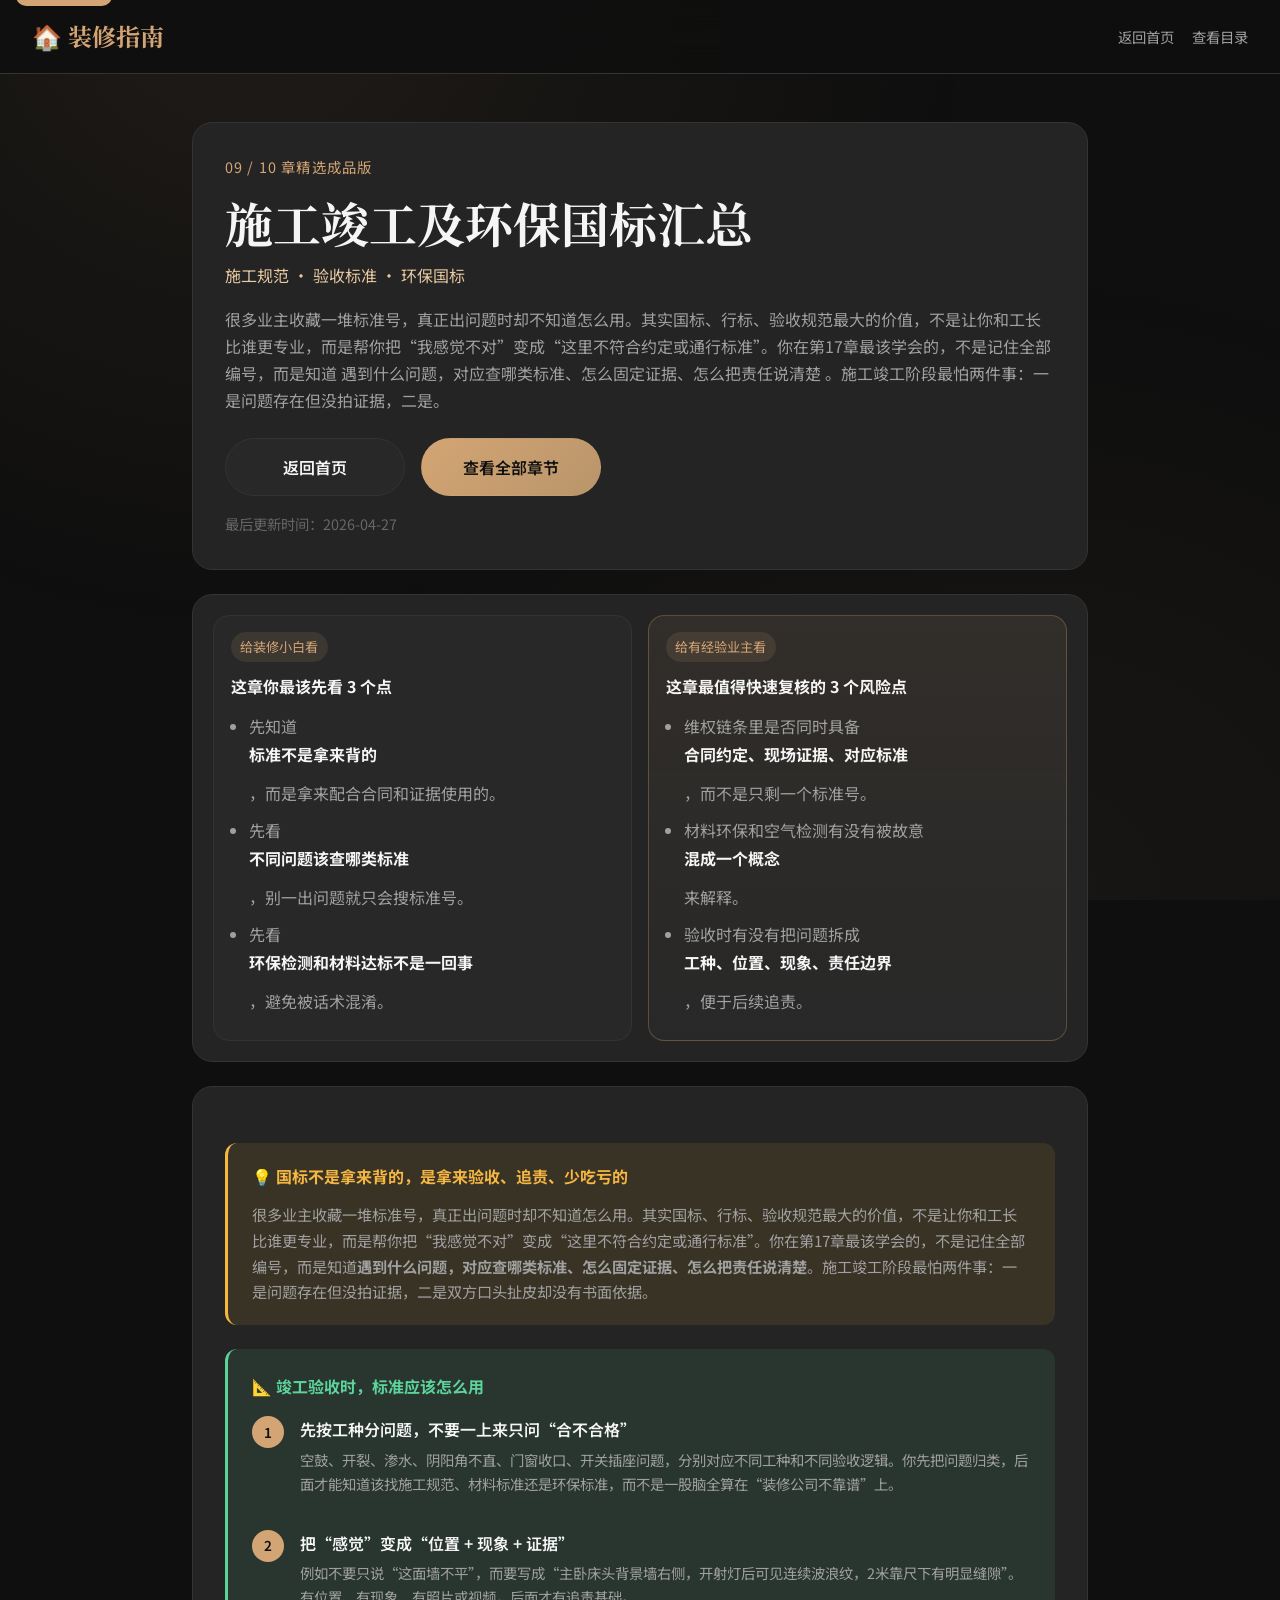
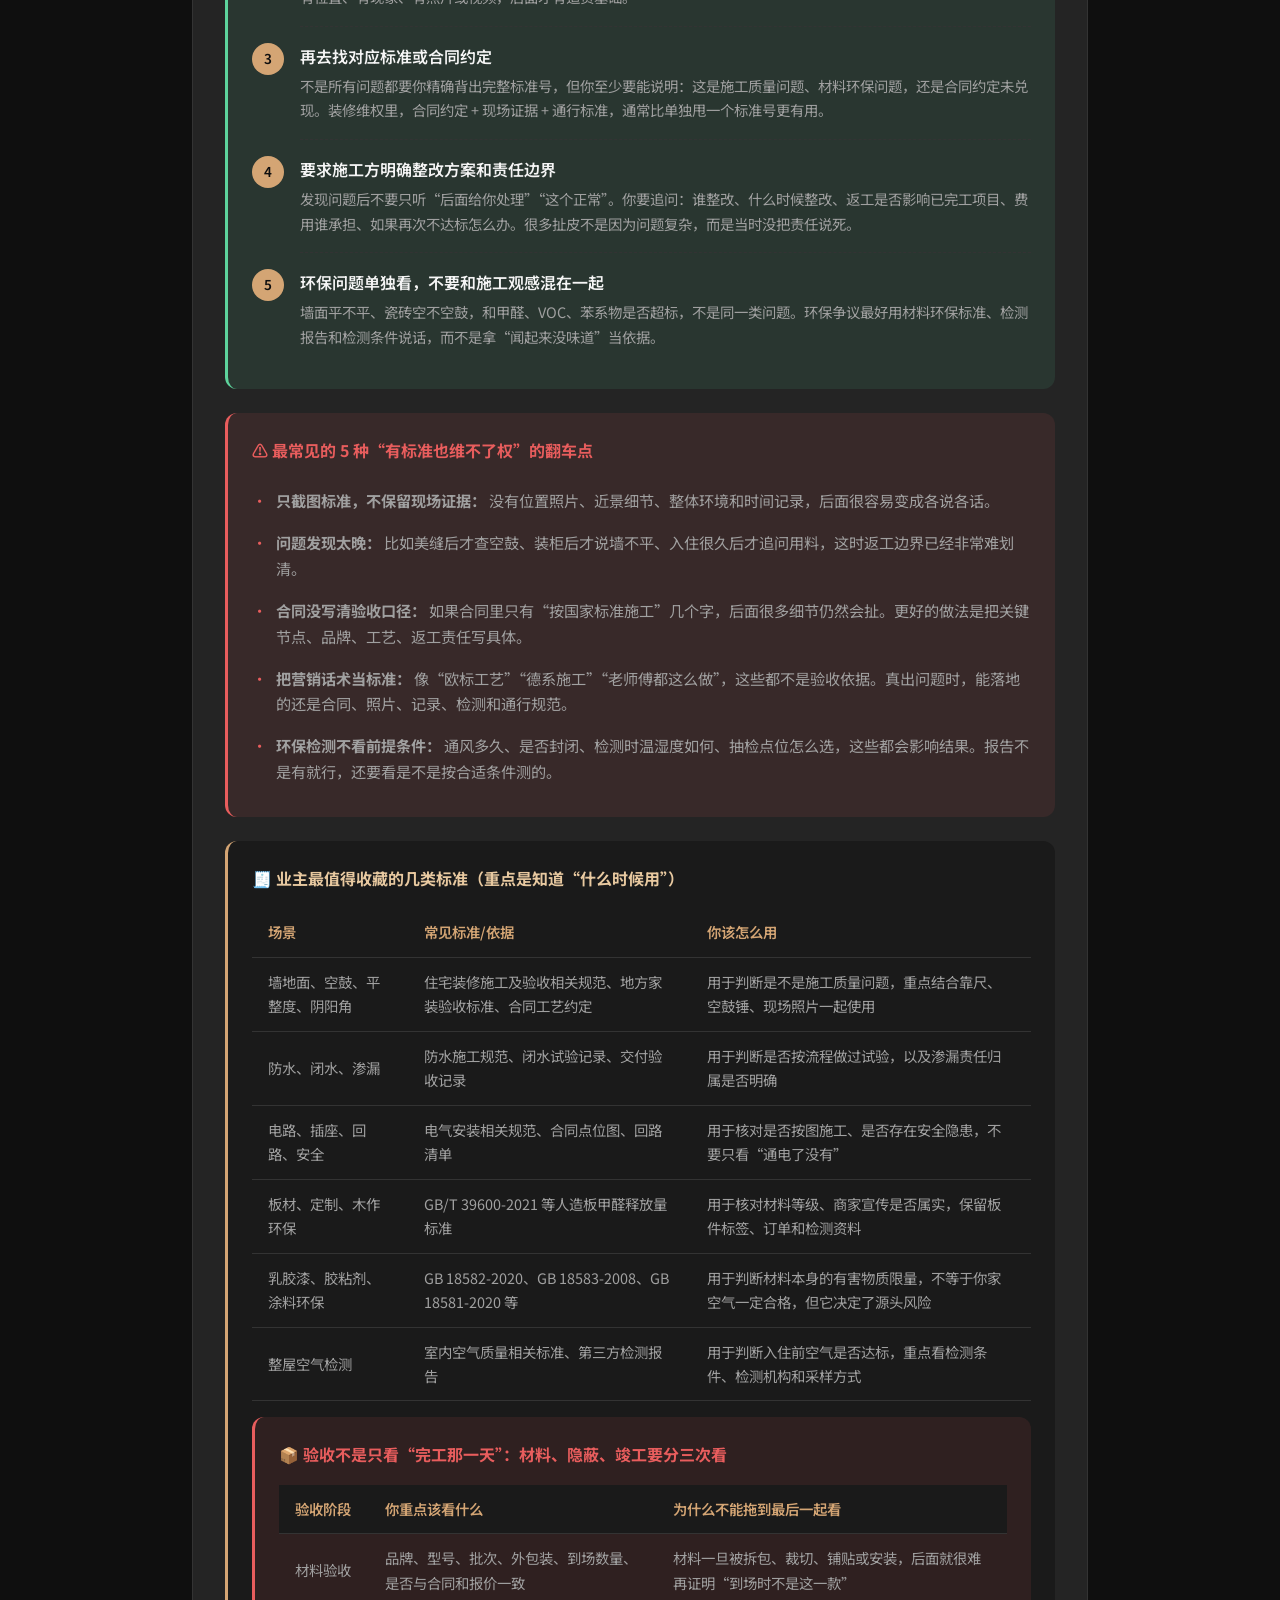
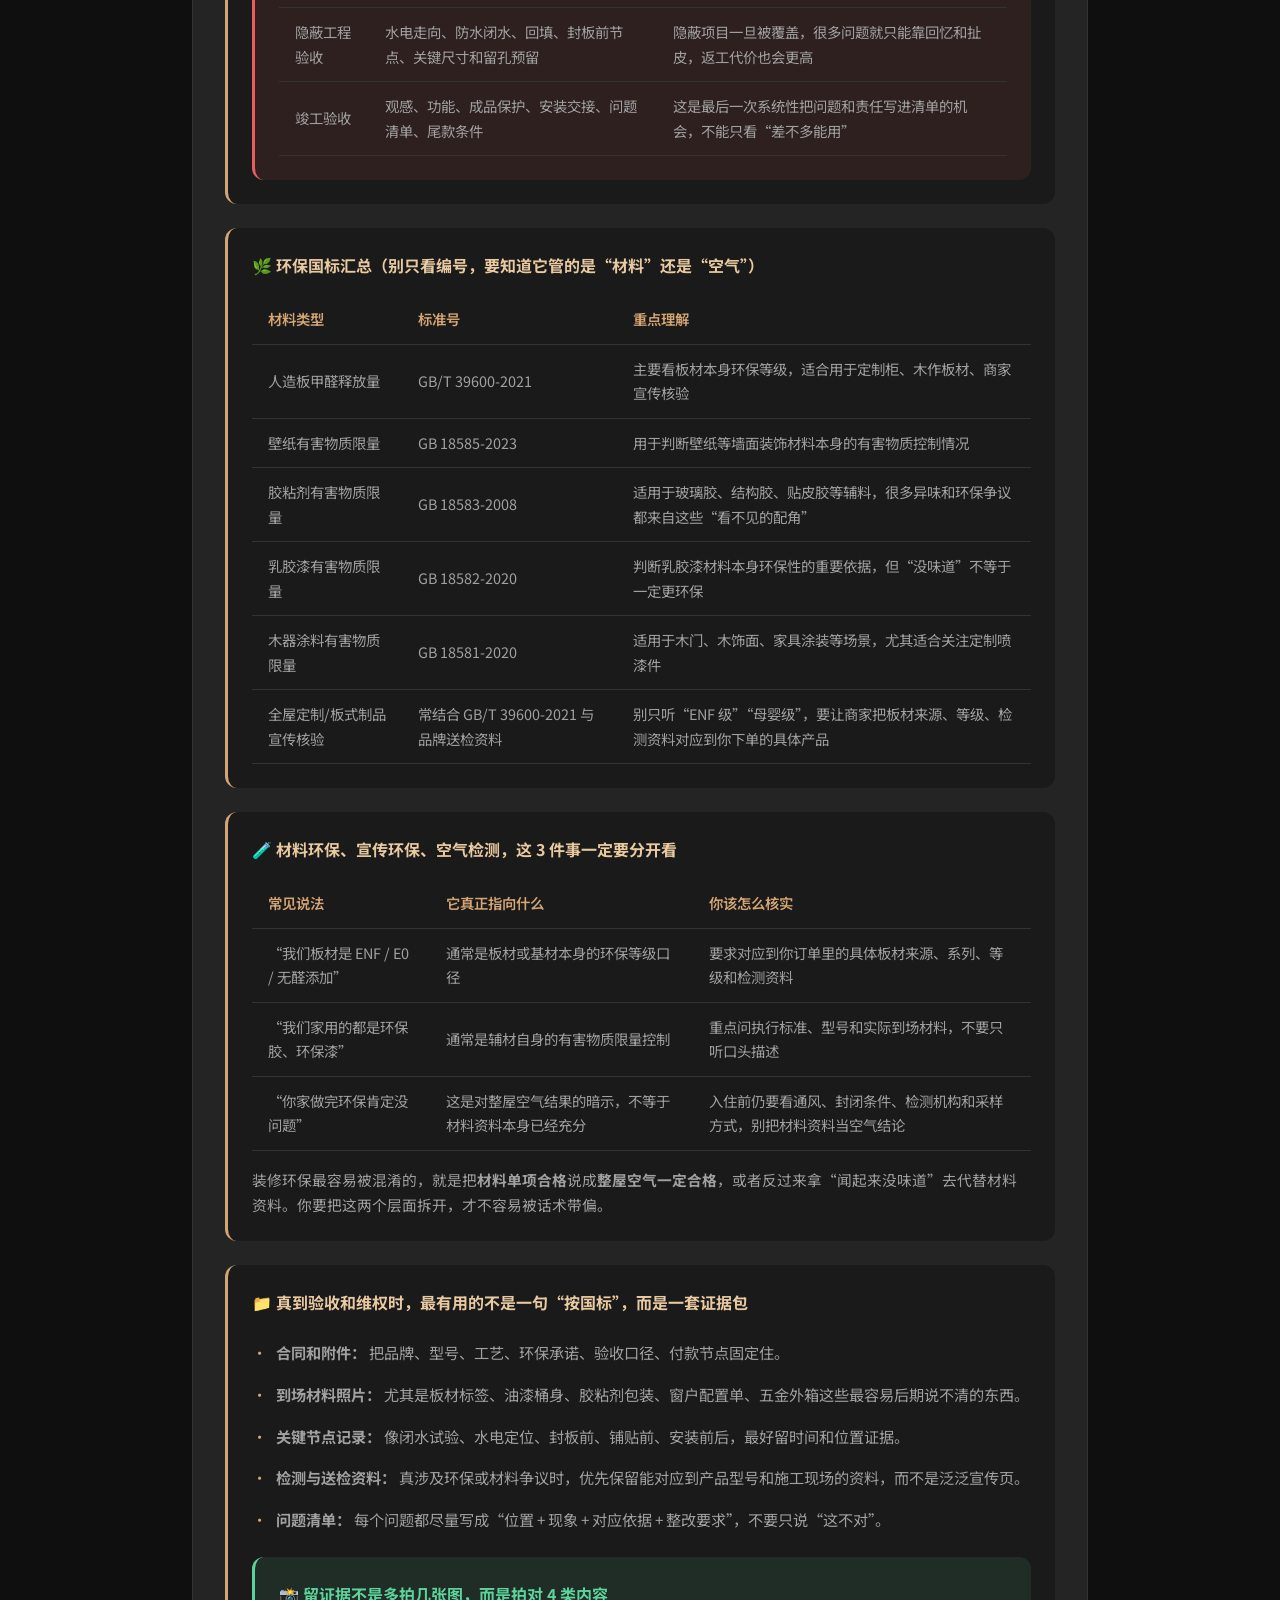
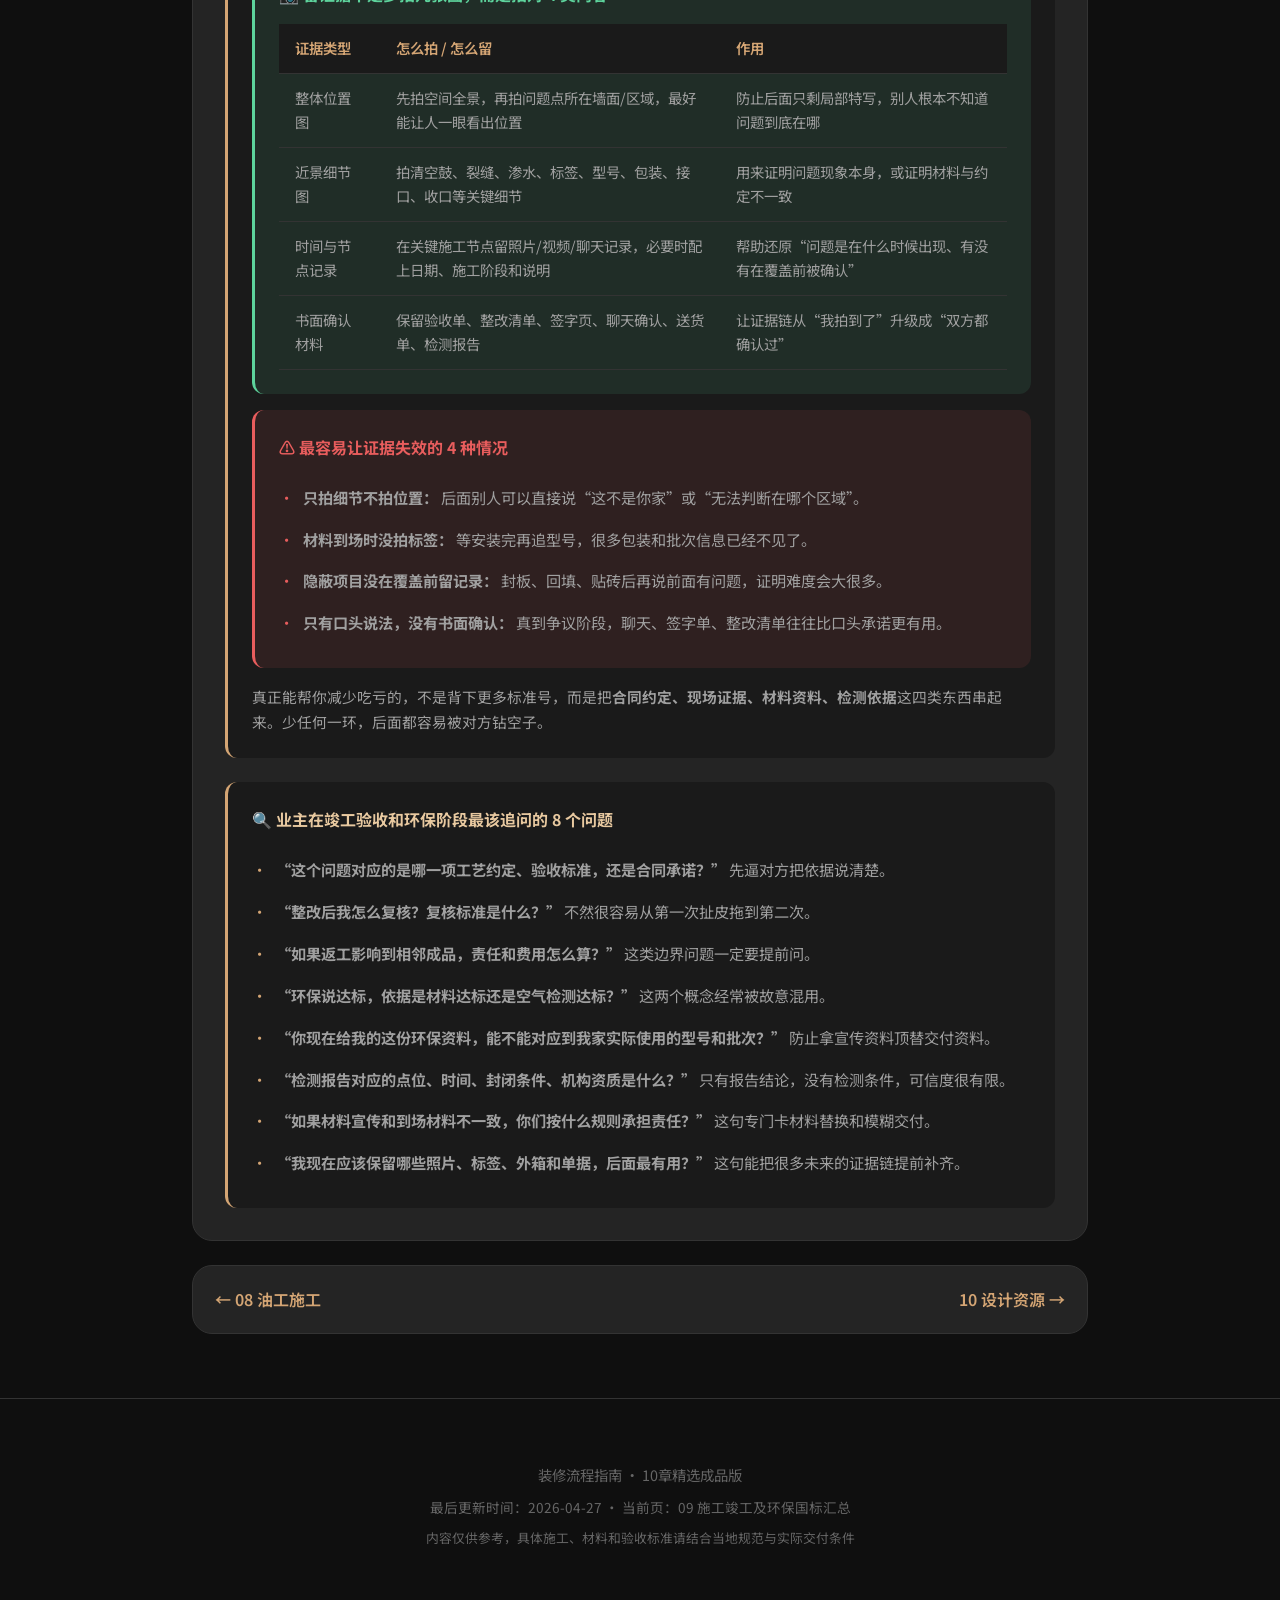
<file: chapters/standards.html>
<!DOCTYPE html>
<html lang="zh-CN">
<head>
    <meta charset="UTF-8">
    <meta name="viewport" content="width=device-width, initial-scale=1.0">
    <meta name="description" content="很多业主收藏一堆标准号，真正出问题时却不知道怎么用。其实国标、行标、验收规范最大的价值，不是让你和工长比谁更专业，而是帮你把“我感觉不对”变成“这里不符合约定或通行标准”。你在第17章最该学会的，不是记住全部编号，而是知道 遇到什么问题，对应查哪类标准、怎么固定证据、怎么把责任说清楚 。施工竣工阶段最怕两件事：一是问题存在但没拍证据，二是。">
    <meta name="theme-color" content="#0f0f0f">
    <link rel="canonical" href="https://jonceli.github.io/renovation-guide/chapters/standards.html">
    <link rel="prev" href="https://jonceli.github.io/renovation-guide/chapters/painting.html">
    <link rel="next" href="https://jonceli.github.io/renovation-guide/chapters/design-resources.html">
    <meta property="og:type" content="article">
    <meta property="og:title" content="施工竣工及环保国标汇总 | 装修流程指南">
    <meta property="og:description" content="很多业主收藏一堆标准号，真正出问题时却不知道怎么用。其实国标、行标、验收规范最大的价值，不是让你和工长比谁更专业，而是帮你把“我感觉不对”变成“这里不符合约定或通行标准”。你在第17章最该学会的，不是记住全部编号，而是知道 遇到什么问题，对应查哪类标准、怎么固定证据、怎么把责任说清楚 。施工竣工阶段最怕两件事：一是问题存在但没拍证据，二是。">
    <meta property="og:url" content="https://jonceli.github.io/renovation-guide/chapters/standards.html">
    <meta property="og:image" content="https://images.unsplash.com/photo-1505693416388-ac5ce068fe85?auto=format&fit=crop&w=1200&h=630&q=80">
    <meta name="twitter:card" content="summary_large_image">
    <meta name="twitter:title" content="施工竣工及环保国标汇总 | 装修流程指南">
    <meta name="twitter:description" content="很多业主收藏一堆标准号，真正出问题时却不知道怎么用。其实国标、行标、验收规范最大的价值，不是让你和工长比谁更专业，而是帮你把“我感觉不对”变成“这里不符合约定或通行标准”。你在第17章最该学会的，不是记住全部编号，而是知道 遇到什么问题，对应查哪类标准、怎么固定证据、怎么把责任说清楚 。施工竣工阶段最怕两件事：一是问题存在但没拍证据，二是。">
    <meta name="twitter:image" content="https://images.unsplash.com/photo-1505693416388-ac5ce068fe85?auto=format&fit=crop&w=1200&h=630&q=80">
    <title>施工竣工及环保国标汇总 | 装修流程指南</title>
    <link rel="preconnect" href="https://fonts.googleapis.com">
    <link rel="preconnect" href="https://fonts.gstatic.com" crossorigin>
    <link href="https://fonts.googleapis.com/css2?family=Noto+Serif+SC:wght@400;600;700&family=Noto+Sans+SC:wght@300;400;500;600&display=swap" rel="stylesheet">
    <link rel="stylesheet" href="../styles.css">
</head>
<body class="chapter-page-body">
    <a href="#chapter-main" class="skip-link">跳到正文</a>
    <header class="header">
        <div class="header-content">
            <a href="../index.html" class="logo">🏠 装修指南</a>
            <ul class="nav-links nav-links-static">
                <li><a href="../index.html">返回首页</a></li>
                <li><a href="../index.html#guide-overview">查看目录</a></li>
            </ul>
        </div>
    </header>

    <main class="main-content chapter-page-main" id="chapter-main">
        <section class="chapter-page-hero">
            <div class="chapter-page-meta">09 / 10 章精选成品版</div>
            <h1>施工竣工及环保国标汇总</h1>
            <p class="chapter-page-subtitle">施工规范 · 验收标准 · 环保国标</p>
            <p class="chapter-page-summary">很多业主收藏一堆标准号，真正出问题时却不知道怎么用。其实国标、行标、验收规范最大的价值，不是让你和工长比谁更专业，而是帮你把“我感觉不对”变成“这里不符合约定或通行标准”。你在第17章最该学会的，不是记住全部编号，而是知道 遇到什么问题，对应查哪类标准、怎么固定证据、怎么把责任说清楚 。施工竣工阶段最怕两件事：一是问题存在但没拍证据，二是。</p>
            <div class="chapter-page-actions">
                <a href="../index.html" class="btn btn-secondary">返回首页</a>
                <a href="../index.html#guide-overview" class="btn btn-primary">查看全部章节</a>
            </div>
            <p class="chapter-page-updated">最后更新时间：2026-04-27</p>
        </section>

        <section class="chapter-reader-guide">
            <div class="chapter-reader-card">
                <span class="chapter-reader-tag">给装修小白看</span>
                <strong>这章你最该先看 3 个点</strong>
                <ul>
                    <li>先知道<strong>标准不是拿来背的</strong>，而是拿来配合合同和证据使用的。</li>
                    <li>先看<strong>不同问题该查哪类标准</strong>，别一出问题就只会搜标准号。</li>
                    <li>先看<strong>环保检测和材料达标不是一回事</strong>，避免被话术混淆。</li>
                </ul>
            </div>
            <div class="chapter-reader-card chapter-reader-card-highlight">
                <span class="chapter-reader-tag">给有经验业主看</span>
                <strong>这章最值得快速复核的 3 个风险点</strong>
                <ul>
                    <li>维权链条里是否同时具备<strong>合同约定、现场证据、对应标准</strong>，而不是只剩一个标准号。</li>
                    <li>材料环保和空气检测有没有被故意<strong>混成一个概念</strong>来解释。</li>
                    <li>验收时有没有把问题拆成<strong>工种、位置、现象、责任边界</strong>，便于后续追责。</li>
                </ul>
            </div>
        </section>

        <article class="chapter-page-article">
            <div class="chapter-body">
<div class="tip-box">
                        <h4>💡 国标不是拿来背的，是拿来验收、追责、少吃亏的</h4>
                        <p>很多业主收藏一堆标准号，真正出问题时却不知道怎么用。其实国标、行标、验收规范最大的价值，不是让你和工长比谁更专业，而是帮你把“我感觉不对”变成“这里不符合约定或通行标准”。你在第17章最该学会的，不是记住全部编号，而是知道<strong>遇到什么问题，对应查哪类标准、怎么固定证据、怎么把责任说清楚</strong>。施工竣工阶段最怕两件事：一是问题存在但没拍证据，二是双方口头扯皮却没有书面依据。</p>
                    </div>
                    <div class="content-grid">
                        <div class="info-box success-box">
                            <h4>📐 竣工验收时，标准应该怎么用</h4>
                            <div class="flow-steps">
                                <div class="flow-step">
                                    <div class="step-number">1</div>
                                    <div class="step-content">
                                        <div class="step-title">先按工种分问题，不要一上来只问“合不合格”</div>
                                        <div class="step-desc">空鼓、开裂、渗水、阴阳角不直、门窗收口、开关插座问题，分别对应不同工种和不同验收逻辑。你先把问题归类，后面才能知道该找施工规范、材料标准还是环保标准，而不是一股脑全算在“装修公司不靠谱”上。</div>
                                    </div>
                                </div>
                                <div class="flow-step">
                                    <div class="step-number">2</div>
                                    <div class="step-content">
                                        <div class="step-title">把“感觉”变成“位置 + 现象 + 证据”</div>
                                        <div class="step-desc">例如不要只说“这面墙不平”，而要写成“主卧床头背景墙右侧，开射灯后可见连续波浪纹，2米靠尺下有明显缝隙”。有位置、有现象、有照片或视频，后面才有追责基础。</div>
                                    </div>
                                </div>
                                <div class="flow-step">
                                    <div class="step-number">3</div>
                                    <div class="step-content">
                                        <div class="step-title">再去找对应标准或合同约定</div>
                                        <div class="step-desc">不是所有问题都要你精确背出完整标准号，但你至少要能说明：这是施工质量问题、材料环保问题，还是合同约定未兑现。装修维权里，合同约定 + 现场证据 + 通行标准，通常比单独甩一个标准号更有用。</div>
                                    </div>
                                </div>
                                <div class="flow-step">
                                    <div class="step-number">4</div>
                                    <div class="step-content">
                                        <div class="step-title">要求施工方明确整改方案和责任边界</div>
                                        <div class="step-desc">发现问题后不要只听“后面给你处理”“这个正常”。你要追问：谁整改、什么时候整改、返工是否影响已完工项目、费用谁承担、如果再次不达标怎么办。很多扯皮不是因为问题复杂，而是当时没把责任说死。</div>
                                    </div>
                                </div>
                                <div class="flow-step">
                                    <div class="step-number">5</div>
                                    <div class="step-content">
                                        <div class="step-title">环保问题单独看，不要和施工观感混在一起</div>
                                        <div class="step-desc">墙面平不平、瓷砖空不空鼓，和甲醛、VOC、苯系物是否超标，不是同一类问题。环保争议最好用材料环保标准、检测报告和检测条件说话，而不是拿“闻起来没味道”当依据。</div>
                                    </div>
                                </div>
                            </div>
                        </div>
                        <div class="info-box warning-box">
                            <h4>⚠️ 最常见的 5 种“有标准也维不了权”的翻车点</h4>
                            <ul>
                                <li><strong>只截图标准，不保留现场证据：</strong> 没有位置照片、近景细节、整体环境和时间记录，后面很容易变成各说各话。</li>
                                <li><strong>问题发现太晚：</strong> 比如美缝后才查空鼓、装柜后才说墙不平、入住很久后才追问用料，这时返工边界已经非常难划清。</li>
                                <li><strong>合同没写清验收口径：</strong> 如果合同里只有“按国家标准施工”几个字，后面很多细节仍然会扯。更好的做法是把关键节点、品牌、工艺、返工责任写具体。</li>
                                <li><strong>把营销话术当标准：</strong> 像“欧标工艺”“德系施工”“老师傅都这么做”，这些都不是验收依据。真出问题时，能落地的还是合同、照片、记录、检测和通行规范。</li>
                                <li><strong>环保检测不看前提条件：</strong> 通风多久、是否封闭、检测时温湿度如何、抽检点位怎么选，这些都会影响结果。报告不是有就行，还要看是不是按合适条件测的。</li>
                            </ul>
                        </div>
                        <div class="info-box">
                            <h4>🧾 业主最值得收藏的几类标准（重点是知道“什么时候用”）</h4>
                            <table class="material-table">
                                <tr>
                                    <th>场景</th>
                                    <th>常见标准/依据</th>
                                    <th>你该怎么用</th>
                                </tr>
                                <tr>
                                    <td>墙地面、空鼓、平整度、阴阳角</td>
                                    <td>住宅装修施工及验收相关规范、地方家装验收标准、合同工艺约定</td>
                                    <td>用于判断是不是施工质量问题，重点结合靠尺、空鼓锤、现场照片一起使用</td>
                                </tr>
                                <tr>
                                    <td>防水、闭水、渗漏</td>
                                    <td>防水施工规范、闭水试验记录、交付验收记录</td>
                                    <td>用于判断是否按流程做过试验，以及渗漏责任归属是否明确</td>
                                </tr>
                                <tr>
                                    <td>电路、插座、回路、安全</td>
                                    <td>电气安装相关规范、合同点位图、回路清单</td>
                                    <td>用于核对是否按图施工、是否存在安全隐患，不要只看“通电了没有”</td>
                                </tr>
                                <tr>
                                    <td>板材、定制、木作环保</td>
                                    <td>GB/T 39600-2021 等人造板甲醛释放量标准</td>
                                    <td>用于核对材料等级、商家宣传是否属实，保留板件标签、订单和检测资料</td>
                                </tr>
                                <tr>
                                    <td>乳胶漆、胶粘剂、涂料环保</td>
                                    <td>GB 18582-2020、GB 18583-2008、GB 18581-2020 等</td>
                                    <td>用于判断材料本身的有害物质限量，不等于你家空气一定合格，但它决定了源头风险</td>
                                </tr>
                                <tr>
                                    <td>整屋空气检测</td>
                                    <td>室内空气质量相关标准、第三方检测报告</td>
                                    <td>用于判断入住前空气是否达标，重点看检测条件、检测机构和采样方式</td>
                                </tr>
                            </table>
                            <div class="info-box warning-box" style="margin-top:1rem;">
                                <h4>📦 验收不是只看“完工那一天”：材料、隐蔽、竣工要分三次看</h4>
                                <table class="material-table">
                                    <tr>
                                        <th>验收阶段</th>
                                        <th>你重点该看什么</th>
                                        <th>为什么不能拖到最后一起看</th>
                                    </tr>
                                    <tr>
                                        <td>材料验收</td>
                                        <td>品牌、型号、批次、外包装、到场数量、是否与合同和报价一致</td>
                                        <td>材料一旦被拆包、裁切、铺贴或安装，后面就很难再证明“到场时不是这一款”</td>
                                    </tr>
                                    <tr>
                                        <td>隐蔽工程验收</td>
                                        <td>水电走向、防水闭水、回填、封板前节点、关键尺寸和留孔预留</td>
                                        <td>隐蔽项目一旦被覆盖，很多问题就只能靠回忆和扯皮，返工代价也会更高</td>
                                    </tr>
                                    <tr>
                                        <td>竣工验收</td>
                                        <td>观感、功能、成品保护、安装交接、问题清单、尾款条件</td>
                                        <td>这是最后一次系统性把问题和责任写进清单的机会，不能只看“差不多能用”</td>
                                    </tr>
                                </table>
                            </div>
                        </div>
                        <div class="info-box">
                            <h4>🌿 环保国标汇总（别只看编号，要知道它管的是“材料”还是“空气”）</h4>
                            <table class="material-table">
                                <tr>
                                    <th>材料类型</th>
                                    <th>标准号</th>
                                    <th>重点理解</th>
                                </tr>
                                <tr>
                                    <td>人造板甲醛释放量</td>
                                    <td>GB/T 39600-2021</td>
                                    <td>主要看板材本身环保等级，适合用于定制柜、木作板材、商家宣传核验</td>
                                </tr>
                                <tr>
                                    <td>壁纸有害物质限量</td>
                                    <td>GB 18585-2023</td>
                                    <td>用于判断壁纸等墙面装饰材料本身的有害物质控制情况</td>
                                </tr>
                                <tr>
                                    <td>胶粘剂有害物质限量</td>
                                    <td>GB 18583-2008</td>
                                    <td>适用于玻璃胶、结构胶、贴皮胶等辅料，很多异味和环保争议都来自这些“看不见的配角”</td>
                                </tr>
                                <tr>
                                    <td>乳胶漆有害物质限量</td>
                                    <td>GB 18582-2020</td>
                                    <td>判断乳胶漆材料本身环保性的重要依据，但“没味道”不等于一定更环保</td>
                                </tr>
                                <tr>
                                    <td>木器涂料有害物质限量</td>
                                    <td>GB 18581-2020</td>
                                    <td>适用于木门、木饰面、家具涂装等场景，尤其适合关注定制喷漆件</td>
                                </tr>
                                <tr>
                                    <td>全屋定制/板式制品宣传核验</td>
                                    <td>常结合 GB/T 39600-2021 与品牌送检资料</td>
                                    <td>别只听“ENF 级”“母婴级”，要让商家把板材来源、等级、检测资料对应到你下单的具体产品</td>
                                </tr>
                            </table>
                        </div>
                        <div class="info-box">
                            <h4>🧪 材料环保、宣传环保、空气检测，这 3 件事一定要分开看</h4>
                            <table class="material-table">
                                <tr>
                                    <th>常见说法</th>
                                    <th>它真正指向什么</th>
                                    <th>你该怎么核实</th>
                                </tr>
                                <tr>
                                    <td>“我们板材是 ENF / E0 / 无醛添加”</td>
                                    <td>通常是板材或基材本身的环保等级口径</td>
                                    <td>要求对应到你订单里的具体板材来源、系列、等级和检测资料</td>
                                </tr>
                                <tr>
                                    <td>“我们家用的都是环保胶、环保漆”</td>
                                    <td>通常是辅材自身的有害物质限量控制</td>
                                    <td>重点问执行标准、型号和实际到场材料，不要只听口头描述</td>
                                </tr>
                                <tr>
                                    <td>“你家做完环保肯定没问题”</td>
                                    <td>这是对整屋空气结果的暗示，不等于材料资料本身已经充分</td>
                                    <td>入住前仍要看通风、封闭条件、检测机构和采样方式，别把材料资料当空气结论</td>
                                </tr>
                            </table>
                            <p style="color:var(--text-secondary);font-size:0.92rem;margin-top:1rem;">装修环保最容易被混淆的，就是把<strong>材料单项合格</strong>说成<strong>整屋空气一定合格</strong>，或者反过来拿“闻起来没味道”去代替材料资料。你要把这两个层面拆开，才不容易被话术带偏。</p>
                        </div>
                        <div class="info-box">
                            <h4>📁 真到验收和维权时，最有用的不是一句“按国标”，而是一套证据包</h4>
                            <ul>
                                <li><strong>合同和附件：</strong> 把品牌、型号、工艺、环保承诺、验收口径、付款节点固定住。</li>
                                <li><strong>到场材料照片：</strong> 尤其是板材标签、油漆桶身、胶粘剂包装、窗户配置单、五金外箱这些最容易后期说不清的东西。</li>
                                <li><strong>关键节点记录：</strong> 像闭水试验、水电定位、封板前、铺贴前、安装前后，最好留时间和位置证据。</li>
                                <li><strong>检测与送检资料：</strong> 真涉及环保或材料争议时，优先保留能对应到产品型号和施工现场的资料，而不是泛泛宣传页。</li>
                                <li><strong>问题清单：</strong> 每个问题都尽量写成“位置 + 现象 + 对应依据 + 整改要求”，不要只说“这不对”。</li>
                            </ul>
                            <div class="info-box success-box" style="margin-top:1rem;">
                                <h4>📸 留证据不是多拍几张图，而是拍对 4 类内容</h4>
                                <table class="material-table">
                                    <tr>
                                        <th>证据类型</th>
                                        <th>怎么拍 / 怎么留</th>
                                        <th>作用</th>
                                    </tr>
                                    <tr>
                                        <td>整体位置图</td>
                                        <td>先拍空间全景，再拍问题点所在墙面/区域，最好能让人一眼看出位置</td>
                                        <td>防止后面只剩局部特写，别人根本不知道问题到底在哪</td>
                                    </tr>
                                    <tr>
                                        <td>近景细节图</td>
                                        <td>拍清空鼓、裂缝、渗水、标签、型号、包装、接口、收口等关键细节</td>
                                        <td>用来证明问题现象本身，或证明材料与约定不一致</td>
                                    </tr>
                                    <tr>
                                        <td>时间与节点记录</td>
                                        <td>在关键施工节点留照片/视频/聊天记录，必要时配上日期、施工阶段和说明</td>
                                        <td>帮助还原“问题是在什么时候出现、有没有在覆盖前被确认”</td>
                                    </tr>
                                    <tr>
                                        <td>书面确认材料</td>
                                        <td>保留验收单、整改清单、签字页、聊天确认、送货单、检测报告</td>
                                        <td>让证据链从“我拍到了”升级成“双方都确认过”</td>
                                    </tr>
                                </table>
                            </div>
                            <div class="info-box warning-box" style="margin-top:1rem;">
                                <h4>⚠️ 最容易让证据失效的 4 种情况</h4>
                                <ul>
                                    <li><strong>只拍细节不拍位置：</strong> 后面别人可以直接说“这不是你家”或“无法判断在哪个区域”。</li>
                                    <li><strong>材料到场时没拍标签：</strong> 等安装完再追型号，很多包装和批次信息已经不见了。</li>
                                    <li><strong>隐蔽项目没在覆盖前留记录：</strong> 封板、回填、贴砖后再说前面有问题，证明难度会大很多。</li>
                                    <li><strong>只有口头说法，没有书面确认：</strong> 真到争议阶段，聊天、签字单、整改清单往往比口头承诺更有用。</li>
                                </ul>
                            </div>
                            <p style="color:var(--text-secondary);font-size:0.92rem;margin-top:1rem;">真正能帮你减少吃亏的，不是背下更多标准号，而是把<strong>合同约定、现场证据、材料资料、检测依据</strong>这四类东西串起来。少任何一环，后面都容易被对方钻空子。</p>
                        </div>
                        <div class="info-box">
                            <h4>🔍 业主在竣工验收和环保阶段最该追问的 8 个问题</h4>
                            <ul>
                                <li><strong>“这个问题对应的是哪一项工艺约定、验收标准，还是合同承诺？”</strong> 先逼对方把依据说清楚。</li>
                                <li><strong>“整改后我怎么复核？复核标准是什么？”</strong> 不然很容易从第一次扯皮拖到第二次。</li>
                                <li><strong>“如果返工影响到相邻成品，责任和费用怎么算？”</strong> 这类边界问题一定要提前问。</li>
                                <li><strong>“环保说达标，依据是材料达标还是空气检测达标？”</strong> 这两个概念经常被故意混用。</li>
                                <li><strong>“你现在给我的这份环保资料，能不能对应到我家实际使用的型号和批次？”</strong> 防止拿宣传资料顶替交付资料。</li>
                                <li><strong>“检测报告对应的点位、时间、封闭条件、机构资质是什么？”</strong> 只有报告结论，没有检测条件，可信度很有限。</li>
                                <li><strong>“如果材料宣传和到场材料不一致，你们按什么规则承担责任？”</strong> 这句专门卡材料替换和模糊交付。</li>
                                <li><strong>“我现在应该保留哪些照片、标签、外箱和单据，后面最有用？”</strong> 这句能把很多未来的证据链提前补齐。</li>
                            </ul>
                        </div>
                    </div>
            </div>
        </article>

        <nav class="chapter-page-nav" aria-label="章节翻页导航">
            <a class="chapter-nav-link" href="painting.html">← 08 油工施工</a>
            <a class="chapter-nav-link" href="design-resources.html">10 设计资源 →</a>
        </nav>
    </main>

    <footer class="footer">
        <p>装修流程指南 · 10章精选成品版</p>
        <p style="margin-top: 0.5rem; font-size: 0.85rem;">最后更新时间：2026-04-27 · 当前页：09 施工竣工及环保国标汇总</p>
        <p style="margin-top: 0.5rem; font-size: 0.8rem;">内容仅供参考，具体施工、材料和验收标准请结合当地规范与实际交付条件</p>
    </footer>

    <script src="../script.js"></script>
</body>
</html>
</file>
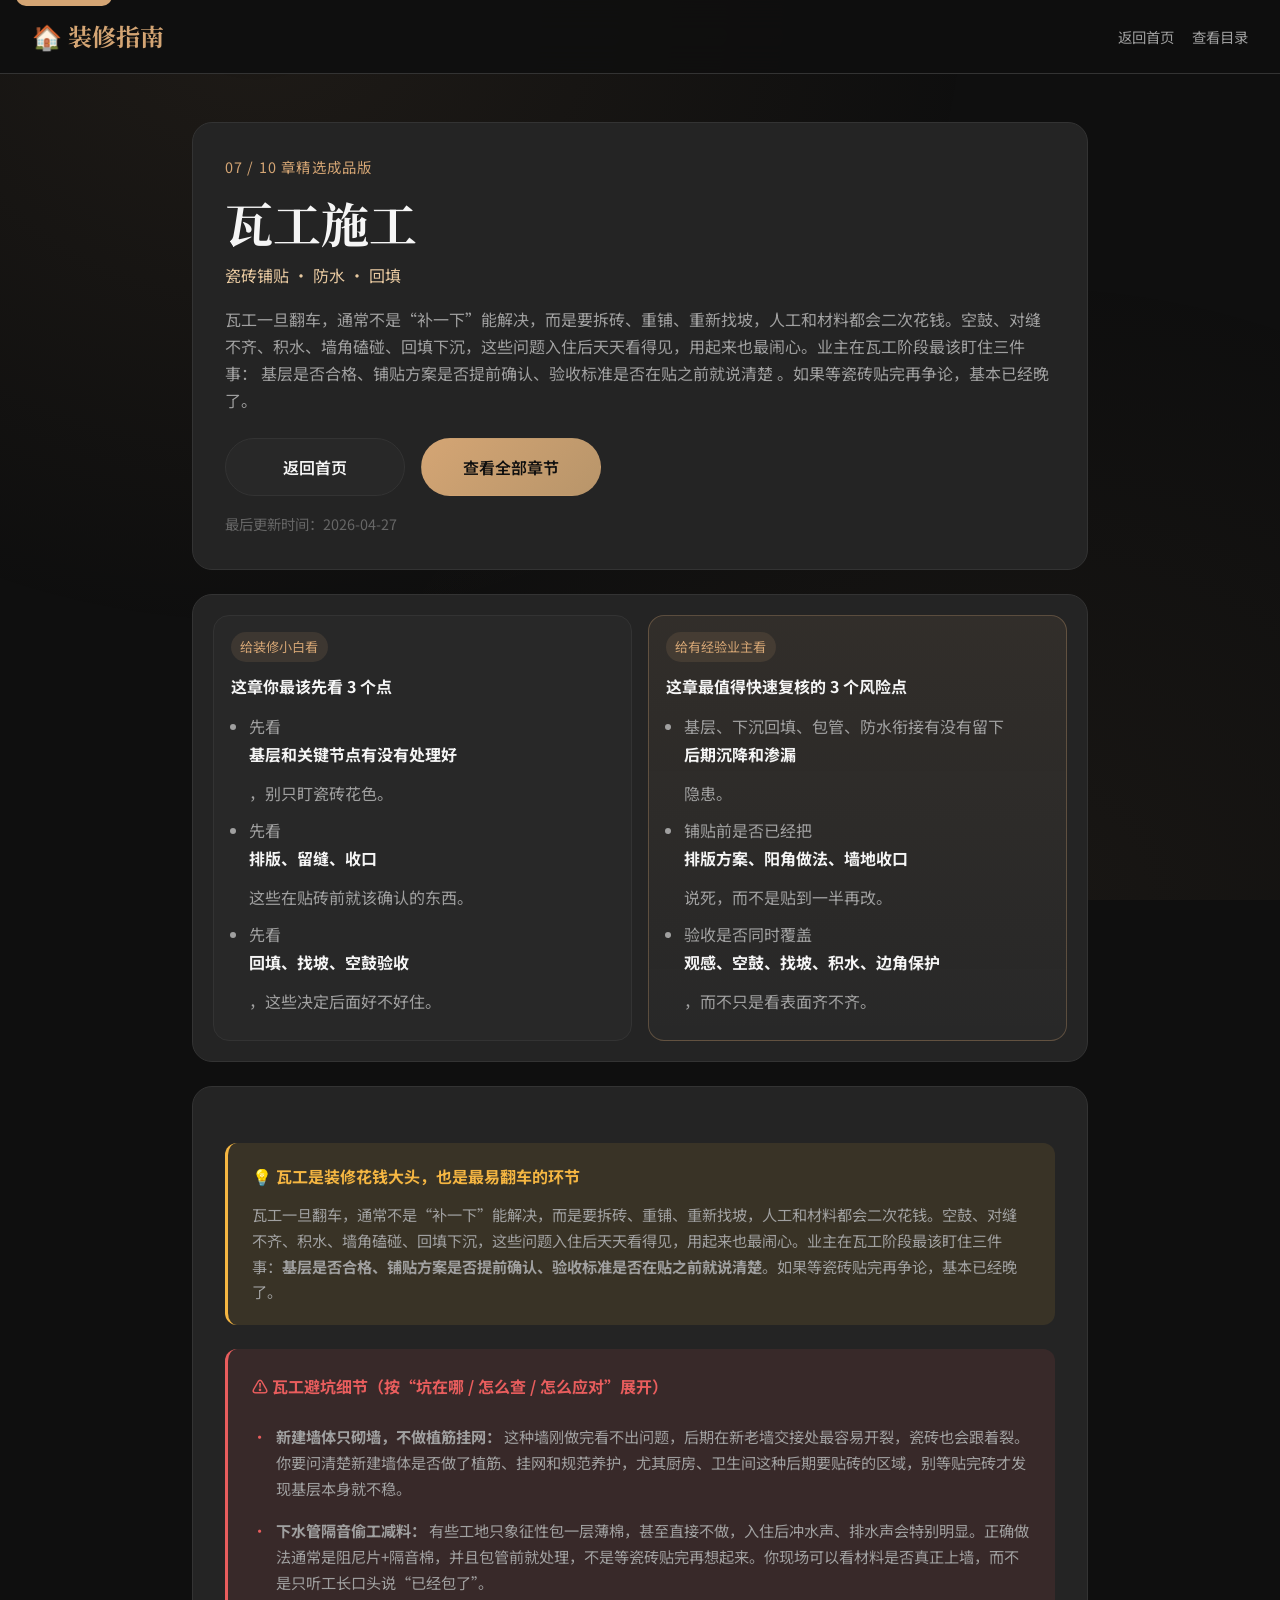
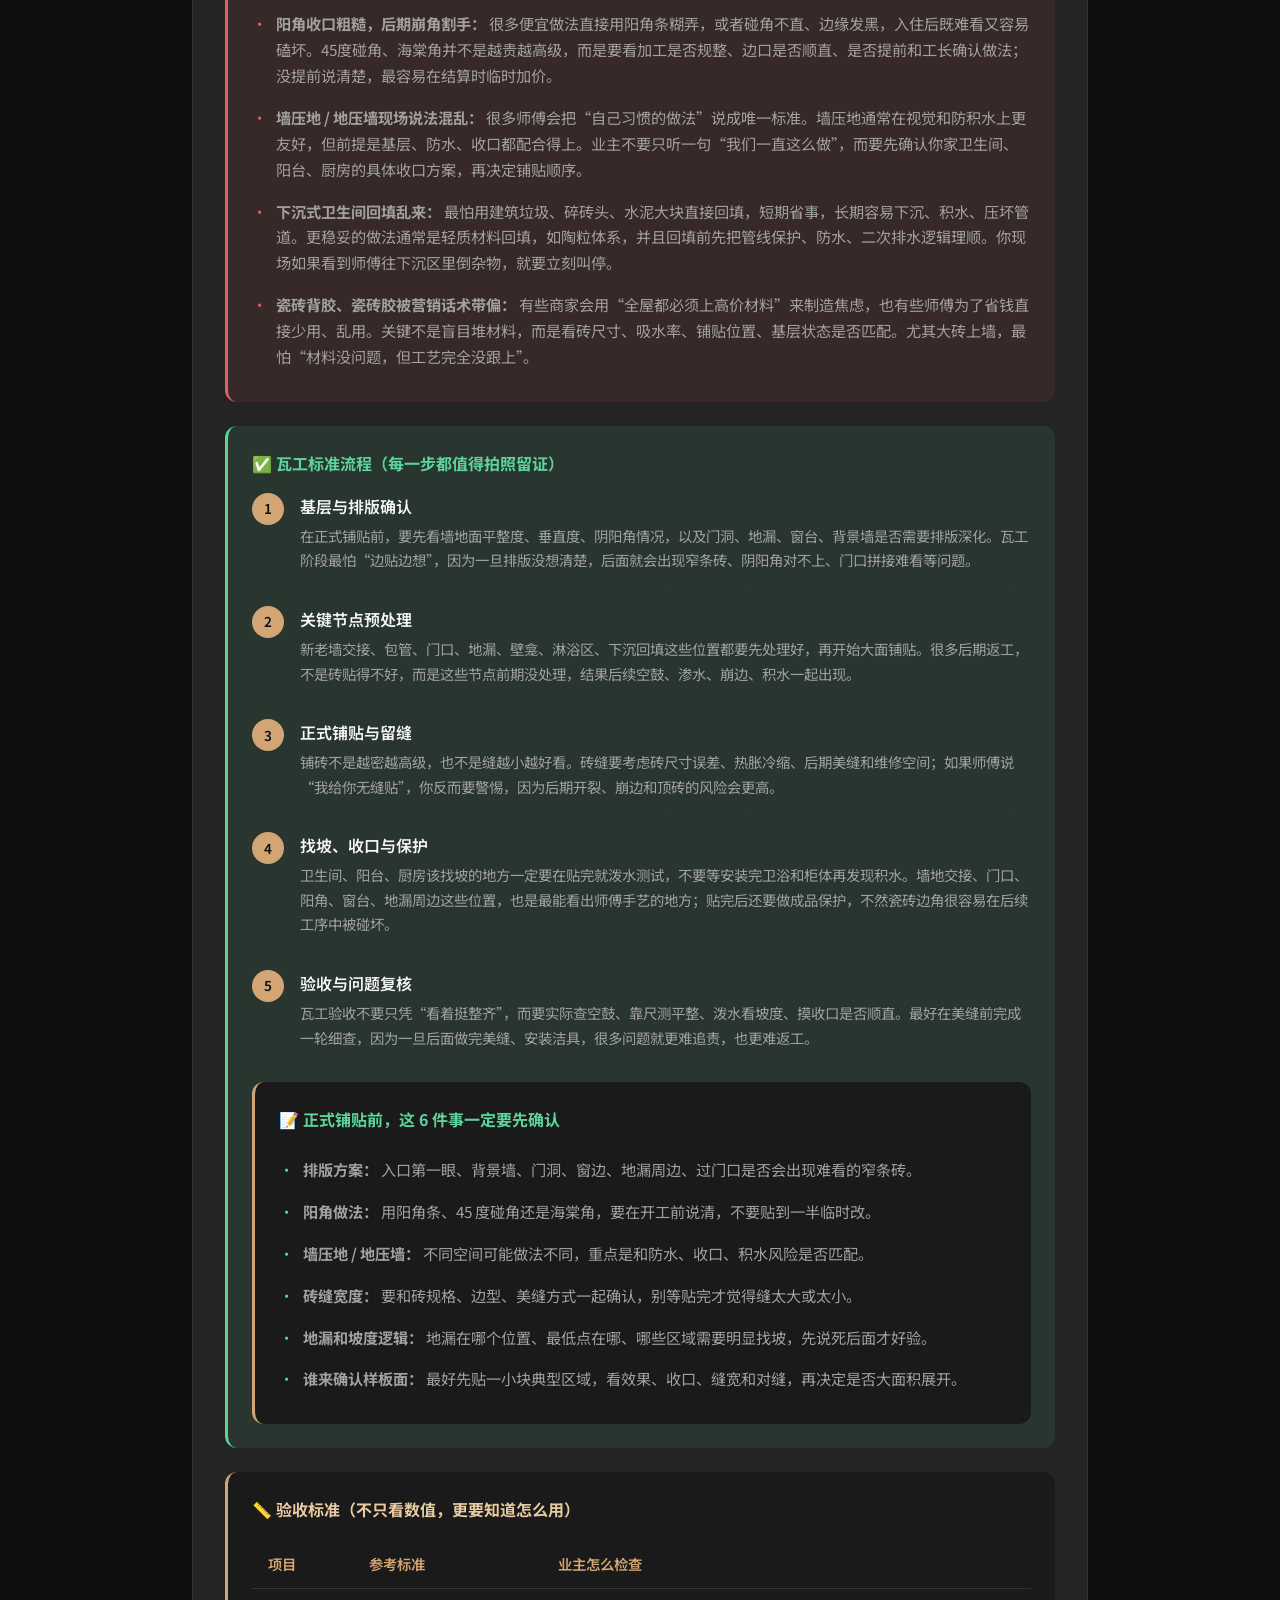
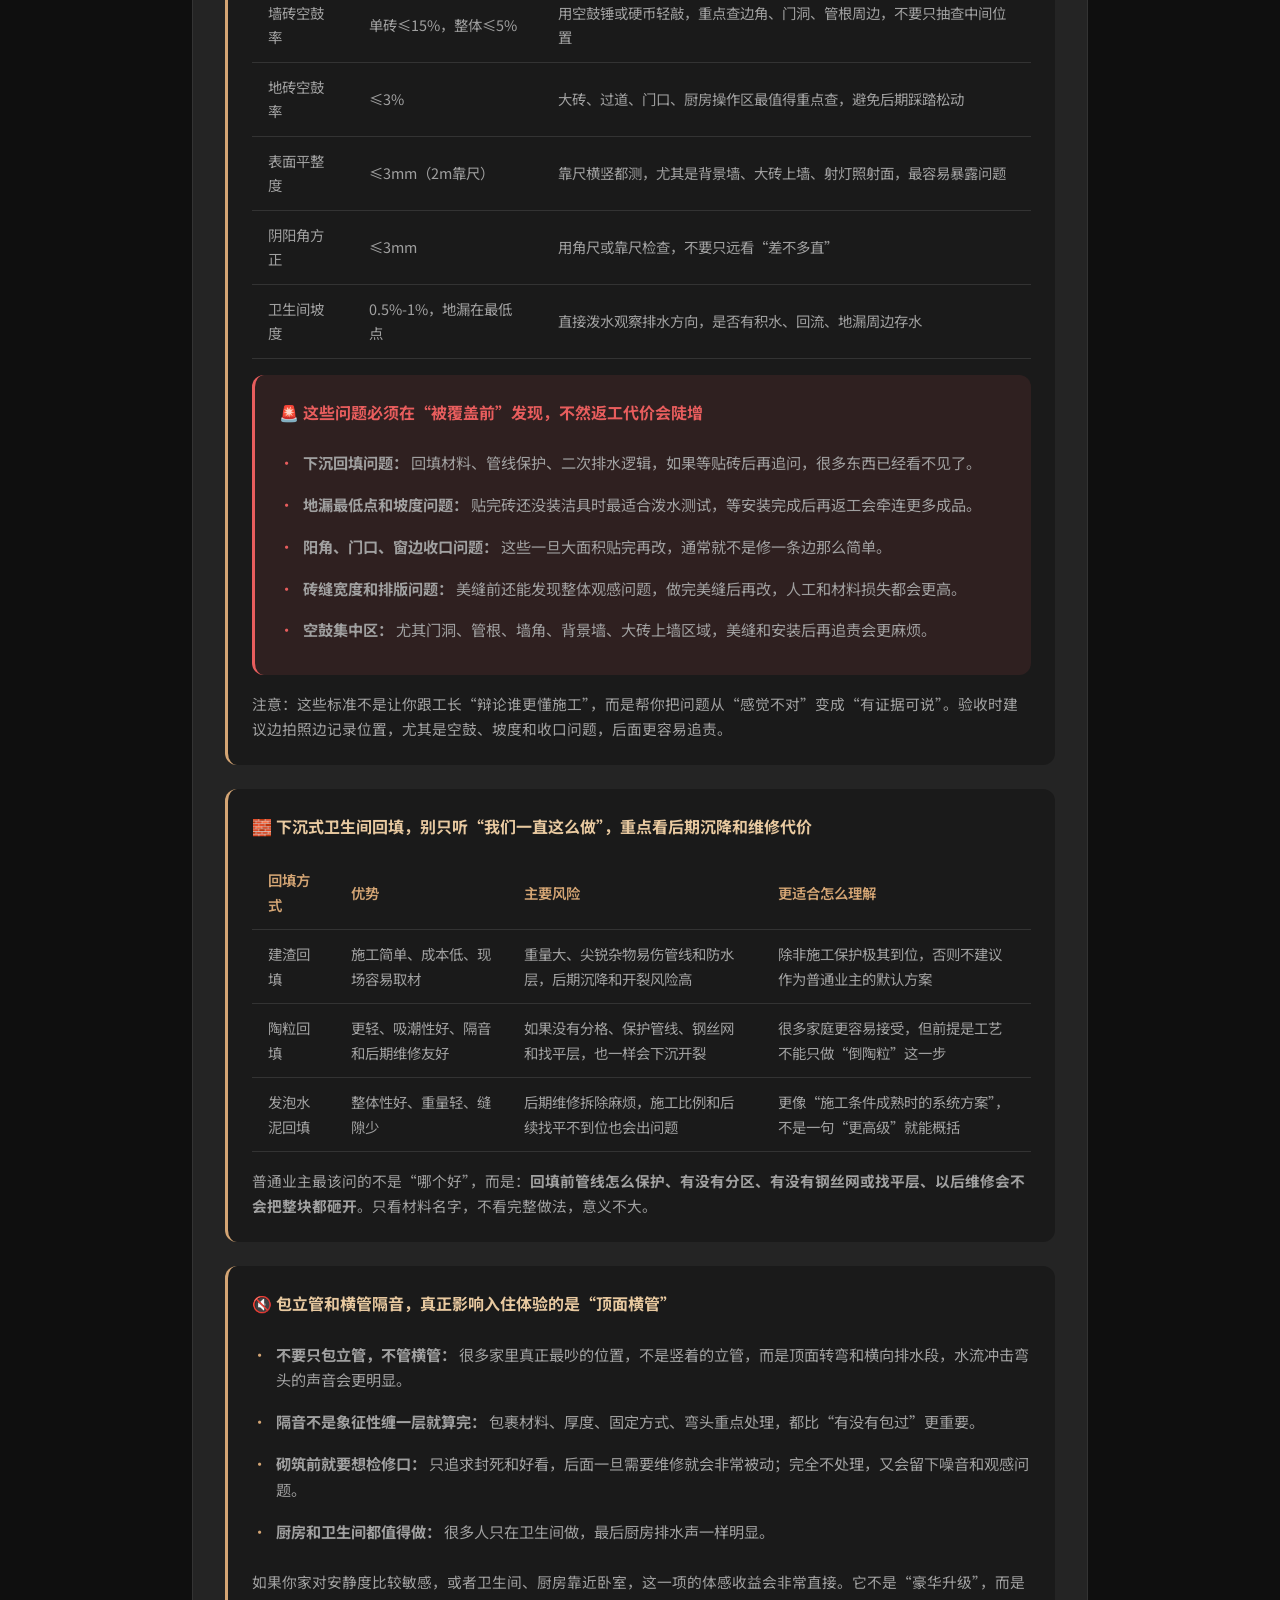
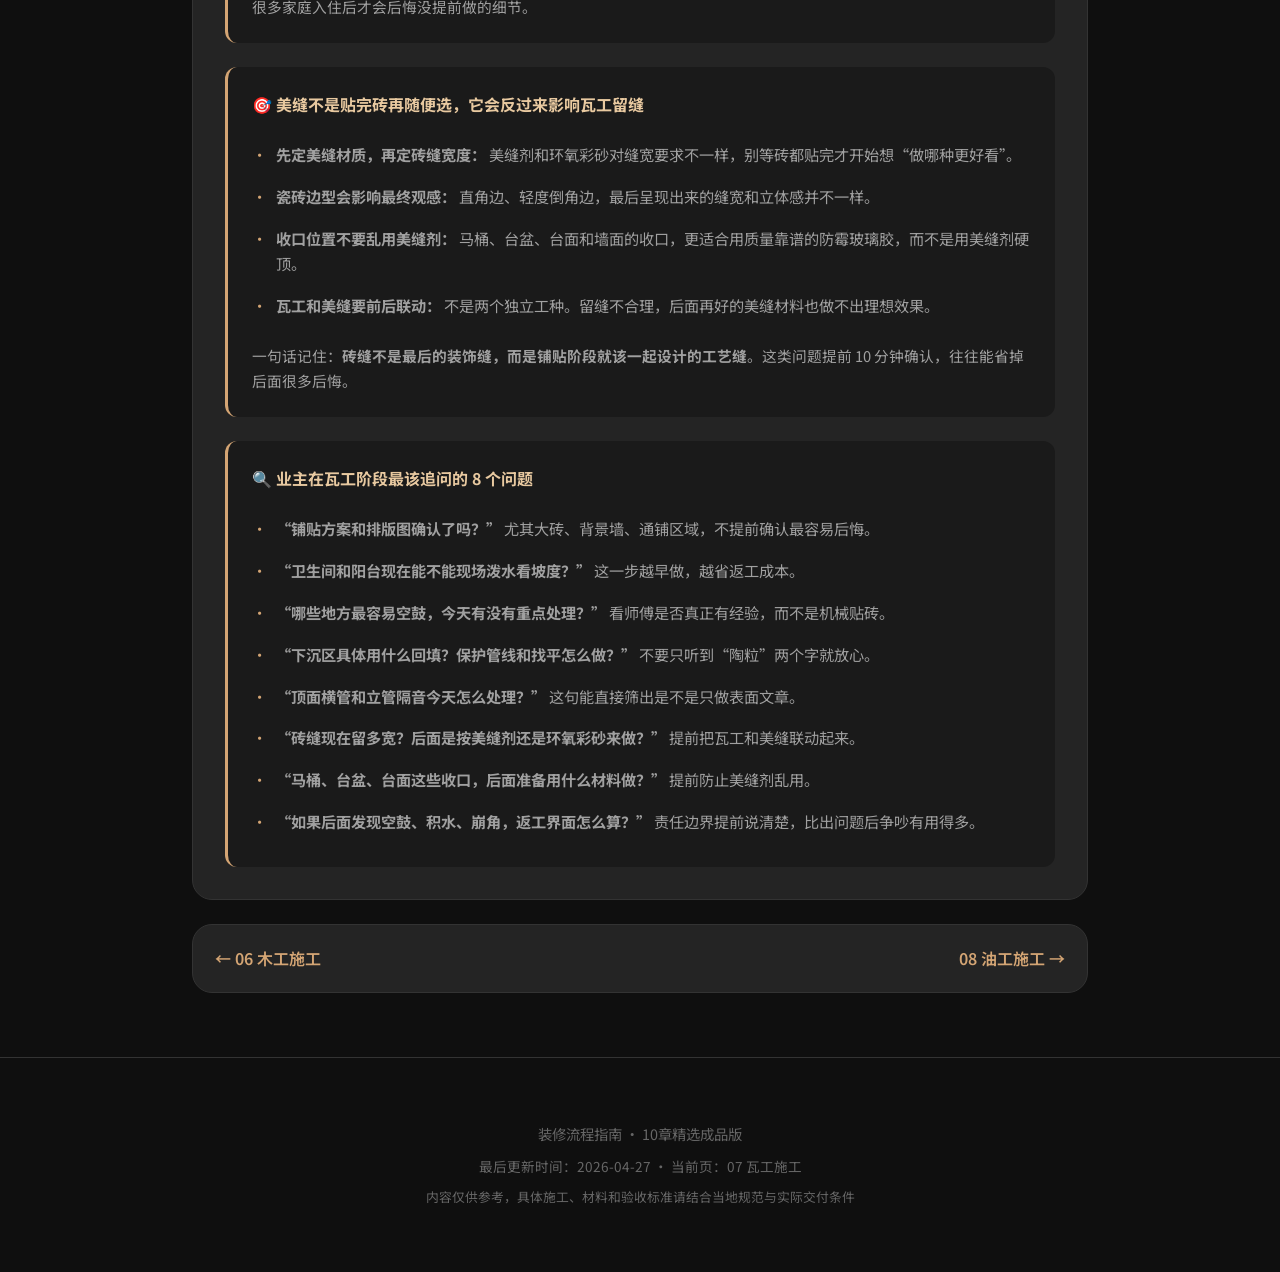
<file: chapters/tiling.html>
<!DOCTYPE html>
<html lang="zh-CN">
<head>
    <meta charset="UTF-8">
    <meta name="viewport" content="width=device-width, initial-scale=1.0">
    <meta name="description" content="瓦工一旦翻车，通常不是“补一下”能解决，而是要拆砖、重铺、重新找坡，人工和材料都会二次花钱。空鼓、对缝不齐、积水、墙角磕碰、回填下沉，这些问题入住后天天看得见，用起来也最闹心。业主在瓦工阶段最该盯住三件事： 基层是否合格、铺贴方案是否提前确认、验收标准是否在贴之前就说清楚 。如果等瓷砖贴完再争论，基本已经晚了。">
    <meta name="theme-color" content="#0f0f0f">
    <link rel="canonical" href="https://jonceli.github.io/renovation-guide/chapters/tiling.html">
    <link rel="prev" href="https://jonceli.github.io/renovation-guide/chapters/carpentry.html">
    <link rel="next" href="https://jonceli.github.io/renovation-guide/chapters/painting.html">
    <meta property="og:type" content="article">
    <meta property="og:title" content="瓦工施工 | 装修流程指南">
    <meta property="og:description" content="瓦工一旦翻车，通常不是“补一下”能解决，而是要拆砖、重铺、重新找坡，人工和材料都会二次花钱。空鼓、对缝不齐、积水、墙角磕碰、回填下沉，这些问题入住后天天看得见，用起来也最闹心。业主在瓦工阶段最该盯住三件事： 基层是否合格、铺贴方案是否提前确认、验收标准是否在贴之前就说清楚 。如果等瓷砖贴完再争论，基本已经晚了。">
    <meta property="og:url" content="https://jonceli.github.io/renovation-guide/chapters/tiling.html">
    <meta property="og:image" content="https://images.unsplash.com/photo-1505693416388-ac5ce068fe85?auto=format&fit=crop&w=1200&h=630&q=80">
    <meta name="twitter:card" content="summary_large_image">
    <meta name="twitter:title" content="瓦工施工 | 装修流程指南">
    <meta name="twitter:description" content="瓦工一旦翻车，通常不是“补一下”能解决，而是要拆砖、重铺、重新找坡，人工和材料都会二次花钱。空鼓、对缝不齐、积水、墙角磕碰、回填下沉，这些问题入住后天天看得见，用起来也最闹心。业主在瓦工阶段最该盯住三件事： 基层是否合格、铺贴方案是否提前确认、验收标准是否在贴之前就说清楚 。如果等瓷砖贴完再争论，基本已经晚了。">
    <meta name="twitter:image" content="https://images.unsplash.com/photo-1505693416388-ac5ce068fe85?auto=format&fit=crop&w=1200&h=630&q=80">
    <title>瓦工施工 | 装修流程指南</title>
    <link rel="preconnect" href="https://fonts.googleapis.com">
    <link rel="preconnect" href="https://fonts.gstatic.com" crossorigin>
    <link href="https://fonts.googleapis.com/css2?family=Noto+Serif+SC:wght@400;600;700&family=Noto+Sans+SC:wght@300;400;500;600&display=swap" rel="stylesheet">
    <link rel="stylesheet" href="../styles.css">
</head>
<body class="chapter-page-body">
    <a href="#chapter-main" class="skip-link">跳到正文</a>
    <header class="header">
        <div class="header-content">
            <a href="../index.html" class="logo">🏠 装修指南</a>
            <ul class="nav-links nav-links-static">
                <li><a href="../index.html">返回首页</a></li>
                <li><a href="../index.html#guide-overview">查看目录</a></li>
            </ul>
        </div>
    </header>

    <main class="main-content chapter-page-main" id="chapter-main">
        <section class="chapter-page-hero">
            <div class="chapter-page-meta">07 / 10 章精选成品版</div>
            <h1>瓦工施工</h1>
            <p class="chapter-page-subtitle">瓷砖铺贴 · 防水 · 回填</p>
            <p class="chapter-page-summary">瓦工一旦翻车，通常不是“补一下”能解决，而是要拆砖、重铺、重新找坡，人工和材料都会二次花钱。空鼓、对缝不齐、积水、墙角磕碰、回填下沉，这些问题入住后天天看得见，用起来也最闹心。业主在瓦工阶段最该盯住三件事： 基层是否合格、铺贴方案是否提前确认、验收标准是否在贴之前就说清楚 。如果等瓷砖贴完再争论，基本已经晚了。</p>
            <div class="chapter-page-actions">
                <a href="../index.html" class="btn btn-secondary">返回首页</a>
                <a href="../index.html#guide-overview" class="btn btn-primary">查看全部章节</a>
            </div>
            <p class="chapter-page-updated">最后更新时间：2026-04-27</p>
        </section>

        <section class="chapter-reader-guide">
            <div class="chapter-reader-card">
                <span class="chapter-reader-tag">给装修小白看</span>
                <strong>这章你最该先看 3 个点</strong>
                <ul>
                    <li>先看<strong>基层和关键节点有没有处理好</strong>，别只盯瓷砖花色。</li>
                    <li>先看<strong>排版、留缝、收口</strong>这些在贴砖前就该确认的东西。</li>
                    <li>先看<strong>回填、找坡、空鼓验收</strong>，这些决定后面好不好住。</li>
                </ul>
            </div>
            <div class="chapter-reader-card chapter-reader-card-highlight">
                <span class="chapter-reader-tag">给有经验业主看</span>
                <strong>这章最值得快速复核的 3 个风险点</strong>
                <ul>
                    <li>基层、下沉回填、包管、防水衔接有没有留下<strong>后期沉降和渗漏</strong>隐患。</li>
                    <li>铺贴前是否已经把<strong>排版方案、阳角做法、墙地收口</strong>说死，而不是贴到一半再改。</li>
                    <li>验收是否同时覆盖<strong>观感、空鼓、找坡、积水、边角保护</strong>，而不只是看表面齐不齐。</li>
                </ul>
            </div>
        </section>

        <article class="chapter-page-article">
            <div class="chapter-body">
<div class="tip-box">
                        <h4>💡 瓦工是装修花钱大头，也是最易翻车的环节</h4>
                        <p>瓦工一旦翻车，通常不是“补一下”能解决，而是要拆砖、重铺、重新找坡，人工和材料都会二次花钱。空鼓、对缝不齐、积水、墙角磕碰、回填下沉，这些问题入住后天天看得见，用起来也最闹心。业主在瓦工阶段最该盯住三件事：<strong>基层是否合格、铺贴方案是否提前确认、验收标准是否在贴之前就说清楚</strong>。如果等瓷砖贴完再争论，基本已经晚了。</p>
                    </div>
                    <div class="content-grid">
                        <div class="info-box warning-box">
                            <h4>⚠️ 瓦工避坑细节（按“坑在哪 / 怎么查 / 怎么应对”展开）</h4>
                            <ul>
                                <li><strong>新建墙体只砌墙，不做植筋挂网：</strong> 这种墙刚做完看不出问题，后期在新老墙交接处最容易开裂，瓷砖也会跟着裂。你要问清楚新建墙体是否做了植筋、挂网和规范养护，尤其厨房、卫生间这种后期要贴砖的区域，别等贴完砖才发现基层本身就不稳。</li>
                                <li><strong>下水管隔音偷工减料：</strong> 有些工地只象征性包一层薄棉，甚至直接不做，入住后冲水声、排水声会特别明显。正确做法通常是阻尼片+隔音棉，并且包管前就处理，不是等瓷砖贴完再想起来。你现场可以看材料是否真正上墙，而不是只听工长口头说“已经包了”。</li>
                                <li><strong>阳角收口粗糙，后期崩角割手：</strong> 很多便宜做法直接用阳角条糊弄，或者碰角不直、边缘发黑，入住后既难看又容易磕坏。45度碰角、海棠角并不是越贵越高级，而是要看加工是否规整、边口是否顺直、是否提前和工长确认做法；没提前说清楚，最容易在结算时临时加价。</li>
                                <li><strong>墙压地 / 地压墙现场说法混乱：</strong> 很多师傅会把“自己习惯的做法”说成唯一标准。墙压地通常在视觉和防积水上更友好，但前提是基层、防水、收口都配合得上。业主不要只听一句“我们一直这么做”，而要先确认你家卫生间、阳台、厨房的具体收口方案，再决定铺贴顺序。</li>
                                <li><strong>下沉式卫生间回填乱来：</strong> 最怕用建筑垃圾、碎砖头、水泥大块直接回填，短期省事，长期容易下沉、积水、压坏管道。更稳妥的做法通常是轻质材料回填，如陶粒体系，并且回填前先把管线保护、防水、二次排水逻辑理顺。你现场如果看到师傅往下沉区里倒杂物，就要立刻叫停。</li>
                                <li><strong>瓷砖背胶、瓷砖胶被营销话术带偏：</strong> 有些商家会用“全屋都必须上高价材料”来制造焦虑，也有些师傅为了省钱直接少用、乱用。关键不是盲目堆材料，而是看砖尺寸、吸水率、铺贴位置、基层状态是否匹配。尤其大砖上墙，最怕“材料没问题，但工艺完全没跟上”。</li>
                            </ul>
                        </div>
                        <div class="info-box success-box">
                            <h4>✅ 瓦工标准流程（每一步都值得拍照留证）</h4>
                            <div class="flow-steps">
                                <div class="flow-step">
                                    <div class="step-number">1</div>
                                    <div class="step-content">
                                        <div class="step-title">基层与排版确认</div>
                                        <div class="step-desc">在正式铺贴前，要先看墙地面平整度、垂直度、阴阳角情况，以及门洞、地漏、窗台、背景墙是否需要排版深化。瓦工阶段最怕“边贴边想”，因为一旦排版没想清楚，后面就会出现窄条砖、阴阳角对不上、门口拼接难看等问题。</div>
                                    </div>
                                </div>
                                <div class="flow-step">
                                    <div class="step-number">2</div>
                                    <div class="step-content">
                                        <div class="step-title">关键节点预处理</div>
                                        <div class="step-desc">新老墙交接、包管、门口、地漏、壁龛、淋浴区、下沉回填这些位置都要先处理好，再开始大面铺贴。很多后期返工，不是砖贴得不好，而是这些节点前期没处理，结果后续空鼓、渗水、崩边、积水一起出现。</div>
                                    </div>
                                </div>
                                <div class="flow-step">
                                    <div class="step-number">3</div>
                                    <div class="step-content">
                                        <div class="step-title">正式铺贴与留缝</div>
                                        <div class="step-desc">铺砖不是越密越高级，也不是缝越小越好看。砖缝要考虑砖尺寸误差、热胀冷缩、后期美缝和维修空间；如果师傅说“我给你无缝贴”，你反而要警惕，因为后期开裂、崩边和顶砖的风险会更高。</div>
                                    </div>
                                </div>
                                <div class="flow-step">
                                    <div class="step-number">4</div>
                                    <div class="step-content">
                                        <div class="step-title">找坡、收口与保护</div>
                                        <div class="step-desc">卫生间、阳台、厨房该找坡的地方一定要在贴完就泼水测试，不要等安装完卫浴和柜体再发现积水。墙地交接、门口、阳角、窗台、地漏周边这些位置，也是最能看出师傅手艺的地方；贴完后还要做成品保护，不然瓷砖边角很容易在后续工序中被碰坏。</div>
                                    </div>
                                </div>
                                <div class="flow-step">
                                    <div class="step-number">5</div>
                                    <div class="step-content">
                                        <div class="step-title">验收与问题复核</div>
                                        <div class="step-desc">瓦工验收不要只凭“看着挺整齐”，而要实际查空鼓、靠尺测平整、泼水看坡度、摸收口是否顺直。最好在美缝前完成一轮细查，因为一旦后面做完美缝、安装洁具，很多问题就更难追责，也更难返工。</div>
                                    </div>
                                </div>
                            </div>
                            <div class="info-box" style="margin-top:1rem;">
                                <h4>📝 正式铺贴前，这 6 件事一定要先确认</h4>
                                <ul>
                                    <li><strong>排版方案：</strong> 入口第一眼、背景墙、门洞、窗边、地漏周边、过门口是否会出现难看的窄条砖。</li>
                                    <li><strong>阳角做法：</strong> 用阳角条、45 度碰角还是海棠角，要在开工前说清，不要贴到一半临时改。</li>
                                    <li><strong>墙压地 / 地压墙：</strong> 不同空间可能做法不同，重点是和防水、收口、积水风险是否匹配。</li>
                                    <li><strong>砖缝宽度：</strong> 要和砖规格、边型、美缝方式一起确认，别等贴完才觉得缝太大或太小。</li>
                                    <li><strong>地漏和坡度逻辑：</strong> 地漏在哪个位置、最低点在哪、哪些区域需要明显找坡，先说死后面才好验。</li>
                                    <li><strong>谁来确认样板面：</strong> 最好先贴一小块典型区域，看效果、收口、缝宽和对缝，再决定是否大面积展开。</li>
                                </ul>
                            </div>
                        </div>
                        <div class="info-box">
                            <h4>📏 验收标准（不只看数值，更要知道怎么用）</h4>
                            <table class="material-table">
                                <tr>
                                    <th>项目</th>
                                    <th>参考标准</th>
                                    <th>业主怎么检查</th>
                                </tr>
                                <tr>
                                    <td>墙砖空鼓率</td>
                                    <td>单砖≤15%，整体≤5%</td>
                                    <td>用空鼓锤或硬币轻敲，重点查边角、门洞、管根周边，不要只抽查中间位置</td>
                                </tr>
                                <tr>
                                    <td>地砖空鼓率</td>
                                    <td>≤3%</td>
                                    <td>大砖、过道、门口、厨房操作区最值得重点查，避免后期踩踏松动</td>
                                </tr>
                                <tr>
                                    <td>表面平整度</td>
                                    <td>≤3mm（2m靠尺）</td>
                                    <td>靠尺横竖都测，尤其是背景墙、大砖上墙、射灯照射面，最容易暴露问题</td>
                                </tr>
                                <tr>
                                    <td>阴阳角方正</td>
                                    <td>≤3mm</td>
                                    <td>用角尺或靠尺检查，不要只远看“差不多直”</td>
                                </tr>
                                <tr>
                                    <td>卫生间坡度</td>
                                    <td>0.5%-1%，地漏在最低点</td>
                                    <td>直接泼水观察排水方向，是否有积水、回流、地漏周边存水</td>
                                </tr>
                            </table>
                            <div class="info-box warning-box" style="margin-top:1rem;">
                                <h4>🚨 这些问题必须在“被覆盖前”发现，不然返工代价会陡增</h4>
                                <ul>
                                    <li><strong>下沉回填问题：</strong> 回填材料、管线保护、二次排水逻辑，如果等贴砖后再追问，很多东西已经看不见了。</li>
                                    <li><strong>地漏最低点和坡度问题：</strong> 贴完砖还没装洁具时最适合泼水测试，等安装完成后再返工会牵连更多成品。</li>
                                    <li><strong>阳角、门口、窗边收口问题：</strong> 这些一旦大面积贴完再改，通常就不是修一条边那么简单。</li>
                                    <li><strong>砖缝宽度和排版问题：</strong> 美缝前还能发现整体观感问题，做完美缝后再改，人工和材料损失都会更高。</li>
                                    <li><strong>空鼓集中区：</strong> 尤其门洞、管根、墙角、背景墙、大砖上墙区域，美缝和安装后再追责会更麻烦。</li>
                                </ul>
                            </div>
                            <p style="color:var(--text-secondary);font-size:0.92rem;margin-top:1rem;">注意：这些标准不是让你跟工长“辩论谁更懂施工”，而是帮你把问题从“感觉不对”变成“有证据可说”。验收时建议边拍照边记录位置，尤其是空鼓、坡度和收口问题，后面更容易追责。</p>
                        </div>
                        <div class="info-box">
                            <h4>🧱 下沉式卫生间回填，别只听“我们一直这么做”，重点看后期沉降和维修代价</h4>
                            <table class="material-table">
                                <tr>
                                    <th>回填方式</th>
                                    <th>优势</th>
                                    <th>主要风险</th>
                                    <th>更适合怎么理解</th>
                                </tr>
                                <tr>
                                    <td>建渣回填</td>
                                    <td>施工简单、成本低、现场容易取材</td>
                                    <td>重量大、尖锐杂物易伤管线和防水层，后期沉降和开裂风险高</td>
                                    <td>除非施工保护极其到位，否则不建议作为普通业主的默认方案</td>
                                </tr>
                                <tr>
                                    <td>陶粒回填</td>
                                    <td>更轻、吸潮性好、隔音和后期维修友好</td>
                                    <td>如果没有分格、保护管线、钢丝网和找平层，也一样会下沉开裂</td>
                                    <td>很多家庭更容易接受，但前提是工艺不能只做“倒陶粒”这一步</td>
                                </tr>
                                <tr>
                                    <td>发泡水泥回填</td>
                                    <td>整体性好、重量轻、缝隙少</td>
                                    <td>后期维修拆除麻烦，施工比例和后续找平不到位也会出问题</td>
                                    <td>更像“施工条件成熟时的系统方案”，不是一句“更高级”就能概括</td>
                                </tr>
                            </table>
                            <p style="color:var(--text-secondary);font-size:0.92rem;margin-top:1rem;">普通业主最该问的不是“哪个好”，而是：<strong>回填前管线怎么保护、有没有分区、有没有钢丝网或找平层、以后维修会不会把整块都砸开</strong>。只看材料名字，不看完整做法，意义不大。</p>
                        </div>
                        <div class="info-box">
                            <h4>🔇 包立管和横管隔音，真正影响入住体验的是“顶面横管”</h4>
                            <ul>
                                <li><strong>不要只包立管，不管横管：</strong> 很多家里真正最吵的位置，不是竖着的立管，而是顶面转弯和横向排水段，水流冲击弯头的声音会更明显。</li>
                                <li><strong>隔音不是象征性缠一层就算完：</strong> 包裹材料、厚度、固定方式、弯头重点处理，都比“有没有包过”更重要。</li>
                                <li><strong>砌筑前就要想检修口：</strong> 只追求封死和好看，后面一旦需要维修就会非常被动；完全不处理，又会留下噪音和观感问题。</li>
                                <li><strong>厨房和卫生间都值得做：</strong> 很多人只在卫生间做，最后厨房排水声一样明显。</li>
                            </ul>
                            <p style="color:var(--text-secondary);font-size:0.92rem;margin-top:1rem;">如果你家对安静度比较敏感，或者卫生间、厨房靠近卧室，这一项的体感收益会非常直接。它不是“豪华升级”，而是很多家庭入住后才会后悔没提前做的细节。</p>
                        </div>
                        <div class="info-box">
                            <h4>🎯 美缝不是贴完砖再随便选，它会反过来影响瓦工留缝</h4>
                            <ul>
                                <li><strong>先定美缝材质，再定砖缝宽度：</strong> 美缝剂和环氧彩砂对缝宽要求不一样，别等砖都贴完才开始想“做哪种更好看”。</li>
                                <li><strong>瓷砖边型会影响最终观感：</strong> 直角边、轻度倒角边，最后呈现出来的缝宽和立体感并不一样。</li>
                                <li><strong>收口位置不要乱用美缝剂：</strong> 马桶、台盆、台面和墙面的收口，更适合用质量靠谱的防霉玻璃胶，而不是用美缝剂硬顶。</li>
                                <li><strong>瓦工和美缝要前后联动：</strong> 不是两个独立工种。留缝不合理，后面再好的美缝材料也做不出理想效果。</li>
                            </ul>
                            <p style="color:var(--text-secondary);font-size:0.92rem;margin-top:1rem;">一句话记住：<strong>砖缝不是最后的装饰缝，而是铺贴阶段就该一起设计的工艺缝</strong>。这类问题提前 10 分钟确认，往往能省掉后面很多后悔。</p>
                        </div>
                        <div class="info-box">
                            <h4>🔍 业主在瓦工阶段最该追问的 8 个问题</h4>
                            <ul>
                                <li><strong>“铺贴方案和排版图确认了吗？”</strong> 尤其大砖、背景墙、通铺区域，不提前确认最容易后悔。</li>
                                <li><strong>“卫生间和阳台现在能不能现场泼水看坡度？”</strong> 这一步越早做，越省返工成本。</li>
                                <li><strong>“哪些地方最容易空鼓，今天有没有重点处理？”</strong> 看师傅是否真正有经验，而不是机械贴砖。</li>
                                <li><strong>“下沉区具体用什么回填？保护管线和找平怎么做？”</strong> 不要只听到“陶粒”两个字就放心。</li>
                                <li><strong>“顶面横管和立管隔音今天怎么处理？”</strong> 这句能直接筛出是不是只做表面文章。</li>
                                <li><strong>“砖缝现在留多宽？后面是按美缝剂还是环氧彩砂来做？”</strong> 提前把瓦工和美缝联动起来。</li>
                                <li><strong>“马桶、台盆、台面这些收口，后面准备用什么材料做？”</strong> 提前防止美缝剂乱用。</li>
                                <li><strong>“如果后面发现空鼓、积水、崩角，返工界面怎么算？”</strong> 责任边界提前说清楚，比出问题后争吵有用得多。</li>
                            </ul>
                        </div>
                    </div>
            </div>
        </article>

        <nav class="chapter-page-nav" aria-label="章节翻页导航">
            <a class="chapter-nav-link" href="carpentry.html">← 06 木工施工</a>
            <a class="chapter-nav-link" href="painting.html">08 油工施工 →</a>
        </nav>
    </main>

    <footer class="footer">
        <p>装修流程指南 · 10章精选成品版</p>
        <p style="margin-top: 0.5rem; font-size: 0.85rem;">最后更新时间：2026-04-27 · 当前页：07 瓦工施工</p>
        <p style="margin-top: 0.5rem; font-size: 0.8rem;">内容仅供参考，具体施工、材料和验收标准请结合当地规范与实际交付条件</p>
    </footer>

    <script src="../script.js"></script>
</body>
</html>
</file>
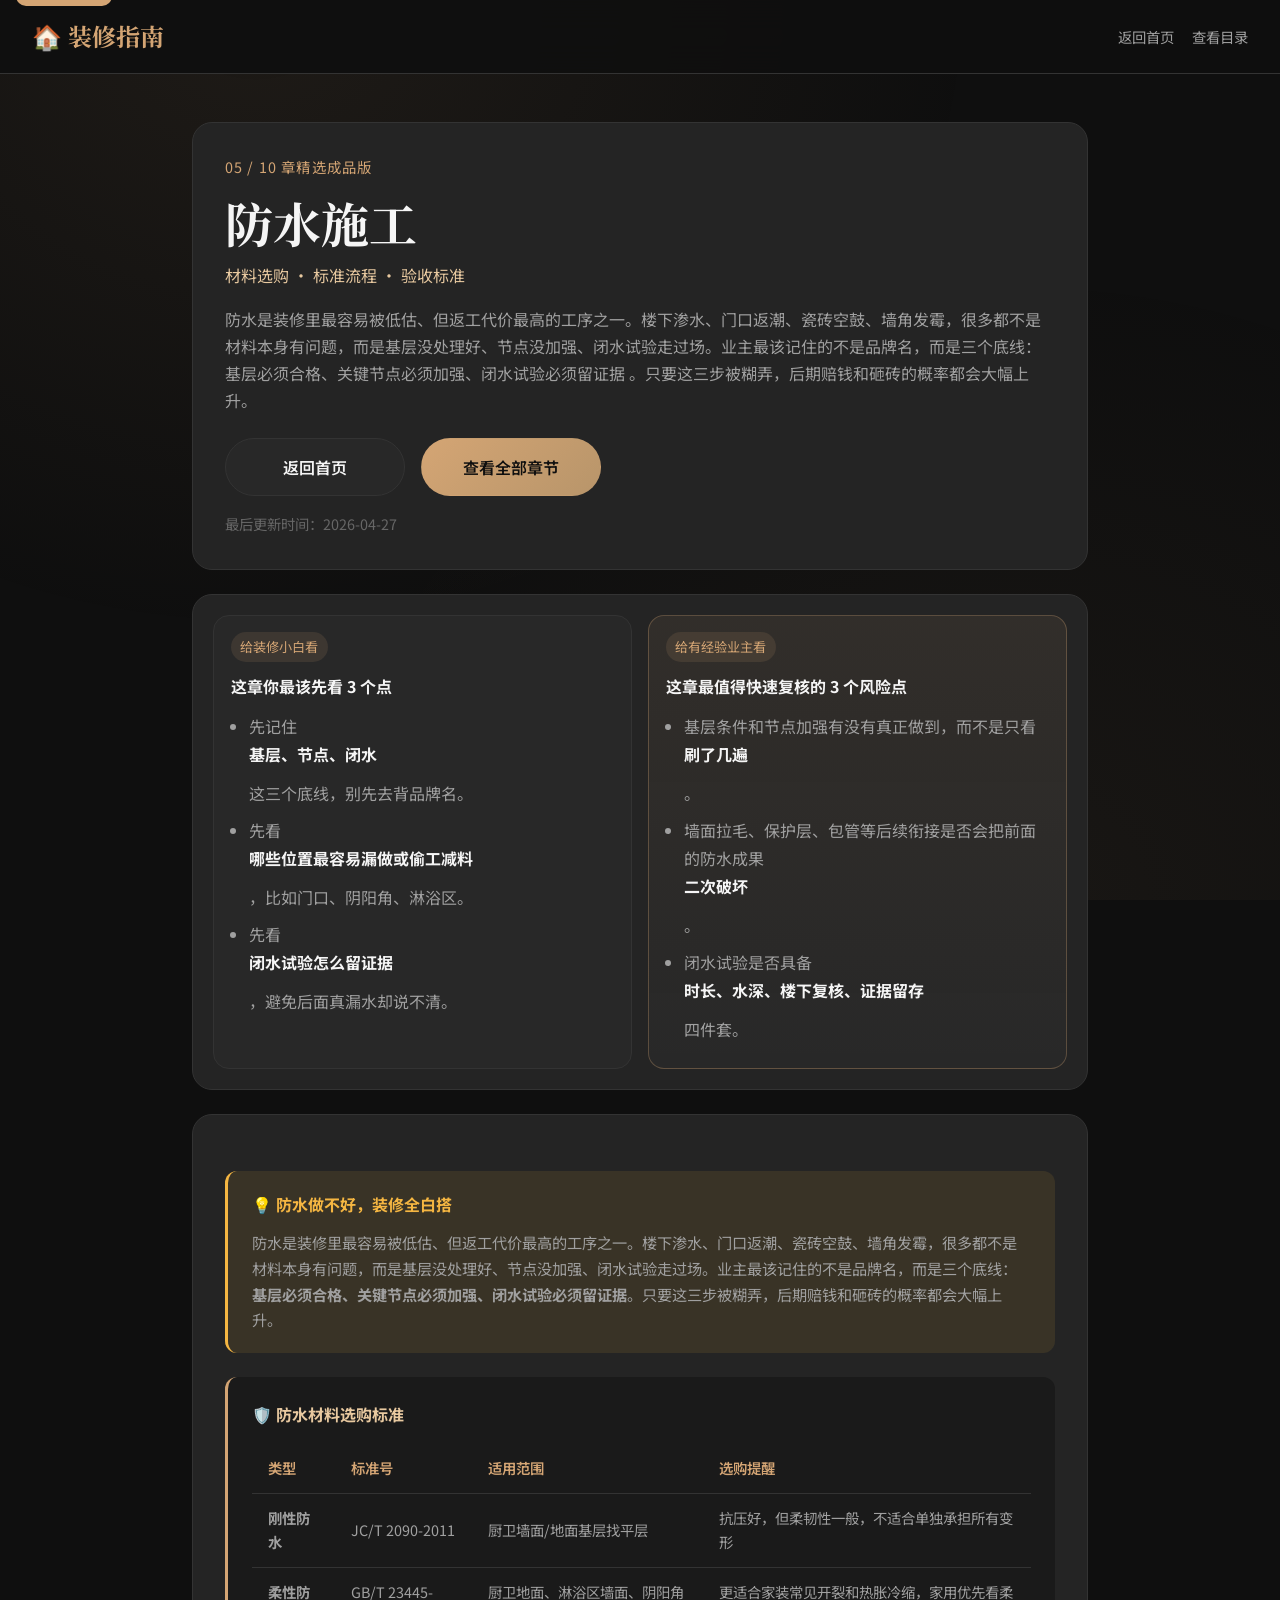
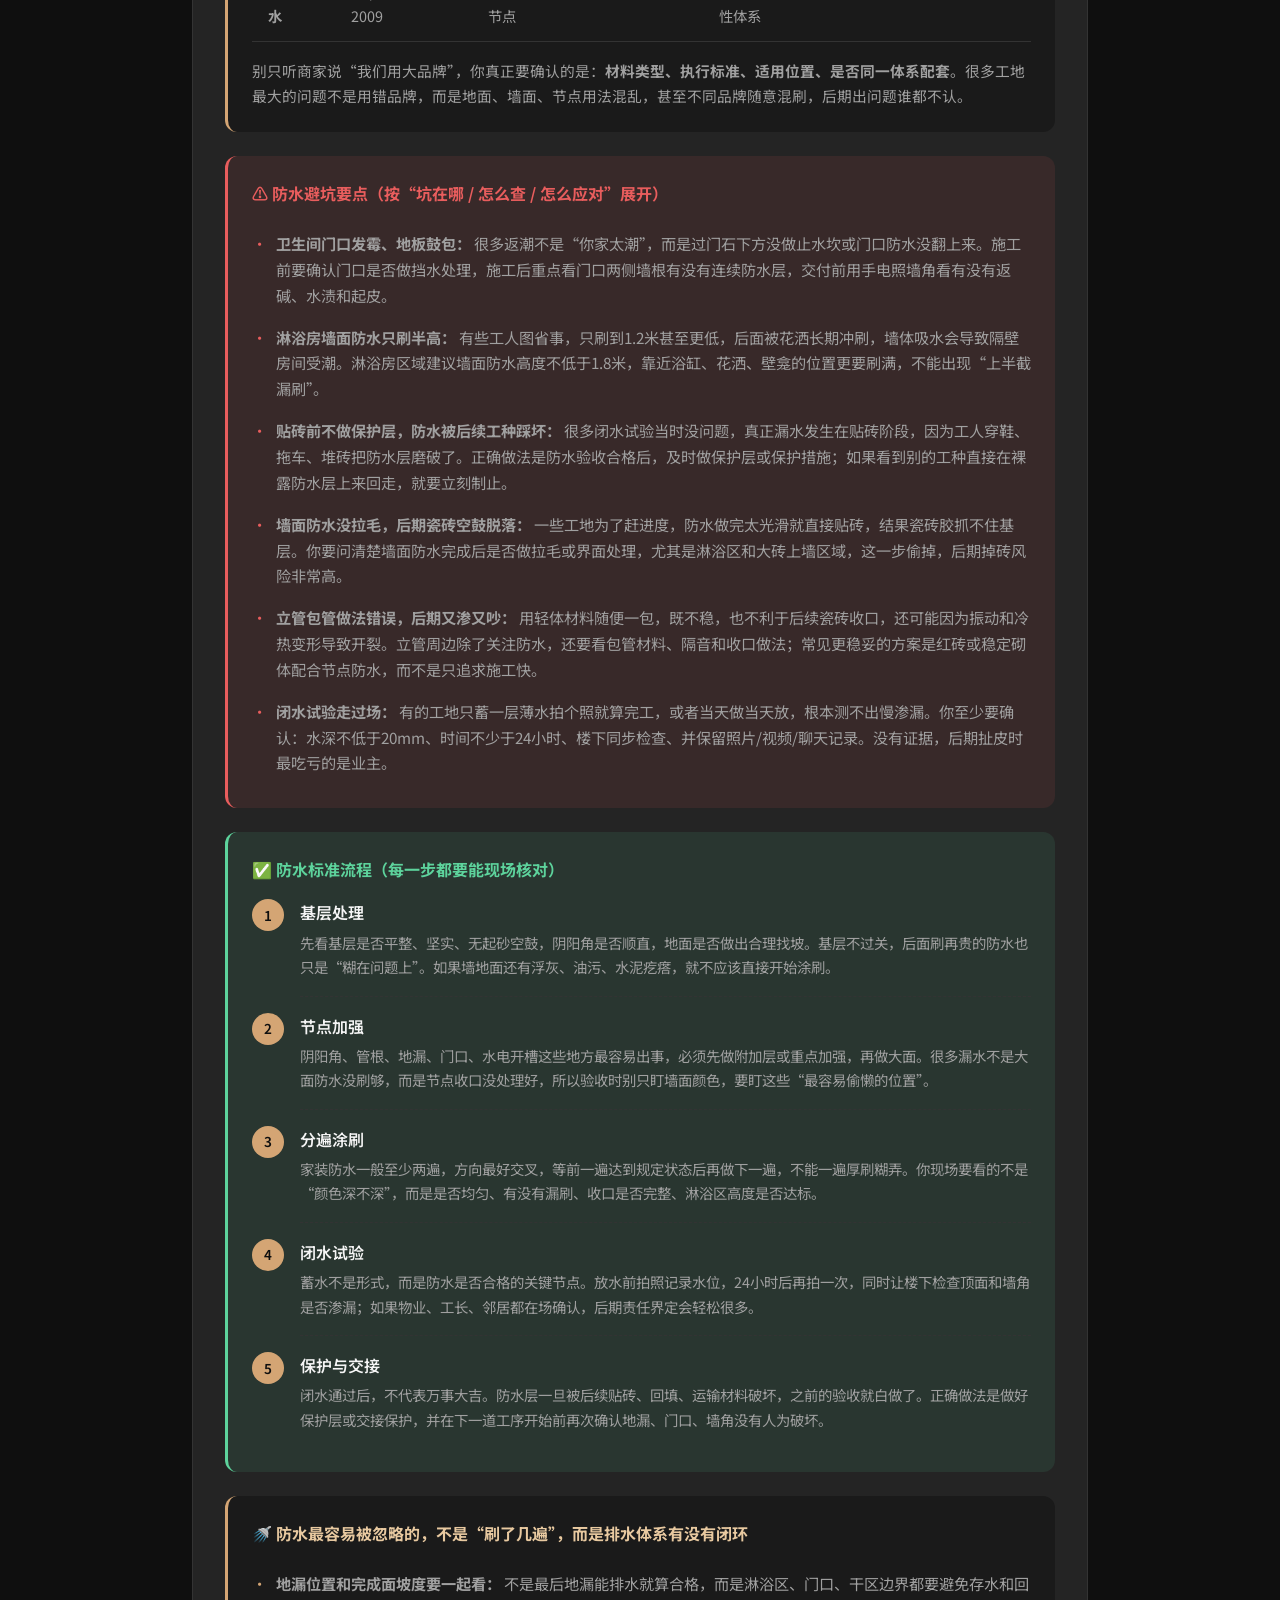
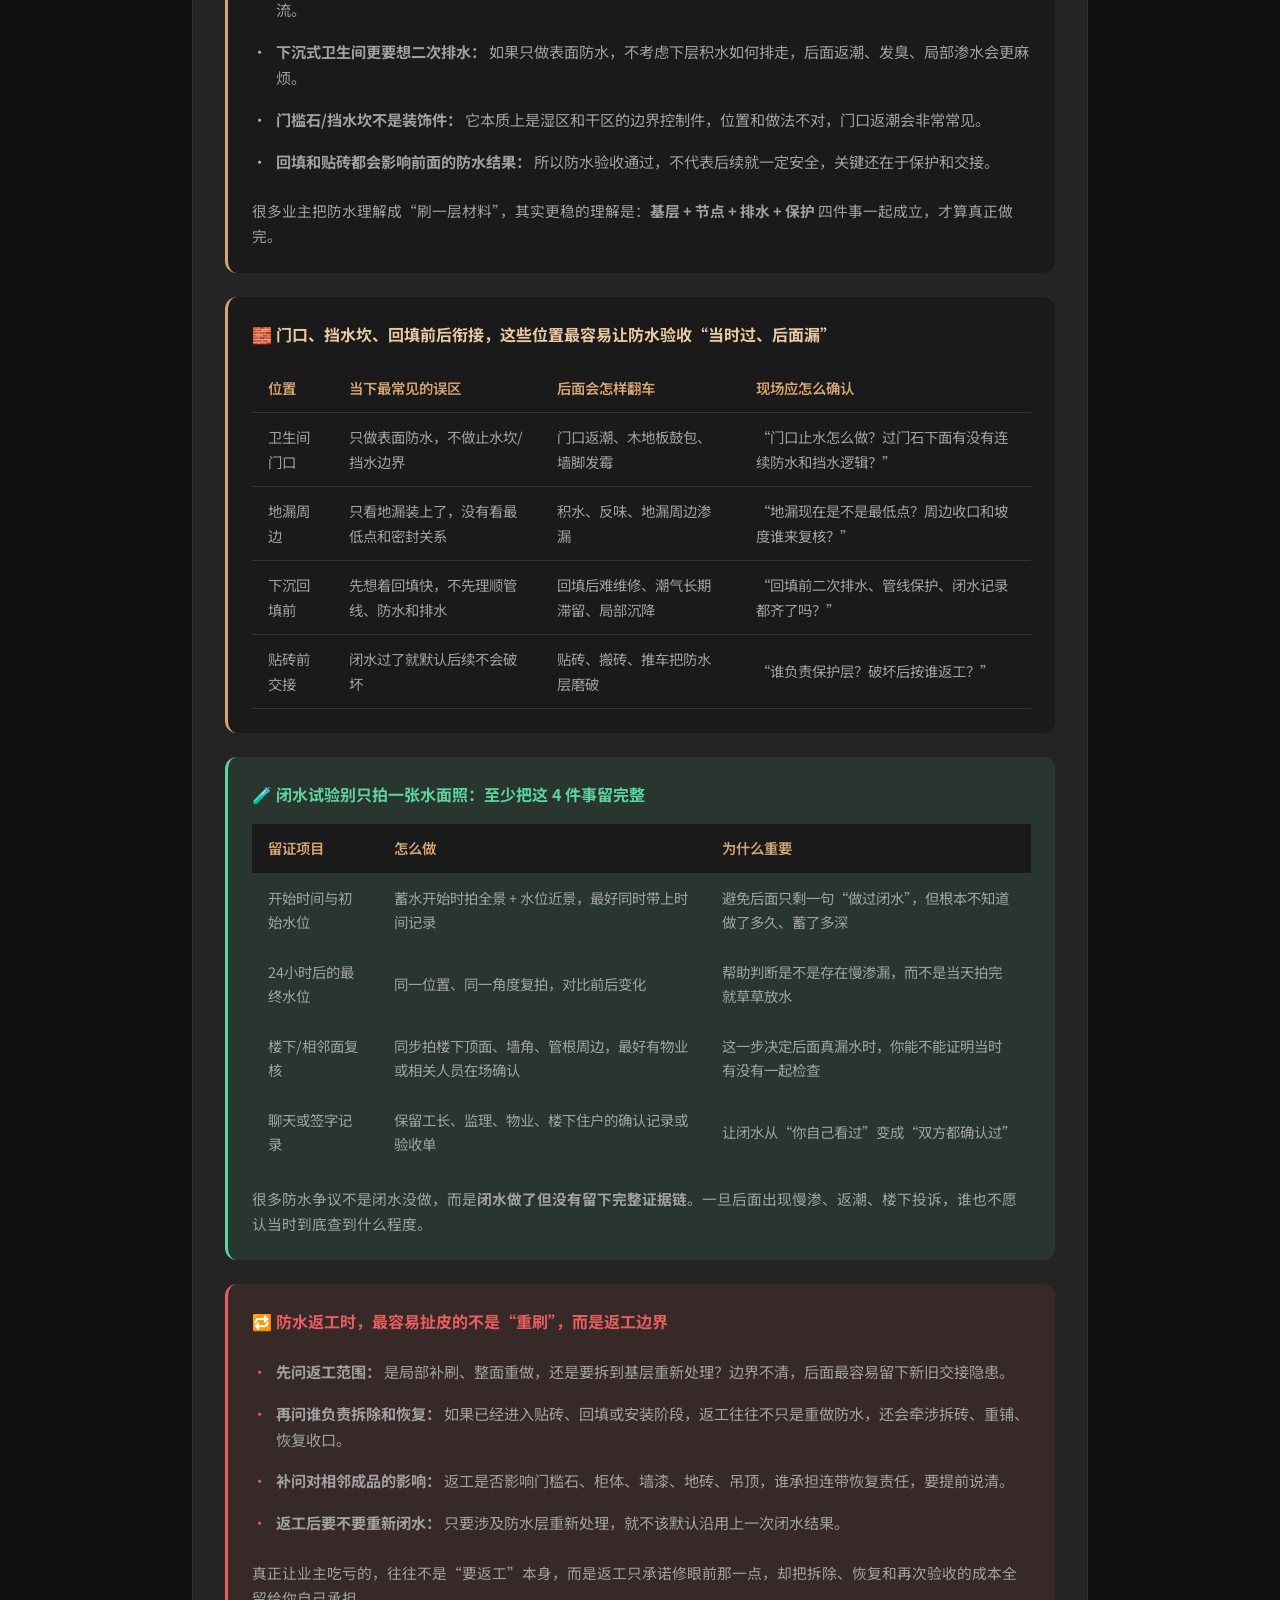
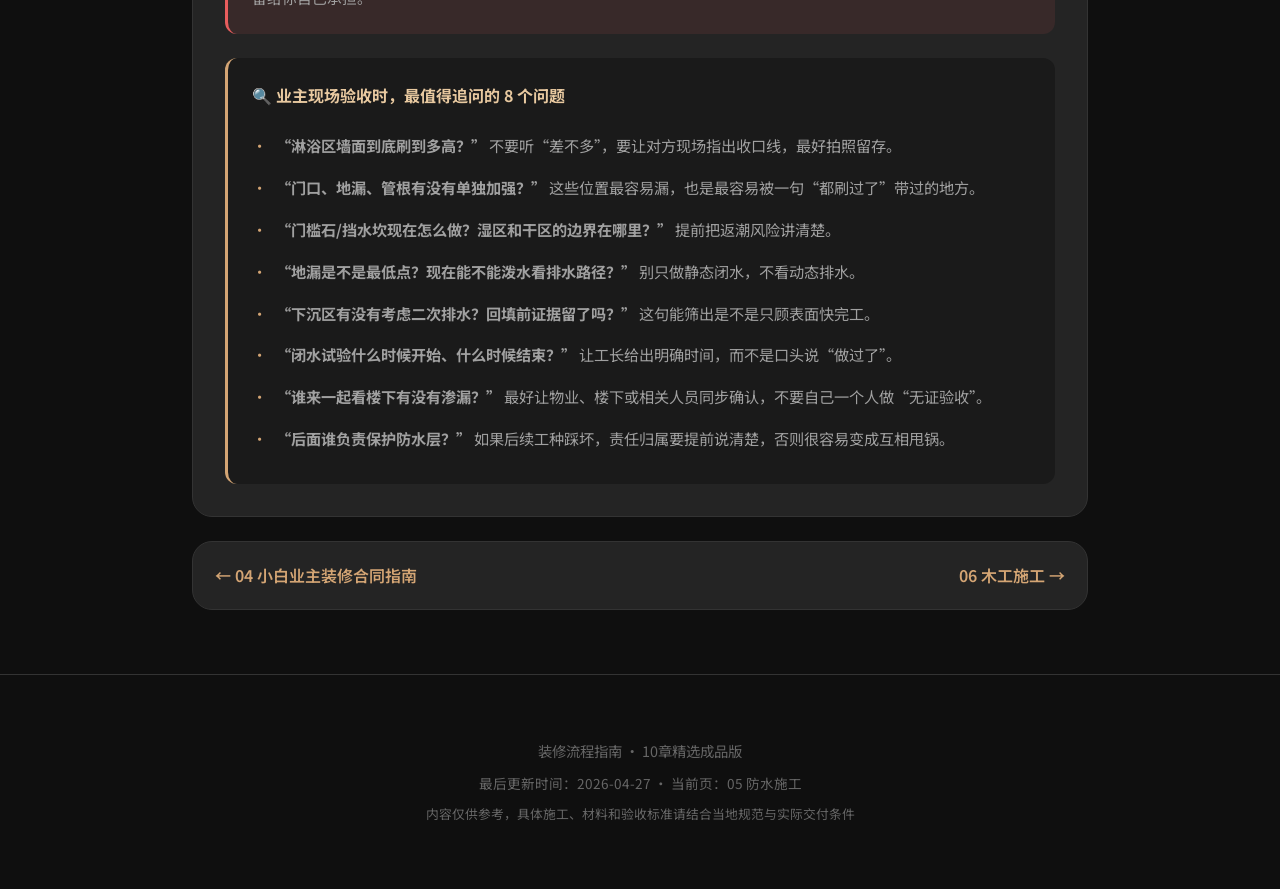
<file: chapters/waterproofing.html>
<!DOCTYPE html>
<html lang="zh-CN">
<head>
    <meta charset="UTF-8">
    <meta name="viewport" content="width=device-width, initial-scale=1.0">
    <meta name="description" content="防水是装修里最容易被低估、但返工代价最高的工序之一。楼下渗水、门口返潮、瓷砖空鼓、墙角发霉，很多都不是材料本身有问题，而是基层没处理好、节点没加强、闭水试验走过场。业主最该记住的不是品牌名，而是三个底线： 基层必须合格、关键节点必须加强、闭水试验必须留证据 。只要这三步被糊弄，后期赔钱和砸砖的概率都会大幅上升。">
    <meta name="theme-color" content="#0f0f0f">
    <link rel="canonical" href="https://jonceli.github.io/renovation-guide/chapters/waterproofing.html">
    <link rel="prev" href="https://jonceli.github.io/renovation-guide/chapters/contracts.html">
    <link rel="next" href="https://jonceli.github.io/renovation-guide/chapters/carpentry.html">
    <meta property="og:type" content="article">
    <meta property="og:title" content="防水施工 | 装修流程指南">
    <meta property="og:description" content="防水是装修里最容易被低估、但返工代价最高的工序之一。楼下渗水、门口返潮、瓷砖空鼓、墙角发霉，很多都不是材料本身有问题，而是基层没处理好、节点没加强、闭水试验走过场。业主最该记住的不是品牌名，而是三个底线： 基层必须合格、关键节点必须加强、闭水试验必须留证据 。只要这三步被糊弄，后期赔钱和砸砖的概率都会大幅上升。">
    <meta property="og:url" content="https://jonceli.github.io/renovation-guide/chapters/waterproofing.html">
    <meta property="og:image" content="https://images.unsplash.com/photo-1505693416388-ac5ce068fe85?auto=format&fit=crop&w=1200&h=630&q=80">
    <meta name="twitter:card" content="summary_large_image">
    <meta name="twitter:title" content="防水施工 | 装修流程指南">
    <meta name="twitter:description" content="防水是装修里最容易被低估、但返工代价最高的工序之一。楼下渗水、门口返潮、瓷砖空鼓、墙角发霉，很多都不是材料本身有问题，而是基层没处理好、节点没加强、闭水试验走过场。业主最该记住的不是品牌名，而是三个底线： 基层必须合格、关键节点必须加强、闭水试验必须留证据 。只要这三步被糊弄，后期赔钱和砸砖的概率都会大幅上升。">
    <meta name="twitter:image" content="https://images.unsplash.com/photo-1505693416388-ac5ce068fe85?auto=format&fit=crop&w=1200&h=630&q=80">
    <title>防水施工 | 装修流程指南</title>
    <link rel="preconnect" href="https://fonts.googleapis.com">
    <link rel="preconnect" href="https://fonts.gstatic.com" crossorigin>
    <link href="https://fonts.googleapis.com/css2?family=Noto+Serif+SC:wght@400;600;700&family=Noto+Sans+SC:wght@300;400;500;600&display=swap" rel="stylesheet">
    <link rel="stylesheet" href="../styles.css">
</head>
<body class="chapter-page-body">
    <a href="#chapter-main" class="skip-link">跳到正文</a>
    <header class="header">
        <div class="header-content">
            <a href="../index.html" class="logo">🏠 装修指南</a>
            <ul class="nav-links nav-links-static">
                <li><a href="../index.html">返回首页</a></li>
                <li><a href="../index.html#guide-overview">查看目录</a></li>
            </ul>
        </div>
    </header>

    <main class="main-content chapter-page-main" id="chapter-main">
        <section class="chapter-page-hero">
            <div class="chapter-page-meta">05 / 10 章精选成品版</div>
            <h1>防水施工</h1>
            <p class="chapter-page-subtitle">材料选购 · 标准流程 · 验收标准</p>
            <p class="chapter-page-summary">防水是装修里最容易被低估、但返工代价最高的工序之一。楼下渗水、门口返潮、瓷砖空鼓、墙角发霉，很多都不是材料本身有问题，而是基层没处理好、节点没加强、闭水试验走过场。业主最该记住的不是品牌名，而是三个底线： 基层必须合格、关键节点必须加强、闭水试验必须留证据 。只要这三步被糊弄，后期赔钱和砸砖的概率都会大幅上升。</p>
            <div class="chapter-page-actions">
                <a href="../index.html" class="btn btn-secondary">返回首页</a>
                <a href="../index.html#guide-overview" class="btn btn-primary">查看全部章节</a>
            </div>
            <p class="chapter-page-updated">最后更新时间：2026-04-27</p>
        </section>

        <section class="chapter-reader-guide">
            <div class="chapter-reader-card">
                <span class="chapter-reader-tag">给装修小白看</span>
                <strong>这章你最该先看 3 个点</strong>
                <ul>
                    <li>先记住<strong>基层、节点、闭水</strong>这三个底线，别先去背品牌名。</li>
                    <li>先看<strong>哪些位置最容易漏做或偷工减料</strong>，比如门口、阴阳角、淋浴区。</li>
                    <li>先看<strong>闭水试验怎么留证据</strong>，避免后面真漏水却说不清。</li>
                </ul>
            </div>
            <div class="chapter-reader-card chapter-reader-card-highlight">
                <span class="chapter-reader-tag">给有经验业主看</span>
                <strong>这章最值得快速复核的 3 个风险点</strong>
                <ul>
                    <li>基层条件和节点加强有没有真正做到，而不是只看<strong>刷了几遍</strong>。</li>
                    <li>墙面拉毛、保护层、包管等后续衔接是否会把前面的防水成果<strong>二次破坏</strong>。</li>
                    <li>闭水试验是否具备<strong>时长、水深、楼下复核、证据留存</strong>四件套。</li>
                </ul>
            </div>
        </section>

        <article class="chapter-page-article">
            <div class="chapter-body">
<div class="tip-box">
                        <h4>💡 防水做不好，装修全白搭</h4>
                        <p>防水是装修里最容易被低估、但返工代价最高的工序之一。楼下渗水、门口返潮、瓷砖空鼓、墙角发霉，很多都不是材料本身有问题，而是基层没处理好、节点没加强、闭水试验走过场。业主最该记住的不是品牌名，而是三个底线：<strong>基层必须合格、关键节点必须加强、闭水试验必须留证据</strong>。只要这三步被糊弄，后期赔钱和砸砖的概率都会大幅上升。</p>
                    </div>
                    <div class="content-grid">
                        <div class="info-box">
                            <h4>🛡️ 防水材料选购标准</h4>
                            <table class="material-table">
                                <tr>
                                    <th>类型</th>
                                    <th>标准号</th>
                                    <th>适用范围</th>
                                    <th>选购提醒</th>
                                </tr>
                                <tr>
                                    <td><strong>刚性防水</strong></td>
                                    <td>JC/T 2090-2011</td>
                                    <td>厨卫墙面/地面基层找平层</td>
                                    <td>抗压好，但柔韧性一般，不适合单独承担所有变形</td>
                                </tr>
                                <tr>
                                    <td><strong>柔性防水</strong></td>
                                    <td>GB/T 23445-2009</td>
                                    <td>厨卫地面、淋浴区墙面、阴阳角节点</td>
                                    <td>更适合家装常见开裂和热胀冷缩，家用优先看柔性体系</td>
                                </tr>
                            </table>
                            <p style="color:var(--text-secondary);font-size:0.92rem;margin-top:1rem;">别只听商家说“我们用大品牌”，你真正要确认的是：<strong>材料类型、执行标准、适用位置、是否同一体系配套</strong>。很多工地最大的问题不是用错品牌，而是地面、墙面、节点用法混乱，甚至不同品牌随意混刷，后期出问题谁都不认。</p>
                        </div>
                        <div class="info-box warning-box">
                            <h4>⚠️ 防水避坑要点（按“坑在哪 / 怎么查 / 怎么应对”展开）</h4>
                            <ul>
                                <li><strong>卫生间门口发霉、地板鼓包：</strong> 很多返潮不是“你家太潮”，而是过门石下方没做止水坎或门口防水没翻上来。施工前要确认门口是否做挡水处理，施工后重点看门口两侧墙根有没有连续防水层，交付前用手电照墙角看有没有返碱、水渍和起皮。</li>
                                <li><strong>淋浴房墙面防水只刷半高：</strong> 有些工人图省事，只刷到1.2米甚至更低，后面被花洒长期冲刷，墙体吸水会导致隔壁房间受潮。淋浴房区域建议墙面防水高度不低于1.8米，靠近浴缸、花洒、壁龛的位置更要刷满，不能出现“上半截漏刷”。</li>
                                <li><strong>贴砖前不做保护层，防水被后续工种踩坏：</strong> 很多闭水试验当时没问题，真正漏水发生在贴砖阶段，因为工人穿鞋、拖车、堆砖把防水层磨破了。正确做法是防水验收合格后，及时做保护层或保护措施；如果看到别的工种直接在裸露防水层上来回走，就要立刻制止。</li>
                                <li><strong>墙面防水没拉毛，后期瓷砖空鼓脱落：</strong> 一些工地为了赶进度，防水做完太光滑就直接贴砖，结果瓷砖胶抓不住基层。你要问清楚墙面防水完成后是否做拉毛或界面处理，尤其是淋浴区和大砖上墙区域，这一步偷掉，后期掉砖风险非常高。</li>
                                <li><strong>立管包管做法错误，后期又渗又吵：</strong> 用轻体材料随便一包，既不稳，也不利于后续瓷砖收口，还可能因为振动和冷热变形导致开裂。立管周边除了关注防水，还要看包管材料、隔音和收口做法；常见更稳妥的方案是红砖或稳定砌体配合节点防水，而不是只追求施工快。</li>
                                <li><strong>闭水试验走过场：</strong> 有的工地只蓄一层薄水拍个照就算完工，或者当天做当天放，根本测不出慢渗漏。你至少要确认：水深不低于20mm、时间不少于24小时、楼下同步检查、并保留照片/视频/聊天记录。没有证据，后期扯皮时最吃亏的是业主。</li>
                            </ul>
                        </div>
                        <div class="info-box success-box">
                            <h4>✅ 防水标准流程（每一步都要能现场核对）</h4>
                            <div class="flow-steps">
                                <div class="flow-step">
                                    <div class="step-number">1</div>
                                    <div class="step-content">
                                        <div class="step-title">基层处理</div>
                                        <div class="step-desc">先看基层是否平整、坚实、无起砂空鼓，阴阳角是否顺直，地面是否做出合理找坡。基层不过关，后面刷再贵的防水也只是“糊在问题上”。如果墙地面还有浮灰、油污、水泥疙瘩，就不应该直接开始涂刷。</div>
                                    </div>
                                </div>
                                <div class="flow-step">
                                    <div class="step-number">2</div>
                                    <div class="step-content">
                                        <div class="step-title">节点加强</div>
                                        <div class="step-desc">阴阳角、管根、地漏、门口、水电开槽这些地方最容易出事，必须先做附加层或重点加强，再做大面。很多漏水不是大面防水没刷够，而是节点收口没处理好，所以验收时别只盯墙面颜色，要盯这些“最容易偷懒的位置”。</div>
                                    </div>
                                </div>
                                <div class="flow-step">
                                    <div class="step-number">3</div>
                                    <div class="step-content">
                                        <div class="step-title">分遍涂刷</div>
                                        <div class="step-desc">家装防水一般至少两遍，方向最好交叉，等前一遍达到规定状态后再做下一遍，不能一遍厚刷糊弄。你现场要看的不是“颜色深不深”，而是是否均匀、有没有漏刷、收口是否完整、淋浴区高度是否达标。</div>
                                    </div>
                                </div>
                                <div class="flow-step">
                                    <div class="step-number">4</div>
                                    <div class="step-content">
                                        <div class="step-title">闭水试验</div>
                                        <div class="step-desc">蓄水不是形式，而是防水是否合格的关键节点。放水前拍照记录水位，24小时后再拍一次，同时让楼下检查顶面和墙角是否渗漏；如果物业、工长、邻居都在场确认，后期责任界定会轻松很多。</div>
                                    </div>
                                </div>
                                <div class="flow-step">
                                    <div class="step-number">5</div>
                                    <div class="step-content">
                                        <div class="step-title">保护与交接</div>
                                        <div class="step-desc">闭水通过后，不代表万事大吉。防水层一旦被后续贴砖、回填、运输材料破坏，之前的验收就白做了。正确做法是做好保护层或交接保护，并在下一道工序开始前再次确认地漏、门口、墙角没有人为破坏。</div>
                                    </div>
                                </div>
                            </div>
                        </div>
                        <div class="info-box">
                            <h4>🚿 防水最容易被忽略的，不是“刷了几遍”，而是排水体系有没有闭环</h4>
                            <ul>
                                <li><strong>地漏位置和完成面坡度要一起看：</strong> 不是最后地漏能排水就算合格，而是淋浴区、门口、干区边界都要避免存水和回流。</li>
                                <li><strong>下沉式卫生间更要想二次排水：</strong> 如果只做表面防水，不考虑下层积水如何排走，后面返潮、发臭、局部渗水会更麻烦。</li>
                                <li><strong>门槛石/挡水坎不是装饰件：</strong> 它本质上是湿区和干区的边界控制件，位置和做法不对，门口返潮会非常常见。</li>
                                <li><strong>回填和贴砖都会影响前面的防水结果：</strong> 所以防水验收通过，不代表后续就一定安全，关键还在于保护和交接。</li>
                            </ul>
                            <p style="color:var(--text-secondary);font-size:0.92rem;margin-top:1rem;">很多业主把防水理解成“刷一层材料”，其实更稳的理解是：<strong>基层 + 节点 + 排水 + 保护</strong> 四件事一起成立，才算真正做完。</p>
                        </div>
                        <div class="info-box">
                            <h4>🧱 门口、挡水坎、回填前后衔接，这些位置最容易让防水验收“当时过、后面漏”</h4>
                            <table class="material-table">
                                <tr>
                                    <th>位置</th>
                                    <th>当下最常见的误区</th>
                                    <th>后面会怎样翻车</th>
                                    <th>现场应怎么确认</th>
                                </tr>
                                <tr>
                                    <td>卫生间门口</td>
                                    <td>只做表面防水，不做止水坎/挡水边界</td>
                                    <td>门口返潮、木地板鼓包、墙脚发霉</td>
                                    <td>“门口止水怎么做？过门石下面有没有连续防水和挡水逻辑？”</td>
                                </tr>
                                <tr>
                                    <td>地漏周边</td>
                                    <td>只看地漏装上了，没有看最低点和密封关系</td>
                                    <td>积水、反味、地漏周边渗漏</td>
                                    <td>“地漏现在是不是最低点？周边收口和坡度谁来复核？”</td>
                                </tr>
                                <tr>
                                    <td>下沉回填前</td>
                                    <td>先想着回填快，不先理顺管线、防水和排水</td>
                                    <td>回填后难维修、潮气长期滞留、局部沉降</td>
                                    <td>“回填前二次排水、管线保护、闭水记录都齐了吗？”</td>
                                </tr>
                                <tr>
                                    <td>贴砖前交接</td>
                                    <td>闭水过了就默认后续不会破坏</td>
                                    <td>贴砖、搬砖、推车把防水层磨破</td>
                                    <td>“谁负责保护层？破坏后按谁返工？”</td>
                                </tr>
                            </table>
                        </div>
                        <div class="info-box success-box">
                            <h4>🧪 闭水试验别只拍一张水面照：至少把这 4 件事留完整</h4>
                            <table class="material-table">
                                <tr>
                                    <th>留证项目</th>
                                    <th>怎么做</th>
                                    <th>为什么重要</th>
                                </tr>
                                <tr>
                                    <td>开始时间与初始水位</td>
                                    <td>蓄水开始时拍全景 + 水位近景，最好同时带上时间记录</td>
                                    <td>避免后面只剩一句“做过闭水”，但根本不知道做了多久、蓄了多深</td>
                                </tr>
                                <tr>
                                    <td>24小时后的最终水位</td>
                                    <td>同一位置、同一角度复拍，对比前后变化</td>
                                    <td>帮助判断是不是存在慢渗漏，而不是当天拍完就草草放水</td>
                                </tr>
                                <tr>
                                    <td>楼下/相邻面复核</td>
                                    <td>同步拍楼下顶面、墙角、管根周边，最好有物业或相关人员在场确认</td>
                                    <td>这一步决定后面真漏水时，你能不能证明当时有没有一起检查</td>
                                </tr>
                                <tr>
                                    <td>聊天或签字记录</td>
                                    <td>保留工长、监理、物业、楼下住户的确认记录或验收单</td>
                                    <td>让闭水从“你自己看过”变成“双方都确认过”</td>
                                </tr>
                            </table>
                            <p style="color:var(--text-secondary);font-size:0.92rem;margin-top:1rem;">很多防水争议不是闭水没做，而是<strong>闭水做了但没有留下完整证据链</strong>。一旦后面出现慢渗、返潮、楼下投诉，谁也不愿认当时到底查到什么程度。</p>
                        </div>
                        <div class="info-box warning-box">
                            <h4>🔁 防水返工时，最容易扯皮的不是“重刷”，而是返工边界</h4>
                            <ul>
                                <li><strong>先问返工范围：</strong> 是局部补刷、整面重做，还是要拆到基层重新处理？边界不清，后面最容易留下新旧交接隐患。</li>
                                <li><strong>再问谁负责拆除和恢复：</strong> 如果已经进入贴砖、回填或安装阶段，返工往往不只是重做防水，还会牵涉拆砖、重铺、恢复收口。</li>
                                <li><strong>补问对相邻成品的影响：</strong> 返工是否影响门槛石、柜体、墙漆、地砖、吊顶，谁承担连带恢复责任，要提前说清。</li>
                                <li><strong>返工后要不要重新闭水：</strong> 只要涉及防水层重新处理，就不该默认沿用上一次闭水结果。</li>
                            </ul>
                            <p style="color:var(--text-secondary);font-size:0.92rem;margin-top:1rem;">真正让业主吃亏的，往往不是“要返工”本身，而是返工只承诺修眼前那一点，却把拆除、恢复和再次验收的成本全留给你自己承担。</p>
                        </div>
                        <div class="info-box">
                            <h4>🔍 业主现场验收时，最值得追问的 8 个问题</h4>
                            <ul>
                                <li><strong>“淋浴区墙面到底刷到多高？”</strong> 不要听“差不多”，要让对方现场指出收口线，最好拍照留存。</li>
                                <li><strong>“门口、地漏、管根有没有单独加强？”</strong> 这些位置最容易漏，也是最容易被一句“都刷过了”带过的地方。</li>
                                <li><strong>“门槛石/挡水坎现在怎么做？湿区和干区的边界在哪里？”</strong> 提前把返潮风险讲清楚。</li>
                                <li><strong>“地漏是不是最低点？现在能不能泼水看排水路径？”</strong> 别只做静态闭水，不看动态排水。</li>
                                <li><strong>“下沉区有没有考虑二次排水？回填前证据留了吗？”</strong> 这句能筛出是不是只顾表面快完工。</li>
                                <li><strong>“闭水试验什么时候开始、什么时候结束？”</strong> 让工长给出明确时间，而不是口头说“做过了”。</li>
                                <li><strong>“谁来一起看楼下有没有渗漏？”</strong> 最好让物业、楼下或相关人员同步确认，不要自己一个人做“无证验收”。</li>
                                <li><strong>“后面谁负责保护防水层？”</strong> 如果后续工种踩坏，责任归属要提前说清楚，否则很容易变成互相甩锅。</li>
                            </ul>
                        </div>
                    </div>
            </div>
        </article>

        <nav class="chapter-page-nav" aria-label="章节翻页导航">
            <a class="chapter-nav-link" href="contracts.html">← 04 小白业主装修合同指南</a>
            <a class="chapter-nav-link" href="carpentry.html">06 木工施工 →</a>
        </nav>
    </main>

    <footer class="footer">
        <p>装修流程指南 · 10章精选成品版</p>
        <p style="margin-top: 0.5rem; font-size: 0.85rem;">最后更新时间：2026-04-27 · 当前页：05 防水施工</p>
        <p style="margin-top: 0.5rem; font-size: 0.8rem;">内容仅供参考，具体施工、材料和验收标准请结合当地规范与实际交付条件</p>
    </footer>

    <script src="../script.js"></script>
</body>
</html>
</file>
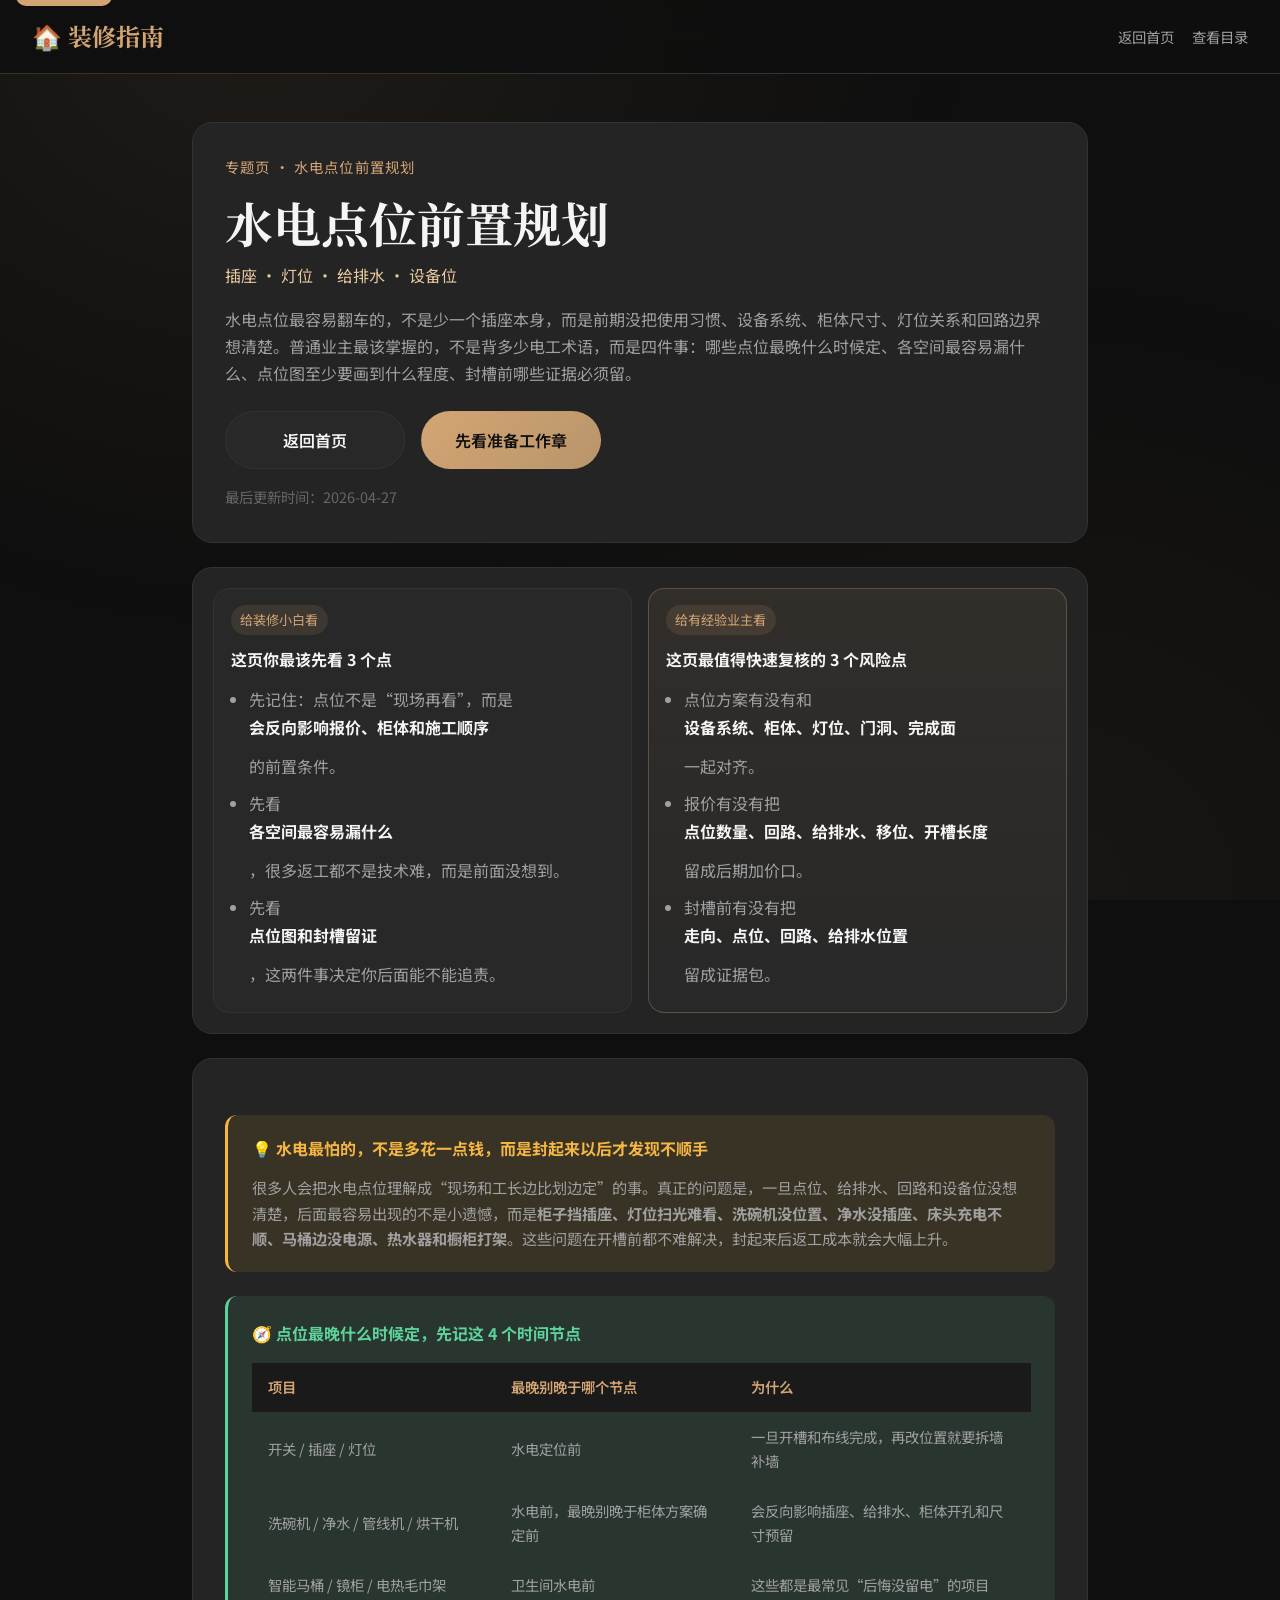
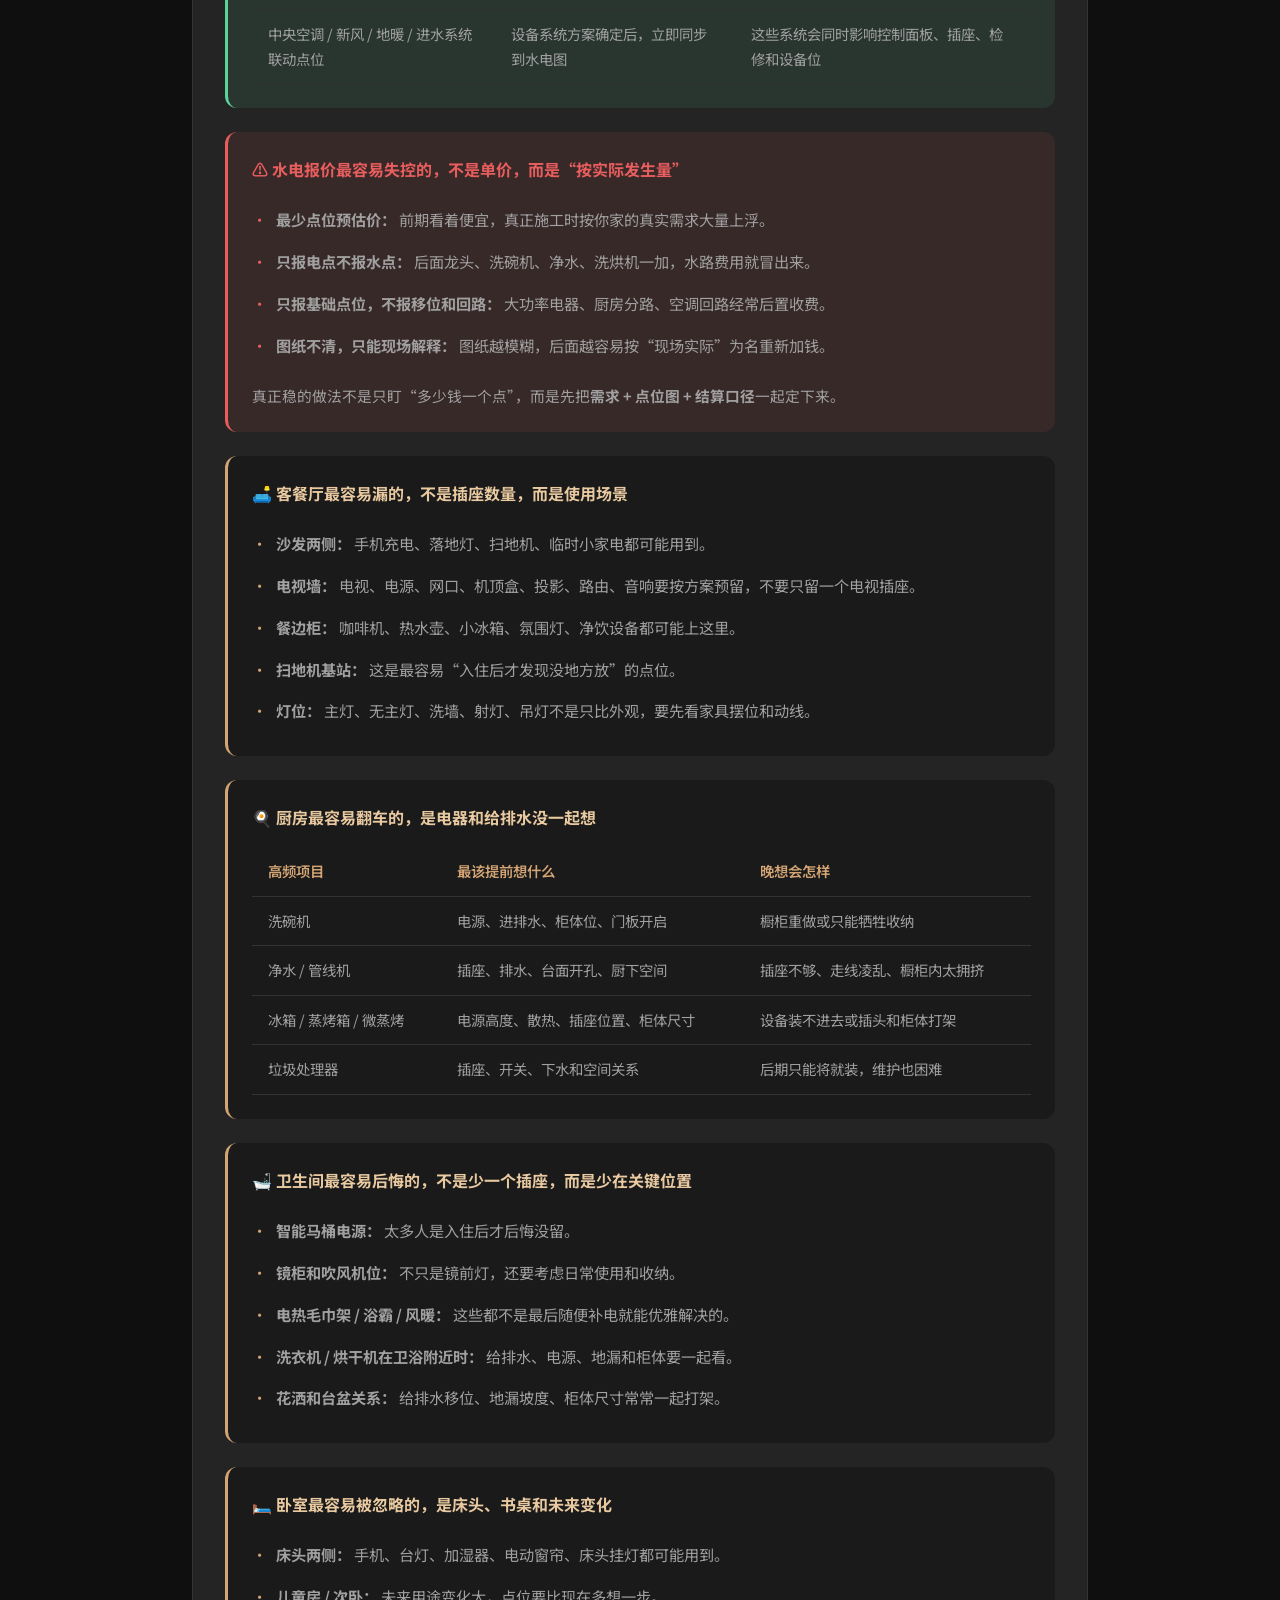
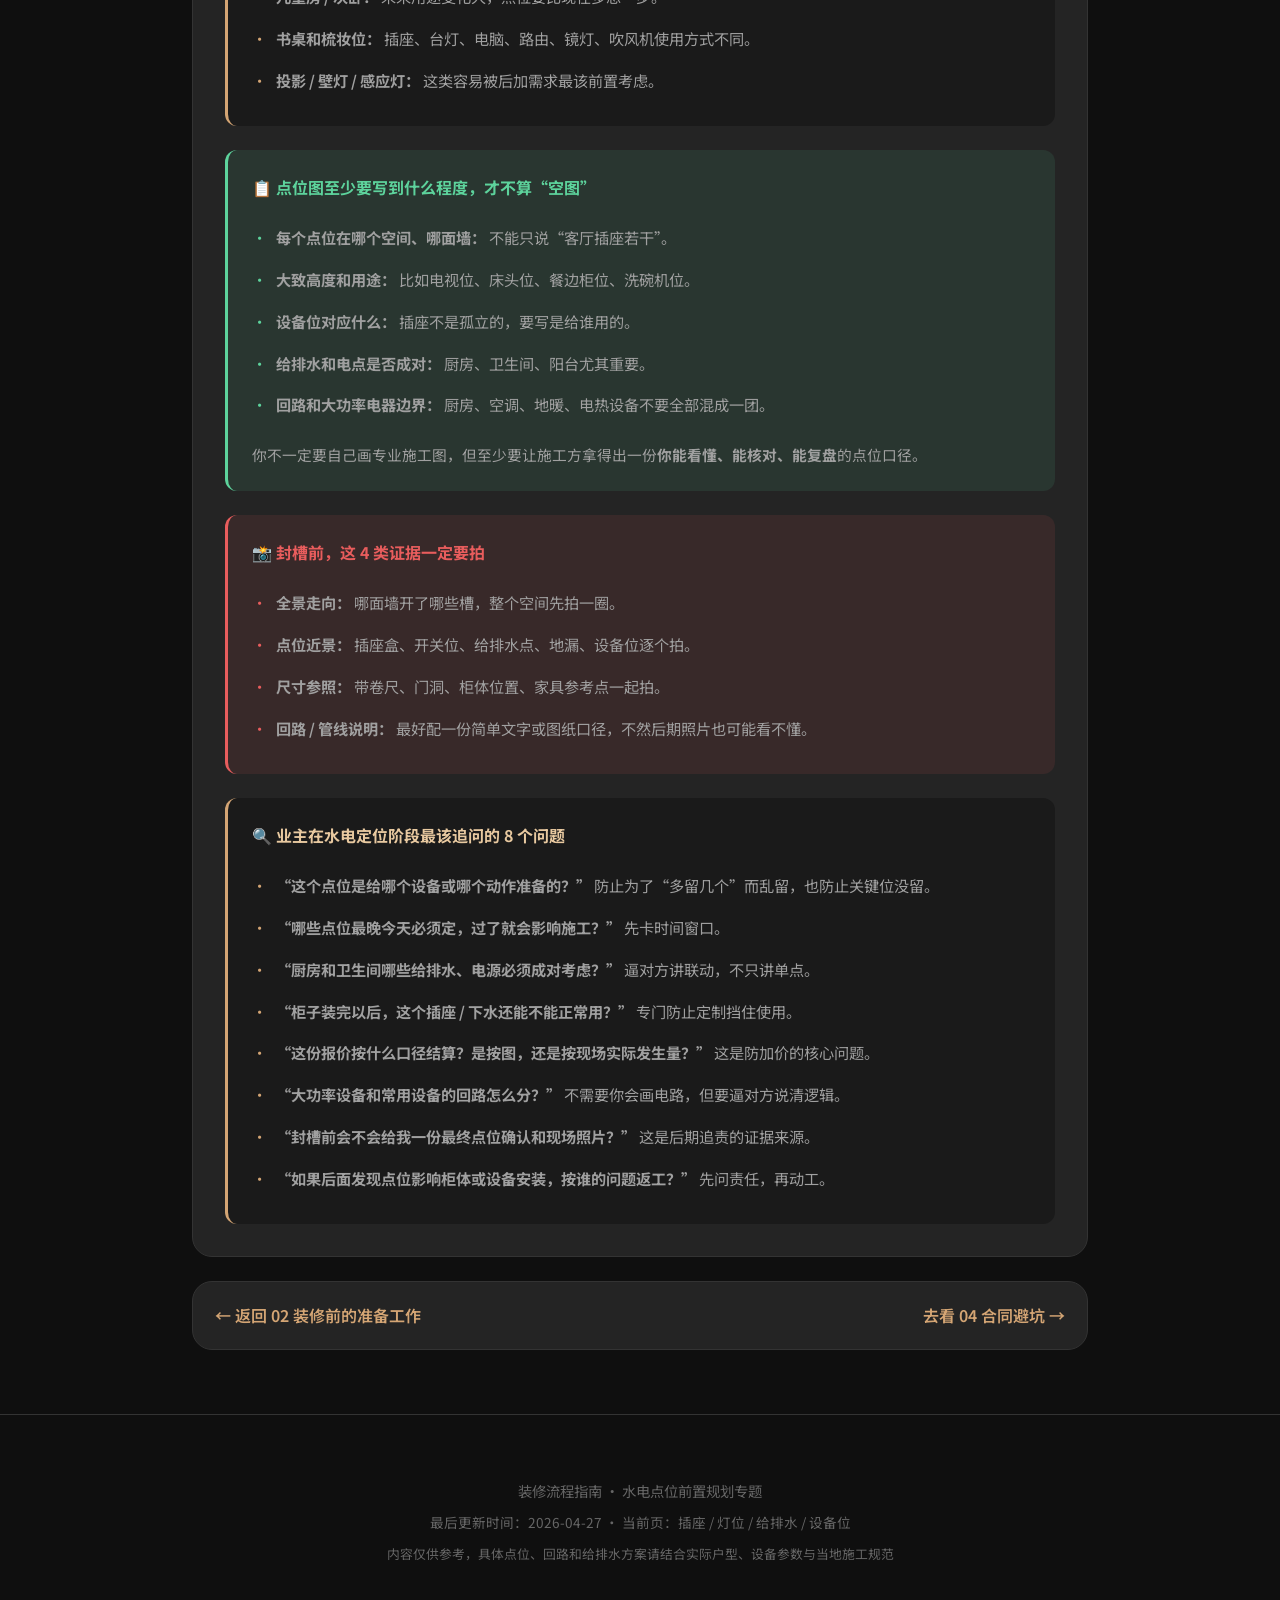
<file: chapters/wiring-and-points.html>
<!DOCTYPE html>
<html lang="zh-CN">
<head>
    <meta charset="UTF-8">
    <meta name="viewport" content="width=device-width, initial-scale=1.0">
    <meta name="description" content="水电点位最容易翻车的，不是少一个插座本身，而是前期没把使用习惯、设备系统、柜体尺寸、灯位关系和回路边界想清楚。普通业主最该掌握的，不是背多少电工术语，而是四件事：哪些点位最晚什么时候定、各空间最容易漏什么、点位图至少要画到什么程度、封槽前哪些证据必须留。">
    <meta name="theme-color" content="#0f0f0f">
    <link rel="canonical" href="https://jonceli.github.io/renovation-guide/chapters/wiring-and-points.html">
    <meta property="og:type" content="article">
    <meta property="og:title" content="水电点位前置规划 | 装修流程指南">
    <meta property="og:description" content="别把水电点位理解成开工时现场再比划一下。真正决定返工和使用体验的，是前期有没有把插座、灯位、设备位、给排水、回路和柜体关系对齐。">
    <meta property="og:url" content="https://jonceli.github.io/renovation-guide/chapters/wiring-and-points.html">
    <meta property="og:image" content="https://images.unsplash.com/photo-1505693416388-ac5ce068fe85?auto=format&fit=crop&w=1200&h=630&q=80">
    <meta name="twitter:card" content="summary_large_image">
    <meta name="twitter:title" content="水电点位前置规划 | 装修流程指南">
    <meta name="twitter:description" content="插座、灯位、给排水和设备位，不是现场随手决定的小事，而是最容易按‘实际发生量’加钱、最容易封起来后返工的前置条件。">
    <meta name="twitter:image" content="https://images.unsplash.com/photo-1505693416388-ac5ce068fe85?auto=format&fit=crop&w=1200&h=630&q=80">
    <title>水电点位前置规划 | 装修流程指南</title>
    <link rel="preconnect" href="https://fonts.googleapis.com">
    <link rel="preconnect" href="https://fonts.gstatic.com" crossorigin>
    <link href="https://fonts.googleapis.com/css2?family=Noto+Serif+SC:wght@400;600;700&family=Noto+Sans+SC:wght@300;400;500;600&display=swap" rel="stylesheet">
    <link rel="stylesheet" href="../styles.css">
</head>
<body class="chapter-page-body">
    <a href="#chapter-main" class="skip-link">跳到正文</a>
    <header class="header">
        <div class="header-content">
            <a href="../index.html" class="logo">🏠 装修指南</a>
            <ul class="nav-links nav-links-static">
                <li><a href="../index.html">返回首页</a></li>
                <li><a href="../index.html#guide-overview">查看目录</a></li>
            </ul>
        </div>
    </header>

    <main class="main-content chapter-page-main" id="chapter-main">
        <section class="chapter-page-hero">
            <div class="chapter-page-meta">专题页 · 水电点位前置规划</div>
            <h1>水电点位前置规划</h1>
            <p class="chapter-page-subtitle">插座 · 灯位 · 给排水 · 设备位</p>
            <p class="chapter-page-summary">水电点位最容易翻车的，不是少一个插座本身，而是前期没把使用习惯、设备系统、柜体尺寸、灯位关系和回路边界想清楚。普通业主最该掌握的，不是背多少电工术语，而是四件事：哪些点位最晚什么时候定、各空间最容易漏什么、点位图至少要画到什么程度、封槽前哪些证据必须留。</p>
            <div class="chapter-page-actions">
                <a href="../index.html" class="btn btn-secondary">返回首页</a>
                <a href="preparation.html" class="btn btn-primary">先看准备工作章</a>
            </div>
            <p class="chapter-page-updated">最后更新时间：2026-04-27</p>
        </section>

        <section class="chapter-reader-guide">
            <div class="chapter-reader-card">
                <span class="chapter-reader-tag">给装修小白看</span>
                <strong>这页你最该先看 3 个点</strong>
                <ul>
                    <li>先记住：点位不是“现场再看”，而是<strong>会反向影响报价、柜体和施工顺序</strong>的前置条件。</li>
                    <li>先看<strong>各空间最容易漏什么</strong>，很多返工都不是技术难，而是前面没想到。</li>
                    <li>先看<strong>点位图和封槽留证</strong>，这两件事决定你后面能不能追责。</li>
                </ul>
            </div>
            <div class="chapter-reader-card chapter-reader-card-highlight">
                <span class="chapter-reader-tag">给有经验业主看</span>
                <strong>这页最值得快速复核的 3 个风险点</strong>
                <ul>
                    <li>点位方案有没有和<strong>设备系统、柜体、灯位、门洞、完成面</strong>一起对齐。</li>
                    <li>报价有没有把<strong>点位数量、回路、给排水、移位、开槽长度</strong>留成后期加价口。</li>
                    <li>封槽前有没有把<strong>走向、点位、回路、给排水位置</strong>留成证据包。</li>
                </ul>
            </div>
        </section>

        <article class="chapter-page-article">
            <div class="chapter-body">
                <div class="tip-box">
                    <h4>💡 水电最怕的，不是多花一点钱，而是封起来以后才发现不顺手</h4>
                    <p>很多人会把水电点位理解成“现场和工长边比划边定”的事。真正的问题是，一旦点位、给排水、回路和设备位没想清楚，后面最容易出现的不是小遗憾，而是<strong>柜子挡插座、灯位扫光难看、洗碗机没位置、净水没插座、床头充电不顺、马桶边没电源、热水器和橱柜打架</strong>。这些问题在开槽前都不难解决，封起来后返工成本就会大幅上升。</p>
                </div>

                <div class="content-grid">
                    <div class="info-box success-box">
                        <h4>🧭 点位最晚什么时候定，先记这 4 个时间节点</h4>
                        <table class="material-table">
                            <tr>
                                <th>项目</th>
                                <th>最晚别晚于哪个节点</th>
                                <th>为什么</th>
                            </tr>
                            <tr>
                                <td>开关 / 插座 / 灯位</td>
                                <td>水电定位前</td>
                                <td>一旦开槽和布线完成，再改位置就要拆墙补墙</td>
                            </tr>
                            <tr>
                                <td>洗碗机 / 净水 / 管线机 / 烘干机</td>
                                <td>水电前，最晚别晚于柜体方案确定前</td>
                                <td>会反向影响插座、给排水、柜体开孔和尺寸预留</td>
                            </tr>
                            <tr>
                                <td>智能马桶 / 镜柜 / 电热毛巾架</td>
                                <td>卫生间水电前</td>
                                <td>这些都是最常见“后悔没留电”的项目</td>
                            </tr>
                            <tr>
                                <td>中央空调 / 新风 / 地暖 / 进水系统联动点位</td>
                                <td>设备系统方案确定后，立即同步到水电图</td>
                                <td>这些系统会同时影响控制面板、插座、检修和设备位</td>
                            </tr>
                        </table>
                    </div>

                    <div class="info-box warning-box">
                        <h4>⚠️ 水电报价最容易失控的，不是单价，而是“按实际发生量”</h4>
                        <ul>
                            <li><strong>最少点位预估价：</strong> 前期看着便宜，真正施工时按你家的真实需求大量上浮。</li>
                            <li><strong>只报电点不报水点：</strong> 后面龙头、洗碗机、净水、洗烘机一加，水路费用就冒出来。</li>
                            <li><strong>只报基础点位，不报移位和回路：</strong> 大功率电器、厨房分路、空调回路经常后置收费。</li>
                            <li><strong>图纸不清，只能现场解释：</strong> 图纸越模糊，后面越容易按“现场实际”为名重新加钱。</li>
                        </ul>
                        <p style="color:var(--text-secondary);font-size:0.92rem;margin-top:1rem;">真正稳的做法不是只盯“多少钱一个点”，而是先把<strong>需求 + 点位图 + 结算口径</strong>一起定下来。</p>
                    </div>

                    <div class="info-box">
                        <h4>🛋️ 客餐厅最容易漏的，不是插座数量，而是使用场景</h4>
                        <ul>
                            <li><strong>沙发两侧：</strong> 手机充电、落地灯、扫地机、临时小家电都可能用到。</li>
                            <li><strong>电视墙：</strong> 电视、电源、网口、机顶盒、投影、路由、音响要按方案预留，不要只留一个电视插座。</li>
                            <li><strong>餐边柜：</strong> 咖啡机、热水壶、小冰箱、氛围灯、净饮设备都可能上这里。</li>
                            <li><strong>扫地机基站：</strong> 这是最容易“入住后才发现没地方放”的点位。</li>
                            <li><strong>灯位：</strong> 主灯、无主灯、洗墙、射灯、吊灯不是只比外观，要先看家具摆位和动线。</li>
                        </ul>
                    </div>

                    <div class="info-box">
                        <h4>🍳 厨房最容易翻车的，是电器和给排水没一起想</h4>
                        <table class="material-table">
                            <tr>
                                <th>高频项目</th>
                                <th>最该提前想什么</th>
                                <th>晚想会怎样</th>
                            </tr>
                            <tr>
                                <td>洗碗机</td>
                                <td>电源、进排水、柜体位、门板开启</td>
                                <td>橱柜重做或只能牺牲收纳</td>
                            </tr>
                            <tr>
                                <td>净水 / 管线机</td>
                                <td>插座、排水、台面开孔、厨下空间</td>
                                <td>插座不够、走线凌乱、橱柜内太拥挤</td>
                            </tr>
                            <tr>
                                <td>冰箱 / 蒸烤箱 / 微蒸烤</td>
                                <td>电源高度、散热、插座位置、柜体尺寸</td>
                                <td>设备装不进去或插头和柜体打架</td>
                            </tr>
                            <tr>
                                <td>垃圾处理器</td>
                                <td>插座、开关、下水和空间关系</td>
                                <td>后期只能将就装，维护也困难</td>
                            </tr>
                        </table>
                    </div>

                    <div class="info-box">
                        <h4>🛁 卫生间最容易后悔的，不是少一个插座，而是少在关键位置</h4>
                        <ul>
                            <li><strong>智能马桶电源：</strong> 太多人是入住后才后悔没留。</li>
                            <li><strong>镜柜和吹风机位：</strong> 不只是镜前灯，还要考虑日常使用和收纳。</li>
                            <li><strong>电热毛巾架 / 浴霸 / 风暖：</strong> 这些都不是最后随便补电就能优雅解决的。</li>
                            <li><strong>洗衣机 / 烘干机在卫浴附近时：</strong> 给排水、电源、地漏和柜体要一起看。</li>
                            <li><strong>花洒和台盆关系：</strong> 给排水移位、地漏坡度、柜体尺寸常常一起打架。</li>
                        </ul>
                    </div>

                    <div class="info-box">
                        <h4>🛏️ 卧室最容易被忽略的，是床头、书桌和未来变化</h4>
                        <ul>
                            <li><strong>床头两侧：</strong> 手机、台灯、加湿器、电动窗帘、床头挂灯都可能用到。</li>
                            <li><strong>儿童房 / 次卧：</strong> 未来用途变化大，点位要比现在多想一步。</li>
                            <li><strong>书桌和梳妆位：</strong> 插座、台灯、电脑、路由、镜灯、吹风机使用方式不同。</li>
                            <li><strong>投影 / 壁灯 / 感应灯：</strong> 这类容易被后加需求最该前置考虑。</li>
                        </ul>
                    </div>

                    <div class="info-box success-box">
                        <h4>📋 点位图至少要写到什么程度，才不算“空图”</h4>
                        <ul>
                            <li><strong>每个点位在哪个空间、哪面墙：</strong> 不能只说“客厅插座若干”。</li>
                            <li><strong>大致高度和用途：</strong> 比如电视位、床头位、餐边柜位、洗碗机位。</li>
                            <li><strong>设备位对应什么：</strong> 插座不是孤立的，要写是给谁用的。</li>
                            <li><strong>给排水和电点是否成对：</strong> 厨房、卫生间、阳台尤其重要。</li>
                            <li><strong>回路和大功率电器边界：</strong> 厨房、空调、地暖、电热设备不要全部混成一团。</li>
                        </ul>
                        <p style="color:var(--text-secondary);font-size:0.92rem;margin-top:1rem;">你不一定要自己画专业施工图，但至少要让施工方拿得出一份<strong>你能看懂、能核对、能复盘</strong>的点位口径。</p>
                    </div>

                    <div class="info-box warning-box">
                        <h4>📸 封槽前，这 4 类证据一定要拍</h4>
                        <ul>
                            <li><strong>全景走向：</strong> 哪面墙开了哪些槽，整个空间先拍一圈。</li>
                            <li><strong>点位近景：</strong> 插座盒、开关位、给排水点、地漏、设备位逐个拍。</li>
                            <li><strong>尺寸参照：</strong> 带卷尺、门洞、柜体位置、家具参考点一起拍。</li>
                            <li><strong>回路 / 管线说明：</strong> 最好配一份简单文字或图纸口径，不然后期照片也可能看不懂。</li>
                        </ul>
                    </div>

                    <div class="info-box">
                        <h4>🔍 业主在水电定位阶段最该追问的 8 个问题</h4>
                        <ul>
                            <li><strong>“这个点位是给哪个设备或哪个动作准备的？”</strong> 防止为了“多留几个”而乱留，也防止关键位没留。</li>
                            <li><strong>“哪些点位最晚今天必须定，过了就会影响施工？”</strong> 先卡时间窗口。</li>
                            <li><strong>“厨房和卫生间哪些给排水、电源必须成对考虑？”</strong> 逼对方讲联动，不只讲单点。</li>
                            <li><strong>“柜子装完以后，这个插座 / 下水还能不能正常用？”</strong> 专门防止定制挡住使用。</li>
                            <li><strong>“这份报价按什么口径结算？是按图，还是按现场实际发生量？”</strong> 这是防加价的核心问题。</li>
                            <li><strong>“大功率设备和常用设备的回路怎么分？”</strong> 不需要你会画电路，但要逼对方说清逻辑。</li>
                            <li><strong>“封槽前会不会给我一份最终点位确认和现场照片？”</strong> 这是后期追责的证据来源。</li>
                            <li><strong>“如果后面发现点位影响柜体或设备安装，按谁的问题返工？”</strong> 先问责任，再动工。</li>
                        </ul>
                    </div>
                </div>
            </div>
        </article>

        <nav class="chapter-page-nav" aria-label="专题页导航">
            <a class="chapter-nav-link" href="preparation.html">← 返回 02 装修前的准备工作</a>
            <a class="chapter-nav-link" href="contracts.html">去看 04 合同避坑 →</a>
        </nav>
    </main>

    <footer class="footer">
        <p>装修流程指南 · 水电点位前置规划专题</p>
        <p style="margin-top: 0.5rem; font-size: 0.85rem;">最后更新时间：2026-04-27 · 当前页：插座 / 灯位 / 给排水 / 设备位</p>
        <p style="margin-top: 0.5rem; font-size: 0.8rem;">内容仅供参考，具体点位、回路和给排水方案请结合实际户型、设备参数与当地施工规范</p>
    </footer>

    <script src="../script.js"></script>
</body>
</html>
</file>
<file: styles.css>
:root {
            --bg-primary: #0f0f0f;
            --bg-secondary: #1a1a1a;
            --bg-card: #242424;
            --text-primary: #f5f5f5;
            --text-secondary: #a0a0a0;
            --text-muted: #666;
            --accent: #d4a574;
            --accent-light: #e8c9a0;
            --accent-dark: #b8956a;
            --border: #333;
            --danger: #e85d5d;
            --success: #5dd39c;
            --warning: #f5b642;
        }

        * {
            margin: 0;
            padding: 0;
            box-sizing: border-box;
        }

        html {
            scroll-behavior: smooth;
            scroll-padding-top: 96px;
        }

        body {
            font-family: 'Noto Sans SC', sans-serif;
            background: var(--bg-primary);
            color: var(--text-primary);
            line-height: 1.7;
            min-height: 100vh;
        }

        /* 背景纹理 */
        body::before {
            content: '';
            position: fixed;
            top: 0;
            left: 0;
            width: 100%;
            height: 100%;
            background-image: 
                radial-gradient(ellipse at 20% 0%, rgba(212, 165, 116, 0.08) 0%, transparent 50%),
                radial-gradient(ellipse at 80% 100%, rgba(212, 165, 116, 0.05) 0%, transparent 50%);
            pointer-events: none;
            z-index: 0;
        }

        /* 顶部导航 */
        .header {
            position: fixed;
            top: 0;
            left: 0;
            right: 0;
            background: rgba(15, 15, 15, 0.95);
            backdrop-filter: blur(20px);
            border-bottom: 1px solid var(--border);
            z-index: 1000;
            padding: 1rem 2rem;
        }

        .header-content {
            max-width: 1400px;
            margin: 0 auto;
            display: flex;
            justify-content: space-between;
            align-items: center;
        }

        .logo {
            font-family: 'Noto Serif SC', serif;
            font-size: 1.5rem;
            font-weight: 700;
            color: var(--accent);
            text-decoration: none;
        }

        .nav-toggle {
            display: none;
            background: none;
            border: 1px solid var(--border);
            color: var(--text-primary);
            padding: 0.5rem 1rem;
            cursor: pointer;
            border-radius: 8px;
            font-size: 0.9rem;
        }

        .nav-links {
            display: flex;
            gap: 1.1rem;
            list-style: none;
            flex-wrap: wrap;
            justify-content: flex-end;
        }

        .nav-links a {
            color: var(--text-secondary);
            text-decoration: none;
            font-size: 0.9rem;
            transition: color 0.3s;
        }

        .nav-links a:hover {
            color: var(--accent);
        }

        .nav-toggle:focus-visible,
        .nav-links a:focus-visible,
        .chapter-header:focus-visible,
        .btn:focus-visible,
        .quick-start-card:focus-visible,
        .directory-card:focus-visible,
        .back-to-top:focus-visible,
        .skip-link:focus-visible {
            outline: 2px solid var(--accent);
            outline-offset: 3px;
        }

        .skip-link {
            position: absolute;
            left: 1rem;
            top: -40px;
            background: var(--accent);
            color: var(--bg-primary);
            padding: 0.6rem 1rem;
            border-radius: 10px;
            text-decoration: none;
            z-index: 1200;
            font-weight: 600;
        }

        .skip-link:focus {
            top: 1rem;
        }

        /* Hero区域 */
        .hero {
            position: relative;
            min-height: 100vh;
            display: flex;
            align-items: center;
            justify-content: center;
            padding: 6rem 2rem 4rem;
            overflow: hidden;
        }

        .hero-bg {
            position: absolute;
            top: 0;
            left: 0;
            width: 100%;
            height: 100%;
            background: 
                linear-gradient(180deg, transparent 0%, var(--bg-primary) 100%),
                url('data:image/svg+xml,<svg xmlns="http://www.w3.org/2000/svg" viewBox="0 0 100 100"><defs><pattern id="grid" width="10" height="10" patternUnits="userSpaceOnUse"><path d="M 10 0 L 0 0 0 10" fill="none" stroke="rgba(212,165,116,0.05)" stroke-width="0.5"/></pattern></defs><rect width="100" height="100" fill="url(%23grid)"/></svg>');
            opacity: 0.5;
        }

        .hero-content {
            position: relative;
            text-align: center;
            max-width: 900px;
            z-index: 1;
        }

        .hero-badge {
            display: inline-block;
            padding: 0.5rem 1.5rem;
            background: rgba(212, 165, 116, 0.1);
            border: 1px solid rgba(212, 165, 116, 0.3);
            border-radius: 50px;
            font-size: 0.85rem;
            color: var(--accent);
            margin-bottom: 2rem;
            letter-spacing: 0.1em;
        }

        .hero h1 {
            font-family: 'Noto Serif SC', serif;
            font-size: clamp(2.5rem, 8vw, 5rem);
            font-weight: 700;
            line-height: 1.2;
            margin-bottom: 1.5rem;
            background: linear-gradient(135deg, var(--text-primary) 0%, var(--accent-light) 100%);
            -webkit-background-clip: text;
            -webkit-text-fill-color: transparent;
            background-clip: text;
        }

        .hero p {
            font-size: 1.2rem;
            color: var(--text-secondary);
            max-width: 600px;
            margin: 0 auto 3rem;
        }

        .hero-stats {
            display: flex;
            justify-content: center;
            gap: 4rem;
            margin-top: 3rem;
            flex-wrap: wrap;
        }

        .stat-item {
            text-align: center;
        }

        .stat-number {
            font-family: 'Noto Serif SC', serif;
            font-size: 3rem;
            font-weight: 700;
            color: var(--accent);
            display: block;
        }

        .stat-label {
            font-size: 0.9rem;
            color: var(--text-secondary);
        }

        .scroll-indicator {
            position: absolute;
            bottom: 2rem;
            left: 50%;
            transform: translateX(-50%);
            display: flex;
            flex-direction: column;
            align-items: center;
            gap: 0.5rem;
            color: var(--text-muted);
            font-size: 0.8rem;
            animation: bounce 2s infinite;
        }

        .hero-actions {
            display: flex;
            justify-content: center;
            gap: 1rem;
            flex-wrap: wrap;
            margin-top: 2.5rem;
        }

        .btn {
            display: inline-flex;
            align-items: center;
            justify-content: center;
            min-width: 180px;
            padding: 0.9rem 1.4rem;
            border-radius: 999px;
            border: 1px solid var(--border);
            text-decoration: none;
            font-weight: 600;
            transition: all 0.3s ease;
        }

        .btn-primary {
            background: linear-gradient(135deg, var(--accent) 0%, var(--accent-dark) 100%);
            color: var(--bg-primary);
            border-color: transparent;
        }

        .btn-secondary {
            color: var(--text-primary);
            background: rgba(255, 255, 255, 0.02);
        }

        .btn:hover {
            transform: translateY(-2px);
            box-shadow: 0 12px 30px rgba(0, 0, 0, 0.25);
        }

        .guide-overview {
            position: relative;
            z-index: 1;
            margin-top: -1rem;
            margin-bottom: 1rem;
        }

        .section-heading {
            margin-bottom: 1.5rem;
        }

        .section-heading h2 {
            font-family: 'Noto Serif SC', serif;
            font-size: clamp(1.8rem, 3vw, 2.6rem);
            margin-bottom: 0.75rem;
        }

        .section-heading p {
            color: var(--text-secondary);
            max-width: 760px;
        }

        .section-eyebrow {
            display: inline-block;
            color: var(--accent);
            letter-spacing: 0.08em;
            font-size: 0.85rem;
            text-transform: uppercase;
            margin-bottom: 0.6rem;
        }

        .section-heading-compact {
            margin-top: 2.5rem;
        }

        .quick-start-grid,
        .directory-grid,
        .scenario-grid,
        .audience-grid {
            display: grid;
            gap: 1rem;
        }

        .quick-start-grid {
            grid-template-columns: repeat(auto-fit, minmax(240px, 1fr));
        }

        .directory-grid {
            grid-template-columns: repeat(auto-fit, minmax(220px, 1fr));
        }

        .scenario-grid,
        .audience-grid {
            grid-template-columns: repeat(auto-fit, minmax(220px, 1fr));
            margin-top: 1rem;
        }

        .quick-start-card,
        .directory-card,
        .scenario-card,
        .audience-card {
            display: block;
            text-decoration: none;
            background: var(--bg-card);
            border: 1px solid var(--border);
            border-radius: 16px;
            padding: 1.15rem 1.2rem;
            transition: all 0.3s ease;
        }

        .quick-start-card:hover,
        .directory-card:hover,
        .scenario-card:hover,
        .audience-card:hover {
            border-color: rgba(212, 165, 116, 0.45);
            transform: translateY(-3px);
            box-shadow: 0 16px 36px rgba(0, 0, 0, 0.22);
        }

        .directory-card:hover .directory-cta {
            transform: translateX(4px);
        }

        .quick-start-card strong,
        .directory-card strong,
        .scenario-card strong,
        .audience-card strong {
            display: block;
            color: var(--text-primary);
            margin-bottom: 0.45rem;
            font-size: 1rem;
        }

        .quick-start-card span,
        .directory-card span,
        .scenario-card span,
        .audience-card span {
            color: var(--text-secondary);
            font-size: 0.92rem;
        }

        .audience-card {
            position: relative;
        }

        .audience-card-highlight {
            border-color: rgba(212, 165, 116, 0.3);
            background: linear-gradient(180deg, rgba(212, 165, 116, 0.08), rgba(255,255,255,0.02));
        }

        .audience-tag {
            display: inline-flex;
            margin-bottom: 0.75rem;
            padding: 0.25rem 0.6rem;
            border-radius: 999px;
            background: rgba(212, 165, 116, 0.12);
            color: var(--accent) !important;
            font-size: 0.82rem !important;
            letter-spacing: 0.02em;
        }

        .audience-card p,
        .scenario-card p,
        .roadmap-intro p {
            margin: 0;
            color: var(--text-secondary);
            line-height: 1.7;
        }

        .audience-card .directory-cta {
            margin-top: 0.15rem;
        }

        .roadmap-card {
            margin-top: 1rem;
            background: linear-gradient(180deg, rgba(212, 165, 116, 0.08), rgba(255,255,255,0.02));
            border: 1px solid rgba(212, 165, 116, 0.2);
            border-radius: 18px;
            padding: 1.4rem;
        }

        .roadmap-intro strong {
            display: block;
            font-size: 1.05rem;
            margin-bottom: 0.65rem;
            color: var(--text-primary);
        }

        .roadmap-intro p {
            color: var(--text-secondary);
            line-height: 1.85;
        }

        .roadmap-steps {
            display: grid;
            grid-template-columns: repeat(auto-fit, minmax(220px, 1fr));
            gap: 1rem;
            margin-top: 1rem;
        }

        .questions-grid {
            display: grid;
            grid-template-columns: repeat(auto-fit, minmax(220px, 1fr));
            gap: 1rem;
            margin-top: 1rem;
        }

        .question-card {
            background: var(--bg-card);
            border: 1px solid var(--border);
            border-radius: 16px;
            padding: 1.15rem 1.2rem;
        }

        .question-number {
            display: inline-flex;
            align-items: center;
            justify-content: center;
            width: 38px;
            height: 38px;
            border-radius: 12px;
            background: rgba(212, 165, 116, 0.14);
            color: var(--accent);
            font-family: 'Noto Serif SC', serif;
            font-weight: 700;
            margin-bottom: 0.8rem;
        }

        .question-card strong {
            display: block;
            color: var(--text-primary);
            margin-bottom: 0.55rem;
            line-height: 1.5;
        }

        .question-card p {
            color: var(--text-secondary);
            font-size: 0.92rem;
            line-height: 1.8;
        }

        .roadmap-step {
            display: flex;
            gap: 0.85rem;
            align-items: flex-start;
            background: rgba(255,255,255,0.02);
            border: 1px solid var(--border);
            border-radius: 14px;
            padding: 1rem;
        }

        .roadmap-number {
            width: 32px;
            height: 32px;
            border-radius: 999px;
            display: inline-flex;
            align-items: center;
            justify-content: center;
            flex-shrink: 0;
            background: rgba(212, 165, 116, 0.14);
            color: var(--accent);
            font-weight: 700;
        }

        .roadmap-step p {
            color: var(--text-secondary);
            margin-top: 0.35rem;
            font-size: 0.92rem;
            line-height: 1.7;
        }

        .directory-card .directory-index {
            display: inline-flex;
            align-items: center;
            justify-content: center;
            width: 40px;
            height: 40px;
            border-radius: 12px;
            background: rgba(212, 165, 116, 0.12);
            color: var(--accent);
            font-family: 'Noto Serif SC', serif;
            font-weight: 700;
            margin-bottom: 0.45rem;
        }

        .directory-card {
            height: 100%;
            display: flex;
            flex-direction: column;
            gap: 0.55rem;
            position: relative;
            overflow: hidden;
        }

        .directory-card::after {
            content: '';
            position: absolute;
            inset: 0;
            background: linear-gradient(180deg, rgba(212, 165, 116, 0.05), transparent 45%);
            opacity: 0;
            transition: opacity 0.25s ease;
            pointer-events: none;
        }

        .directory-card:hover::after {
            opacity: 1;
        }

        .directory-stage {
            display: inline-flex;
            width: fit-content;
            padding: 0.22rem 0.58rem;
            border-radius: 999px;
            background: rgba(255, 255, 255, 0.05);
            color: var(--accent) !important;
            font-size: 0.78rem !important;
            letter-spacing: 0.03em;
            margin-bottom: 0.1rem;
        }

        .summary-card {
            height: 100%;
            display: flex;
            flex-direction: column;
            gap: 0.6rem;
        }

        .directory-summary {
            color: var(--text-secondary);
            font-size: 0.92rem;
            line-height: 1.75;
            margin-top: 0.35rem;
            display: -webkit-box;
            -webkit-line-clamp: 5;
            -webkit-box-orient: vertical;
            overflow: hidden;
        }

        .directory-cta {
            display: inline-flex;
            align-items: center;
            gap: 0.35rem;
            margin-top: auto;
            padding-top: 0.25rem;
            color: var(--accent) !important;
            font-weight: 600;
        }

        @keyframes bounce {
            0%, 100% { transform: translateX(-50%) translateY(0); }
            50% { transform: translateX(-50%) translateY(10px); }
        }

        /* 主内容区 */
        .main-content {
            position: relative;
            z-index: 1;
            max-width: 1400px;
            margin: 0 auto;
            padding: 2rem;
        }

        .homepage-chapter-directory {
            padding-top: 1rem;
            padding-bottom: 4rem;
        }

        .homepage-summary-grid {
            align-items: stretch;
        }

        /* 章节卡片 */
        .chapter-card {
            background: var(--bg-card);
            border: 1px solid var(--border);
            border-radius: 16px;
            margin-bottom: 2rem;
            overflow: hidden;
            transition: all 0.4s ease;
        }

        .chapter-card:hover {
            border-color: rgba(212, 165, 116, 0.3);
            box-shadow: 0 20px 60px rgba(0, 0, 0, 0.3);
        }

        .chapter-header {
            width: 100%;
            padding: 2rem;
            display: flex;
            align-items: center;
            gap: 1.5rem;
            cursor: pointer;
            user-select: none;
            border: none;
            border-bottom: 1px solid transparent;
            background: transparent;
            color: inherit;
            text-align: left;
            transition: all 0.3s;
        }

        .chapter-header:hover {
            background: rgba(212, 165, 116, 0.02);
        }

        .chapter-card.active .chapter-header {
            border-bottom-color: var(--border);
        }

        .chapter-number {
            width: 60px;
            height: 60px;
            background: linear-gradient(135deg, var(--accent) 0%, var(--accent-dark) 100%);
            border-radius: 12px;
            display: flex;
            align-items: center;
            justify-content: center;
            font-family: 'Noto Serif SC', serif;
            font-size: 1.5rem;
            font-weight: 700;
            color: var(--bg-primary);
            flex-shrink: 0;
        }

        .chapter-title-group {
            flex: 1;
        }

        .chapter-title {
            font-family: 'Noto Serif SC', serif;
            font-size: 1.5rem;
            font-weight: 600;
            margin-bottom: 0.25rem;
        }

        .chapter-subtitle {
            color: var(--text-muted);
            font-size: 0.9rem;
        }

        .chapter-toggle {
            width: 40px;
            height: 40px;
            border-radius: 50%;
            background: rgba(212, 165, 116, 0.1);
            display: flex;
            align-items: center;
            justify-content: center;
            transition: all 0.3s;
        }

        .chapter-toggle svg {
            width: 20px;
            height: 20px;
            color: var(--accent);
            transition: transform 0.3s;
        }

        .chapter-card.active .chapter-toggle svg {
            transform: rotate(180deg);
        }

        .chapter-content {
            max-height: 0;
            overflow: hidden;
            transition: max-height 0.5s ease;
        }

        .chapter-card.active .chapter-content {
            max-height: 10000px;
        }

        .chapter-body {
            padding: 2rem;
        }

        /* 内容网格 */
        .content-grid {
            display: grid;
            gap: 1.5rem;
        }

        .info-box {
            background: var(--bg-secondary);
            border-radius: 12px;
            padding: 1.5rem;
            border-left: 3px solid var(--accent);
        }

        .info-box h4 {
            font-size: 1rem;
            margin-bottom: 1rem;
            color: var(--accent-light);
            display: flex;
            align-items: center;
            gap: 0.5rem;
        }

        .info-box ul {
            list-style: none;
        }

        .info-box li {
            padding: 0.5rem 0;
            padding-left: 1.5rem;
            position: relative;
            color: var(--text-secondary);
            font-size: 0.95rem;
        }

        .info-box li::before {
            content: '•';
            position: absolute;
            left: 0;
            color: var(--accent);
        }

        /* 警告框 */
        .warning-box {
            background: rgba(232, 93, 93, 0.1);
            border-left-color: var(--danger);
        }

        .warning-box h4 {
            color: var(--danger);
        }

        .warning-box li::before {
            color: var(--danger);
        }

        .success-box {
            background: rgba(93, 211, 156, 0.1);
            border-left-color: var(--success);
        }

        .success-box h4 {
            color: var(--success);
        }

        .success-box li::before {
            color: var(--success);
        }

        /* 套路卡片 */
        .trap-grid {
            display: grid;
            grid-template-columns: repeat(auto-fill, minmax(320px, 1fr));
            gap: 1rem;
        }

        .trap-card {
            background: var(--bg-secondary);
            border-radius: 10px;
            padding: 1rem 1.25rem;
            border: 1px solid var(--border);
            transition: all 0.3s;
        }

        .trap-card:hover {
            border-color: var(--danger);
            background: rgba(232, 93, 93, 0.05);
        }

        .trap-title {
            font-weight: 600;
            color: var(--danger);
            margin-bottom: 0.5rem;
            font-size: 0.95rem;
        }

        .trap-desc {
            font-size: 0.85rem;
            color: var(--text-secondary);
            line-height: 1.6;
        }

        .trap-detail {
            font-size: 0.82rem;
            color: var(--text);
            line-height: 1.65;
            margin-top: 0.5rem;
            padding-top: 0.5rem;
            border-top: 1px solid var(--border);
        }
        .trap-detail strong {
            color: var(--accent);
        }
        .trap-detail .how-fake { color: var(--danger); }
        .trap-detail .how-beat { color: var(--success); }

        /* 流程图 */
        .flow-steps {
            display: flex;
            flex-direction: column;
            gap: 1rem;
        }

        .flow-step {
            display: flex;
            align-items: flex-start;
            gap: 1rem;
        }

        .step-number {
            width: 32px;
            height: 32px;
            background: var(--accent);
            border-radius: 50%;
            display: flex;
            align-items: center;
            justify-content: center;
            font-weight: 600;
            font-size: 0.85rem;
            color: var(--bg-primary);
            flex-shrink: 0;
        }

        .step-content {
            flex: 1;
            padding-bottom: 1rem;
            border-bottom: 1px dashed var(--border);
        }

        .flow-step:last-child .step-content {
            border-bottom: none;
        }

        .step-title {
            font-weight: 600;
            margin-bottom: 0.25rem;
        }

        .step-desc {
            font-size: 0.9rem;
            color: var(--text-secondary);
        }

        /* 材料表格 */
        .material-table {
            width: 100%;
            border-collapse: collapse;
            margin-top: 1rem;
        }

        .material-table th,
        .material-table td {
            padding: 0.75rem 1rem;
            text-align: left;
            border-bottom: 1px solid var(--border);
        }

        .material-table th {
            background: var(--bg-secondary);
            font-weight: 600;
            color: var(--accent);
            font-size: 0.9rem;
        }

        .material-table td {
            font-size: 0.9rem;
            color: var(--text-secondary);
        }

        .material-table tr:hover td {
            background: rgba(212, 165, 116, 0.02);
        }

        /* 章节配图 */
        .chapter-image {
            width: 100%;
            height: 240px;
            object-fit: cover;
            border-radius: 12px;
            margin-bottom: 1.5rem;
            opacity: 0.85;
            transition: opacity 0.3s;
        }

        .chapter-image:hover {
            opacity: 1;
        }

        .image-row {
            display: grid;
            grid-template-columns: repeat(auto-fill, minmax(200px, 1fr));
            gap: 1rem;
            margin: 1.5rem 0;
        }

        .image-row img {
            width: 100%;
            height: 160px;
            object-fit: cover;
            border-radius: 10px;
            opacity: 0.85;
            transition: all 0.3s;
            cursor: pointer;
        }

        .image-row img:hover {
            opacity: 1;
            transform: scale(1.02);
        }

        .image-caption {
            text-align: center;
            font-size: 0.8rem;
            color: var(--text-muted);
            margin-top: 0.5rem;
        }

        /* 图文混排 */
        .text-image-block {
            display: flex;
            gap: 1.5rem;
            align-items: flex-start;
            margin: 1.5rem 0;
        }

        .text-image-block img {
            width: 280px;
            height: 200px;
            object-fit: cover;
            border-radius: 10px;
            flex-shrink: 0;
            opacity: 0.85;
            transition: opacity 0.3s;
        }

        .text-image-block img:hover {
            opacity: 1;
        }

        .text-image-block .text-side {
            flex: 1;
        }

        /* 知识提示框 */
        .tip-box {
            background: rgba(245, 182, 66, 0.1);
            border-left: 3px solid var(--warning);
            border-radius: 12px;
            padding: 1.25rem 1.5rem;
            margin: 1.5rem 0;
        }

        .tip-box h4 {
            color: var(--warning);
            font-size: 1rem;
            margin-bottom: 0.75rem;
            display: flex;
            align-items: center;
            gap: 0.5rem;
        }

        .tip-box p, .tip-box ul {
            color: var(--text-secondary);
            font-size: 0.95rem;
            line-height: 1.7;
        }

        /* 对比示意图 */
        .vs-container {
            display: grid;
            grid-template-columns: 1fr auto 1fr;
            gap: 1rem;
            margin: 1.5rem 0;
            align-items: center;
        }

        .vs-side {
            background: var(--bg-secondary);
            border-radius: 12px;
            padding: 1.5rem;
            text-align: center;
        }

        .vs-side h5 {
            font-size: 1.1rem;
            margin-bottom: 0.75rem;
        }

        .vs-divider {
            font-family: 'Noto Serif SC', serif;
            font-size: 1.5rem;
            font-weight: 700;
            color: var(--accent);
        }

        @media (max-width: 768px) {
            .text-image-block {
                flex-direction: column;
            }
            .text-image-block img {
                width: 100%;
                height: 180px;
            }
            .vs-container {
                grid-template-columns: 1fr;
            }
            .vs-divider {
                text-align: center;
            }
            .image-row {
                grid-template-columns: 1fr 1fr;
            }
            .image-row img {
                height: 120px;
            }
        }

        /* 返回顶部 */
        .back-to-top {
            position: fixed;
            bottom: 2rem;
            right: 2rem;
            width: 50px;
            height: 50px;
            background: var(--accent);
            border-radius: 50%;
            display: flex;
            align-items: center;
            justify-content: center;
            cursor: pointer;
            opacity: 0;
            visibility: hidden;
            transition: all 0.3s;
            z-index: 999;
            box-shadow: 0 4px 20px rgba(212, 165, 116, 0.3);
        }

        .back-to-top.visible {
            opacity: 1;
            visibility: visible;
        }

        .back-to-top:hover {
            transform: translateY(-3px);
        }

        .back-to-top svg {
            width: 24px;
            height: 24px;
            color: var(--bg-primary);
        }

        /* Footer */
        .footer {
            text-align: center;
            padding: 4rem 2rem;
            border-top: 1px solid var(--border);
            color: var(--text-muted);
            font-size: 0.9rem;
        }

        .nav-links-static {
            display: flex;
        }

        .chapter-page-body .header {
            position: sticky;
        }

        .chapter-page-main {
            max-width: 960px;
            padding-top: 3rem;
            padding-bottom: 4rem;
        }

        .chapter-page-hero,
        .chapter-page-article,
        .chapter-page-nav,
        .chapter-reader-guide {
            background: var(--bg-card);
            border: 1px solid var(--border);
            border-radius: 20px;
        }

        .chapter-page-hero {
            padding: 2rem;
            margin-bottom: 1.5rem;
        }

        .chapter-reader-guide {
            display: grid;
            grid-template-columns: repeat(auto-fit, minmax(260px, 1fr));
            gap: 1rem;
            padding: 1.25rem;
            margin-bottom: 1.5rem;
        }

        .chapter-reader-card {
            background: rgba(255,255,255,0.02);
            border: 1px solid var(--border);
            border-radius: 16px;
            padding: 1rem 1.05rem;
        }

        .chapter-reader-card-highlight {
            border-color: rgba(212, 165, 116, 0.3);
            background: linear-gradient(180deg, rgba(212, 165, 116, 0.08), rgba(255,255,255,0.02));
        }

        .chapter-reader-tag {
            display: inline-flex;
            margin-bottom: 0.7rem;
            padding: 0.25rem 0.6rem;
            border-radius: 999px;
            background: rgba(212, 165, 116, 0.12);
            color: var(--accent);
            font-size: 0.82rem;
        }

        .chapter-reader-card strong {
            display: block;
            margin-bottom: 0.7rem;
            color: var(--text-primary);
        }

        .chapter-reader-card ul {
            margin: 0;
            padding-left: 1.15rem;
            color: var(--text-secondary);
        }

        .chapter-reader-card li {
            margin-bottom: 0.55rem;
            line-height: 1.75;
        }

        .chapter-page-meta {
            color: var(--accent);
            font-size: 0.9rem;
            letter-spacing: 0.08em;
            margin-bottom: 0.9rem;
        }

        .chapter-page-hero h1 {
            font-family: 'Noto Serif SC', serif;
            font-size: clamp(2rem, 5vw, 3rem);
            line-height: 1.2;
            margin-bottom: 0.7rem;
        }

        .chapter-page-subtitle {
            color: var(--accent-light);
            font-size: 1rem;
            margin-bottom: 1rem;
        }

        .chapter-page-summary {
            color: var(--text-secondary);
            font-size: 1rem;
            margin-bottom: 1.5rem;
        }

        .chapter-page-actions {
            display: flex;
            gap: 1rem;
            flex-wrap: wrap;
            margin-bottom: 1rem;
        }

        .chapter-page-updated {
            color: var(--text-muted);
            font-size: 0.9rem;
            margin: 0;
        }

        .chapter-page-article {
            overflow: hidden;
            margin-bottom: 1.5rem;
        }

        .chapter-page-nav {
            display: flex;
            justify-content: space-between;
            gap: 1rem;
            padding: 1.25rem 1.4rem;
            align-items: center;
        }

        .chapter-nav-link {
            color: var(--accent);
            text-decoration: none;
            font-weight: 600;
        }

        .chapter-nav-link.disabled {
            color: var(--text-muted);
        }

        /* 响应式 */
        @media (max-width: 768px) {
            .header {
                padding: 1rem;
            }

            .nav-toggle {
                display: block;
            }

            .nav-links {
                display: none;
                position: absolute;
                top: 100%;
                left: 0;
                right: 0;
                background: var(--bg-secondary);
                flex-direction: column;
                padding: 1rem;
                gap: 1rem;
                border-bottom: 1px solid var(--border);
            }

            .nav-links.active {
                display: flex;
            }

            .nav-links-static {
                position: static;
                display: flex;
                flex-direction: row;
                padding: 0;
                background: transparent;
                border-bottom: none;
                gap: 0.75rem;
            }

            .hero {
                min-height: auto;
                padding-top: 7rem;
                padding-bottom: 3rem;
            }

            .hero-actions {
                flex-direction: column;
                align-items: stretch;
            }

            .btn {
                min-width: 0;
                width: 100%;
            }

            .guide-overview {
                margin-top: 0;
            }

            .hero-stats {
                gap: 2rem;
            }

            .stat-number {
                font-size: 2rem;
            }

            .chapter-header {
                padding: 1.5rem;
            }

            .chapter-number {
                width: 48px;
                height: 48px;
                font-size: 1.2rem;
            }

            .chapter-title {
                font-size: 1.2rem;
            }

            .chapter-body {
                padding: 1.5rem;
            }

            .trap-grid {
                grid-template-columns: 1fr;
            }

            .roadmap-card {
                padding: 1.1rem;
            }

            .roadmap-steps,
            .questions-grid {
                grid-template-columns: 1fr;
            }

            .chapter-page-main {
                padding-top: 1.5rem;
            }

            .chapter-page-hero,
            .chapter-page-nav {
                padding: 1.25rem;
            }

            .chapter-reader-guide {
                grid-template-columns: 1fr;
                padding: 1rem;
            }

            .chapter-page-actions {
                flex-direction: column;
            }

            .chapter-page-nav {
                flex-direction: column;
                align-items: flex-start;
            }
        }

        /* 动画 */
        .fade-in {
            opacity: 0;
            transform: translateY(20px);
            animation: fadeIn 0.6s ease forwards;
        }

        @keyframes fadeIn {
            to {
                opacity: 1;
                transform: translateY(0);
            }
        }

        .chapter-card:nth-child(1) { animation-delay: 0.1s; }
        .chapter-card:nth-child(2) { animation-delay: 0.15s; }
        .chapter-card:nth-child(3) { animation-delay: 0.2s; }
        .chapter-card:nth-child(4) { animation-delay: 0.25s; }
        .chapter-card:nth-child(5) { animation-delay: 0.3s; }
</file>
